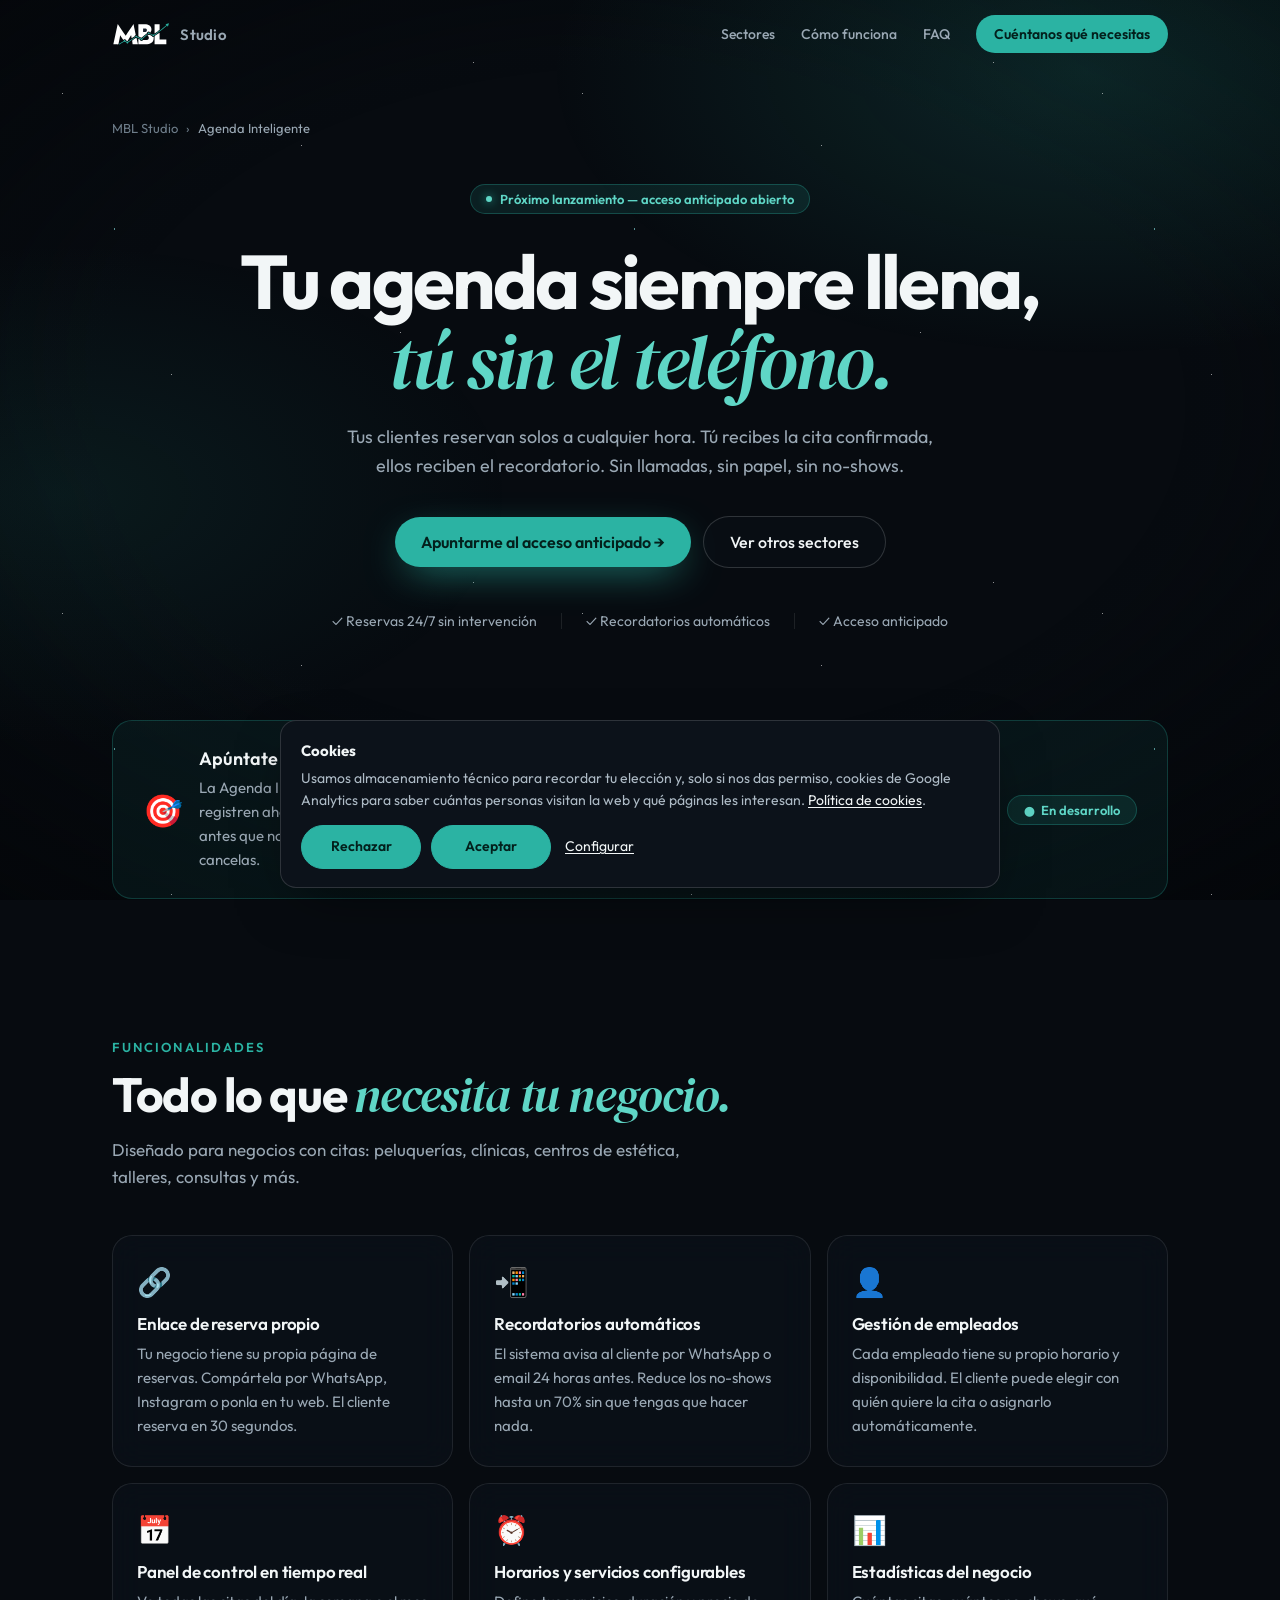
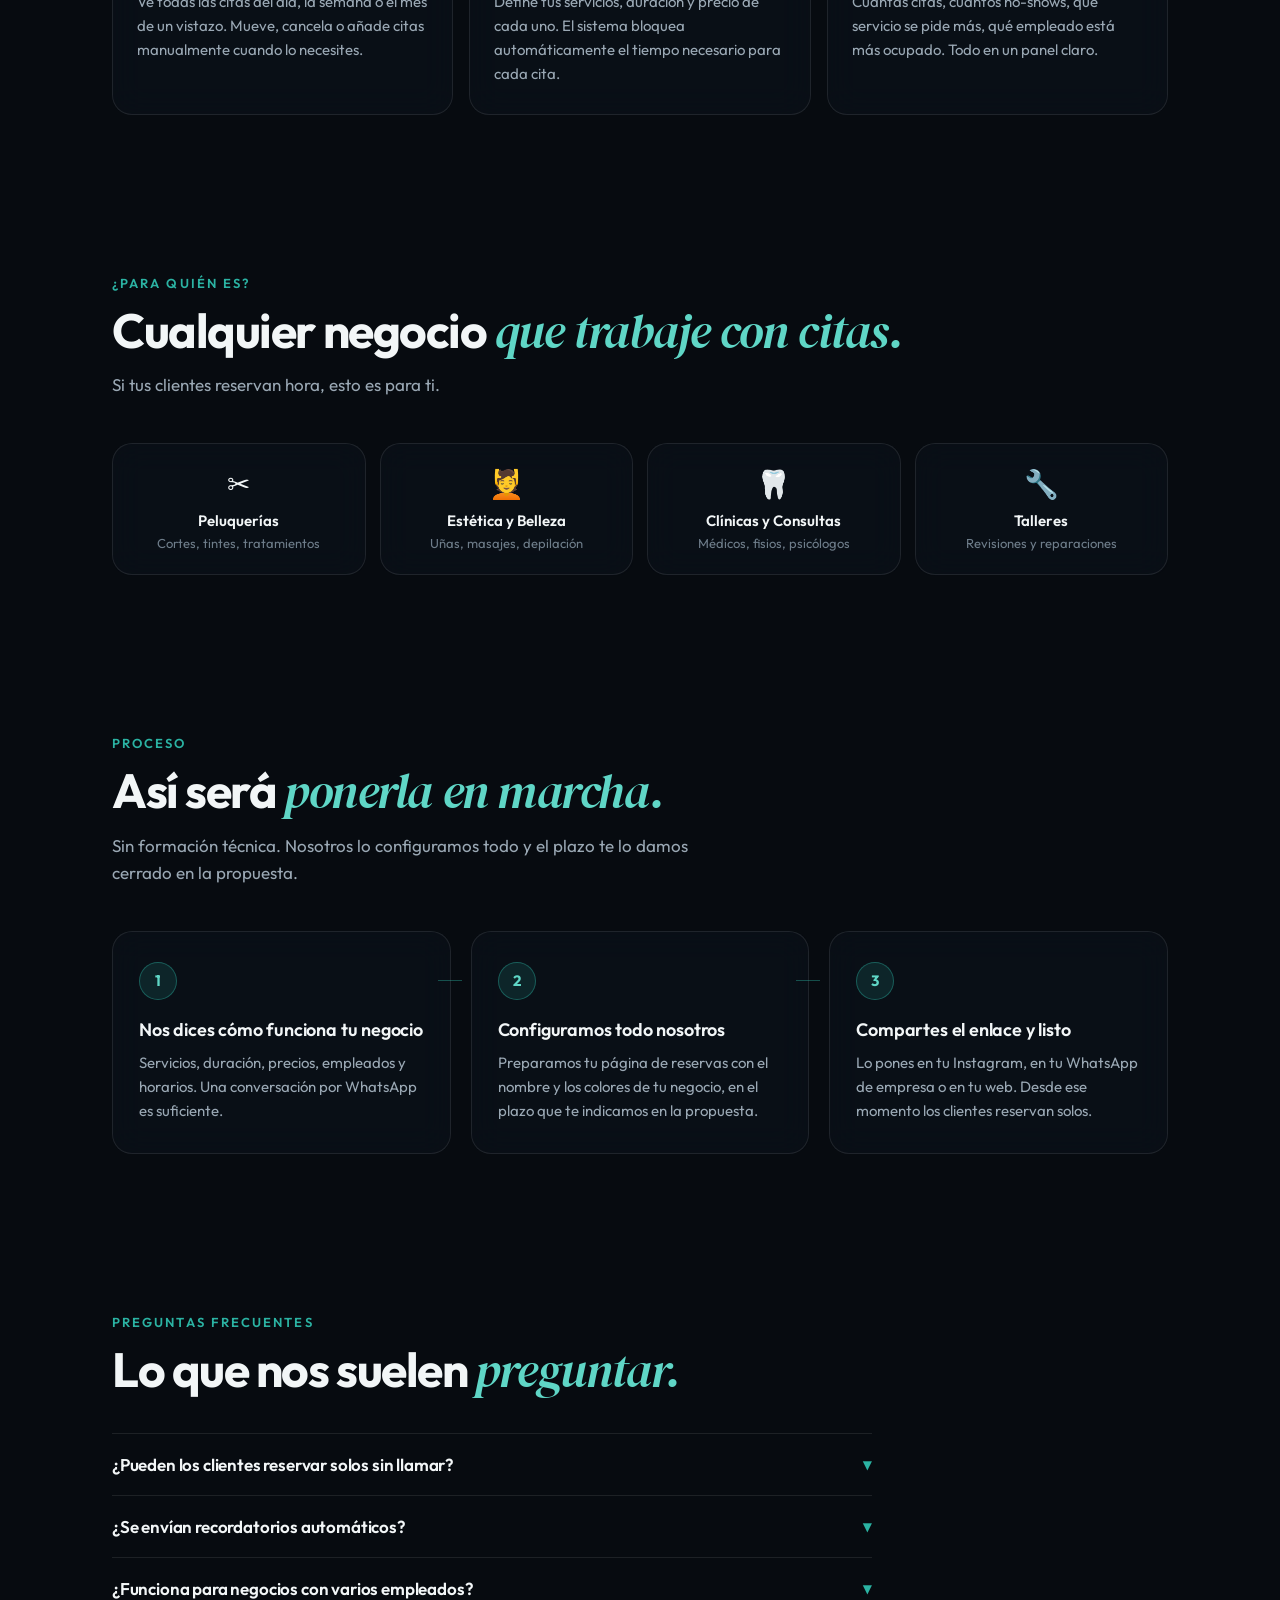
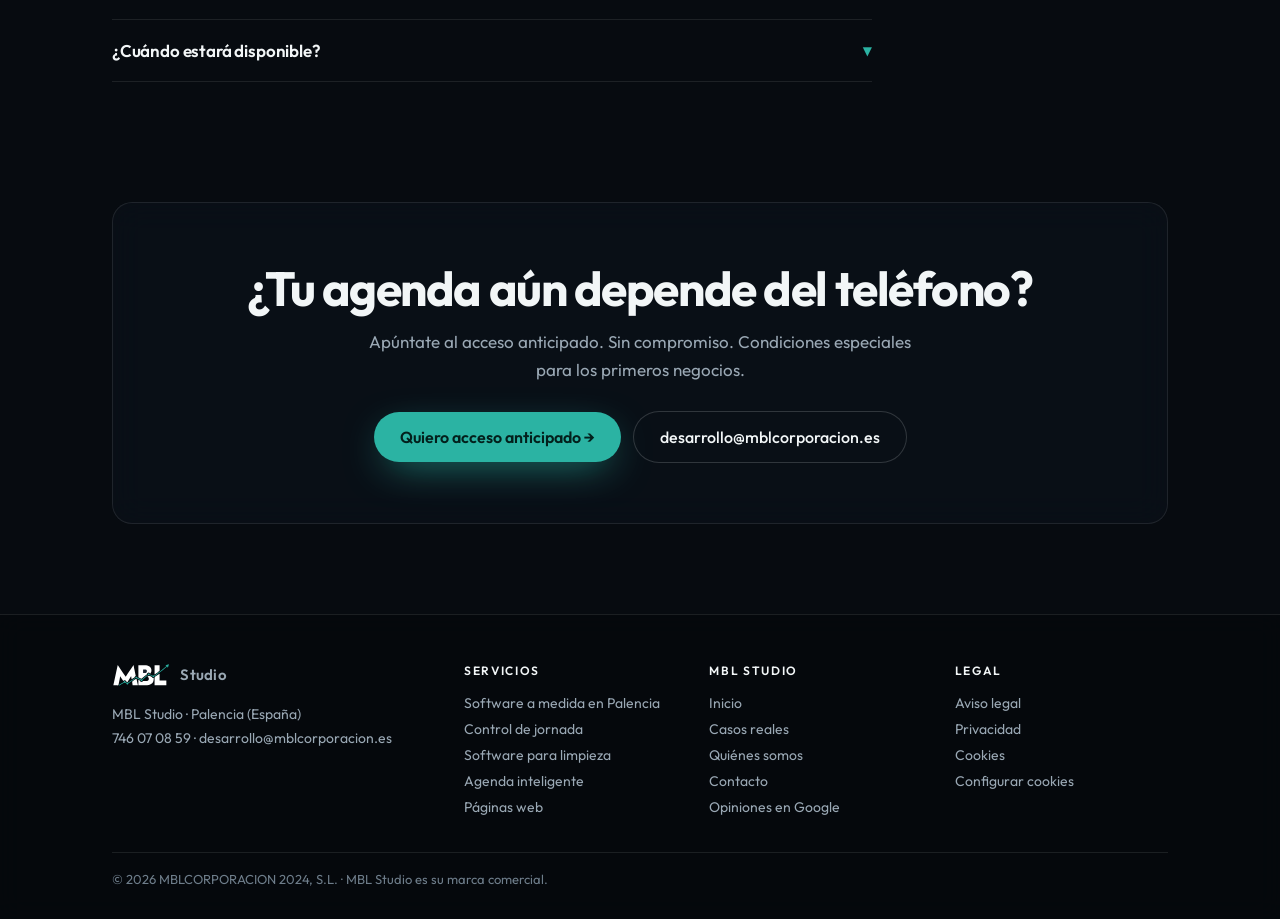
<file: agenda-inteligente/index.html>
<!DOCTYPE html>
<html lang="es">
<head>
  <meta charset="UTF-8" />
  <meta name="viewport" content="width=device-width, initial-scale=1.0" />
  <title>Agenda Inteligente para Empresas | MBL Studio</title>
  <meta name="description" content="Software de agenda de citas para empresas: reservas online 24/7, recordatorios automáticos, sin llamadas ni papel. Acceso anticipado disponible. MBL Studio." />
  <link rel="canonical" href="https://mblcorporacion.es/agenda-inteligente/" />
  <link rel="icon" type="image/svg+xml" href="/favicon.svg" />
  <link rel="icon" type="image/png" sizes="48x48" href="/favicon-48.png" />
  <link rel="apple-touch-icon" href="/apple-touch-icon.png" />
  <link rel="preconnect" href="https://fonts.googleapis.com">
  <link rel="preconnect" href="https://fonts.gstatic.com" crossorigin>
  <link href="https://fonts.googleapis.com/css2?family=Outfit:wght@300;400;500;600;700;800;900&family=DM+Serif+Display:ital@0;1&display=swap" rel="stylesheet">
  <!-- Open Graph -->
  <meta property="og:type" content="website" />
  <meta property="og:url" content="https://mblcorporacion.es/agenda-inteligente/" />
  <meta property="og:title" content="Agenda Inteligente para Empresas | MBL Studio" />
  <meta property="og:description" content="Reservas online 24/7, recordatorios automáticos, sin llamadas ni papel. Acceso anticipado disponible." />
  <meta property="og:image" content="https://mblcorporacion.es/og-image.png" />
  <meta property="og:locale" content="es_ES" />
  <meta property="og:site_name" content="MBL Studio" />
  <!-- Twitter Card -->
  <meta name="twitter:card" content="summary_large_image" />
  <meta name="twitter:title" content="Agenda Inteligente | MBL Studio" />
  <meta name="twitter:description" content="Reservas online 24/7 para tu negocio. Sin llamadas ni papel." />
  <meta name="twitter:image" content="https://mblcorporacion.es/og-image.png" />
  <!-- Schema.org -->
  <script type="application/ld+json">
  {
    "@context": "https://schema.org",
    "@type": "Service",
    "name": "Agenda Inteligente MBL Studio",
    "description": "Software de gestión de citas y reservas online para pequeñas y medianas empresas. Reservas 24/7, recordatorios automáticos, gestión de empleados y horarios.",
    "provider": { "@id": "https://mblcorporacion.es/#organizacion", "name": "MBL Studio" },
    "areaServed": { "@type": "Country", "name": "España" }
  }
  </script>
  <script type="application/ld+json">
  {
    "@context": "https://schema.org",
    "@type": "BreadcrumbList",
    "itemListElement": [
      { "@type": "ListItem", "position": 1, "name": "MBL Studio", "item": "https://mblcorporacion.es/" },
      { "@type": "ListItem", "position": 2, "name": "Agenda Inteligente", "item": "https://mblcorporacion.es/agenda-inteligente/" }
    ]
  }
  </script>
  <script type="application/ld+json">
  {
    "@context": "https://schema.org",
    "@type": "FAQPage",
    "mainEntity": [
      {
        "@type": "Question",
        "name": "¿Pueden los clientes reservar cita solos sin llamar?",
        "acceptedAnswer": { "@type": "Answer", "text": "Sí. Cada negocio tiene su propio enlace de reserva que puedes compartir por WhatsApp, Instagram o tu web. El cliente elige el servicio, el empleado y el horario disponible, y confirma en un clic. Sin llamadas, sin papel." }
      },
      {
        "@type": "Question",
        "name": "¿Se envían recordatorios automáticos?",
        "acceptedAnswer": { "@type": "Answer", "text": "Sí. El sistema envía recordatorios automáticos por WhatsApp o email antes de cada cita para reducir los no-shows. Tú decides cuándo y cómo." }
      },
      {
        "@type": "Question",
        "name": "¿Funciona para negocios con varios empleados?",
        "acceptedAnswer": { "@type": "Answer", "text": "Sí. Cada empleado tiene su propio calendario y disponibilidad. El cliente puede elegir con quién quiere la cita o dejarlo al azar." }
      },
      {
        "@type": "Question",
        "name": "¿Cuándo estará disponible?",
        "acceptedAnswer": { "@type": "Answer", "text": "La Agenda Inteligente está en desarrollo activo. Los negocios que se apunten ahora a la lista de acceso anticipado tendrán condiciones especiales de lanzamiento y acceso antes que nadie." }
      }
    ]
  }
  </script>
  <!-- Cookie consent: loads Google Analytics only after the visitor accepts -->
  <script src="/assets/consent.js" defer></script>
  <style>
    :root {
      --bg: #070B10; --ink: #F2F6F7; --muted: #9AA8B4; --soft: #6E7D8A; --teal: #2BB3A3; --teal-2: #5FD6C6;
      --glass: rgba(12, 18, 26, .62); --line: rgba(255, 255, 255, .09); --radius: 20px; --radius2: 24px;
      --font: 'Outfit', system-ui, sans-serif; --serif: 'DM Serif Display', Georgia, serif;
    }
    *, *::before, *::after { box-sizing: border-box; margin: 0; padding: 0; }
    html { scroll-behavior: smooth; scroll-padding-top: 90px; }
    body { background: var(--bg); color: var(--ink); font-family: var(--font); -webkit-font-smoothing: antialiased; overflow-x: hidden; }
    a { color: inherit; }
    em { font-family: var(--serif); font-style: italic; font-weight: 400; color: var(--teal-2); }
    .container { max-width: 1120px; margin: 0 auto; padding: 0 clamp(16px, 4vw, 32px); }

    /* Space background: soft teal glows and a few stars, fixed behind the page (same as the home) */
    .space { position: fixed; inset: 0; z-index: 0; pointer-events: none;
      background:
        radial-gradient(ellipse 60% 45% at 85% 8%, rgba(43, 179, 163, .16), transparent 70%),
        radial-gradient(ellipse 50% 40% at 5% 55%, rgba(43, 179, 163, .09), transparent 70%),
        radial-gradient(ellipse 85% 75% at 50% 45%, transparent 50%, rgba(3, 5, 8, .85) 100%); }
    .space::before { content: ""; position: absolute; inset: 0; opacity: .55;
      background-image:
        radial-gradient(1px 1px at 12% 18%, #fff 50%, transparent 51%), radial-gradient(1px 1px at 33% 72%, #fff 50%, transparent 51%),
        radial-gradient(1px 1px at 58% 28%, #fff 50%, transparent 51%), radial-gradient(1px 1px at 77% 64%, #fff 50%, transparent 51%),
        radial-gradient(1px 1px at 91% 12%, #fff 50%, transparent 51%), radial-gradient(1px 1px at 46% 90%, #9ff 50%, transparent 51%),
        radial-gradient(1.5px 1.5px at 22% 44%, #9ff 50%, transparent 51%), radial-gradient(1px 1px at 68% 84%, #fff 50%, transparent 51%);
      background-size: 520px 520px; }
    .breadcrumb, .hero, section, .cta-final, footer { position: relative; z-index: 1; }

    /* REVEAL */
    .reveal { opacity: 0; transform: translateY(26px); transition: opacity .8s cubic-bezier(.2, .7, .2, 1), transform .8s cubic-bezier(.2, .7, .2, 1); }
    .reveal.visible { opacity: 1; transform: none; }
    .reveal-delay-1 { transition-delay: .08s; } .reveal-delay-2 { transition-delay: .16s; } .reveal-delay-3 { transition-delay: .24s; }

    /* HEADER (same as the home) */
    header { position: fixed; top: 0; left: 0; right: 0; z-index: 10; transition: background .3s, border-color .3s; border-bottom: 1px solid transparent; }
    header.scrolled { background: rgba(7, 11, 16, .72); backdrop-filter: blur(14px); -webkit-backdrop-filter: blur(14px); border-color: var(--line); }
    .nav-inner { display: flex; align-items: center; justify-content: space-between; height: 68px; }
    .brand { display: flex; align-items: center; gap: 10px; text-decoration: none; }
    .brand-logo svg { height: 24px; width: auto; display: block; }
    .brand-name { font-weight: 600; font-size: 15px; color: var(--muted); letter-spacing: .02em; }
    nav { display: flex; align-items: center; gap: 26px; }
    .nav-link { color: var(--muted); text-decoration: none; font-size: 14px; font-weight: 500; transition: color .2s; }
    .nav-link:hover { color: var(--ink); }
    .nav-cta { background: var(--teal); color: #03201C; font: 600 14px var(--font); padding: 10px 18px; border-radius: 999px; text-decoration: none; white-space: nowrap; transition: transform .2s, box-shadow .2s; }
    .nav-cta:hover { transform: translateY(-1px); box-shadow: 0 8px 28px -8px rgba(43, 179, 163, .8); }

    /* BREADCRUMB */
    .breadcrumb { padding: 120px 0 0; }
    .breadcrumb-inner { display: flex; flex-wrap: wrap; align-items: center; gap: 8px; font-size: 13px; color: var(--soft); }
    .breadcrumb-inner a { color: var(--soft); text-decoration: none; }
    .breadcrumb-inner a:hover { color: var(--teal-2); }
    .breadcrumb-current { color: var(--muted); }

    /* HERO */
    .hero { padding: 48px 0 90px; }
    .hero-content { text-align: center; }
    .hero-badge { display: inline-flex; align-items: center; gap: 8px; color: var(--teal-2); font-size: 13px; font-weight: 600; background: rgba(43, 179, 163, .12); border: 1px solid rgba(43, 179, 163, .3); padding: 6px 15px; border-radius: 999px; margin-bottom: 28px; opacity: 0; transform: translateY(12px); animation: fadeUp .6s .1s ease forwards; }
    .badge-dot { width: 6px; height: 6px; border-radius: 50%; background: var(--teal-2); box-shadow: 0 0 10px var(--teal); animation: blink 2s ease infinite; }
    @keyframes blink { 0%, 100% { opacity: 1 } 50% { opacity: .4 } }
    .hero-title { font-size: clamp(40px, 6vw, 76px); font-weight: 700; letter-spacing: -.035em; line-height: 1.04; margin-bottom: 22px; opacity: 0; transform: translateY(20px); animation: fadeUp .7s .2s ease forwards; }
    .hero-sub { font-size: clamp(17px, 1.4vw, 20px); color: var(--muted); max-width: 34em; margin: 0 auto 36px; line-height: 1.6; opacity: 0; transform: translateY(20px); animation: fadeUp .7s .3s ease forwards; }
    .hero-actions { display: flex; align-items: center; justify-content: center; gap: 12px; flex-wrap: wrap; opacity: 0; transform: translateY(20px); animation: fadeUp .7s .4s ease forwards; }
    @keyframes fadeUp { to { opacity: 1; transform: translateY(0); } }
    .hero-proof { margin-top: 44px; display: flex; align-items: center; justify-content: center; gap: 14px 24px; flex-wrap: wrap; opacity: 0; animation: fadeUp .7s .6s ease forwards; }
    .proof-item { display: flex; align-items: center; gap: 7px; font-size: 14px; color: var(--muted); }
    .proof-div { width: 1px; height: 16px; background: var(--line); }

    /* BUTTONS (same as the home) */
    .btn-primary, .btn-secondary, .btn-white, .btn-ghost { display: inline-flex; align-items: center; justify-content: center; gap: 8px; font: 600 16px var(--font); padding: 15px 26px; border-radius: 999px; border: 0; cursor: pointer; text-decoration: none; transition: transform .2s, box-shadow .2s, border-color .2s; }
    .btn-primary, .btn-white { background: var(--teal); color: #03201C; box-shadow: 0 12px 40px -12px rgba(43, 179, 163, .8); }
    .btn-primary:hover, .btn-white:hover { transform: translateY(-2px); box-shadow: 0 16px 50px -10px rgba(43, 179, 163, .95); }
    .btn-secondary, .btn-ghost { color: var(--ink); font-weight: 500; border: 1px solid rgba(255, 255, 255, .16); background: rgba(12, 18, 26, .4); }
    .btn-secondary:hover, .btn-ghost:hover { border-color: rgba(255, 255, 255, .4); }

    /* SECTIONS */
    section { padding: 80px 0; }
    .section-label { color: var(--teal); font-weight: 600; font-size: 13px; letter-spacing: .16em; text-transform: uppercase; margin-bottom: 14px; }
    .section-title { font-size: clamp(30px, 4vw, 48px); font-weight: 700; letter-spacing: -.03em; line-height: 1.08; margin-bottom: 14px; }
    .section-sub { font-size: 17px; color: var(--muted); line-height: 1.6; max-width: 34em; margin-bottom: 44px; }

    /* Glass cards */
    .glass, .funcion-card, .step-card, .sector-card, .precio-card, .stat-card, .camino-card, .extra-card { background: var(--glass); border: 1px solid var(--line); border-radius: var(--radius); backdrop-filter: blur(16px) saturate(120%); -webkit-backdrop-filter: blur(16px) saturate(120%); }

    /* FEATURES */
    .funciones-grid { display: grid; grid-template-columns: repeat(3, 1fr); gap: 16px; }
    .funcion-card { padding: 28px 24px; transition: transform .25s, border-color .25s; }
    .funcion-card:hover { transform: translateY(-4px); border-color: rgba(43, 179, 163, .4); }
    .funcion-icon { font-size: 28px; margin-bottom: 14px; display: block; }
    .funcion-card h3 { font-size: 17px; font-weight: 600; letter-spacing: -.01em; margin-bottom: 8px; }
    .funcion-card p { font-size: 15px; color: var(--muted); line-height: 1.6; }

    /* HOW IT WORKS */
    .steps-grid { display: grid; grid-template-columns: repeat(3, 1fr); gap: 20px; }
    .step-card { padding: 30px 26px; position: relative; }
    .step-num { width: 38px; height: 38px; border-radius: 50%; color: var(--teal-2); background: rgba(43, 179, 163, .14); border: 1px solid rgba(43, 179, 163, .4); font-size: 15px; font-weight: 700; display: flex; align-items: center; justify-content: center; margin-bottom: 18px; }
    .step-card h3 { font-size: 18px; font-weight: 600; margin-bottom: 10px; letter-spacing: -.01em; }
    .step-card p { font-size: 15px; color: var(--muted); line-height: 1.6; }
    .step-connector { position: absolute; top: 48px; right: -12px; width: 24px; height: 1px; background: rgba(43, 179, 163, .4); z-index: 1; }

    /* FAQ */
    .faq-list { display: flex; flex-direction: column; max-width: 760px; border-top: 1px solid var(--line); }
    .faq-item { border-bottom: 1px solid var(--line); }
    .faq-q { display: flex; justify-content: space-between; align-items: center; padding: 20px 0; cursor: pointer; gap: 16px; }
    .faq-q h3 { font-size: 17px; font-weight: 600; letter-spacing: -.01em; transition: color .2s; }
    .faq-q:hover h3 { color: var(--teal-2); }
    .faq-chevron { font-size: 12px; color: var(--teal); flex-shrink: 0; transition: transform .2s; }
    .faq-item.open .faq-chevron { transform: rotate(180deg); }
    .faq-a { font-size: 15px; color: var(--muted); line-height: 1.7; max-height: 0; overflow: hidden; transition: max-height .3s ease, padding .3s; }
    .faq-item.open .faq-a { max-height: 320px; padding-bottom: 20px; }

    /* CTA (glass card, same as the home) */
    .cta-final { padding: 40px 0 90px; }
    .cta-card { text-align: center; padding: clamp(36px, 5vw, 60px) clamp(22px, 4vw, 48px); }
    .cta-final h2 { font-size: clamp(30px, 4vw, 48px); font-weight: 700; letter-spacing: -.03em; line-height: 1.08; margin-bottom: 14px; }
    .cta-final p { color: var(--muted); font-size: 17px; line-height: 1.6; max-width: 32em; margin: 0 auto 28px; }
    .cta-row { display: flex; align-items: center; justify-content: center; gap: 12px; flex-wrap: wrap; }

    /* FOOTER (same as the home) */
    footer { padding: 48px 0 32px; border-top: 1px solid var(--line); background: rgba(5, 8, 12, .7); backdrop-filter: blur(12px); -webkit-backdrop-filter: blur(12px); }
    .footer-grid { display: grid; grid-template-columns: 1.5fr 1fr 1fr 1fr; gap: 32px; }
    .footer-nap { font-style: normal; color: var(--muted); font-size: 14px; line-height: 1.7; margin-top: 16px; }
    .footer-nap a, .footer-col a { color: var(--muted); text-decoration: none; }
    .footer-title { color: var(--ink); font-weight: 600; font-size: 12px; letter-spacing: .14em; text-transform: uppercase; margin-bottom: 12px; }
    .footer-col a { display: block; font-size: 14px; padding: 4px 0; }
    .footer-nap a:hover, .footer-col a:hover { color: var(--ink); }
    .footer-bottom { color: var(--soft); font-size: 13px; margin-top: 32px; padding-top: 18px; border-top: 1px solid var(--line); }

    /* EARLY ACCESS BANNER */
    .early-banner { background: rgba(43, 179, 163, .07); border: 1px solid rgba(43, 179, 163, .25); border-radius: var(--radius); padding: 26px 30px; display: flex; align-items: center; justify-content: space-between; gap: 20px; flex-wrap: wrap; }
    .early-left { display: flex; align-items: center; gap: 16px; }
    .early-icon { font-size: 32px; flex-shrink: 0; }
    .early-text h3 { font-size: 18px; font-weight: 600; color: var(--ink); margin-bottom: 6px; }
    .early-text p { font-size: 15px; color: var(--muted); line-height: 1.6; max-width: 50ch; }
    .early-text p strong { color: var(--ink); font-weight: 600; }
    .early-pill { display: flex; align-items: center; gap: 6px; background: rgba(43, 179, 163, .12); border: 1px solid rgba(43, 179, 163, .3); border-radius: 999px; padding: 6px 16px; font-size: 13px; font-weight: 600; color: var(--teal-2); white-space: nowrap; }

    /* SECTORS */
    .sectores-grid { display: grid; grid-template-columns: repeat(4, 1fr); gap: 14px; }
    .sector-card { padding: 22px 18px; text-align: center; transition: transform .25s, border-color .25s; }
    .sector-card:hover { transform: translateY(-3px); border-color: rgba(43, 179, 163, .45); }
    .sector-emoji { font-size: 28px; margin-bottom: 10px; display: block; }
    .sector-name { font-size: 15px; font-weight: 600; margin-bottom: 4px; }
    .sector-desc { font-size: 13px; color: var(--soft); line-height: 1.45; }

    @media (max-width: 760px) {
      .nav-link { display: none; }
      .breadcrumb { padding-top: 96px; }
      .hero { padding: 36px 0 64px; }
      section { padding: 56px 0; }
      .funciones-grid, .steps-grid { grid-template-columns: 1fr; }
      .step-connector { display: none; }
      .proof-div { display: none; } .hero-proof { gap: 10px 18px; }
      .sectores-grid { grid-template-columns: repeat(2, 1fr); } .early-banner { padding: 22px 20px; } .early-left { flex-direction: column; align-items: flex-start; }
      .footer-grid { grid-template-columns: 1fr 1fr; } .footer-about { grid-column: 1 / -1; }
    }
    @media (prefers-reduced-motion: reduce) {
      .reveal { opacity: 1; transform: none; transition: none; }
      .hero-badge, .hero-title, .hero-sub, .hero-actions, .hero-proof { animation: none; opacity: 1; transform: none; }
      html { scroll-behavior: auto; }
    }
    @media (max-width: 380px) { header .brand-name { display: none; } }   /* small phones: room for the header button */
  </style>
</head>
<body>
  <template id="logo-flat">
<svg xmlns="http://www.w3.org/2000/svg" viewBox="146 669 1748 720"><path transform="translate(0,0)" fill="#FFFFFF" d="M 317.549 728.538 C 320.137 730.715 335.297 753.968 338.298 758.431 L 387.512 831.441 C 443.695 914.794 502.326 998.227 557.719 1081.88 C 595.641 1025.55 633.079 968.885 670.031 911.908 C 687.304 885.744 705.41 859.296 723.099 833.349 C 746.247 799.396 769.577 762.195 793.578 729.151 C 795.287 743.947 799.286 763.363 802.035 778.3 C 807.042 806.438 812.461 834.501 818.292 862.48 L 858.501 1057.11 C 836.728 1066.08 827.584 1075.46 825.517 1099.5 C 803.991 1116.1 758.661 1143.42 734.681 1158.05 L 720.785 1064.11 C 718.135 1067.71 715.419 1071.79 712.844 1075.49 L 607.855 1243.26 C 596.48 1238.28 582.928 1230.96 571.153 1225.44 C 567.413 1216.93 563.953 1210.47 557.303 1203.86 C 548.059 1194.53 535.407 1189.38 522.273 1189.59 C 504.937 1189.98 494.334 1198.44 483.067 1210.04 C 475.05 1199.36 467.062 1185.63 459.88 1174.19 C 446.131 1152.33 432.508 1130.38 419.011 1108.36 C 411.539 1096.25 401.765 1079.58 392.947 1068.76 C 387.032 1091.33 381.861 1123.01 377.095 1146.79 L 352.274 1266.21 C 347.193 1290.87 343.005 1315.41 337.218 1339.93 C 321.453 1340.7 300.28 1340.07 284.176 1340.04 L 186.484 1340.07 L 317.549 728.538 z"/>
<path transform="translate(0,0)" fill="#FFFFFF" d="M 937.249 736.844 L 1073.4 736.899 C 1092.35 736.883 1111.44 736.858 1130.38 736.869 C 1232.82 736.934 1336.27 783.304 1329.27 901.532 C 1327.59 934.771 1312.7 965.961 1287.91 988.166 C 1275.17 966.165 1258.57 952.547 1230.89 958.79 C 1215.89 962.172 1207.22 972.015 1199.65 984.729 C 1196.75 991.26 1195.58 995.874 1194.97 1002.95 C 1182.82 1012.31 1169.59 1024.2 1157.64 1034.11 C 1114.54 1069.84 1073.67 1107.85 1031.41 1144.68 C 1022.3 1139.41 1002.35 1131.07 992.052 1126.35 C 973.768 1117.83 955.649 1108.97 937.704 1099.76 L 937.249 736.844 z"/>
<path transform="translate(0,0)" fill="#1B2430" d="M 1083.37 862.501 C 1112.07 862.045 1163.27 856.11 1183.14 881.252 C 1201.7 904.738 1198.19 938.209 1174.56 957.831 C 1155.65 972.443 1138.7 971.324 1116.24 971.258 L 1079.51 971.086 C 1079.16 959.642 1078.34 868.206 1080.15 863.288 L 1083.37 862.501 z"/>
<path transform="translate(0,0)" fill="#FFFFFF" d="M 1572.06 988.782 L 1572.86 989.474 C 1574.38 994.735 1573.4 1032.47 1573.43 1039.89 L 1573.95 1197.19 C 1640.92 1198.07 1709.53 1197.34 1776.6 1197.24 C 1775.84 1243.83 1776.71 1293.1 1776.82 1339.91 L 1630.5 1340 L 1423.02 1339.91 L 1423.09 1106.61 C 1430.4 1097.39 1431.65 1096.29 1434.27 1084.97 C 1480.51 1053.12 1526.87 1022.09 1572.06 988.782 z"/>
<path transform="translate(0,0)" fill="#FFFFFF" d="M 1262.1 1051.18 C 1267.04 1050.72 1332.85 1081.56 1341.22 1085.49 C 1352.18 1109.63 1369.24 1123.61 1397.21 1120.25 L 1397.35 1135.65 C 1397.6 1187.88 1391.1 1240.26 1351.44 1278.8 C 1282.32 1345.94 1190.89 1340.04 1102.77 1340.01 L 968.5 1340.08 L 937.745 1340.2 L 937.005 1173.92 L 987.68 1198.13 C 997.439 1246.04 1057.01 1249.68 1076.87 1206.54 C 1096.02 1205.22 1131.85 1205.16 1152.58 1206.32 C 1205.38 1209.29 1267.15 1190.06 1249.64 1123.03 C 1243.5 1099.53 1229.76 1091.17 1208.64 1079.63 L 1238.25 1055.36 C 1247.86 1054.99 1253.11 1054.32 1262.1 1051.18 z"/>
<path transform="translate(0,0)" fill="#FFFFFF" d="M 1423.25 736.988 L 1573.93 737.064 L 1573.74 904.915 C 1557 919.785 1531.21 939.753 1513.02 952.176 C 1483.44 973.38 1453.19 992.791 1423.27 1013.48 L 1423.25 736.988 z"/>
<path transform="translate(0,0)" fill="#FFFFFF" d="M 877.397 1151.5 L 881.058 1151.14 C 881.564 1151.49 882.071 1151.84 882.578 1152.19 C 895.413 1202.41 910.776 1293.56 923.64 1339.96 L 797.5 1339.91 L 764.317 1339.93 C 761.816 1307.82 753.984 1260.74 749.688 1228.14 C 778.344 1205.55 831.324 1172.09 864.119 1152.27 C 865.325 1151.55 875.134 1151.52 877.397 1151.5 z"/>
<path transform="translate(0,0)" fill="#2BB3A3" d="M 1851.02 709.159 C 1853.02 708.754 1852.01 708.685 1854.06 709.516 C 1854.03 718.202 1827.25 801.011 1823.43 813.059 C 1816.95 804.332 1807.3 786.324 1799.75 775.194 C 1775.11 793.797 1750.51 815.63 1726.75 835.65 C 1692.92 863.935 1658.92 892.003 1624.73 919.852 C 1578.45 957.279 1527.85 992.64 1478.93 1026.39 C 1458.42 1040.55 1437.16 1056.54 1416.67 1070.14 L 1415.72 1073.63 C 1407.2 1105.48 1367.92 1106.97 1361.96 1070.92 C 1352.59 1065.61 1337.5 1059.28 1327.41 1054.76 C 1305.39 1045.1 1283.49 1035.17 1261.72 1024.97 C 1249.66 1031.63 1241.12 1034.07 1228.6 1027.1 C 1217.64 1018.96 1213.35 1005.63 1220.66 993.466 C 1224.38 987.304 1230.42 982.889 1237.42 981.205 C 1255.24 976.88 1265.89 989.524 1269.6 1005.54 C 1301.18 1020.57 1340.09 1036.6 1372.6 1050.8 C 1383.86 1044.15 1394.42 1045.21 1405.03 1052.14 C 1422.85 1043.61 1438.62 1030.38 1454.96 1019.42 C 1571.2 941.441 1675.7 849.151 1783.86 760.704 C 1772.88 751.787 1761.96 742.799 1751.1 733.742 C 1784.48 725.218 1817.53 718.082 1851.02 709.159 z"/>
<path transform="translate(0,0)" fill="#2BB3A3" d="M 829.544 1124.99 C 831.803 1126.56 835.552 1133.36 843.187 1138.94 C 773.226 1182.64 700.153 1234.48 631.968 1281.68 C 632.943 1298.34 626.987 1310.94 609.09 1312.36 C 590.647 1313.82 581.335 1299.25 580.997 1282.91 L 540.127 1258.59 C 528.974 1266.55 519.646 1266.19 509.031 1257.99 C 492.907 1266.55 470.054 1281.83 454.164 1291.78 C 428.284 1307.97 400.856 1324.7 375.503 1341.57 C 359.737 1348.51 352.763 1329.68 362.212 1323.39 C 395.332 1301.3 430.295 1280.96 464.569 1260.59 C 475.365 1254.17 488.474 1247.73 497.53 1239.1 C 498.931 1232.07 499.564 1227.32 504.422 1221.51 C 513.606 1210.53 532.21 1209.25 542.415 1219.55 C 548.564 1225.76 549.143 1230.51 549.05 1238.98 C 562.635 1245.52 579.705 1256.11 593.695 1263.54 C 603.579 1261.26 610.113 1261.09 619.531 1264.8 C 651.959 1244.91 682.506 1217.96 714.492 1198.02 C 751.087 1175.21 791.14 1143.97 829.544 1124.99 z"/>
<path transform="translate(0,0)" fill="#2BB3A3" d="M 1201.38 1026.75 C 1204.55 1027.76 1211.21 1037.09 1215.98 1041.5 C 1201.97 1056.48 1176.96 1076.01 1160.71 1090.34 L 1058.78 1181.61 C 1059.23 1191.57 1060.12 1198.57 1052.63 1206.67 C 1047.79 1211.81 1041.08 1214.79 1034.02 1214.93 C 1027.2 1215.13 1020.62 1212.45 1015.88 1207.55 C 1009.13 1200.61 1008.02 1193.39 1008.37 1184.23 C 967.752 1163.43 928.751 1146.16 888.095 1123.86 C 879.169 1129.07 876.173 1130.87 866.138 1129.29 C 827.186 1114.81 849.87 1064.52 885.704 1082.88 C 896.487 1087.21 892.387 1102.14 899.977 1106.19 C 939.377 1127.22 981.147 1144.64 1020.54 1165.69 C 1030.66 1162.58 1033.97 1161.87 1043.68 1165.61 C 1064.12 1146.03 1088.17 1125.85 1109.34 1106.75 C 1139.42 1079.61 1169.88 1052.18 1201.38 1026.75 z"/></svg>
  </template>
  <div class="space" aria-hidden="true"></div>

  <header id="top">
    <div class="container">
      <div class="nav-inner">
        <a class="brand" href="/" aria-label="MBL Studio">
          <span class="brand-logo" data-logo></span>
          <span class="brand-name">Studio</span>
        </a>
        <nav>
          <a class="nav-link" href="/#sectores">Sectores</a>
          <a class="nav-link" href="/#como">Cómo funciona</a>
          <a class="nav-link" href="/#faq">FAQ</a>
          <a class="nav-cta" href="/diagnostico/">Cuéntanos qué necesitas</a>
        </nav>
      </div>
    </div>
  </header>

<div class="breadcrumb">
  <div class="container">
    <div class="breadcrumb-inner">
      <a href="/">MBL Studio</a>
      <span class="breadcrumb-sep">›</span>
      <span class="breadcrumb-current">Agenda Inteligente</span>
    </div>
  </div>
</div>

<div class="hero">
  <div class="container">
    <div class="hero-content">
      <div class="hero-badge">
        <div class="badge-dot"></div>
        Próximo lanzamiento — acceso anticipado abierto
      </div>
      <h1 class="hero-title">
        Tu agenda siempre llena,<br><em>tú sin el teléfono.</em>
      </h1>
      <p class="hero-sub">
        Tus clientes reservan solos a cualquier hora. Tú recibes la cita confirmada, ellos reciben el recordatorio. Sin llamadas, sin papel, sin no-shows.
      </p>
      <div class="hero-actions">
        <a class="btn-primary" href="/diagnostico/">Apuntarme al acceso anticipado →</a>
        <a class="btn-secondary" href="/#sectores">Ver otros sectores</a>
      </div>
      <div class="hero-proof">
        <div class="proof-item">✓ Reservas 24/7 sin intervención</div>
        <div class="proof-div"></div>
        <div class="proof-item">✓ Recordatorios automáticos</div>
        <div class="proof-div"></div>
        <div class="proof-item">✓ Acceso anticipado</div>
      </div>
    </div>
  </div>
</div>

<!-- EARLY ACCESS -->
<section style="padding: 0 0 60px;">
  <div class="container">
    <div class="early-banner reveal">
      <div class="early-left">
        <div class="early-icon">🎯</div>
        <div class="early-text">
          <h3>Apúntate ahora al acceso anticipado</h3>
          <p>La Agenda Inteligente está en desarrollo activo. Los negocios que se registren ahora tendrán <strong>condiciones especiales de lanzamiento</strong> y acceso antes que nadie. Sin compromiso — si cuando salga no te convence, cancelas.</p>
        </div>
      </div>
      <div class="early-pill">
        <span>●</span> En desarrollo
      </div>
    </div>
  </div>
</section>

<!-- FUNCIONALIDADES -->
<section class="funciones">
  <div class="container">
    <div class="section-label">Funcionalidades</div>
    <h2 class="section-title">Todo lo que <em>necesita tu negocio.</em></h2>
    <p class="section-sub">Diseñado para negocios con citas: peluquerías, clínicas, centros de estética, talleres, consultas y más.</p>
    <div class="funciones-grid">
      <div class="funcion-card reveal">
        <span class="funcion-icon">🔗</span>
        <h3>Enlace de reserva propio</h3>
        <p>Tu negocio tiene su propia página de reservas. Compártela por WhatsApp, Instagram o ponla en tu web. El cliente reserva en 30 segundos.</p>
      </div>
      <div class="funcion-card reveal reveal-delay-1">
        <span class="funcion-icon">📲</span>
        <h3>Recordatorios automáticos</h3>
        <p>El sistema avisa al cliente por WhatsApp o email 24 horas antes. Reduce los no-shows hasta un 70% sin que tengas que hacer nada.</p>
      </div>
      <div class="funcion-card reveal reveal-delay-2">
        <span class="funcion-icon">👤</span>
        <h3>Gestión de empleados</h3>
        <p>Cada empleado tiene su propio horario y disponibilidad. El cliente puede elegir con quién quiere la cita o asignarlo automáticamente.</p>
      </div>
      <div class="funcion-card reveal">
        <span class="funcion-icon">📅</span>
        <h3>Panel de control en tiempo real</h3>
        <p>Ve todas las citas del día, la semana o el mes de un vistazo. Mueve, cancela o añade citas manualmente cuando lo necesites.</p>
      </div>
      <div class="funcion-card reveal reveal-delay-1">
        <span class="funcion-icon">⏰</span>
        <h3>Horarios y servicios configurables</h3>
        <p>Define tus servicios, duración y precio de cada uno. El sistema bloquea automáticamente el tiempo necesario para cada cita.</p>
      </div>
      <div class="funcion-card reveal reveal-delay-2">
        <span class="funcion-icon">📊</span>
        <h3>Estadísticas del negocio</h3>
        <p>Cuántas citas, cuántos no-shows, qué servicio se pide más, qué empleado está más ocupado. Todo en un panel claro.</p>
      </div>
    </div>
  </div>
</section>

<!-- SECTORES -->
<section class="sectores">
  <div class="container">
    <div class="section-label">¿Para quién es?</div>
    <h2 class="section-title">Cualquier negocio <em>que trabaje con citas.</em></h2>
    <p class="section-sub">Si tus clientes reservan hora, esto es para ti.</p>
    <div class="sectores-grid reveal">
      <div class="sector-card">
        <span class="sector-emoji">✂️</span>
        <div class="sector-name">Peluquerías</div>
        <div class="sector-desc">Cortes, tintes, tratamientos</div>
      </div>
      <div class="sector-card">
        <span class="sector-emoji">💆</span>
        <div class="sector-name">Estética y Belleza</div>
        <div class="sector-desc">Uñas, masajes, depilación</div>
      </div>
      <div class="sector-card">
        <span class="sector-emoji">🦷</span>
        <div class="sector-name">Clínicas y Consultas</div>
        <div class="sector-desc">Médicos, fisios, psicólogos</div>
      </div>
      <div class="sector-card">
        <span class="sector-emoji">🔧</span>
        <div class="sector-name">Talleres</div>
        <div class="sector-desc">Revisiones y reparaciones</div>
      </div>
    </div>
  </div>
</section>

<!-- CÓMO FUNCIONA -->
<section class="como">
  <div class="container">
    <div class="section-label">Proceso</div>
    <h2 class="section-title">Así será <em>ponerla en marcha.</em></h2>
    <p class="section-sub">Sin formación técnica. Nosotros lo configuramos todo y el plazo te lo damos cerrado en la propuesta.</p>
    <div class="steps-grid">
      <div class="step-card reveal">
        <div class="step-connector"></div>
        <div class="step-num">1</div>
        <h3>Nos dices cómo funciona tu negocio</h3>
        <p>Servicios, duración, precios, empleados y horarios. Una conversación por WhatsApp es suficiente.</p>
      </div>
      <div class="step-card reveal reveal-delay-1">
        <div class="step-connector"></div>
        <div class="step-num">2</div>
        <h3>Configuramos todo nosotros</h3>
        <p>Preparamos tu página de reservas con el nombre y los colores de tu negocio, en el plazo que te indicamos en la propuesta.</p>
      </div>
      <div class="step-card reveal reveal-delay-2">
        <div class="step-num">3</div>
        <h3>Compartes el enlace y listo</h3>
        <p>Lo pones en tu Instagram, en tu WhatsApp de empresa o en tu web. Desde ese momento los clientes reservan solos.</p>
      </div>
    </div>
  </div>
</section>

<!-- FAQ -->
<section class="faq">
  <div class="container">
    <div class="section-label">Preguntas frecuentes</div>
    <h2 class="section-title" style="margin-bottom:36px">Lo que nos suelen <em>preguntar.</em></h2>
    <div class="faq-list">
      <div class="faq-item">
        <div class="faq-q" onclick="toggleFaq(this)">
          <h3>¿Pueden los clientes reservar solos sin llamar?</h3>
          <span class="faq-chevron">▼</span>
        </div>
        <div class="faq-a">Sí. Cada negocio tiene su propio enlace de reserva que puedes compartir por WhatsApp, Instagram o tu web. El cliente elige el servicio, el empleado y el horario disponible, y confirma en un clic.</div>
      </div>
      <div class="faq-item">
        <div class="faq-q" onclick="toggleFaq(this)">
          <h3>¿Se envían recordatorios automáticos?</h3>
          <span class="faq-chevron">▼</span>
        </div>
        <div class="faq-a">Sí. El sistema envía recordatorios automáticos por WhatsApp o email antes de cada cita para reducir los no-shows. Tú decides cuándo y cómo.</div>
      </div>
      <div class="faq-item">
        <div class="faq-q" onclick="toggleFaq(this)">
          <h3>¿Funciona para negocios con varios empleados?</h3>
          <span class="faq-chevron">▼</span>
        </div>
        <div class="faq-a">Sí. Cada empleado tiene su propio calendario y disponibilidad. El cliente puede elegir con quién quiere la cita o dejarlo al sistema.</div>
      </div>
      <div class="faq-item">
        <div class="faq-q" onclick="toggleFaq(this)">
          <h3>¿Cuándo estará disponible?</h3>
          <span class="faq-chevron">▼</span>
        </div>
        <div class="faq-a">La Agenda Inteligente está en desarrollo activo. Los negocios que se apunten ahora tendrán condiciones especiales de lanzamiento y acceso antes que nadie.</div>
      </div>
    </div>
  </div>
</section>

<!-- CTA FINAL -->
<div class="cta-final">
  <div class="container">
    <div class="cta-card glass">
      <h2 class="reveal">¿Tu agenda aún depende del teléfono?</h2>
      <p class="reveal reveal-delay-1">Apúntate al acceso anticipado. Sin compromiso. Condiciones especiales para los primeros negocios.</p>
      <div class="cta-row reveal reveal-delay-2">
        <a class="btn-white" href="/diagnostico/">Quiero acceso anticipado →</a>
        <a class="btn-ghost" href="mailto:desarrollo@mblcorporacion.es">desarrollo@mblcorporacion.es</a>
      </div>
    </div>
  </div>
</div>

<footer>
  <div class="container">
    <div class="footer-grid">
      <div class="footer-about">
        <a class="brand" href="/" aria-label="MBL Studio"><span class="brand-logo" data-logo></span><span class="brand-name">Studio</span></a>
        <address class="footer-nap">MBL Studio · Palencia (España)<br><a href="tel:+34746070859">746 07 08 59</a> · <a href="mailto:desarrollo@mblcorporacion.es">desarrollo@mblcorporacion.es</a></address>
      </div>
      <div class="footer-col">
        <p class="footer-title">Servicios</p>
        <a href="/software-a-medida-palencia/">Software a medida en Palencia</a>
        <a href="/control-jornada/">Control de jornada</a>
        <a href="/empresas-limpieza/">Software para limpieza</a>
        <a href="/agenda-inteligente/">Agenda inteligente</a>
        <a href="/pagina-web/">Páginas web</a>
      </div>
      <div class="footer-col">
        <p class="footer-title">MBL Studio</p>
        <a href="/">Inicio</a>
        <a href="/casos/">Casos reales</a>
        <a href="/quienes-somos/">Quiénes somos</a>
        <a href="/contacto/">Contacto</a>
        <a href="https://share.google/ra83VbyMqOb64w9Xh" target="_blank" rel="noopener">Opiniones en Google</a>
      </div>
      <div class="footer-col">
        <p class="footer-title">Legal</p>
        <a href="/aviso-legal/">Aviso legal</a>
        <a href="/privacidad/">Privacidad</a>
        <a href="/cookies/">Cookies</a>
        <a href="#" data-consent-open>Configurar cookies</a>
      </div>
    </div>
    <p class="footer-bottom">© 2026 MBLCORPORACION 2024, S.L. · MBL Studio es su marca comercial.</p>
  </div>
</footer>

<script>
  const observer = new IntersectionObserver((entries) => {
    entries.forEach(e => { if (e.isIntersecting) { e.target.classList.add('visible'); observer.unobserve(e.target); } });
  }, { threshold: 0.1 });
  document.querySelectorAll('.reveal').forEach(el => observer.observe(el));
  function toggleFaq(el) {
    const item = el.parentElement;
    const wasOpen = item.classList.contains('open');
    document.querySelectorAll('.faq-item').forEach(i => i.classList.remove('open'));
    if (!wasOpen) item.classList.add('open');
  }
</script>
  <script>
    // Logo and header background on scroll (same as the home)
    const flatLogo = document.getElementById('logo-flat').innerHTML;
    document.querySelectorAll('[data-logo]').forEach(el => { el.innerHTML = flatLogo; });
    const header = document.getElementById('top');
    const onScroll = () => header.classList.toggle('scrolled', scrollY > 20);
    addEventListener('scroll', onScroll, { passive: true }); onScroll();
  </script>
</body>
</html>
</file>
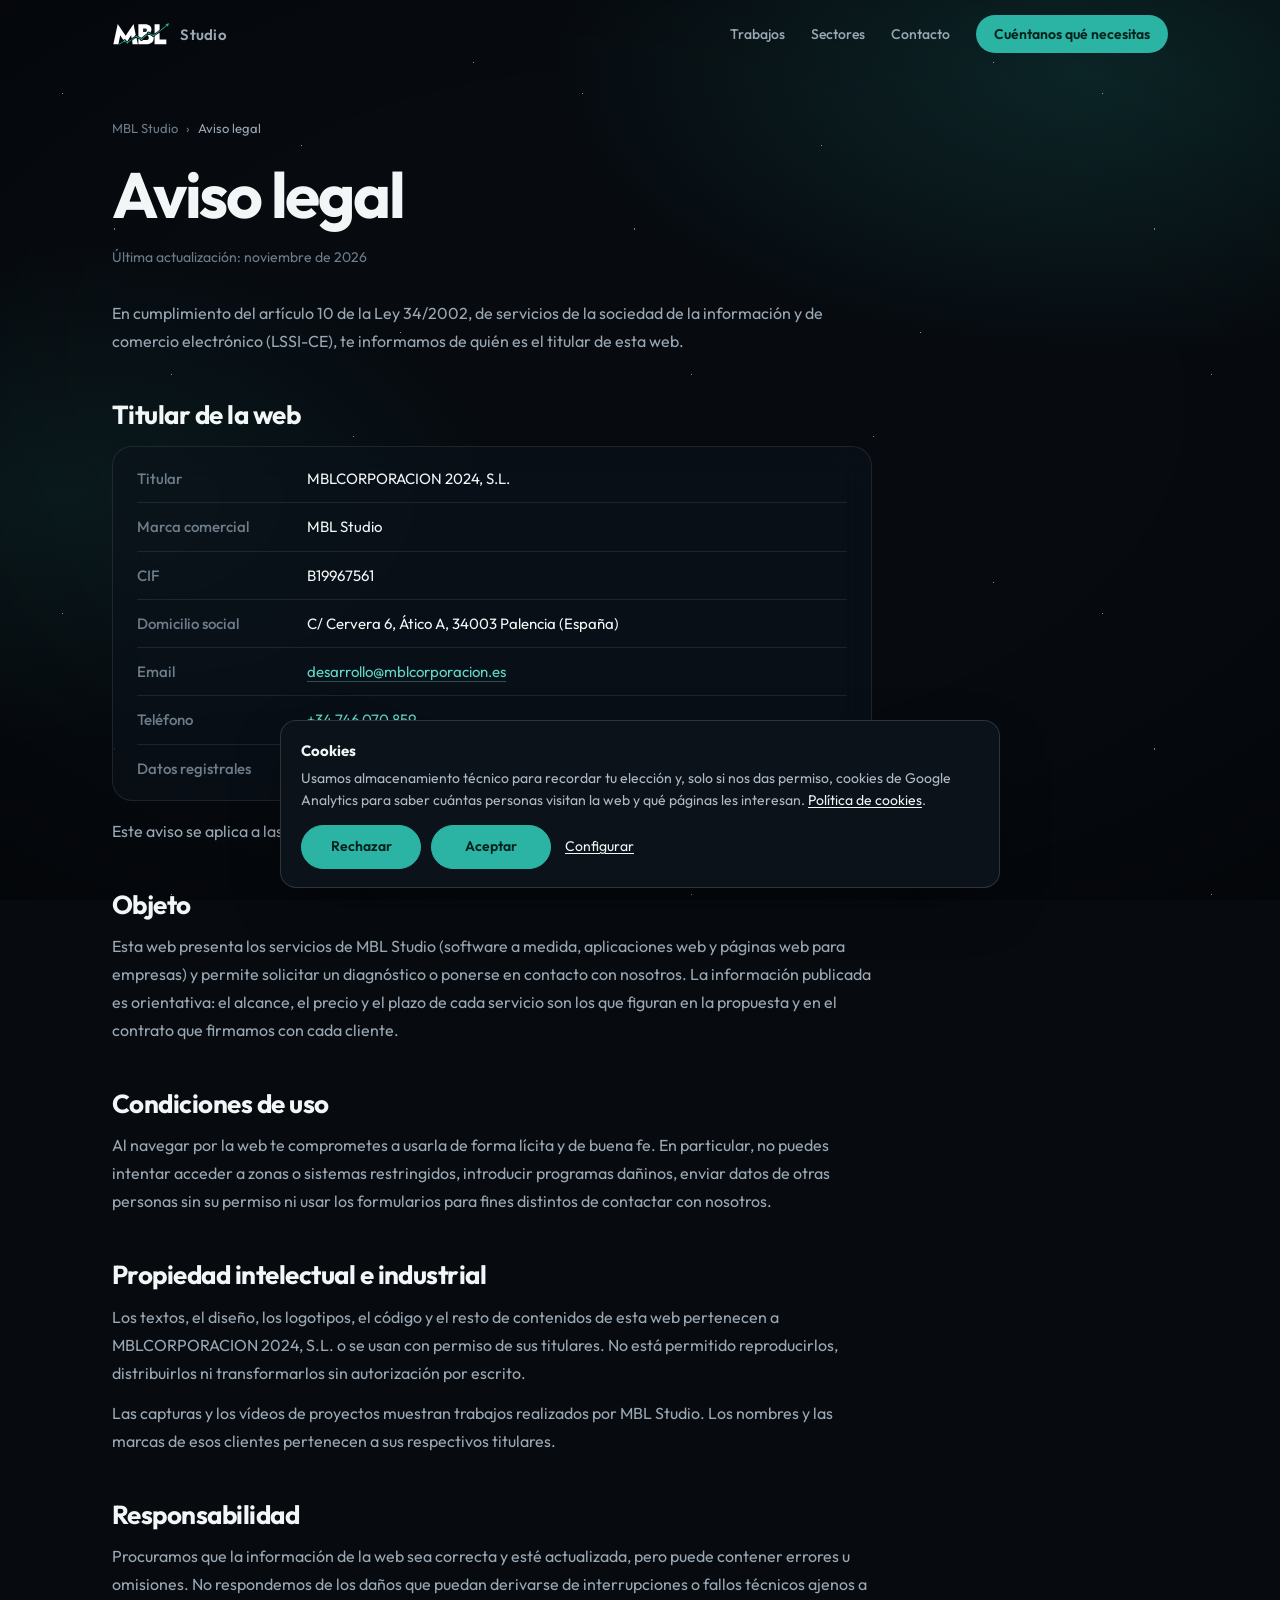
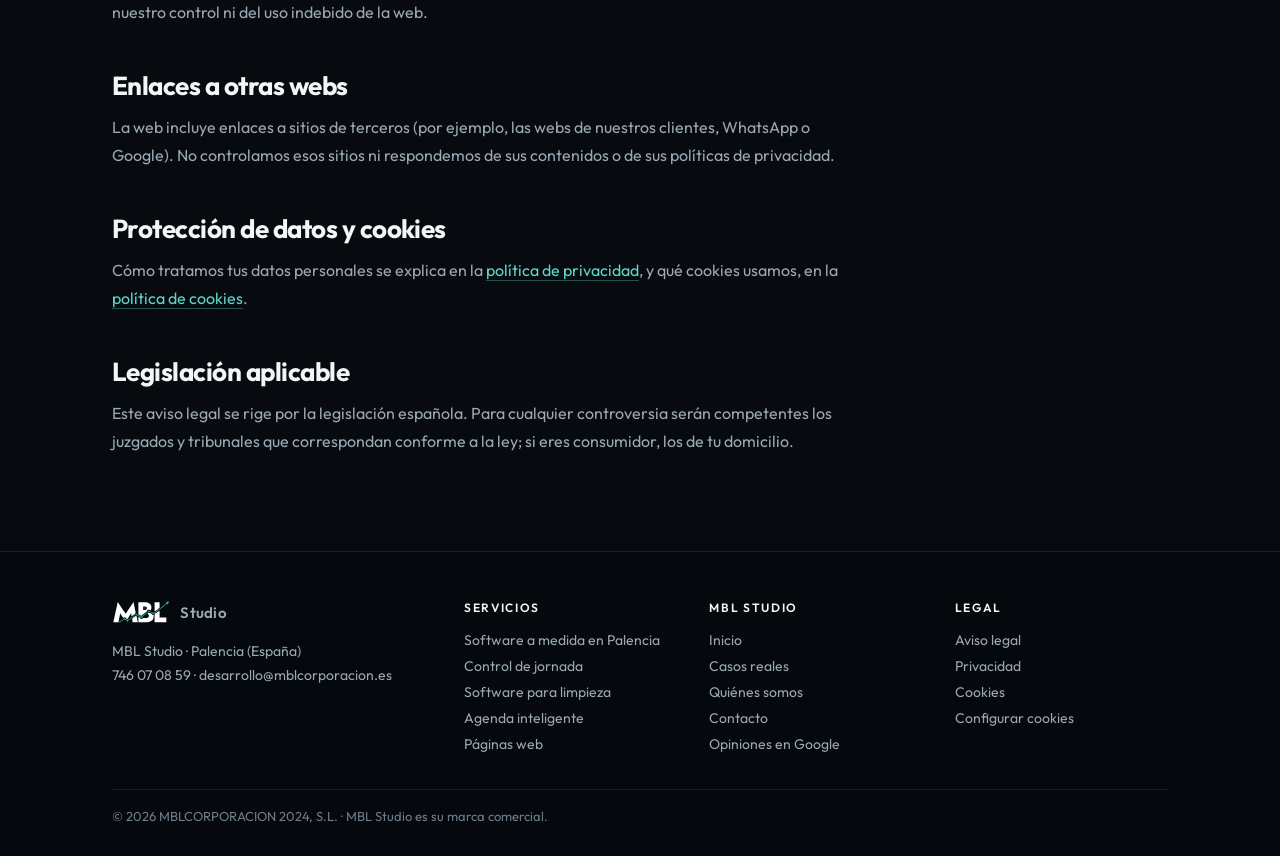
<file: aviso-legal/index.html>
<!DOCTYPE html>
<html lang="es">
<head>
  <meta charset="UTF-8" />
  <meta name="viewport" content="width=device-width, initial-scale=1.0" />
  <title>Aviso legal | MBL Studio</title>
  <meta name="description" content="Datos del titular de mblcorporacion.es (MBLCORPORACION 2024, S.L., marca MBL Studio) y condiciones de uso de la web." />
  <link rel="canonical" href="https://mblcorporacion.es/aviso-legal/" />
  <link rel="icon" type="image/svg+xml" href="/favicon.svg" />
  <link rel="icon" type="image/png" sizes="48x48" href="/favicon-48.png" />
  <link rel="apple-touch-icon" href="/apple-touch-icon.png" />
  <link rel="preconnect" href="https://fonts.googleapis.com">
  <link rel="preconnect" href="https://fonts.gstatic.com" crossorigin>
  <link href="https://fonts.googleapis.com/css2?family=Outfit:wght@400;500;600;700;800;900&family=DM+Serif+Display:ital@0;1&display=swap" rel="stylesheet">
  <meta property="og:type" content="website" />
  <meta property="og:url" content="https://mblcorporacion.es/aviso-legal/" />
  <meta property="og:title" content="Aviso legal | MBL Studio" />
  <meta property="og:description" content="Datos del titular de mblcorporacion.es (MBLCORPORACION 2024, S.L., marca MBL Studio) y condiciones de uso de la web." />
  <meta property="og:image" content="https://mblcorporacion.es/og-image.png" />
  <meta property="og:locale" content="es_ES" />
  <meta property="og:site_name" content="MBL Studio" />
  <script type="application/ld+json">
  {
    "@context": "https://schema.org",
    "@type": "BreadcrumbList",
    "itemListElement": [
      {
        "@type": "ListItem",
        "position": 1,
        "name": "MBL Studio",
        "item": "https://mblcorporacion.es/"
      },
      {
        "@type": "ListItem",
        "position": 2,
        "name": "Aviso legal",
        "item": "https://mblcorporacion.es/aviso-legal/"
      }
    ]
  }
  </script>
  <link rel="stylesheet" href="/assets/simple-page.css" />
  <!-- Cookie consent: loads Google Analytics only after the visitor accepts -->
  <script src="/assets/consent.js" defer></script>
</head>
<body>
  <template id="logo-flat">
<svg xmlns="http://www.w3.org/2000/svg" viewBox="146 669 1748 720"><path transform="translate(0,0)" fill="#FFFFFF" d="M 317.549 728.538 C 320.137 730.715 335.297 753.968 338.298 758.431 L 387.512 831.441 C 443.695 914.794 502.326 998.227 557.719 1081.88 C 595.641 1025.55 633.079 968.885 670.031 911.908 C 687.304 885.744 705.41 859.296 723.099 833.349 C 746.247 799.396 769.577 762.195 793.578 729.151 C 795.287 743.947 799.286 763.363 802.035 778.3 C 807.042 806.438 812.461 834.501 818.292 862.48 L 858.501 1057.11 C 836.728 1066.08 827.584 1075.46 825.517 1099.5 C 803.991 1116.1 758.661 1143.42 734.681 1158.05 L 720.785 1064.11 C 718.135 1067.71 715.419 1071.79 712.844 1075.49 L 607.855 1243.26 C 596.48 1238.28 582.928 1230.96 571.153 1225.44 C 567.413 1216.93 563.953 1210.47 557.303 1203.86 C 548.059 1194.53 535.407 1189.38 522.273 1189.59 C 504.937 1189.98 494.334 1198.44 483.067 1210.04 C 475.05 1199.36 467.062 1185.63 459.88 1174.19 C 446.131 1152.33 432.508 1130.38 419.011 1108.36 C 411.539 1096.25 401.765 1079.58 392.947 1068.76 C 387.032 1091.33 381.861 1123.01 377.095 1146.79 L 352.274 1266.21 C 347.193 1290.87 343.005 1315.41 337.218 1339.93 C 321.453 1340.7 300.28 1340.07 284.176 1340.04 L 186.484 1340.07 L 317.549 728.538 z"/>
<path transform="translate(0,0)" fill="#FFFFFF" d="M 937.249 736.844 L 1073.4 736.899 C 1092.35 736.883 1111.44 736.858 1130.38 736.869 C 1232.82 736.934 1336.27 783.304 1329.27 901.532 C 1327.59 934.771 1312.7 965.961 1287.91 988.166 C 1275.17 966.165 1258.57 952.547 1230.89 958.79 C 1215.89 962.172 1207.22 972.015 1199.65 984.729 C 1196.75 991.26 1195.58 995.874 1194.97 1002.95 C 1182.82 1012.31 1169.59 1024.2 1157.64 1034.11 C 1114.54 1069.84 1073.67 1107.85 1031.41 1144.68 C 1022.3 1139.41 1002.35 1131.07 992.052 1126.35 C 973.768 1117.83 955.649 1108.97 937.704 1099.76 L 937.249 736.844 z"/>
<path transform="translate(0,0)" fill="#1B2430" d="M 1083.37 862.501 C 1112.07 862.045 1163.27 856.11 1183.14 881.252 C 1201.7 904.738 1198.19 938.209 1174.56 957.831 C 1155.65 972.443 1138.7 971.324 1116.24 971.258 L 1079.51 971.086 C 1079.16 959.642 1078.34 868.206 1080.15 863.288 L 1083.37 862.501 z"/>
<path transform="translate(0,0)" fill="#FFFFFF" d="M 1572.06 988.782 L 1572.86 989.474 C 1574.38 994.735 1573.4 1032.47 1573.43 1039.89 L 1573.95 1197.19 C 1640.92 1198.07 1709.53 1197.34 1776.6 1197.24 C 1775.84 1243.83 1776.71 1293.1 1776.82 1339.91 L 1630.5 1340 L 1423.02 1339.91 L 1423.09 1106.61 C 1430.4 1097.39 1431.65 1096.29 1434.27 1084.97 C 1480.51 1053.12 1526.87 1022.09 1572.06 988.782 z"/>
<path transform="translate(0,0)" fill="#FFFFFF" d="M 1262.1 1051.18 C 1267.04 1050.72 1332.85 1081.56 1341.22 1085.49 C 1352.18 1109.63 1369.24 1123.61 1397.21 1120.25 L 1397.35 1135.65 C 1397.6 1187.88 1391.1 1240.26 1351.44 1278.8 C 1282.32 1345.94 1190.89 1340.04 1102.77 1340.01 L 968.5 1340.08 L 937.745 1340.2 L 937.005 1173.92 L 987.68 1198.13 C 997.439 1246.04 1057.01 1249.68 1076.87 1206.54 C 1096.02 1205.22 1131.85 1205.16 1152.58 1206.32 C 1205.38 1209.29 1267.15 1190.06 1249.64 1123.03 C 1243.5 1099.53 1229.76 1091.17 1208.64 1079.63 L 1238.25 1055.36 C 1247.86 1054.99 1253.11 1054.32 1262.1 1051.18 z"/>
<path transform="translate(0,0)" fill="#FFFFFF" d="M 1423.25 736.988 L 1573.93 737.064 L 1573.74 904.915 C 1557 919.785 1531.21 939.753 1513.02 952.176 C 1483.44 973.38 1453.19 992.791 1423.27 1013.48 L 1423.25 736.988 z"/>
<path transform="translate(0,0)" fill="#FFFFFF" d="M 877.397 1151.5 L 881.058 1151.14 C 881.564 1151.49 882.071 1151.84 882.578 1152.19 C 895.413 1202.41 910.776 1293.56 923.64 1339.96 L 797.5 1339.91 L 764.317 1339.93 C 761.816 1307.82 753.984 1260.74 749.688 1228.14 C 778.344 1205.55 831.324 1172.09 864.119 1152.27 C 865.325 1151.55 875.134 1151.52 877.397 1151.5 z"/>
<path transform="translate(0,0)" fill="#2BB3A3" d="M 1851.02 709.159 C 1853.02 708.754 1852.01 708.685 1854.06 709.516 C 1854.03 718.202 1827.25 801.011 1823.43 813.059 C 1816.95 804.332 1807.3 786.324 1799.75 775.194 C 1775.11 793.797 1750.51 815.63 1726.75 835.65 C 1692.92 863.935 1658.92 892.003 1624.73 919.852 C 1578.45 957.279 1527.85 992.64 1478.93 1026.39 C 1458.42 1040.55 1437.16 1056.54 1416.67 1070.14 L 1415.72 1073.63 C 1407.2 1105.48 1367.92 1106.97 1361.96 1070.92 C 1352.59 1065.61 1337.5 1059.28 1327.41 1054.76 C 1305.39 1045.1 1283.49 1035.17 1261.72 1024.97 C 1249.66 1031.63 1241.12 1034.07 1228.6 1027.1 C 1217.64 1018.96 1213.35 1005.63 1220.66 993.466 C 1224.38 987.304 1230.42 982.889 1237.42 981.205 C 1255.24 976.88 1265.89 989.524 1269.6 1005.54 C 1301.18 1020.57 1340.09 1036.6 1372.6 1050.8 C 1383.86 1044.15 1394.42 1045.21 1405.03 1052.14 C 1422.85 1043.61 1438.62 1030.38 1454.96 1019.42 C 1571.2 941.441 1675.7 849.151 1783.86 760.704 C 1772.88 751.787 1761.96 742.799 1751.1 733.742 C 1784.48 725.218 1817.53 718.082 1851.02 709.159 z"/>
<path transform="translate(0,0)" fill="#2BB3A3" d="M 829.544 1124.99 C 831.803 1126.56 835.552 1133.36 843.187 1138.94 C 773.226 1182.64 700.153 1234.48 631.968 1281.68 C 632.943 1298.34 626.987 1310.94 609.09 1312.36 C 590.647 1313.82 581.335 1299.25 580.997 1282.91 L 540.127 1258.59 C 528.974 1266.55 519.646 1266.19 509.031 1257.99 C 492.907 1266.55 470.054 1281.83 454.164 1291.78 C 428.284 1307.97 400.856 1324.7 375.503 1341.57 C 359.737 1348.51 352.763 1329.68 362.212 1323.39 C 395.332 1301.3 430.295 1280.96 464.569 1260.59 C 475.365 1254.17 488.474 1247.73 497.53 1239.1 C 498.931 1232.07 499.564 1227.32 504.422 1221.51 C 513.606 1210.53 532.21 1209.25 542.415 1219.55 C 548.564 1225.76 549.143 1230.51 549.05 1238.98 C 562.635 1245.52 579.705 1256.11 593.695 1263.54 C 603.579 1261.26 610.113 1261.09 619.531 1264.8 C 651.959 1244.91 682.506 1217.96 714.492 1198.02 C 751.087 1175.21 791.14 1143.97 829.544 1124.99 z"/>
<path transform="translate(0,0)" fill="#2BB3A3" d="M 1201.38 1026.75 C 1204.55 1027.76 1211.21 1037.09 1215.98 1041.5 C 1201.97 1056.48 1176.96 1076.01 1160.71 1090.34 L 1058.78 1181.61 C 1059.23 1191.57 1060.12 1198.57 1052.63 1206.67 C 1047.79 1211.81 1041.08 1214.79 1034.02 1214.93 C 1027.2 1215.13 1020.62 1212.45 1015.88 1207.55 C 1009.13 1200.61 1008.02 1193.39 1008.37 1184.23 C 967.752 1163.43 928.751 1146.16 888.095 1123.86 C 879.169 1129.07 876.173 1130.87 866.138 1129.29 C 827.186 1114.81 849.87 1064.52 885.704 1082.88 C 896.487 1087.21 892.387 1102.14 899.977 1106.19 C 939.377 1127.22 981.147 1144.64 1020.54 1165.69 C 1030.66 1162.58 1033.97 1161.87 1043.68 1165.61 C 1064.12 1146.03 1088.17 1125.85 1109.34 1106.75 C 1139.42 1079.61 1169.88 1052.18 1201.38 1026.75 z"/></svg>
  </template>
  <div class="space" aria-hidden="true"></div>

  <header id="top">
    <div class="container">
      <div class="nav-inner">
        <a class="brand" href="/" aria-label="MBL Studio">
          <span class="brand-logo" data-logo></span>
          <span class="brand-name">Studio</span>
        </a>
        <nav>
          <a class="nav-link" href="/#escaparate">Trabajos</a>
          <a class="nav-link" href="/#sectores">Sectores</a>
          <a class="nav-link" href="/contacto/">Contacto</a>
          <a class="nav-cta" href="/diagnostico/">Cuéntanos qué necesitas</a>
        </nav>
      </div>
    </div>
  </header>

<div class="breadcrumb">
  <div class="container">
    <div class="breadcrumb-inner">
      <a href="/">MBL Studio</a>
      <span class="breadcrumb-sep">›</span>
      <span class="breadcrumb-current">Aviso legal</span>
    </div>
  </div>
</div>

<main class="page">
  <div class="container">
    <div class="page-inner">
      <h1>Aviso legal</h1>
      <p class="updated">Última actualización: noviembre de 2026</p>
      <p>En cumplimiento del artículo 10 de la Ley 34/2002, de servicios de la sociedad de la información y de comercio electrónico (LSSI-CE), te informamos de quién es el titular de esta web.</p>
      
      <h2>Titular de la web</h2>
      <div class="data-card">
        <dl>
          <dt>Titular</dt><dd>MBLCORPORACION 2024, S.L.</dd>
          <dt>Marca comercial</dt><dd>MBL Studio</dd>
          <dt>CIF</dt><dd>B19967561</dd>
          <dt>Domicilio social</dt><dd>C/ Cervera 6, Ático A, 34003 Palencia (España)</dd>
          <dt>Email</dt><dd><a href="mailto:desarrollo@mblcorporacion.es">desarrollo@mblcorporacion.es</a></dd>
          <dt>Teléfono</dt><dd><a href="tel:+34746070859">+34 746 070 859</a></dd>
          <dt>Datos registrales</dt><dd>Inscrita en el Registro Mercantil de Palencia, hoja 8809, inscripción 1ª</dd>
        </dl>
      </div>
      <p>Este aviso se aplica a las webs <strong>mblcorporacion.es</strong> y <strong>landing.mblcorporacion.es</strong>.</p>
      
      <h2>Objeto</h2>
      <p>Esta web presenta los servicios de MBL Studio (software a medida, aplicaciones web y páginas web para empresas) y permite solicitar un diagnóstico o ponerse en contacto con nosotros. La información publicada es orientativa: el alcance, el precio y el plazo de cada servicio son los que figuran en la propuesta y en el contrato que firmamos con cada cliente.</p>
      
      <h2>Condiciones de uso</h2>
      <p>Al navegar por la web te comprometes a usarla de forma lícita y de buena fe. En particular, no puedes intentar acceder a zonas o sistemas restringidos, introducir programas dañinos, enviar datos de otras personas sin su permiso ni usar los formularios para fines distintos de contactar con nosotros.</p>
      
      <h2>Propiedad intelectual e industrial</h2>
      <p>Los textos, el diseño, los logotipos, el código y el resto de contenidos de esta web pertenecen a MBLCORPORACION 2024, S.L. o se usan con permiso de sus titulares. No está permitido reproducirlos, distribuirlos ni transformarlos sin autorización por escrito.</p>
      <p>Las capturas y los vídeos de proyectos muestran trabajos realizados por MBL Studio. Los nombres y las marcas de esos clientes pertenecen a sus respectivos titulares.</p>
      
      <h2>Responsabilidad</h2>
      <p>Procuramos que la información de la web sea correcta y esté actualizada, pero puede contener errores u omisiones. No respondemos de los daños que puedan derivarse de interrupciones o fallos técnicos ajenos a nuestro control ni del uso indebido de la web.</p>
      
      <h2>Enlaces a otras webs</h2>
      <p>La web incluye enlaces a sitios de terceros (por ejemplo, las webs de nuestros clientes, WhatsApp o Google). No controlamos esos sitios ni respondemos de sus contenidos o de sus políticas de privacidad.</p>
      
      <h2>Protección de datos y cookies</h2>
      <p>Cómo tratamos tus datos personales se explica en la <a href="/privacidad/">política de privacidad</a>, y qué cookies usamos, en la <a href="/cookies/">política de cookies</a>.</p>
      
      <h2>Legislación aplicable</h2>
      <p>Este aviso legal se rige por la legislación española. Para cualquier controversia serán competentes los juzgados y tribunales que correspondan conforme a la ley; si eres consumidor, los de tu domicilio.</p>
    </div>
  </div>
</main>

<footer>
  <div class="container">
    <div class="footer-grid">
      <div class="footer-about">
        <a class="brand" href="/" aria-label="MBL Studio"><span class="brand-logo" data-logo></span><span class="brand-name">Studio</span></a>
        <address class="footer-nap">MBL Studio · Palencia (España)<br><a href="tel:+34746070859">746 07 08 59</a> · <a href="mailto:desarrollo@mblcorporacion.es">desarrollo@mblcorporacion.es</a></address>
      </div>
      <div class="footer-col">
        <p class="footer-title">Servicios</p>
        <a href="/software-a-medida-palencia/">Software a medida en Palencia</a>
        <a href="/control-jornada/">Control de jornada</a>
        <a href="/empresas-limpieza/">Software para limpieza</a>
        <a href="/agenda-inteligente/">Agenda inteligente</a>
        <a href="/pagina-web/">Páginas web</a>
      </div>
      <div class="footer-col">
        <p class="footer-title">MBL Studio</p>
        <a href="/">Inicio</a>
        <a href="/casos/">Casos reales</a>
        <a href="/quienes-somos/">Quiénes somos</a>
        <a href="/contacto/">Contacto</a>
        <a href="https://share.google/ra83VbyMqOb64w9Xh" target="_blank" rel="noopener">Opiniones en Google</a>
      </div>
      <div class="footer-col">
        <p class="footer-title">Legal</p>
        <a href="/aviso-legal/">Aviso legal</a>
        <a href="/privacidad/">Privacidad</a>
        <a href="/cookies/">Cookies</a>
        <a href="#" data-consent-open>Configurar cookies</a>
      </div>
    </div>
    <p class="footer-bottom">© 2026 MBLCORPORACION 2024, S.L. · MBL Studio es su marca comercial.</p>
  </div>
</footer>

  <script>
    // Logo and header background on scroll (same as the home)
    const flatLogo = document.getElementById('logo-flat').innerHTML;
    document.querySelectorAll('[data-logo]').forEach(el => { el.innerHTML = flatLogo; });
    const header = document.getElementById('top');
    const onScroll = () => header.classList.toggle('scrolled', scrollY > 20);
    addEventListener('scroll', onScroll, { passive: true }); onScroll();
  </script>
</body>
</html>
</file>
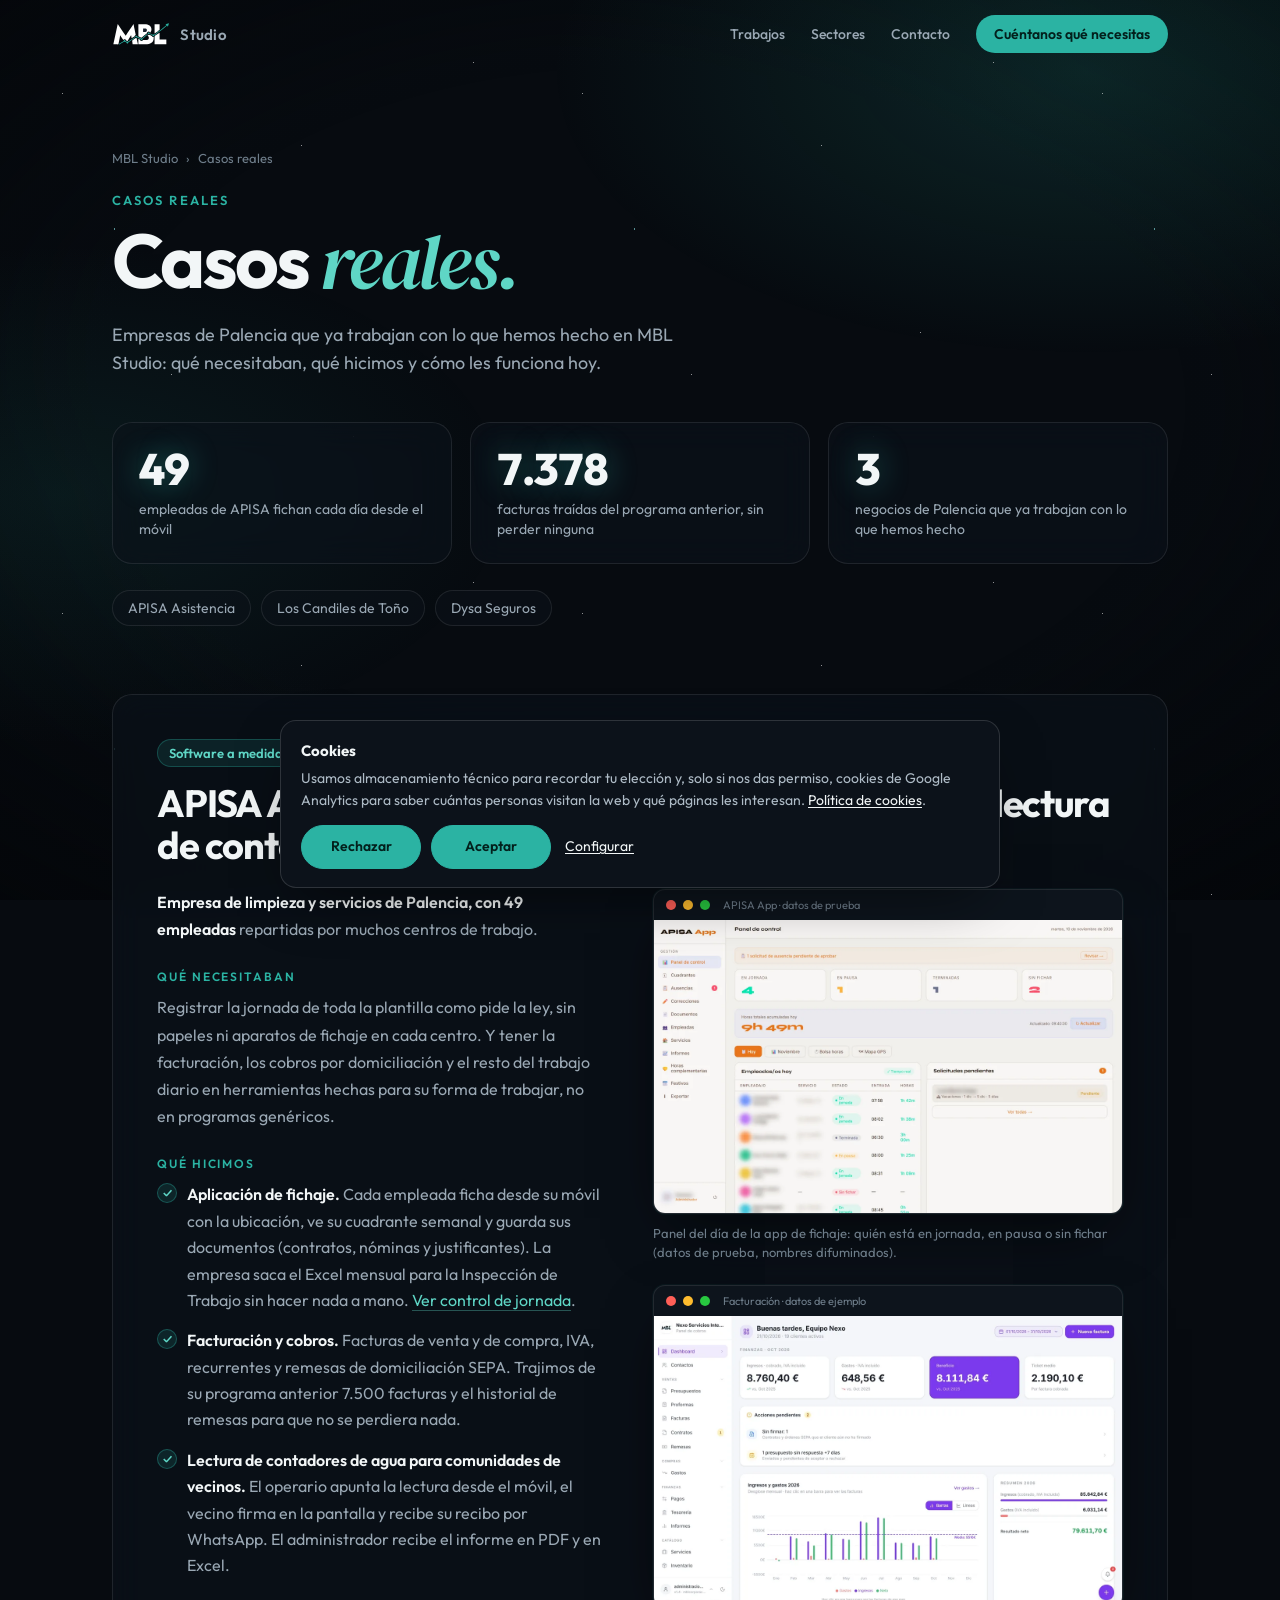
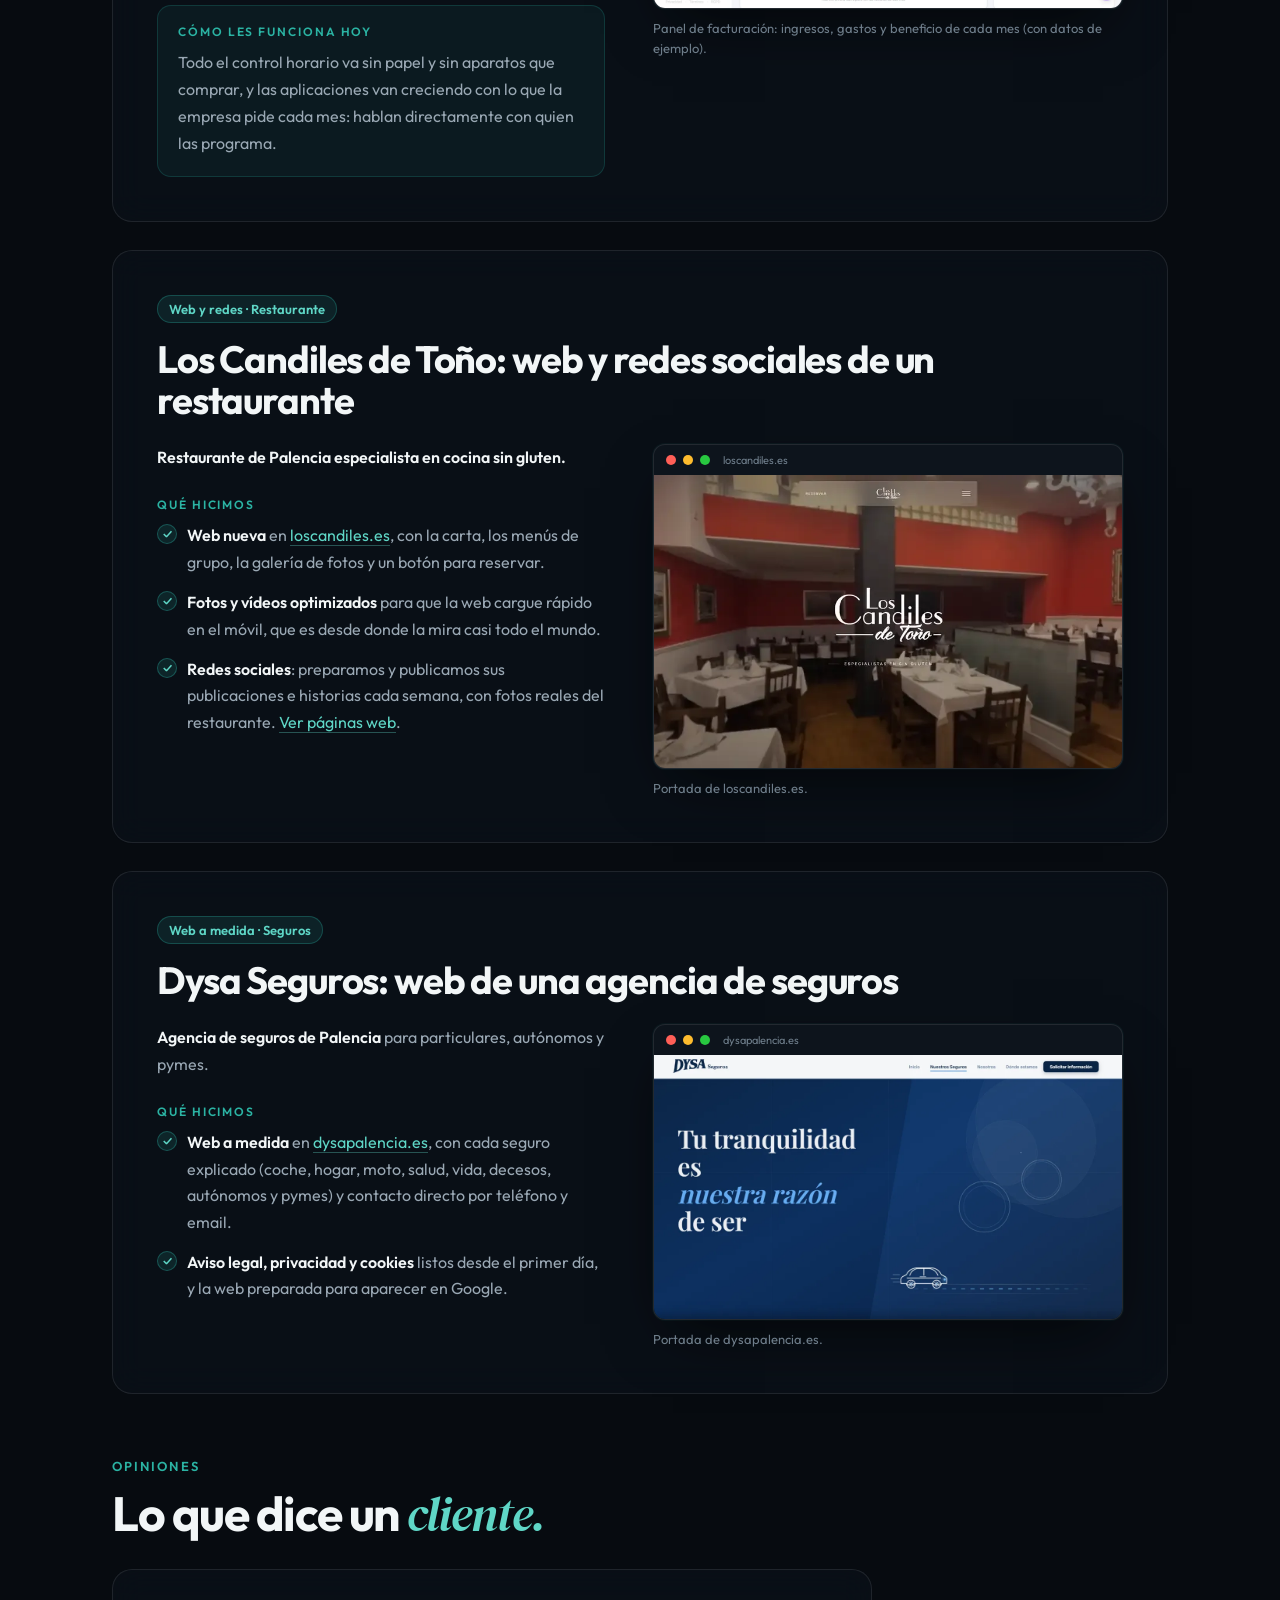
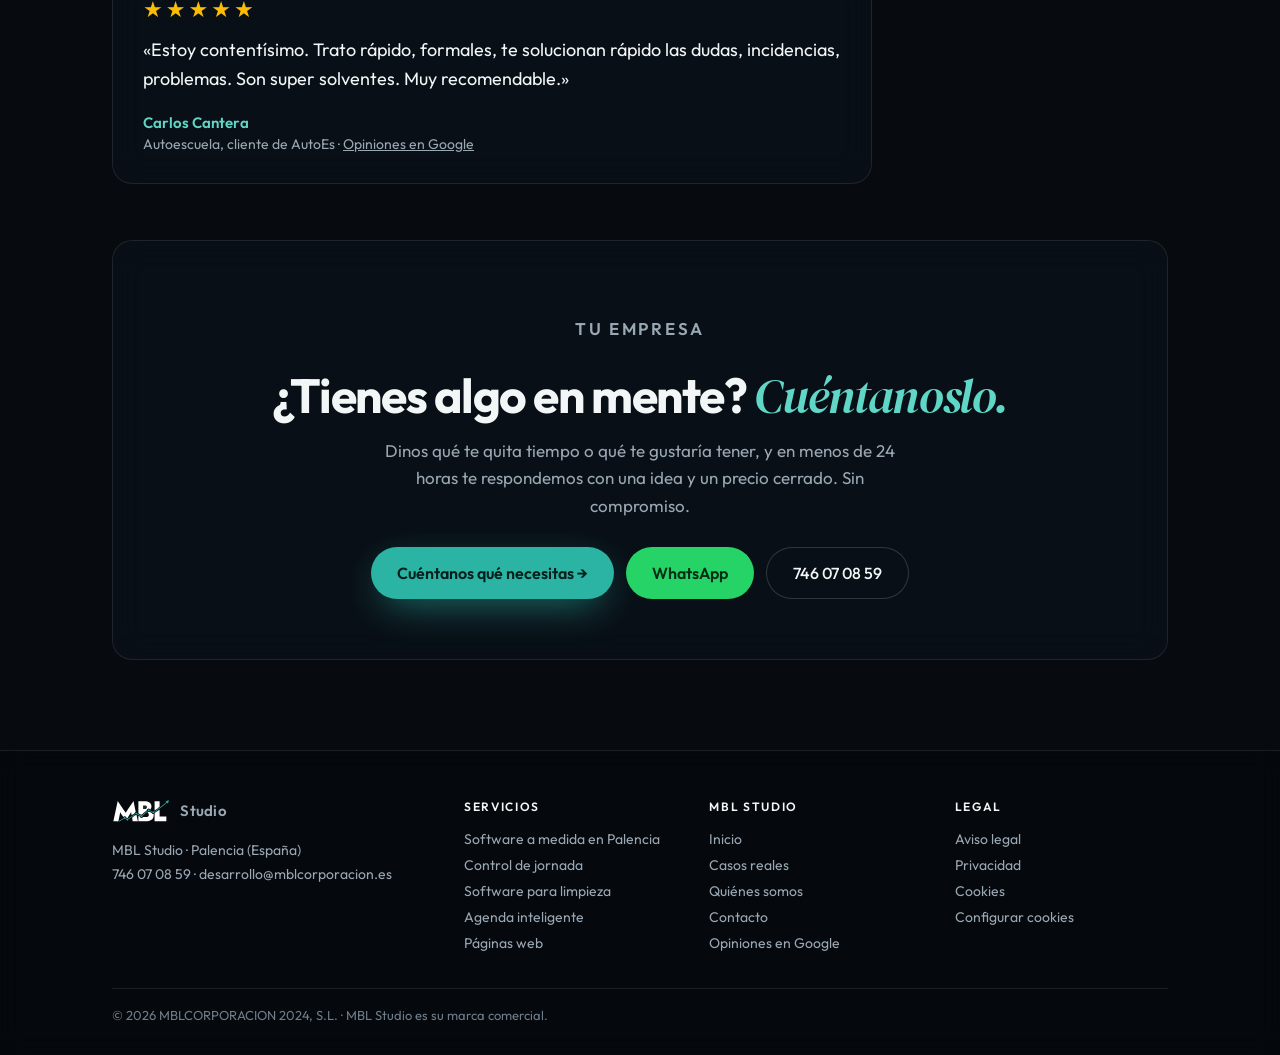
<file: casos/index.html>
<!DOCTYPE html>
<html lang="es">
<head>
  <meta charset="UTF-8" />
  <meta name="viewport" content="width=device-width, initial-scale=1.0" />
  <title>Casos reales: software y webs para empresas de Palencia | MBL Studio</title>
  <meta name="description" content="Trabajos reales de MBL Studio en Palencia: control de jornada y facturación para APISA (49 empleadas), web y redes de Los Candiles de Toño y web de Dysa Seguros." />
  <link rel="canonical" href="https://mblcorporacion.es/casos/" />
  <link rel="icon" type="image/svg+xml" href="/favicon.svg" />
  <link rel="icon" type="image/png" sizes="48x48" href="/favicon-48.png" />
  <link rel="apple-touch-icon" href="/apple-touch-icon.png" />
  <link rel="preconnect" href="https://fonts.googleapis.com">
  <link rel="preconnect" href="https://fonts.gstatic.com" crossorigin>
  <link href="https://fonts.googleapis.com/css2?family=Outfit:wght@300;400;500;600;700;800;900&family=DM+Serif+Display:ital@0;1&display=swap" rel="stylesheet">
  <meta property="og:type" content="website" />
  <meta property="og:url" content="https://mblcorporacion.es/casos/" />
  <meta property="og:title" content="Casos reales: software y webs para empresas de Palencia | MBL Studio" />
  <meta property="og:description" content="Trabajos reales de MBL Studio en Palencia: control de jornada y facturación para APISA (49 empleadas), web y redes de Los Candiles de Toño y web de Dysa Seguros." />
  <meta property="og:image" content="https://mblcorporacion.es/og-image.png" />
  <meta property="og:locale" content="es_ES" />
  <meta property="og:site_name" content="MBL Studio" />
  <script type="application/ld+json">
  {
    "@context": "https://schema.org",
    "@type": "BreadcrumbList",
    "itemListElement": [
      { "@type": "ListItem", "position": 1, "name": "MBL Studio", "item": "https://mblcorporacion.es/" },
      { "@type": "ListItem", "position": 2, "name": "Casos reales", "item": "https://mblcorporacion.es/casos/" }
    ]
  }
  </script>
  <style>
    :root {
      --bg: #070B10; --ink: #F2F6F7; --muted: #9AA8B4; --soft: #6E7D8A; --teal: #2BB3A3; --teal-2: #5FD6C6;
      --glass: rgba(12, 18, 26, .62); --line: rgba(255, 255, 255, .09); --radius: 20px;
    }
    *, *::before, *::after { box-sizing: border-box; margin: 0; padding: 0; }
    html { scroll-behavior: smooth; scroll-padding-top: 90px; }
    body { background: var(--bg); color: var(--ink); font-family: 'Outfit', system-ui, sans-serif; -webkit-font-smoothing: antialiased; overflow-x: hidden; }
    a { color: inherit; }
    em { font-family: 'DM Serif Display', Georgia, serif; font-style: italic; font-weight: 400; color: var(--teal-2); }
    .container { max-width: 1120px; margin: 0 auto; padding: 0 clamp(16px, 4vw, 32px); }

    /* Space background: soft teal glows and a few stars, fixed behind the page */
    .space { position: fixed; inset: 0; z-index: 0; pointer-events: none;
      background:
        radial-gradient(ellipse 60% 45% at 85% 8%, rgba(43, 179, 163, .16), transparent 70%),
        radial-gradient(ellipse 50% 40% at 5% 55%, rgba(43, 179, 163, .09), transparent 70%),
        radial-gradient(ellipse 85% 75% at 50% 45%, transparent 50%, rgba(3, 5, 8, .85) 100%); }
    .space::before { content: ""; position: absolute; inset: 0; opacity: .55;
      background-image:
        radial-gradient(1px 1px at 12% 18%, #fff 50%, transparent 51%), radial-gradient(1px 1px at 33% 72%, #fff 50%, transparent 51%),
        radial-gradient(1px 1px at 58% 28%, #fff 50%, transparent 51%), radial-gradient(1px 1px at 77% 64%, #fff 50%, transparent 51%),
        radial-gradient(1px 1px at 91% 12%, #fff 50%, transparent 51%), radial-gradient(1px 1px at 46% 90%, #9ff 50%, transparent 51%),
        radial-gradient(1.5px 1.5px at 22% 44%, #9ff 50%, transparent 51%), radial-gradient(1px 1px at 68% 84%, #fff 50%, transparent 51%);
      background-size: 520px 520px; }
    main, footer { position: relative; z-index: 1; }

    /* Header (same as the home) */
    header { position: fixed; top: 0; left: 0; right: 0; z-index: 10; transition: background .3s, border-color .3s; border-bottom: 1px solid transparent; }
    header.scrolled { background: rgba(7, 11, 16, .72); backdrop-filter: blur(14px); -webkit-backdrop-filter: blur(14px); border-color: var(--line); }
    .nav-inner { display: flex; align-items: center; justify-content: space-between; height: 68px; }
    .brand { display: flex; align-items: center; gap: 10px; text-decoration: none; }
    .brand-logo svg { height: 24px; width: auto; display: block; }
    .brand-name { font-weight: 600; font-size: 15px; color: var(--muted); letter-spacing: .02em; }
    nav { display: flex; align-items: center; gap: 26px; }
    .nav-link { color: var(--muted); text-decoration: none; font-size: 14px; font-weight: 500; transition: color .2s; }
    .nav-link:hover { color: var(--ink); }
    .nav-cta { background: var(--teal); color: #03201C; font: 600 14px 'Outfit', sans-serif; padding: 10px 18px; border-radius: 999px; text-decoration: none; transition: transform .2s, box-shadow .2s; }
    .nav-cta:hover { transform: translateY(-1px); box-shadow: 0 8px 28px -8px rgba(43, 179, 163, .8); }
    @media (max-width: 760px) { .nav-link { display: none; } }

    /* Hero */
    .hero { padding: 150px 0 40px; }
    .crumbs { font-size: 13px; color: var(--soft); margin-bottom: 26px; }
    .crumbs a { color: var(--soft); text-decoration: none; } .crumbs a:hover { color: var(--teal-2); }
    .crumbs span { margin: 0 8px; }
    .section-label { color: var(--teal); font-weight: 600; font-size: 13px; letter-spacing: .16em; text-transform: uppercase; margin-bottom: 14px; }
    h1 { font-size: clamp(40px, 6vw, 76px); font-weight: 700; letter-spacing: -.035em; line-height: 1.02; }
    .lead { color: var(--muted); font-size: clamp(17px, 1.4vw, 20px); line-height: 1.6; max-width: 34em; margin-top: 20px; }
    .glass { background: var(--glass); border: 1px solid var(--line); border-radius: var(--radius); backdrop-filter: blur(16px) saturate(120%); -webkit-backdrop-filter: blur(16px) saturate(120%); }
    .stats { display: grid; grid-template-columns: repeat(3, 1fr); gap: 18px; margin-top: 44px; }
    .stat { padding: 24px 26px; }
    .stat-num { font-size: 44px; font-weight: 800; letter-spacing: -.03em; line-height: 1; font-variant-numeric: tabular-nums; text-shadow: 0 0 30px rgba(43, 179, 163, .45); }
    .stat-label { color: var(--muted); font-size: 14px; margin-top: 8px; line-height: 1.45; }
    .jump { display: flex; flex-wrap: wrap; gap: 10px; margin-top: 26px; }
    .jump a { font-size: 14px; color: var(--muted); text-decoration: none; border: 1px solid var(--line); background: rgba(12, 18, 26, .5); padding: 8px 15px; border-radius: 999px; transition: color .2s, border-color .2s; }
    .jump a:hover { color: var(--ink); border-color: rgba(43, 179, 163, .5); }

    /* Case cards */
    .case { padding: clamp(26px, 4vw, 44px); margin-top: 28px; }
    .case-tag { display: inline-block; color: var(--teal-2); font-size: 13px; font-weight: 600; background: rgba(43, 179, 163, .12); border: 1px solid rgba(43, 179, 163, .3); padding: 5px 11px; border-radius: 999px; margin-bottom: 16px; }
    .case h2 { font-size: clamp(26px, 3vw, 38px); font-weight: 700; letter-spacing: -.03em; line-height: 1.1; }
    .case-grid { display: grid; grid-template-columns: 1fr 1.05fr; gap: clamp(26px, 4vw, 48px); margin-top: 22px; align-items: start; }
    .case p { color: var(--muted); font-size: 16px; line-height: 1.7; }
    .case p strong, .case li strong { color: var(--ink); font-weight: 600; }
    .case h3 { color: var(--teal); font-size: 12px; font-weight: 600; letter-spacing: .16em; text-transform: uppercase; margin: 26px 0 10px; }
    .case-grid > div > p:first-child { margin-top: 0; }
    .case ul { list-style: none; display: grid; gap: 14px; }
    .case li { position: relative; padding-left: 30px; color: var(--muted); font-size: 16px; line-height: 1.65; }
    .case li::before { content: "✓"; position: absolute; left: 0; top: 2px; width: 20px; height: 20px; border-radius: 50%; display: grid; place-items: center; font-size: 11px; font-weight: 700; color: var(--teal-2); background: rgba(43, 179, 163, .14); border: 1px solid rgba(43, 179, 163, .35); }
    .case a:not(.btn) { color: var(--teal-2); text-decoration: none; border-bottom: 1px solid rgba(95, 214, 198, .35); }
    .case a:not(.btn):hover { border-color: var(--teal-2); }
    .shots { display: grid; gap: 22px; }
    figure { margin: 0; }
    .win { border-radius: 12px; overflow: hidden; background: #0d141c; border: 1px solid var(--line); box-shadow: 0 24px 60px -20px rgba(0, 0, 0, .7), 0 0 0 1px rgba(43, 179, 163, .06); transition: transform .3s; }
    .win:hover { transform: translateY(-3px); }
    .win-bar { height: 30px; display: flex; align-items: center; gap: 7px; padding: 0 12px; }
    .win-bar i { width: 10px; height: 10px; border-radius: 50%; background: #ff5f57; }
    .win-bar i:nth-child(2) { background: #febc2e; } .win-bar i:nth-child(3) { background: #28c840; }
    .win-bar span { margin-left: 6px; font-size: 11px; color: var(--soft); white-space: nowrap; overflow: hidden; text-overflow: ellipsis; }
    .win img { display: block; width: 100%; height: auto; background: #f4f6f7; }
    figcaption { color: var(--soft); font-size: 13px; line-height: 1.5; margin-top: 10px; }
    .result { margin-top: 26px; padding: 18px 20px; border-radius: 14px; background: rgba(43, 179, 163, .07); border: 1px solid rgba(43, 179, 163, .2); }
    .result h3 { margin-top: 0; }

    .quotes-title { font-size: clamp(30px, 4vw, 48px); font-weight: 700; letter-spacing: -.03em; line-height: 1.08; }
    .quotes { display: grid; max-width: 760px; grid-template-columns: 1fr; gap: 22px; margin-top: 28px; }
    .quote { display: flex; flex-direction: column; margin: 0; padding: 28px 30px; }
    .quote .stars { color: #FBBC04; font-size: 22px; letter-spacing: 3px; line-height: 1; margin-bottom: 16px; }
    .quote blockquote { margin: 0; color: var(--ink); font-size: 18px; line-height: 1.6; }
    .quote figcaption { margin-top: auto; padding-top: 18px; color: var(--muted); font-size: 14px; line-height: 1.5; }
    .quote figcaption strong { display: block; color: var(--teal-2); font-size: 15px; font-weight: 600; }
    .quote figcaption a { color: var(--muted); }
    @media (max-width: 760px) { .quotes { grid-template-columns: 1fr; } .quote { padding: 24px; } }

    /* CTA */
    .cta { text-align: center; padding: clamp(36px, 5vw, 60px) clamp(22px, 4vw, 48px); margin: 56px 0 90px; }
    .cta h2 { font-size: clamp(30px, 4vw, 48px); font-weight: 700; letter-spacing: -.03em; line-height: 1.08; }
    .cta p { color: var(--muted); font-size: 17px; line-height: 1.6; max-width: 32em; margin: 14px auto 28px; }
    .actions { display: flex; gap: 12px; justify-content: center; flex-wrap: wrap; }
    .btn { display: inline-flex; align-items: center; gap: 8px; font: 600 16px 'Outfit', sans-serif; padding: 15px 26px; border-radius: 999px; text-decoration: none; transition: transform .2s, box-shadow .2s, border-color .2s; }
    .btn-primary { background: var(--teal); color: #03201C; box-shadow: 0 12px 40px -12px rgba(43, 179, 163, .8); }
    .btn-primary:hover { transform: translateY(-2px); box-shadow: 0 16px 50px -10px rgba(43, 179, 163, .95); }
    .btn-wa { background: #25D366; color: #052e16; }
    .btn-wa:hover { transform: translateY(-2px); }
    .btn-secondary { color: var(--ink); font-weight: 500; border: 1px solid rgba(255, 255, 255, .16); background: rgba(12, 18, 26, .4); }
    .btn-secondary:hover { border-color: rgba(255, 255, 255, .4); }

    /* Footer (same as the home) */
    footer { padding: 48px 0 32px; border-top: 1px solid var(--line); background: rgba(5, 8, 12, .7); backdrop-filter: blur(12px); -webkit-backdrop-filter: blur(12px); }
    .footer-grid { display: grid; grid-template-columns: 1.5fr 1fr 1fr 1fr; gap: 32px; }
    .footer-nap { font-style: normal; color: var(--muted); font-size: 14px; line-height: 1.7; margin-top: 16px; }
    .footer-nap a, .footer-col a { color: var(--muted); text-decoration: none; }
    .footer-title { color: var(--ink); font-weight: 600; font-size: 12px; letter-spacing: .14em; text-transform: uppercase; margin-bottom: 12px; }
    .footer-col a { display: block; font-size: 14px; padding: 4px 0; }
    .footer-nap a:hover, .footer-col a:hover { color: var(--ink); }
    .footer-copy { color: var(--soft); font-size: 13px; margin-top: 32px; padding-top: 18px; border-top: 1px solid var(--line); }

    .reveal { opacity: 0; transform: translateY(26px); transition: opacity .8s cubic-bezier(.2, .7, .2, 1), transform .8s cubic-bezier(.2, .7, .2, 1); }
    .reveal.visible { opacity: 1; transform: none; }
    .d1 { transition-delay: .08s; } .d2 { transition-delay: .16s; }

    @media (max-width: 900px) { .case-grid { grid-template-columns: 1fr; } }
    @media (max-width: 760px) {
      .hero { padding-top: 110px; }
      .stats { grid-template-columns: 1fr; gap: 12px; }
      .stat { display: flex; align-items: center; gap: 18px; padding: 18px 20px; }
      .stat-num { font-size: 36px; min-width: 3.2ch; }
      .stat-label { margin-top: 0; }
      .footer-grid { grid-template-columns: 1fr 1fr; } .footer-about { grid-column: 1 / -1; }
    }
    @media (prefers-reduced-motion: reduce) { .reveal { opacity: 1; transform: none; transition: none; } html { scroll-behavior: auto; } }
    @media (max-width: 380px) { header .brand-name { display: none; } }   /* small phones: room for the header button */
  </style>
  <!-- Cookie consent: loads Google Analytics only after the visitor accepts -->
  <script src="/assets/consent.js" defer></script>
</head>
<body>
  <template id="logo-flat">
<svg xmlns="http://www.w3.org/2000/svg" viewBox="146 669 1748 720"><path transform="translate(0,0)" fill="#FFFFFF" d="M 317.549 728.538 C 320.137 730.715 335.297 753.968 338.298 758.431 L 387.512 831.441 C 443.695 914.794 502.326 998.227 557.719 1081.88 C 595.641 1025.55 633.079 968.885 670.031 911.908 C 687.304 885.744 705.41 859.296 723.099 833.349 C 746.247 799.396 769.577 762.195 793.578 729.151 C 795.287 743.947 799.286 763.363 802.035 778.3 C 807.042 806.438 812.461 834.501 818.292 862.48 L 858.501 1057.11 C 836.728 1066.08 827.584 1075.46 825.517 1099.5 C 803.991 1116.1 758.661 1143.42 734.681 1158.05 L 720.785 1064.11 C 718.135 1067.71 715.419 1071.79 712.844 1075.49 L 607.855 1243.26 C 596.48 1238.28 582.928 1230.96 571.153 1225.44 C 567.413 1216.93 563.953 1210.47 557.303 1203.86 C 548.059 1194.53 535.407 1189.38 522.273 1189.59 C 504.937 1189.98 494.334 1198.44 483.067 1210.04 C 475.05 1199.36 467.062 1185.63 459.88 1174.19 C 446.131 1152.33 432.508 1130.38 419.011 1108.36 C 411.539 1096.25 401.765 1079.58 392.947 1068.76 C 387.032 1091.33 381.861 1123.01 377.095 1146.79 L 352.274 1266.21 C 347.193 1290.87 343.005 1315.41 337.218 1339.93 C 321.453 1340.7 300.28 1340.07 284.176 1340.04 L 186.484 1340.07 L 317.549 728.538 z"/>
<path transform="translate(0,0)" fill="#FFFFFF" d="M 937.249 736.844 L 1073.4 736.899 C 1092.35 736.883 1111.44 736.858 1130.38 736.869 C 1232.82 736.934 1336.27 783.304 1329.27 901.532 C 1327.59 934.771 1312.7 965.961 1287.91 988.166 C 1275.17 966.165 1258.57 952.547 1230.89 958.79 C 1215.89 962.172 1207.22 972.015 1199.65 984.729 C 1196.75 991.26 1195.58 995.874 1194.97 1002.95 C 1182.82 1012.31 1169.59 1024.2 1157.64 1034.11 C 1114.54 1069.84 1073.67 1107.85 1031.41 1144.68 C 1022.3 1139.41 1002.35 1131.07 992.052 1126.35 C 973.768 1117.83 955.649 1108.97 937.704 1099.76 L 937.249 736.844 z"/>
<path transform="translate(0,0)" fill="#1B2430" d="M 1083.37 862.501 C 1112.07 862.045 1163.27 856.11 1183.14 881.252 C 1201.7 904.738 1198.19 938.209 1174.56 957.831 C 1155.65 972.443 1138.7 971.324 1116.24 971.258 L 1079.51 971.086 C 1079.16 959.642 1078.34 868.206 1080.15 863.288 L 1083.37 862.501 z"/>
<path transform="translate(0,0)" fill="#FFFFFF" d="M 1572.06 988.782 L 1572.86 989.474 C 1574.38 994.735 1573.4 1032.47 1573.43 1039.89 L 1573.95 1197.19 C 1640.92 1198.07 1709.53 1197.34 1776.6 1197.24 C 1775.84 1243.83 1776.71 1293.1 1776.82 1339.91 L 1630.5 1340 L 1423.02 1339.91 L 1423.09 1106.61 C 1430.4 1097.39 1431.65 1096.29 1434.27 1084.97 C 1480.51 1053.12 1526.87 1022.09 1572.06 988.782 z"/>
<path transform="translate(0,0)" fill="#FFFFFF" d="M 1262.1 1051.18 C 1267.04 1050.72 1332.85 1081.56 1341.22 1085.49 C 1352.18 1109.63 1369.24 1123.61 1397.21 1120.25 L 1397.35 1135.65 C 1397.6 1187.88 1391.1 1240.26 1351.44 1278.8 C 1282.32 1345.94 1190.89 1340.04 1102.77 1340.01 L 968.5 1340.08 L 937.745 1340.2 L 937.005 1173.92 L 987.68 1198.13 C 997.439 1246.04 1057.01 1249.68 1076.87 1206.54 C 1096.02 1205.22 1131.85 1205.16 1152.58 1206.32 C 1205.38 1209.29 1267.15 1190.06 1249.64 1123.03 C 1243.5 1099.53 1229.76 1091.17 1208.64 1079.63 L 1238.25 1055.36 C 1247.86 1054.99 1253.11 1054.32 1262.1 1051.18 z"/>
<path transform="translate(0,0)" fill="#FFFFFF" d="M 1423.25 736.988 L 1573.93 737.064 L 1573.74 904.915 C 1557 919.785 1531.21 939.753 1513.02 952.176 C 1483.44 973.38 1453.19 992.791 1423.27 1013.48 L 1423.25 736.988 z"/>
<path transform="translate(0,0)" fill="#FFFFFF" d="M 877.397 1151.5 L 881.058 1151.14 C 881.564 1151.49 882.071 1151.84 882.578 1152.19 C 895.413 1202.41 910.776 1293.56 923.64 1339.96 L 797.5 1339.91 L 764.317 1339.93 C 761.816 1307.82 753.984 1260.74 749.688 1228.14 C 778.344 1205.55 831.324 1172.09 864.119 1152.27 C 865.325 1151.55 875.134 1151.52 877.397 1151.5 z"/>
<path transform="translate(0,0)" fill="#2BB3A3" d="M 1851.02 709.159 C 1853.02 708.754 1852.01 708.685 1854.06 709.516 C 1854.03 718.202 1827.25 801.011 1823.43 813.059 C 1816.95 804.332 1807.3 786.324 1799.75 775.194 C 1775.11 793.797 1750.51 815.63 1726.75 835.65 C 1692.92 863.935 1658.92 892.003 1624.73 919.852 C 1578.45 957.279 1527.85 992.64 1478.93 1026.39 C 1458.42 1040.55 1437.16 1056.54 1416.67 1070.14 L 1415.72 1073.63 C 1407.2 1105.48 1367.92 1106.97 1361.96 1070.92 C 1352.59 1065.61 1337.5 1059.28 1327.41 1054.76 C 1305.39 1045.1 1283.49 1035.17 1261.72 1024.97 C 1249.66 1031.63 1241.12 1034.07 1228.6 1027.1 C 1217.64 1018.96 1213.35 1005.63 1220.66 993.466 C 1224.38 987.304 1230.42 982.889 1237.42 981.205 C 1255.24 976.88 1265.89 989.524 1269.6 1005.54 C 1301.18 1020.57 1340.09 1036.6 1372.6 1050.8 C 1383.86 1044.15 1394.42 1045.21 1405.03 1052.14 C 1422.85 1043.61 1438.62 1030.38 1454.96 1019.42 C 1571.2 941.441 1675.7 849.151 1783.86 760.704 C 1772.88 751.787 1761.96 742.799 1751.1 733.742 C 1784.48 725.218 1817.53 718.082 1851.02 709.159 z"/>
<path transform="translate(0,0)" fill="#2BB3A3" d="M 829.544 1124.99 C 831.803 1126.56 835.552 1133.36 843.187 1138.94 C 773.226 1182.64 700.153 1234.48 631.968 1281.68 C 632.943 1298.34 626.987 1310.94 609.09 1312.36 C 590.647 1313.82 581.335 1299.25 580.997 1282.91 L 540.127 1258.59 C 528.974 1266.55 519.646 1266.19 509.031 1257.99 C 492.907 1266.55 470.054 1281.83 454.164 1291.78 C 428.284 1307.97 400.856 1324.7 375.503 1341.57 C 359.737 1348.51 352.763 1329.68 362.212 1323.39 C 395.332 1301.3 430.295 1280.96 464.569 1260.59 C 475.365 1254.17 488.474 1247.73 497.53 1239.1 C 498.931 1232.07 499.564 1227.32 504.422 1221.51 C 513.606 1210.53 532.21 1209.25 542.415 1219.55 C 548.564 1225.76 549.143 1230.51 549.05 1238.98 C 562.635 1245.52 579.705 1256.11 593.695 1263.54 C 603.579 1261.26 610.113 1261.09 619.531 1264.8 C 651.959 1244.91 682.506 1217.96 714.492 1198.02 C 751.087 1175.21 791.14 1143.97 829.544 1124.99 z"/>
<path transform="translate(0,0)" fill="#2BB3A3" d="M 1201.38 1026.75 C 1204.55 1027.76 1211.21 1037.09 1215.98 1041.5 C 1201.97 1056.48 1176.96 1076.01 1160.71 1090.34 L 1058.78 1181.61 C 1059.23 1191.57 1060.12 1198.57 1052.63 1206.67 C 1047.79 1211.81 1041.08 1214.79 1034.02 1214.93 C 1027.2 1215.13 1020.62 1212.45 1015.88 1207.55 C 1009.13 1200.61 1008.02 1193.39 1008.37 1184.23 C 967.752 1163.43 928.751 1146.16 888.095 1123.86 C 879.169 1129.07 876.173 1130.87 866.138 1129.29 C 827.186 1114.81 849.87 1064.52 885.704 1082.88 C 896.487 1087.21 892.387 1102.14 899.977 1106.19 C 939.377 1127.22 981.147 1144.64 1020.54 1165.69 C 1030.66 1162.58 1033.97 1161.87 1043.68 1165.61 C 1064.12 1146.03 1088.17 1125.85 1109.34 1106.75 C 1139.42 1079.61 1169.88 1052.18 1201.38 1026.75 z"/></svg>
  </template>
  <div class="space" aria-hidden="true"></div>

  <header id="top">
    <div class="container">
      <div class="nav-inner">
        <a class="brand" href="/" aria-label="MBL Studio">
          <span class="brand-logo" data-logo></span>
          <span class="brand-name">Studio</span>
        </a>
        <nav>
          <a class="nav-link" href="/#escaparate">Trabajos</a>
          <a class="nav-link" href="/#sectores">Sectores</a>
          <a class="nav-link" href="/contacto/">Contacto</a>
          <a class="nav-cta" href="/diagnostico/">Cuéntanos qué necesitas</a>
        </nav>
      </div>
    </div>
  </header>

  <main>
    <section class="hero">
      <div class="container">
        <p class="crumbs"><a href="/">MBL Studio</a><span>›</span>Casos reales</p>
        <p class="section-label">Casos reales</p>
        <h1>Casos <em>reales.</em></h1>
        <p class="lead">Empresas de Palencia que ya trabajan con lo que hemos hecho en MBL Studio: qué necesitaban, qué hicimos y cómo les funciona hoy.</p>
        <div class="stats">
          <div class="stat glass reveal"><div class="stat-num" data-count="49">49</div><div class="stat-label">empleadas de APISA fichan cada día desde el móvil</div></div>
          <div class="stat glass reveal d1"><div class="stat-num" data-count="7500" data-sep>7.500</div><div class="stat-label">facturas traídas del programa anterior, sin perder ninguna</div></div>
          <div class="stat glass reveal d2"><div class="stat-num" data-count="3">3</div><div class="stat-label">negocios de Palencia que ya trabajan con lo que hemos hecho</div></div>
        </div>
        <div class="jump"><a href="#apisa">APISA Asistencia</a><a href="#los-candiles">Los Candiles de Toño</a><a href="#dysa">Dysa Seguros</a></div>
      </div>
    </section>

    <div class="container">
      <article class="case glass reveal" id="apisa">
        <span class="case-tag">Software a medida · Limpieza</span>
        <h2>APISA Asistencia: control de jornada, facturación y lectura de contadores</h2>
        <div class="case-grid">
          <div>
            <p><strong>Empresa de limpieza y servicios de Palencia, con 49 empleadas</strong> repartidas por muchos centros de trabajo.</p>
            <h3>Qué necesitaban</h3>
            <p>Registrar la jornada de toda la plantilla como pide la ley, sin papeles ni aparatos de fichaje en cada centro. Y tener la facturación, los cobros por domiciliación y el resto del trabajo diario en herramientas hechas para su forma de trabajar, no en programas genéricos.</p>
            <h3>Qué hicimos</h3>
            <ul>
              <li><strong>Aplicación de fichaje.</strong> Cada empleada ficha desde su móvil con la ubicación, ve su cuadrante semanal y guarda sus documentos (contratos, nóminas y justificantes). La empresa saca el Excel mensual para la Inspección de Trabajo sin hacer nada a mano. <a href="/control-jornada/">Ver control de jornada</a>.</li>
              <li><strong>Facturación y cobros.</strong> Facturas de venta y de compra, IVA, recurrentes y remesas de domiciliación SEPA. Trajimos de su programa anterior 7.500 facturas y el historial de remesas para que no se perdiera nada.</li>
              <li><strong>Lectura de contadores de agua para comunidades de vecinos.</strong> El operario apunta la lectura desde el móvil, el vecino firma en la pantalla y recibe su recibo por WhatsApp. El administrador recibe el informe en PDF y en Excel.</li>
            </ul>
            <div class="result">
              <h3>Cómo les funciona hoy</h3>
              <p>Todo el control horario va sin papel y sin aparatos que comprar, y las aplicaciones van creciendo con lo que la empresa pide cada mes: hablan directamente con quien las programa.</p>
            </div>
          </div>
          <div class="shots">
            <figure>
              <div class="win"><div class="win-bar"><i></i><i></i><i></i><span>APISA App · datos de prueba</span></div><img src="/casos/img/apisa-fichaje-panel.webp" alt="Panel de control de la aplicación de fichaje de APISA: empleadas en jornada, en pausa y sin fichar" width="1200" height="750" loading="lazy"></div>
              <figcaption>Panel del día de la app de fichaje: quién está en jornada, en pausa o sin fichar (datos de prueba, nombres difuminados).</figcaption>
            </figure>
            <figure>
              <div class="win"><div class="win-bar"><i></i><i></i><i></i><span>Facturación · datos de ejemplo</span></div><img src="/casos/img/apisa-facturacion.webp" alt="Panel de facturación hecho por MBL Studio con ingresos, gastos y beneficio del mes" width="1200" height="750" loading="lazy"></div>
              <figcaption>Panel de facturación: ingresos, gastos y beneficio de cada mes (con datos de ejemplo).</figcaption>
            </figure>
          </div>
        </div>
      </article>

      <article class="case glass reveal" id="los-candiles">
        <span class="case-tag">Web y redes · Restaurante</span>
        <h2>Los Candiles de Toño: web y redes sociales de un restaurante</h2>
        <div class="case-grid">
          <div>
            <p><strong>Restaurante de Palencia especialista en cocina sin gluten.</strong></p>
            <h3>Qué hicimos</h3>
            <ul>
              <li><strong>Web nueva</strong> en <a href="https://loscandiles.es/" target="_blank" rel="noopener">loscandiles.es</a>, con la carta, los menús de grupo, la galería de fotos y un botón para reservar.</li>
              <li><strong>Fotos y vídeos optimizados</strong> para que la web cargue rápido en el móvil, que es desde donde la mira casi todo el mundo.</li>
              <li><strong>Redes sociales</strong>: preparamos y publicamos sus publicaciones e historias cada semana, con fotos reales del restaurante. <a href="/pagina-web/">Ver páginas web</a>.</li>
            </ul>
          </div>
          <div class="shots">
            <figure>
              <div class="win"><div class="win-bar"><i></i><i></i><i></i><span>loscandiles.es</span></div><img src="/casos/img/los-candiles.webp" alt="Portada de la web de Los Candiles de Toño, restaurante de Palencia, hecha por MBL Studio" width="800" height="500" loading="lazy"></div>
              <figcaption>Portada de loscandiles.es.</figcaption>
            </figure>
          </div>
        </div>
      </article>

      <article class="case glass reveal" id="dysa">
        <span class="case-tag">Web a medida · Seguros</span>
        <h2>Dysa Seguros: web de una agencia de seguros</h2>
        <div class="case-grid">
          <div>
            <p><strong>Agencia de seguros de Palencia</strong> para particulares, autónomos y pymes.</p>
            <h3>Qué hicimos</h3>
            <ul>
              <li><strong>Web a medida</strong> en <a href="https://dysapalencia.es/" target="_blank" rel="noopener">dysapalencia.es</a>, con cada seguro explicado (coche, hogar, moto, salud, vida, decesos, autónomos y pymes) y contacto directo por teléfono y email.</li>
              <li><strong>Aviso legal, privacidad y cookies</strong> listos desde el primer día, y la web preparada para aparecer en Google.</li>
            </ul>
          </div>
          <div class="shots">
            <figure>
              <div class="win"><div class="win-bar"><i></i><i></i><i></i><span>dysapalencia.es</span></div><img src="/casos/img/dysa.webp" alt="Portada de la web de Dysa Seguros, agencia de seguros de Palencia, hecha por MBL Studio" width="1200" height="676" loading="lazy"></div>
              <figcaption>Portada de dysapalencia.es.</figcaption>
            </figure>
          </div>
        </div>
      </article>

      <section id="opiniones" style="margin-top: 64px">
        <p class="section-label">Opiniones</p>
        <h2 class="quotes-title">Lo que dice un <em>cliente.</em></h2>
        <div class="quotes">
          <figure class="quote glass reveal d1">
            <div class="stars" role="img" aria-label="5 de 5 estrellas en Google">★★★★★</div>
            <blockquote>«Estoy contentísimo. Trato rápido, formales, te solucionan rápido las dudas, incidencias, problemas. Son super solventes. Muy recomendable.»</blockquote>
            <figcaption><strong>Carlos Cantera</strong>Autoescuela, cliente de AutoEs · <a href="https://share.google/ra83VbyMqOb64w9Xh" target="_blank" rel="noopener">Opiniones en Google</a></figcaption>
          </figure>
        </div>
      </section>

      <section class="cta glass reveal">
        <p class="section-label">Tu empresa</p>
        <h2>¿Tienes algo en mente? <em>Cuéntanoslo.</em></h2>
        <p>Dinos qué te quita tiempo o qué te gustaría tener, y en menos de 24 horas te respondemos con una idea y un precio cerrado. Sin compromiso.</p>
        <div class="actions">
          <a class="btn btn-primary" href="https://landing.mblcorporacion.es/diagnostico/?utm_source=web&utm_medium=organico&utm_campaign=casos">Cuéntanos qué necesitas →</a>
          <a class="btn btn-wa" href="https://wa.me/34746070859" target="_blank" rel="noopener" data-wa>WhatsApp</a>
          <a class="btn btn-secondary" href="tel:+34746070859">746 07 08 59</a>
        </div>
      </section>
    </div>
  </main>

  <footer>
    <div class="container">
      <div class="footer-grid">
        <div class="footer-about">
          <a class="brand" href="/" aria-label="MBL Studio"><span class="brand-logo" data-logo></span><span class="brand-name">Studio</span></a>
          <address class="footer-nap">MBL Studio · Palencia (España)<br><a href="tel:+34746070859">746 07 08 59</a> · <a href="mailto:desarrollo@mblcorporacion.es">desarrollo@mblcorporacion.es</a></address>
        </div>
        <div class="footer-col">
          <p class="footer-title">Servicios</p>
          <a href="/software-a-medida-palencia/">Software a medida en Palencia</a>
          <a href="/control-jornada/">Control de jornada</a>
          <a href="/empresas-limpieza/">Software para limpieza</a>
          <a href="/agenda-inteligente/">Agenda inteligente</a>
          <a href="/pagina-web/">Páginas web</a>
        </div>
        <div class="footer-col">
          <p class="footer-title">MBL Studio</p>
          <a href="/">Inicio</a>
          <a href="/casos/">Casos reales</a>
          <a href="/quienes-somos/">Quiénes somos</a>
          <a href="/contacto/">Contacto</a>
          <a href="https://share.google/ra83VbyMqOb64w9Xh" target="_blank" rel="noopener">Opiniones en Google</a>
        </div>
        <div class="footer-col">
          <p class="footer-title">Legal</p>
          <a href="/aviso-legal/">Aviso legal</a>
          <a href="/privacidad/">Privacidad</a>
          <a href="/cookies/">Cookies</a>
          <a href="#" data-consent-open>Configurar cookies</a>
        </div>
      </div>
      <p class="footer-copy">© <span id="year">2026</span> MBLCORPORACION 2024, S.L. · MBL Studio es su marca comercial.</p>
    </div>
  </footer>

  <script>
    // Logo, year and header background on scroll (same as the home)
    const flatLogo = document.getElementById('logo-flat').innerHTML;
    document.querySelectorAll('[data-logo]').forEach(el => { el.innerHTML = flatLogo; });
    document.getElementById('year').textContent = new Date().getFullYear();
    const header = document.getElementById('top');
    const onScroll = () => header.classList.toggle('scrolled', scrollY > 20);
    addEventListener('scroll', onScroll, { passive: true }); onScroll();

    // Scroll reveal
    const revealObs = new IntersectionObserver((entries) => {
      entries.forEach(e => { if (e.isIntersecting) { e.target.classList.add('visible'); revealObs.unobserve(e.target); } });
    }, { threshold: 0.08, rootMargin: '0px 0px -40px 0px' });
    document.querySelectorAll('.reveal').forEach(el => revealObs.observe(el));

    // Numbers count up from 0 when they come into view (ease-out)
    if (!matchMedia('(prefers-reduced-motion: reduce)').matches) {
      const run = (el) => {
        const end = +el.dataset.count, sep = 'sep' in el.dataset, dur = Math.min(2200, 900 + end * 6), t0 = performance.now();
        const tick = (now) => {
          const p = Math.min(1, (now - t0) / dur);
          const v = Math.round(end * (1 - Math.pow(1 - p, 3)));
          el.textContent = sep ? String(v).replace(/\B(?=(\d{3})+$)/g, '.') : String(v);
          if (p < 1) requestAnimationFrame(tick);
        };
        requestAnimationFrame(tick);
      };
      const countObs = new IntersectionObserver((entries) => {
        entries.forEach(e => { if (e.isIntersecting) { run(e.target); countObs.unobserve(e.target); } });
      }, { threshold: 0.6 });
      document.querySelectorAll('[data-count]').forEach(el => { el.textContent = '0'; countObs.observe(el); });
    }

    // WhatsApp taps count as contacts in Analytics (only if the visitor accepted analytics)
    document.querySelectorAll('[data-wa]').forEach(a => a.addEventListener('click', () => {
      if (window.gtag) gtag('event', 'contact', { method: 'whatsapp', page: 'casos' });
    }));
  </script>

</body>
</html>
</file>
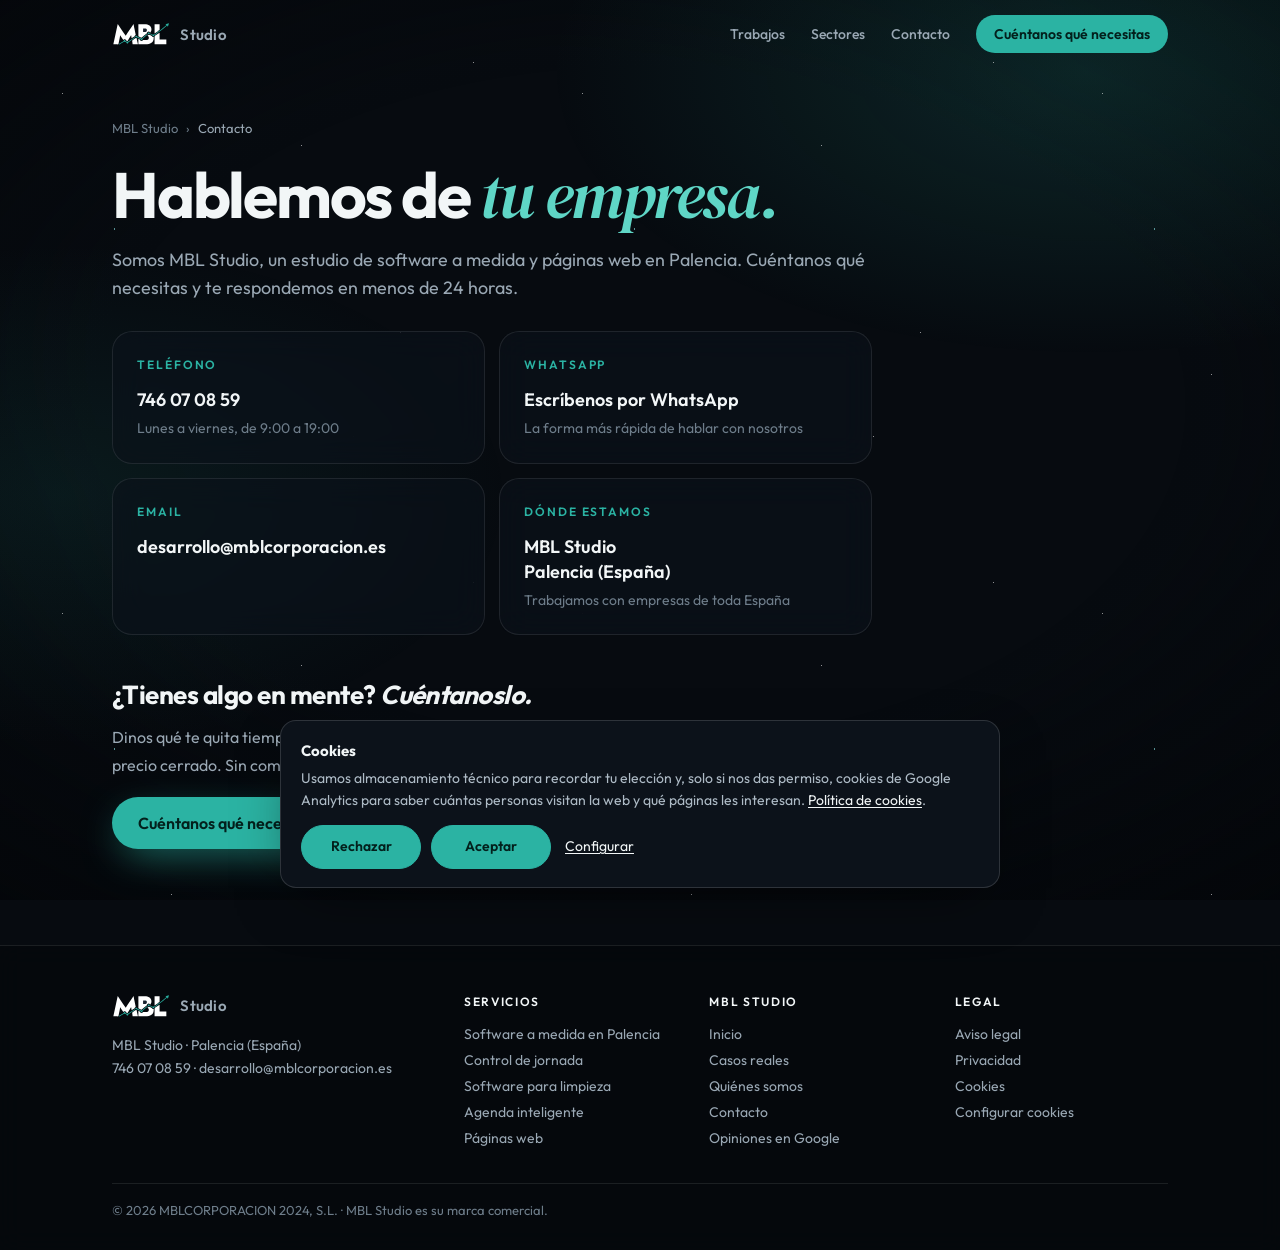
<file: contacto/index.html>
<!DOCTYPE html>
<html lang="es">
<head>
  <meta charset="UTF-8" />
  <meta name="viewport" content="width=device-width, initial-scale=1.0" />
  <title>Contacto | MBL Studio, software y webs en Palencia</title>
  <meta name="description" content="Contacta con MBL Studio en Palencia: teléfono 746 07 08 59, WhatsApp y email desarrollo@mblcorporacion.es. Pide tu diagnóstico gratuito y recibe una propuesta en menos de 24 horas." />
  <link rel="canonical" href="https://mblcorporacion.es/contacto/" />
  <link rel="icon" type="image/svg+xml" href="/favicon.svg" />
  <link rel="icon" type="image/png" sizes="48x48" href="/favicon-48.png" />
  <link rel="apple-touch-icon" href="/apple-touch-icon.png" />
  <link rel="preconnect" href="https://fonts.googleapis.com">
  <link rel="preconnect" href="https://fonts.gstatic.com" crossorigin>
  <link href="https://fonts.googleapis.com/css2?family=Outfit:wght@400;500;600;700;800;900&family=DM+Serif+Display:ital@0;1&display=swap" rel="stylesheet">
  <meta property="og:type" content="website" />
  <meta property="og:url" content="https://mblcorporacion.es/contacto/" />
  <meta property="og:title" content="Contacto | MBL Studio, software y webs en Palencia" />
  <meta property="og:description" content="Contacta con MBL Studio en Palencia: teléfono 746 07 08 59, WhatsApp y email desarrollo@mblcorporacion.es. Pide tu diagnóstico gratuito y recibe una propuesta en menos de 24 horas." />
  <meta property="og:image" content="https://mblcorporacion.es/og-image.png" />
  <meta property="og:locale" content="es_ES" />
  <meta property="og:site_name" content="MBL Studio" />
  <script type="application/ld+json">
  {
    "@context": "https://schema.org",
    "@type": "BreadcrumbList",
    "itemListElement": [
      {
        "@type": "ListItem",
        "position": 1,
        "name": "MBL Studio",
        "item": "https://mblcorporacion.es/"
      },
      {
        "@type": "ListItem",
        "position": 2,
        "name": "Contacto",
        "item": "https://mblcorporacion.es/contacto/"
      }
    ]
  }
  </script>
  <script type="application/ld+json">
  {
    "@context": "https://schema.org",
    "@type": "ContactPage",
    "name": "Contacto | MBL Studio",
    "url": "https://mblcorporacion.es/contacto/",
    "mainEntity": {
      "@id": "https://mblcorporacion.es/#organizacion",
      "name": "MBL Studio"
    }
  }
  </script>
  <link rel="stylesheet" href="/assets/simple-page.css" />
  <!-- Cookie consent: loads Google Analytics only after the visitor accepts -->
  <script src="/assets/consent.js" defer></script>
</head>
<body>
  <template id="logo-flat">
<svg xmlns="http://www.w3.org/2000/svg" viewBox="146 669 1748 720"><path transform="translate(0,0)" fill="#FFFFFF" d="M 317.549 728.538 C 320.137 730.715 335.297 753.968 338.298 758.431 L 387.512 831.441 C 443.695 914.794 502.326 998.227 557.719 1081.88 C 595.641 1025.55 633.079 968.885 670.031 911.908 C 687.304 885.744 705.41 859.296 723.099 833.349 C 746.247 799.396 769.577 762.195 793.578 729.151 C 795.287 743.947 799.286 763.363 802.035 778.3 C 807.042 806.438 812.461 834.501 818.292 862.48 L 858.501 1057.11 C 836.728 1066.08 827.584 1075.46 825.517 1099.5 C 803.991 1116.1 758.661 1143.42 734.681 1158.05 L 720.785 1064.11 C 718.135 1067.71 715.419 1071.79 712.844 1075.49 L 607.855 1243.26 C 596.48 1238.28 582.928 1230.96 571.153 1225.44 C 567.413 1216.93 563.953 1210.47 557.303 1203.86 C 548.059 1194.53 535.407 1189.38 522.273 1189.59 C 504.937 1189.98 494.334 1198.44 483.067 1210.04 C 475.05 1199.36 467.062 1185.63 459.88 1174.19 C 446.131 1152.33 432.508 1130.38 419.011 1108.36 C 411.539 1096.25 401.765 1079.58 392.947 1068.76 C 387.032 1091.33 381.861 1123.01 377.095 1146.79 L 352.274 1266.21 C 347.193 1290.87 343.005 1315.41 337.218 1339.93 C 321.453 1340.7 300.28 1340.07 284.176 1340.04 L 186.484 1340.07 L 317.549 728.538 z"/>
<path transform="translate(0,0)" fill="#FFFFFF" d="M 937.249 736.844 L 1073.4 736.899 C 1092.35 736.883 1111.44 736.858 1130.38 736.869 C 1232.82 736.934 1336.27 783.304 1329.27 901.532 C 1327.59 934.771 1312.7 965.961 1287.91 988.166 C 1275.17 966.165 1258.57 952.547 1230.89 958.79 C 1215.89 962.172 1207.22 972.015 1199.65 984.729 C 1196.75 991.26 1195.58 995.874 1194.97 1002.95 C 1182.82 1012.31 1169.59 1024.2 1157.64 1034.11 C 1114.54 1069.84 1073.67 1107.85 1031.41 1144.68 C 1022.3 1139.41 1002.35 1131.07 992.052 1126.35 C 973.768 1117.83 955.649 1108.97 937.704 1099.76 L 937.249 736.844 z"/>
<path transform="translate(0,0)" fill="#1B2430" d="M 1083.37 862.501 C 1112.07 862.045 1163.27 856.11 1183.14 881.252 C 1201.7 904.738 1198.19 938.209 1174.56 957.831 C 1155.65 972.443 1138.7 971.324 1116.24 971.258 L 1079.51 971.086 C 1079.16 959.642 1078.34 868.206 1080.15 863.288 L 1083.37 862.501 z"/>
<path transform="translate(0,0)" fill="#FFFFFF" d="M 1572.06 988.782 L 1572.86 989.474 C 1574.38 994.735 1573.4 1032.47 1573.43 1039.89 L 1573.95 1197.19 C 1640.92 1198.07 1709.53 1197.34 1776.6 1197.24 C 1775.84 1243.83 1776.71 1293.1 1776.82 1339.91 L 1630.5 1340 L 1423.02 1339.91 L 1423.09 1106.61 C 1430.4 1097.39 1431.65 1096.29 1434.27 1084.97 C 1480.51 1053.12 1526.87 1022.09 1572.06 988.782 z"/>
<path transform="translate(0,0)" fill="#FFFFFF" d="M 1262.1 1051.18 C 1267.04 1050.72 1332.85 1081.56 1341.22 1085.49 C 1352.18 1109.63 1369.24 1123.61 1397.21 1120.25 L 1397.35 1135.65 C 1397.6 1187.88 1391.1 1240.26 1351.44 1278.8 C 1282.32 1345.94 1190.89 1340.04 1102.77 1340.01 L 968.5 1340.08 L 937.745 1340.2 L 937.005 1173.92 L 987.68 1198.13 C 997.439 1246.04 1057.01 1249.68 1076.87 1206.54 C 1096.02 1205.22 1131.85 1205.16 1152.58 1206.32 C 1205.38 1209.29 1267.15 1190.06 1249.64 1123.03 C 1243.5 1099.53 1229.76 1091.17 1208.64 1079.63 L 1238.25 1055.36 C 1247.86 1054.99 1253.11 1054.32 1262.1 1051.18 z"/>
<path transform="translate(0,0)" fill="#FFFFFF" d="M 1423.25 736.988 L 1573.93 737.064 L 1573.74 904.915 C 1557 919.785 1531.21 939.753 1513.02 952.176 C 1483.44 973.38 1453.19 992.791 1423.27 1013.48 L 1423.25 736.988 z"/>
<path transform="translate(0,0)" fill="#FFFFFF" d="M 877.397 1151.5 L 881.058 1151.14 C 881.564 1151.49 882.071 1151.84 882.578 1152.19 C 895.413 1202.41 910.776 1293.56 923.64 1339.96 L 797.5 1339.91 L 764.317 1339.93 C 761.816 1307.82 753.984 1260.74 749.688 1228.14 C 778.344 1205.55 831.324 1172.09 864.119 1152.27 C 865.325 1151.55 875.134 1151.52 877.397 1151.5 z"/>
<path transform="translate(0,0)" fill="#2BB3A3" d="M 1851.02 709.159 C 1853.02 708.754 1852.01 708.685 1854.06 709.516 C 1854.03 718.202 1827.25 801.011 1823.43 813.059 C 1816.95 804.332 1807.3 786.324 1799.75 775.194 C 1775.11 793.797 1750.51 815.63 1726.75 835.65 C 1692.92 863.935 1658.92 892.003 1624.73 919.852 C 1578.45 957.279 1527.85 992.64 1478.93 1026.39 C 1458.42 1040.55 1437.16 1056.54 1416.67 1070.14 L 1415.72 1073.63 C 1407.2 1105.48 1367.92 1106.97 1361.96 1070.92 C 1352.59 1065.61 1337.5 1059.28 1327.41 1054.76 C 1305.39 1045.1 1283.49 1035.17 1261.72 1024.97 C 1249.66 1031.63 1241.12 1034.07 1228.6 1027.1 C 1217.64 1018.96 1213.35 1005.63 1220.66 993.466 C 1224.38 987.304 1230.42 982.889 1237.42 981.205 C 1255.24 976.88 1265.89 989.524 1269.6 1005.54 C 1301.18 1020.57 1340.09 1036.6 1372.6 1050.8 C 1383.86 1044.15 1394.42 1045.21 1405.03 1052.14 C 1422.85 1043.61 1438.62 1030.38 1454.96 1019.42 C 1571.2 941.441 1675.7 849.151 1783.86 760.704 C 1772.88 751.787 1761.96 742.799 1751.1 733.742 C 1784.48 725.218 1817.53 718.082 1851.02 709.159 z"/>
<path transform="translate(0,0)" fill="#2BB3A3" d="M 829.544 1124.99 C 831.803 1126.56 835.552 1133.36 843.187 1138.94 C 773.226 1182.64 700.153 1234.48 631.968 1281.68 C 632.943 1298.34 626.987 1310.94 609.09 1312.36 C 590.647 1313.82 581.335 1299.25 580.997 1282.91 L 540.127 1258.59 C 528.974 1266.55 519.646 1266.19 509.031 1257.99 C 492.907 1266.55 470.054 1281.83 454.164 1291.78 C 428.284 1307.97 400.856 1324.7 375.503 1341.57 C 359.737 1348.51 352.763 1329.68 362.212 1323.39 C 395.332 1301.3 430.295 1280.96 464.569 1260.59 C 475.365 1254.17 488.474 1247.73 497.53 1239.1 C 498.931 1232.07 499.564 1227.32 504.422 1221.51 C 513.606 1210.53 532.21 1209.25 542.415 1219.55 C 548.564 1225.76 549.143 1230.51 549.05 1238.98 C 562.635 1245.52 579.705 1256.11 593.695 1263.54 C 603.579 1261.26 610.113 1261.09 619.531 1264.8 C 651.959 1244.91 682.506 1217.96 714.492 1198.02 C 751.087 1175.21 791.14 1143.97 829.544 1124.99 z"/>
<path transform="translate(0,0)" fill="#2BB3A3" d="M 1201.38 1026.75 C 1204.55 1027.76 1211.21 1037.09 1215.98 1041.5 C 1201.97 1056.48 1176.96 1076.01 1160.71 1090.34 L 1058.78 1181.61 C 1059.23 1191.57 1060.12 1198.57 1052.63 1206.67 C 1047.79 1211.81 1041.08 1214.79 1034.02 1214.93 C 1027.2 1215.13 1020.62 1212.45 1015.88 1207.55 C 1009.13 1200.61 1008.02 1193.39 1008.37 1184.23 C 967.752 1163.43 928.751 1146.16 888.095 1123.86 C 879.169 1129.07 876.173 1130.87 866.138 1129.29 C 827.186 1114.81 849.87 1064.52 885.704 1082.88 C 896.487 1087.21 892.387 1102.14 899.977 1106.19 C 939.377 1127.22 981.147 1144.64 1020.54 1165.69 C 1030.66 1162.58 1033.97 1161.87 1043.68 1165.61 C 1064.12 1146.03 1088.17 1125.85 1109.34 1106.75 C 1139.42 1079.61 1169.88 1052.18 1201.38 1026.75 z"/></svg>
  </template>
  <div class="space" aria-hidden="true"></div>

  <header id="top">
    <div class="container">
      <div class="nav-inner">
        <a class="brand" href="/" aria-label="MBL Studio">
          <span class="brand-logo" data-logo></span>
          <span class="brand-name">Studio</span>
        </a>
        <nav>
          <a class="nav-link" href="/#escaparate">Trabajos</a>
          <a class="nav-link" href="/#sectores">Sectores</a>
          <a class="nav-link" href="/contacto/">Contacto</a>
          <a class="nav-cta" href="/diagnostico/">Cuéntanos qué necesitas</a>
        </nav>
      </div>
    </div>
  </header>

<div class="breadcrumb">
  <div class="container">
    <div class="breadcrumb-inner">
      <a href="/">MBL Studio</a>
      <span class="breadcrumb-sep">›</span>
      <span class="breadcrumb-current">Contacto</span>
    </div>
  </div>
</div>

<main class="page">
  <div class="container">
    <div class="page-inner">
      <h1>Hablemos de <em>tu empresa.</em></h1>
      <p class="lead">Somos MBL Studio, un estudio de software a medida y páginas web en Palencia. Cuéntanos qué necesitas y te respondemos en menos de 24 horas.</p>
      
      <div class="contact-grid">
        <div class="contact-card">
          <p class="label">Teléfono</p>
          <p class="value"><a href="tel:+34746070859">746 07 08 59</a></p>
          <p class="hint">Lunes a viernes, de 9:00 a 19:00</p>
        </div>
        <div class="contact-card">
          <p class="label">WhatsApp</p>
          <p class="value"><a href="https://wa.me/34746070859" target="_blank" rel="noopener" data-wa>Escríbenos por WhatsApp</a></p>
          <p class="hint">La forma más rápida de hablar con nosotros</p>
        </div>
        <div class="contact-card">
          <p class="label">Email</p>
          <p class="value"><a href="mailto:desarrollo@mblcorporacion.es">desarrollo@mblcorporacion.es</a></p>
        </div>
        <div class="contact-card">
          <p class="label">Dónde estamos</p>
          <p class="value">MBL Studio<br>Palencia (España)</p>
          <p class="hint">Trabajamos con empresas de toda España</p>
        </div>
      </div>
      
      <h2>¿Tienes algo en mente? <em>Cuéntanoslo.</em></h2>
      <p>Dinos qué te quita tiempo o qué te gustaría tener, y en menos de 24 horas te respondemos con una idea y un precio cerrado. Sin compromiso.</p>
      <div class="actions">
        <a class="btn-primary" href="https://landing.mblcorporacion.es/diagnostico/?utm_source=web&utm_medium=organico&utm_campaign=contacto">Cuéntanos qué necesitas →</a>
        <a class="btn-wa" href="https://wa.me/34746070859" target="_blank" rel="noopener" data-wa>WhatsApp</a>
        <a class="btn-secondary" href="https://share.google/ra83VbyMqOb64w9Xh" target="_blank" rel="noopener">Opiniones en Google</a>
      </div>
    </div>
  </div>
</main>

<footer>
  <div class="container">
    <div class="footer-grid">
      <div class="footer-about">
        <a class="brand" href="/" aria-label="MBL Studio"><span class="brand-logo" data-logo></span><span class="brand-name">Studio</span></a>
        <address class="footer-nap">MBL Studio · Palencia (España)<br><a href="tel:+34746070859">746 07 08 59</a> · <a href="mailto:desarrollo@mblcorporacion.es">desarrollo@mblcorporacion.es</a></address>
      </div>
      <div class="footer-col">
        <p class="footer-title">Servicios</p>
        <a href="/software-a-medida-palencia/">Software a medida en Palencia</a>
        <a href="/control-jornada/">Control de jornada</a>
        <a href="/empresas-limpieza/">Software para limpieza</a>
        <a href="/agenda-inteligente/">Agenda inteligente</a>
        <a href="/pagina-web/">Páginas web</a>
      </div>
      <div class="footer-col">
        <p class="footer-title">MBL Studio</p>
        <a href="/">Inicio</a>
        <a href="/casos/">Casos reales</a>
        <a href="/quienes-somos/">Quiénes somos</a>
        <a href="/contacto/">Contacto</a>
        <a href="https://share.google/ra83VbyMqOb64w9Xh" target="_blank" rel="noopener">Opiniones en Google</a>
      </div>
      <div class="footer-col">
        <p class="footer-title">Legal</p>
        <a href="/aviso-legal/">Aviso legal</a>
        <a href="/privacidad/">Privacidad</a>
        <a href="/cookies/">Cookies</a>
        <a href="#" data-consent-open>Configurar cookies</a>
      </div>
    </div>
    <p class="footer-bottom">© 2026 MBLCORPORACION 2024, S.L. · MBL Studio es su marca comercial.</p>
  </div>
</footer>

<script>
  // WhatsApp taps count as contacts in Analytics (only if the visitor accepted analytics)
  document.querySelectorAll('[data-wa]').forEach(a => a.addEventListener('click', () => {
    if (window.gtag) gtag('event', 'contact', { method: 'whatsapp', page: 'contacto' });
  }));
</script>

  <script>
    // Logo and header background on scroll (same as the home)
    const flatLogo = document.getElementById('logo-flat').innerHTML;
    document.querySelectorAll('[data-logo]').forEach(el => { el.innerHTML = flatLogo; });
    const header = document.getElementById('top');
    const onScroll = () => header.classList.toggle('scrolled', scrollY > 20);
    addEventListener('scroll', onScroll, { passive: true }); onScroll();
  </script>
</body>
</html>
</file>
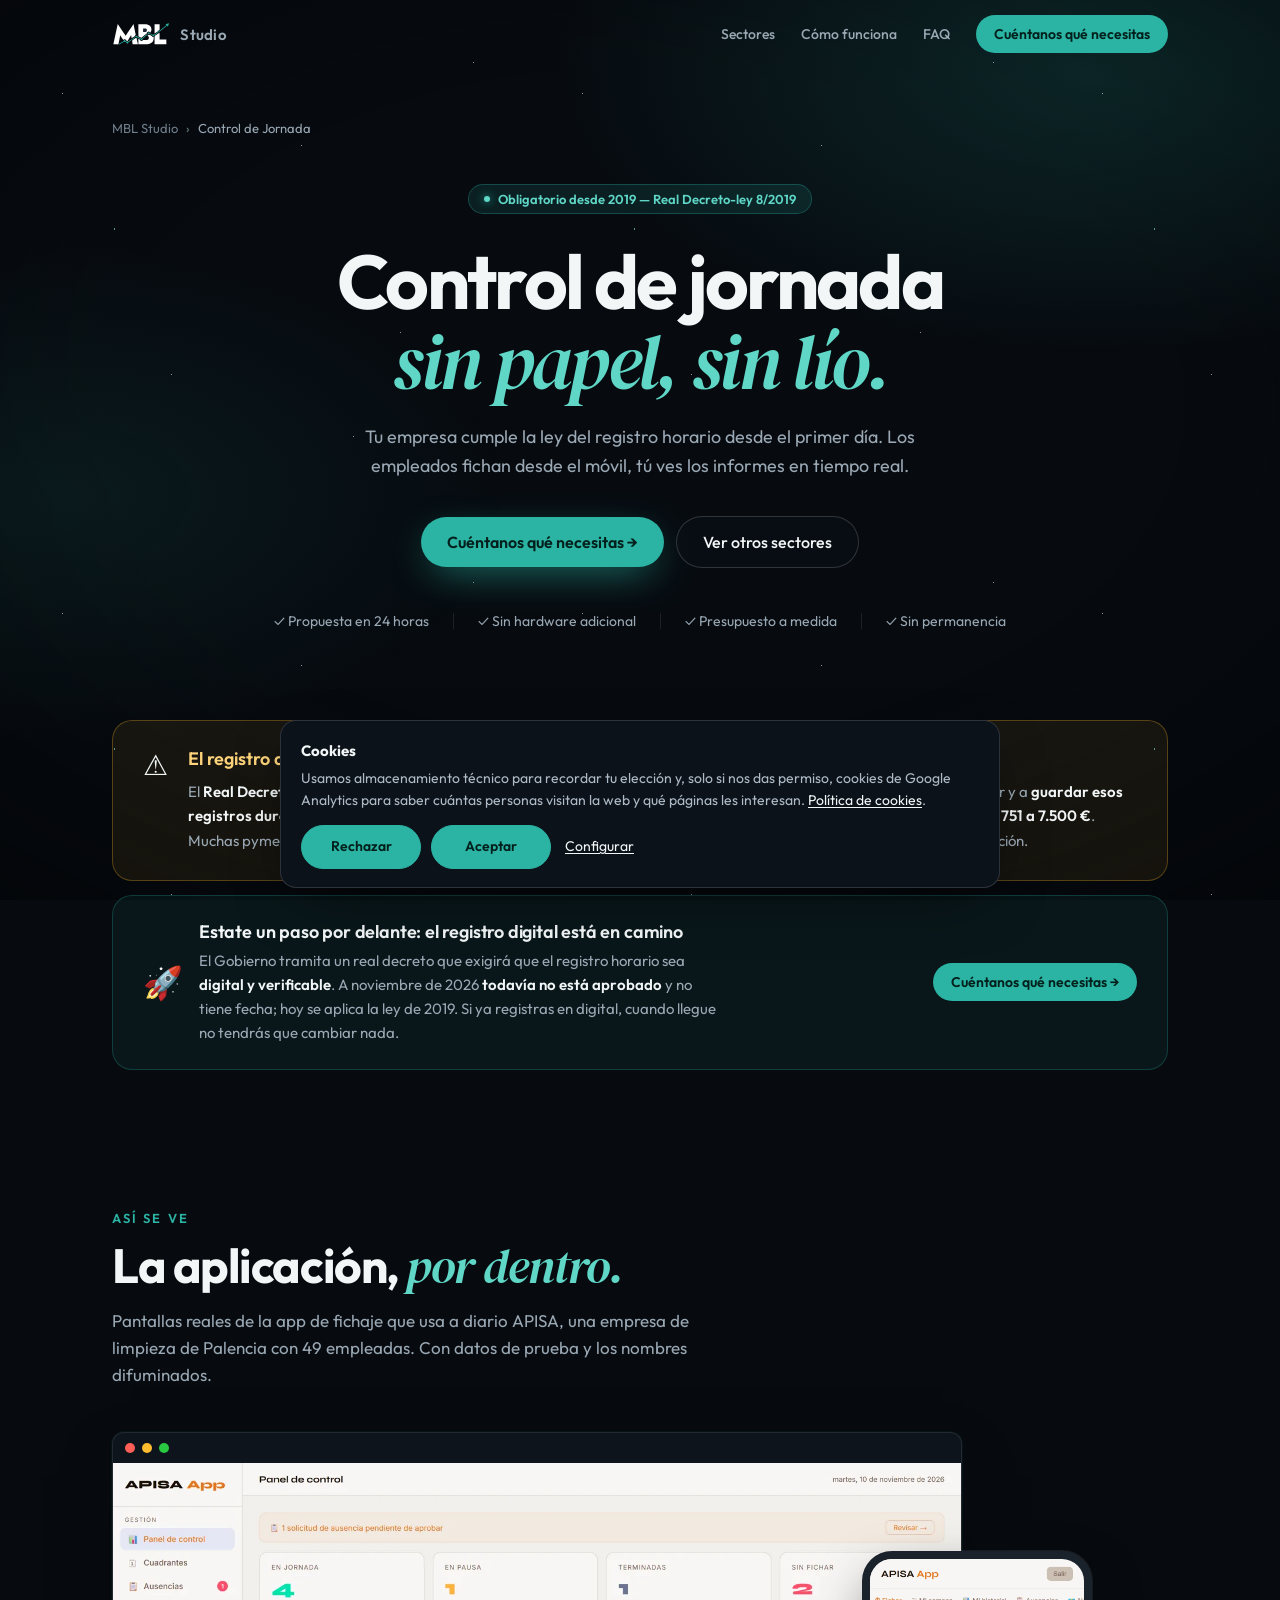
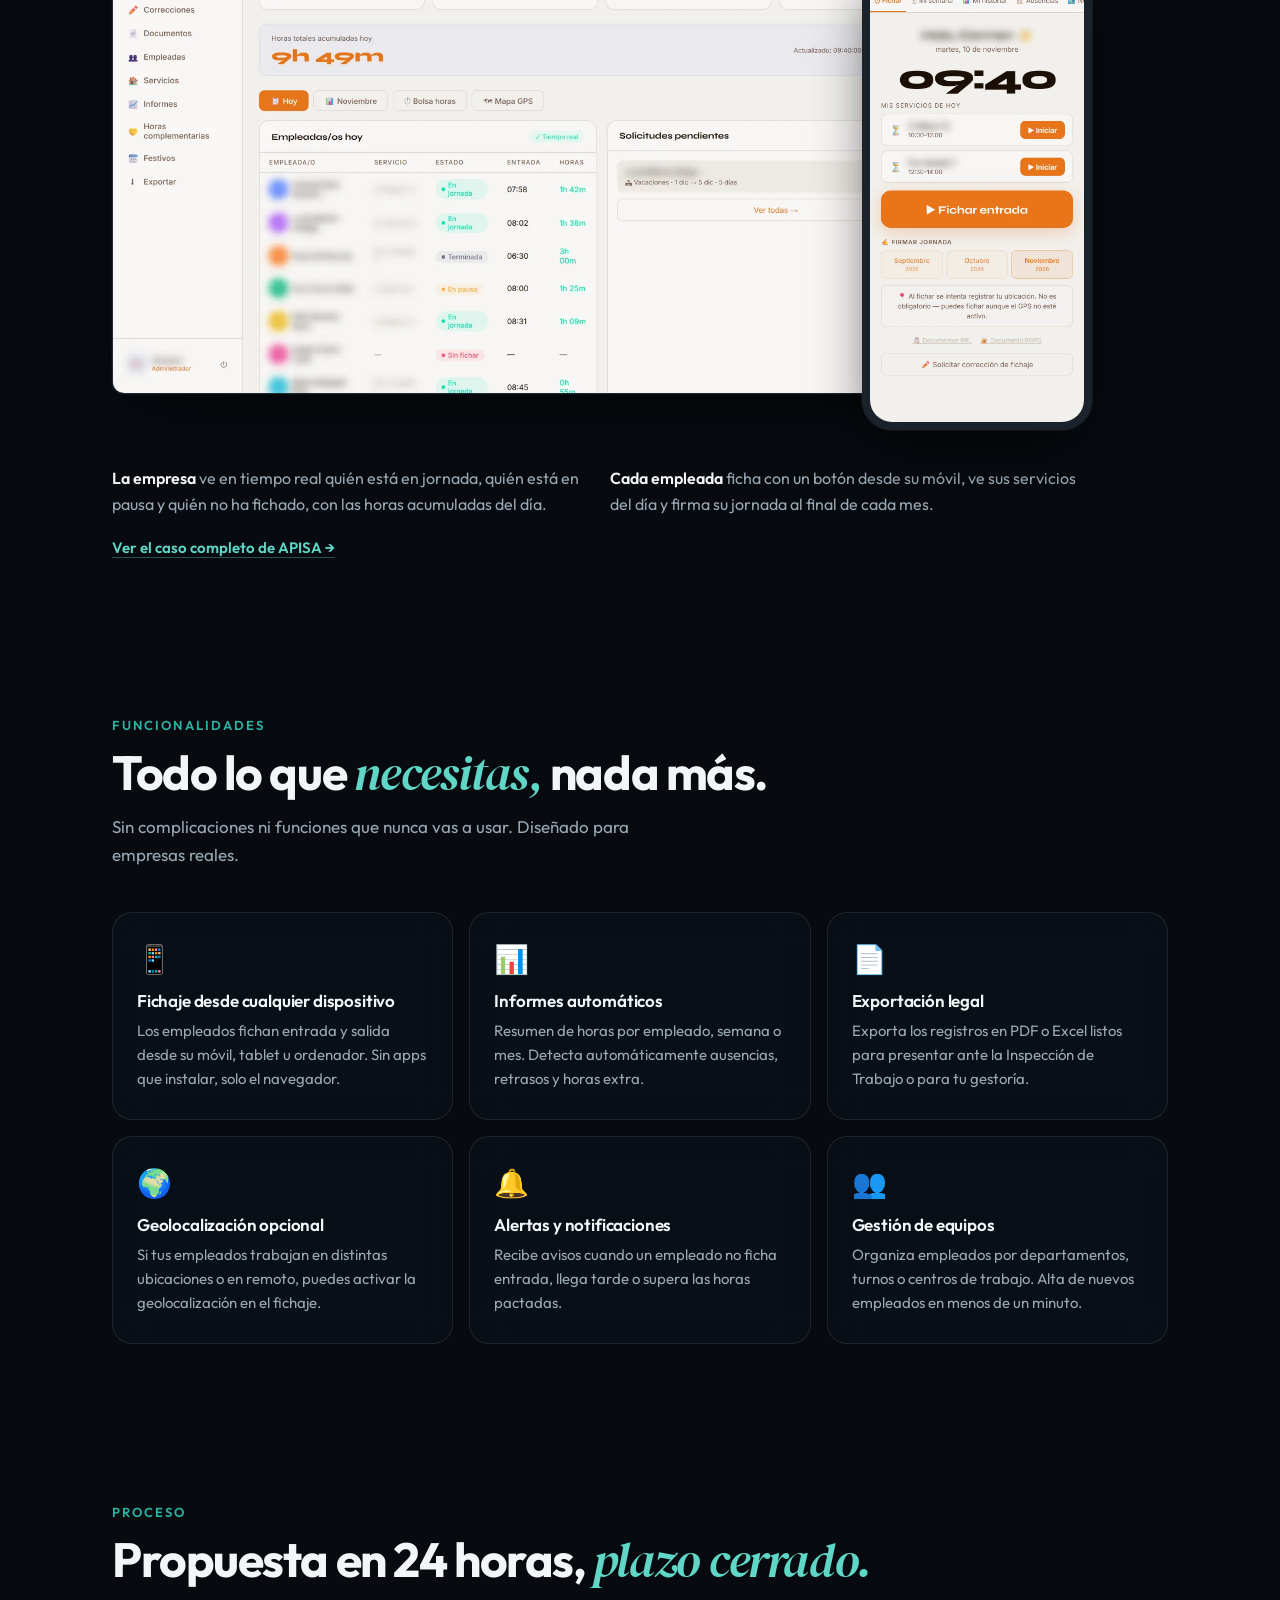
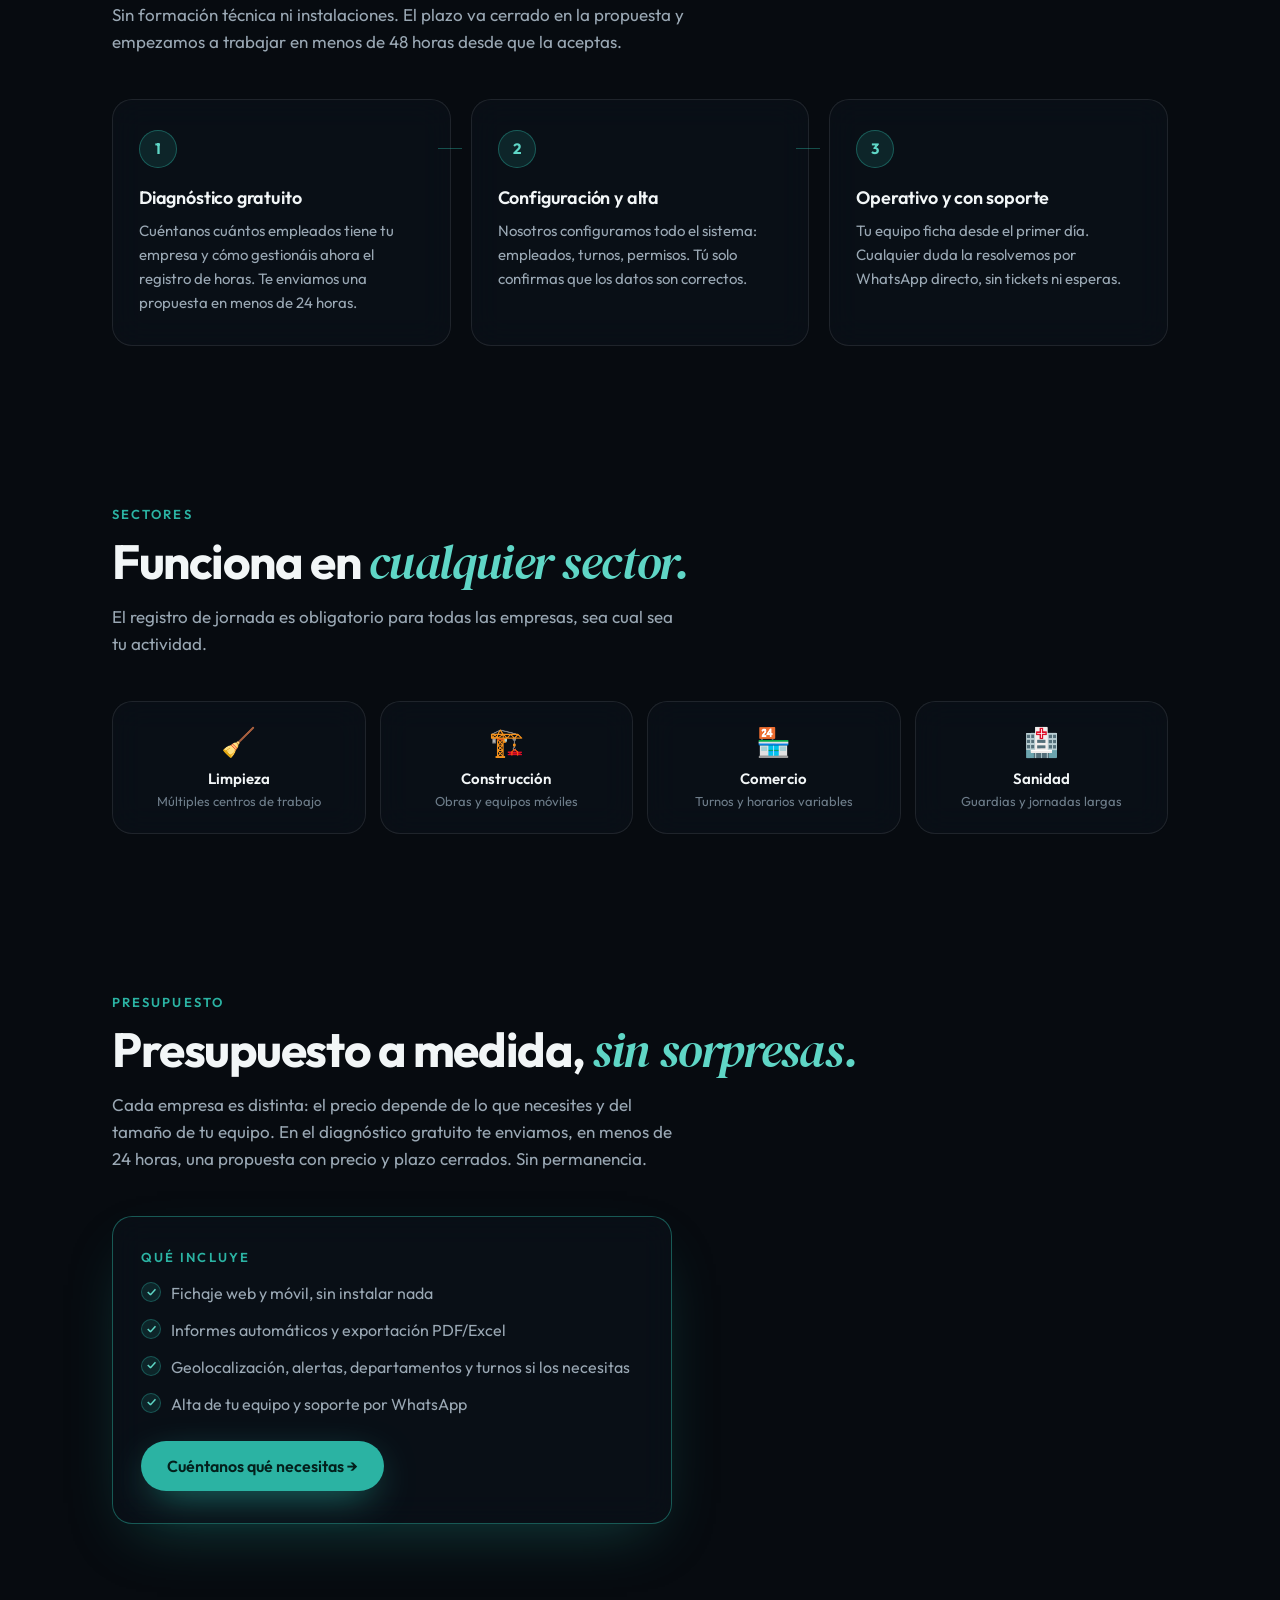
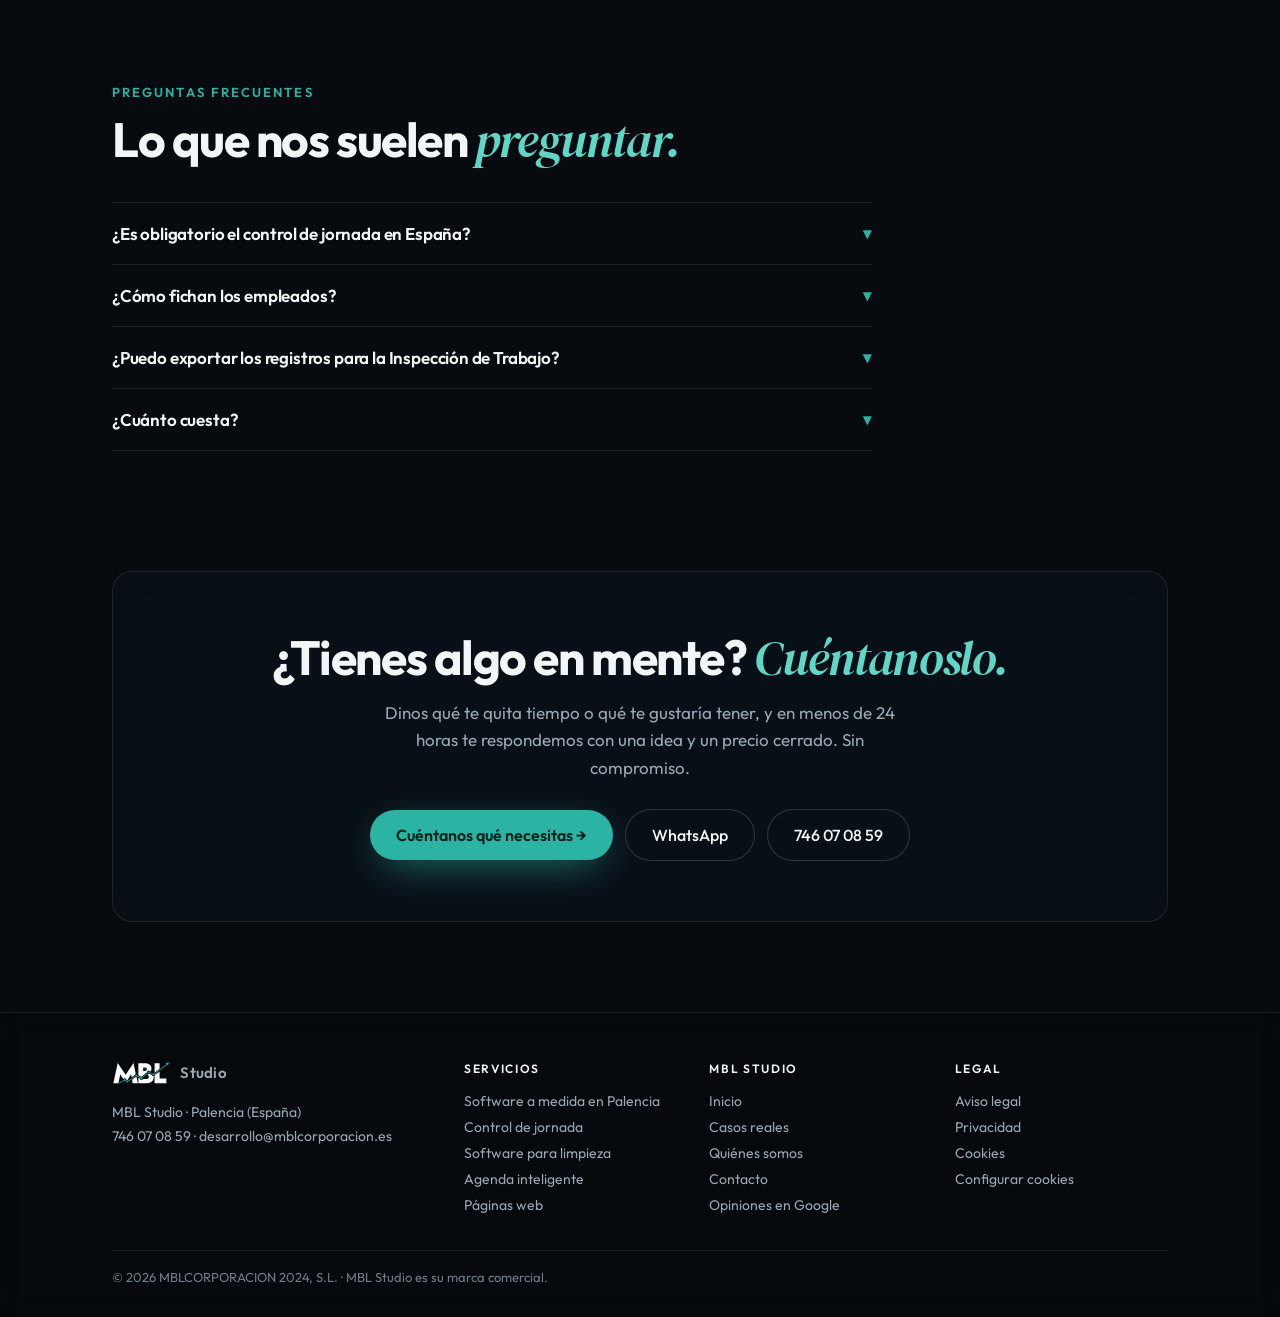
<file: control-jornada/index.html>
<!DOCTYPE html>
<html lang="es">
<head>
  <meta charset="UTF-8" />
  <meta name="viewport" content="width=device-width, initial-scale=1.0" />
  <title>Control de Jornada Laboral para Empresas | MBL Studio</title>
  <meta name="description" content="Software de control de jornada laboral para pymes españolas, desde Palencia. Cumple el Real Decreto-ley 8/2019 y registra horas sin papel. Propuesta en 24 horas y presupuesto a medida." />
  <link rel="canonical" href="https://mblcorporacion.es/control-jornada/" />
  <link rel="icon" type="image/svg+xml" href="/favicon.svg" />
  <link rel="icon" type="image/png" sizes="48x48" href="/favicon-48.png" />
  <link rel="apple-touch-icon" href="/apple-touch-icon.png" />
  <link rel="preconnect" href="https://fonts.googleapis.com">
  <link rel="preconnect" href="https://fonts.gstatic.com" crossorigin>
  <link href="https://fonts.googleapis.com/css2?family=Outfit:wght@300;400;500;600;700;800;900&family=DM+Serif+Display:ital@0;1&display=swap" rel="stylesheet">
  <!-- Open Graph -->
  <meta property="og:type" content="website" />
  <meta property="og:url" content="https://mblcorporacion.es/control-jornada/" />
  <meta property="og:title" content="Control de Jornada Laboral para Empresas | MBL Studio" />
  <meta property="og:description" content="Cumple el Real Decreto-ley 8/2019 sin papel ni apps. Registro de horas e informes automáticos. Presupuesto a medida." />
  <meta property="og:image" content="https://mblcorporacion.es/og-image.png" />
  <meta property="og:locale" content="es_ES" />
  <meta property="og:site_name" content="MBL Studio" />
  <!-- Twitter Card -->
  <meta name="twitter:card" content="summary_large_image" />
  <meta name="twitter:title" content="Control de Jornada Laboral | MBL Studio" />
  <meta name="twitter:description" content="Registro de horas para pymes. Sin papel, sin apps. Presupuesto a medida." />
  <meta name="twitter:image" content="https://mblcorporacion.es/og-image.png" />
  <!-- Schema.org -->
  <script type="application/ld+json">
  {
    "@context": "https://schema.org",
    "@type": "Service",
    "name": "Control de Jornada MBL Studio",
    "description": "Software de control de jornada laboral para pymes. Registro de entrada y salida, informes automáticos, cumplimiento del Real Decreto-ley 8/2019.",
    "provider": { "@id": "https://mblcorporacion.es/#organizacion", "name": "MBL Studio" },
    "areaServed": { "@type": "Country", "name": "España" }
  }
  </script>
  <script type="application/ld+json">
  {
    "@context": "https://schema.org",
    "@type": "BreadcrumbList",
    "itemListElement": [
      { "@type": "ListItem", "position": 1, "name": "MBL Studio", "item": "https://mblcorporacion.es/" },
      { "@type": "ListItem", "position": 2, "name": "Control de Jornada", "item": "https://mblcorporacion.es/control-jornada/" }
    ]
  }
  </script>
  <script type="application/ld+json">
  {
    "@context": "https://schema.org",
    "@type": "FAQPage",
    "mainEntity": [
      {
        "@type": "Question",
        "name": "¿Es obligatorio el control de jornada en España?",
        "acceptedAnswer": { "@type": "Answer", "text": "Sí. El Real Decreto-ley 8/2019 obliga a todas las empresas a registrar cada día la hora de entrada y salida de cada trabajador, guardar esos registros durante cuatro años y tenerlos a disposición de la Inspección de Trabajo. No hacerlo es una infracción grave, con multas de 751 a 7.500 €. El Gobierno tramita un real decreto que exigirá que el registro sea digital y verificable, pero a noviembre de 2026 todavía no está aprobado." }
      },
      {
        "@type": "Question",
        "name": "¿Cómo fichan los empleados?",
        "acceptedAnswer": { "@type": "Answer", "text": "Desde cualquier navegador, sin instalar nada. El empleado entra con su usuario, ficha entrada y salida en un clic. Funciona en móvil, tablet y ordenador." }
      },
      {
        "@type": "Question",
        "name": "¿Puedo exportar los registros para la Inspección de Trabajo?",
        "acceptedAnswer": { "@type": "Answer", "text": "Sí. Puedes exportar los registros en formato Excel o PDF en cualquier momento, listos para presentar ante la Inspección de Trabajo o para tu gestoría." }
      },
      {
        "@type": "Question",
        "name": "¿Cuánto cuesta?",
        "acceptedAnswer": { "@type": "Answer", "text": "Depende de lo que necesites y del tamaño de tu equipo. Por eso empezamos con el diagnóstico: en menos de 24 horas te enviamos una propuesta con precio y plazo cerrados, sin compromiso." }
      }
    ]
  }
  </script>
  <!-- Cookie consent: loads Google Analytics only after the visitor accepts -->
  <script src="/assets/consent.js" defer></script>
  <style>
    :root {
      --bg: #070B10; --ink: #F2F6F7; --muted: #9AA8B4; --soft: #6E7D8A; --teal: #2BB3A3; --teal-2: #5FD6C6;
      --glass: rgba(12, 18, 26, .62); --line: rgba(255, 255, 255, .09); --radius: 20px; --radius2: 24px;
      --font: 'Outfit', system-ui, sans-serif; --serif: 'DM Serif Display', Georgia, serif;
    }
    *, *::before, *::after { box-sizing: border-box; margin: 0; padding: 0; }
    html { scroll-behavior: smooth; scroll-padding-top: 90px; }
    body { background: var(--bg); color: var(--ink); font-family: var(--font); -webkit-font-smoothing: antialiased; overflow-x: hidden; }
    a { color: inherit; }
    em { font-family: var(--serif); font-style: italic; font-weight: 400; color: var(--teal-2); }
    .container { max-width: 1120px; margin: 0 auto; padding: 0 clamp(16px, 4vw, 32px); }

    /* Space background: soft teal glows and a few stars, fixed behind the page (same as the home) */
    .space { position: fixed; inset: 0; z-index: 0; pointer-events: none;
      background:
        radial-gradient(ellipse 60% 45% at 85% 8%, rgba(43, 179, 163, .16), transparent 70%),
        radial-gradient(ellipse 50% 40% at 5% 55%, rgba(43, 179, 163, .09), transparent 70%),
        radial-gradient(ellipse 85% 75% at 50% 45%, transparent 50%, rgba(3, 5, 8, .85) 100%); }
    .space::before { content: ""; position: absolute; inset: 0; opacity: .55;
      background-image:
        radial-gradient(1px 1px at 12% 18%, #fff 50%, transparent 51%), radial-gradient(1px 1px at 33% 72%, #fff 50%, transparent 51%),
        radial-gradient(1px 1px at 58% 28%, #fff 50%, transparent 51%), radial-gradient(1px 1px at 77% 64%, #fff 50%, transparent 51%),
        radial-gradient(1px 1px at 91% 12%, #fff 50%, transparent 51%), radial-gradient(1px 1px at 46% 90%, #9ff 50%, transparent 51%),
        radial-gradient(1.5px 1.5px at 22% 44%, #9ff 50%, transparent 51%), radial-gradient(1px 1px at 68% 84%, #fff 50%, transparent 51%);
      background-size: 520px 520px; }
    .breadcrumb, .hero, section, .cta-final, footer { position: relative; z-index: 1; }

    /* REVEAL */
    .reveal { opacity: 0; transform: translateY(26px); transition: opacity .8s cubic-bezier(.2, .7, .2, 1), transform .8s cubic-bezier(.2, .7, .2, 1); }
    .reveal.visible { opacity: 1; transform: none; }
    .reveal-delay-1 { transition-delay: .08s; } .reveal-delay-2 { transition-delay: .16s; } .reveal-delay-3 { transition-delay: .24s; }

    /* HEADER (same as the home) */
    header { position: fixed; top: 0; left: 0; right: 0; z-index: 10; transition: background .3s, border-color .3s; border-bottom: 1px solid transparent; }
    header.scrolled { background: rgba(7, 11, 16, .72); backdrop-filter: blur(14px); -webkit-backdrop-filter: blur(14px); border-color: var(--line); }
    .nav-inner { display: flex; align-items: center; justify-content: space-between; height: 68px; }
    .brand { display: flex; align-items: center; gap: 10px; text-decoration: none; }
    .brand-logo svg { height: 24px; width: auto; display: block; }
    .brand-name { font-weight: 600; font-size: 15px; color: var(--muted); letter-spacing: .02em; }
    nav { display: flex; align-items: center; gap: 26px; }
    .nav-link { color: var(--muted); text-decoration: none; font-size: 14px; font-weight: 500; transition: color .2s; }
    .nav-link:hover { color: var(--ink); }
    .nav-cta { background: var(--teal); color: #03201C; font: 600 14px var(--font); padding: 10px 18px; border-radius: 999px; text-decoration: none; white-space: nowrap; transition: transform .2s, box-shadow .2s; }
    .nav-cta:hover { transform: translateY(-1px); box-shadow: 0 8px 28px -8px rgba(43, 179, 163, .8); }

    /* BREADCRUMB */
    .breadcrumb { padding: 120px 0 0; }
    .breadcrumb-inner { display: flex; flex-wrap: wrap; align-items: center; gap: 8px; font-size: 13px; color: var(--soft); }
    .breadcrumb-inner a { color: var(--soft); text-decoration: none; }
    .breadcrumb-inner a:hover { color: var(--teal-2); }
    .breadcrumb-current { color: var(--muted); }

    /* HERO */
    .hero { padding: 48px 0 90px; }
    .hero-content { text-align: center; }
    .hero-badge { display: inline-flex; align-items: center; gap: 8px; color: var(--teal-2); font-size: 13px; font-weight: 600; background: rgba(43, 179, 163, .12); border: 1px solid rgba(43, 179, 163, .3); padding: 6px 15px; border-radius: 999px; margin-bottom: 28px; opacity: 0; transform: translateY(12px); animation: fadeUp .6s .1s ease forwards; }
    .badge-dot { width: 6px; height: 6px; border-radius: 50%; background: var(--teal-2); box-shadow: 0 0 10px var(--teal); animation: blink 2s ease infinite; }
    @keyframes blink { 0%, 100% { opacity: 1 } 50% { opacity: .4 } }
    .hero-title { font-size: clamp(40px, 6vw, 76px); font-weight: 700; letter-spacing: -.035em; line-height: 1.04; margin-bottom: 22px; opacity: 0; transform: translateY(20px); animation: fadeUp .7s .2s ease forwards; }
    .hero-sub { font-size: clamp(17px, 1.4vw, 20px); color: var(--muted); max-width: 34em; margin: 0 auto 36px; line-height: 1.6; opacity: 0; transform: translateY(20px); animation: fadeUp .7s .3s ease forwards; }
    .hero-actions { display: flex; align-items: center; justify-content: center; gap: 12px; flex-wrap: wrap; opacity: 0; transform: translateY(20px); animation: fadeUp .7s .4s ease forwards; }
    @keyframes fadeUp { to { opacity: 1; transform: translateY(0); } }
    .hero-proof { margin-top: 44px; display: flex; align-items: center; justify-content: center; gap: 14px 24px; flex-wrap: wrap; opacity: 0; animation: fadeUp .7s .6s ease forwards; }
    .proof-item { display: flex; align-items: center; gap: 7px; font-size: 14px; color: var(--muted); }
    .proof-div { width: 1px; height: 16px; background: var(--line); }

    /* BUTTONS (same as the home) */
    .btn-primary, .btn-secondary, .btn-white, .btn-ghost { display: inline-flex; align-items: center; justify-content: center; gap: 8px; font: 600 16px var(--font); padding: 15px 26px; border-radius: 999px; border: 0; cursor: pointer; text-decoration: none; transition: transform .2s, box-shadow .2s, border-color .2s; }
    .btn-primary, .btn-white { background: var(--teal); color: #03201C; box-shadow: 0 12px 40px -12px rgba(43, 179, 163, .8); }
    .btn-primary:hover, .btn-white:hover { transform: translateY(-2px); box-shadow: 0 16px 50px -10px rgba(43, 179, 163, .95); }
    .btn-secondary, .btn-ghost { color: var(--ink); font-weight: 500; border: 1px solid rgba(255, 255, 255, .16); background: rgba(12, 18, 26, .4); }
    .btn-secondary:hover, .btn-ghost:hover { border-color: rgba(255, 255, 255, .4); }

    /* SECTIONS */
    section { padding: 80px 0; }
    .section-label { color: var(--teal); font-weight: 600; font-size: 13px; letter-spacing: .16em; text-transform: uppercase; margin-bottom: 14px; }
    .section-title { font-size: clamp(30px, 4vw, 48px); font-weight: 700; letter-spacing: -.03em; line-height: 1.08; margin-bottom: 14px; }
    .section-sub { font-size: 17px; color: var(--muted); line-height: 1.6; max-width: 34em; margin-bottom: 44px; }

    /* Glass cards */
    .glass, .funcion-card, .step-card, .sector-card, .precio-card, .stat-card, .camino-card, .extra-card { background: var(--glass); border: 1px solid var(--line); border-radius: var(--radius); backdrop-filter: blur(16px) saturate(120%); -webkit-backdrop-filter: blur(16px) saturate(120%); }

    /* FEATURES */
    .funciones-grid { display: grid; grid-template-columns: repeat(3, 1fr); gap: 16px; }
    .funcion-card { padding: 28px 24px; transition: transform .25s, border-color .25s; }
    .funcion-card:hover { transform: translateY(-4px); border-color: rgba(43, 179, 163, .4); }
    .funcion-icon { font-size: 28px; margin-bottom: 14px; display: block; }
    .funcion-card h3 { font-size: 17px; font-weight: 600; letter-spacing: -.01em; margin-bottom: 8px; }
    .funcion-card p { font-size: 15px; color: var(--muted); line-height: 1.6; }

    /* HOW IT WORKS */
    .steps-grid { display: grid; grid-template-columns: repeat(3, 1fr); gap: 20px; }
    .step-card { padding: 30px 26px; position: relative; }
    .step-num { width: 38px; height: 38px; border-radius: 50%; color: var(--teal-2); background: rgba(43, 179, 163, .14); border: 1px solid rgba(43, 179, 163, .4); font-size: 15px; font-weight: 700; display: flex; align-items: center; justify-content: center; margin-bottom: 18px; }
    .step-card h3 { font-size: 18px; font-weight: 600; margin-bottom: 10px; letter-spacing: -.01em; }
    .step-card p { font-size: 15px; color: var(--muted); line-height: 1.6; }
    .step-connector { position: absolute; top: 48px; right: -12px; width: 24px; height: 1px; background: rgba(43, 179, 163, .4); z-index: 1; }

    /* FAQ */
    .faq-list { display: flex; flex-direction: column; max-width: 760px; border-top: 1px solid var(--line); }
    .faq-item { border-bottom: 1px solid var(--line); }
    .faq-q { display: flex; justify-content: space-between; align-items: center; padding: 20px 0; cursor: pointer; gap: 16px; }
    .faq-q h3 { font-size: 17px; font-weight: 600; letter-spacing: -.01em; transition: color .2s; }
    .faq-q:hover h3 { color: var(--teal-2); }
    .faq-chevron { font-size: 12px; color: var(--teal); flex-shrink: 0; transition: transform .2s; }
    .faq-item.open .faq-chevron { transform: rotate(180deg); }
    .faq-a { font-size: 15px; color: var(--muted); line-height: 1.7; max-height: 0; overflow: hidden; transition: max-height .3s ease, padding .3s; }
    .faq-item.open .faq-a { max-height: 320px; padding-bottom: 20px; }

    /* CTA (glass card, same as the home) */
    .cta-final { padding: 40px 0 90px; }
    .cta-card { text-align: center; padding: clamp(36px, 5vw, 60px) clamp(22px, 4vw, 48px); }
    .cta-final h2 { font-size: clamp(30px, 4vw, 48px); font-weight: 700; letter-spacing: -.03em; line-height: 1.08; margin-bottom: 14px; }
    .cta-final p { color: var(--muted); font-size: 17px; line-height: 1.6; max-width: 32em; margin: 0 auto 28px; }
    .cta-row { display: flex; align-items: center; justify-content: center; gap: 12px; flex-wrap: wrap; }

    /* FOOTER (same as the home) */
    footer { padding: 48px 0 32px; border-top: 1px solid var(--line); background: rgba(5, 8, 12, .7); backdrop-filter: blur(12px); -webkit-backdrop-filter: blur(12px); }
    .footer-grid { display: grid; grid-template-columns: 1.5fr 1fr 1fr 1fr; gap: 32px; }
    .footer-nap { font-style: normal; color: var(--muted); font-size: 14px; line-height: 1.7; margin-top: 16px; }
    .footer-nap a, .footer-col a { color: var(--muted); text-decoration: none; }
    .footer-title { color: var(--ink); font-weight: 600; font-size: 12px; letter-spacing: .14em; text-transform: uppercase; margin-bottom: 12px; }
    .footer-col a { display: block; font-size: 14px; padding: 4px 0; }
    .footer-nap a:hover, .footer-col a:hover { color: var(--ink); }
    .footer-bottom { color: var(--soft); font-size: 13px; margin-top: 32px; padding-top: 18px; border-top: 1px solid var(--line); }

    /* Screenshot frame (same as /casos/) */
    .win { border-radius: 12px; overflow: hidden; background: #0d141c; border: 1px solid var(--line); box-shadow: 0 24px 60px -20px rgba(0, 0, 0, .7), 0 0 0 1px rgba(43, 179, 163, .06); }
    .win-bar { height: 30px; display: flex; align-items: center; gap: 7px; padding: 0 12px; }
    .win-bar i { width: 10px; height: 10px; border-radius: 50%; background: #ff5f57; }
    .win-bar i:nth-child(2) { background: #febc2e; } .win-bar i:nth-child(3) { background: #28c840; }

    /* LEGAL NOTICE */
    .legal-wrap { display: flex; flex-direction: column; gap: 14px; }
    .legal-alert { background: rgba(254, 188, 46, .07); border: 1px solid rgba(254, 188, 46, .28); border-radius: var(--radius); padding: 26px 30px; display: flex; gap: 20px; align-items: flex-start; }
    .legal-icon { font-size: 28px; flex-shrink: 0; }
    .legal-text h3 { font-size: 18px; font-weight: 600; color: #FCD27A; margin-bottom: 8px; line-height: 1.35; }
    .legal-text p { font-size: 15px; color: var(--muted); line-height: 1.65; }
    .legal-text strong { color: var(--ink); font-weight: 600; }
    .legal-promo { background: rgba(43, 179, 163, .07); border: 1px solid rgba(43, 179, 163, .25); border-radius: var(--radius); padding: 24px 30px; display: flex; gap: 20px; align-items: center; justify-content: space-between; flex-wrap: wrap; }
    .legal-promo-left { display: flex; gap: 16px; align-items: center; }
    .legal-promo-icon { font-size: 32px; flex-shrink: 0; }
    .legal-promo-text h3 { font-size: 18px; font-weight: 600; color: var(--ink); margin-bottom: 6px; letter-spacing: -.01em; }
    .legal-promo-text p { font-size: 15px; color: var(--muted); line-height: 1.6; max-width: 52ch; }
    .legal-promo-text p strong { color: var(--ink); font-weight: 600; }
    .legal-promo-badge { background: var(--teal); color: #03201C; border-radius: 999px; padding: 10px 18px; font-size: 14px; font-weight: 600; white-space: nowrap; transition: transform .2s, box-shadow .2s; }
    .legal-promo-badge:hover { transform: translateY(-1px); box-shadow: 0 8px 28px -8px rgba(43, 179, 163, .8); }

    /* DEMO: real app screens */
    .demo-stage { position: relative; max-width: 980px; padding-right: 130px; }
    .demo-desk { width: 100%; height: auto; display: block; background: #f4f6f7; }
    .demo-phone { position: absolute; right: 0; bottom: -36px; width: 230px; height: auto; border-radius: 30px; border: 8px solid #1a222c; box-shadow: 0 24px 60px -16px rgba(0, 0, 0, .8), 0 0 0 1px rgba(255, 255, 255, .08); background: #f4f6f7; }
    .demo-points { display: grid; grid-template-columns: repeat(2, 1fr); gap: 16px; max-width: 980px; margin-top: 72px; }
    .demo-points p { font-size: 16px; color: var(--muted); line-height: 1.6; }
    .demo-points strong { color: var(--ink); font-weight: 600; }
    .demo-more { margin-top: 20px; font-size: 15px; }
    .demo-more a { color: var(--teal-2); font-weight: 600; text-decoration: none; border-bottom: 1px solid rgba(95, 214, 198, .35); }
    .demo-more a:hover { border-color: var(--teal-2); }

    /* SECTORS */
    .sectores-grid { display: grid; grid-template-columns: repeat(4, 1fr); gap: 14px; }
    .sector-card { padding: 22px 18px; text-align: center; transition: transform .25s, border-color .25s; }
    .sector-card:hover { transform: translateY(-3px); border-color: rgba(43, 179, 163, .45); }
    .sector-emoji { font-size: 28px; margin-bottom: 10px; display: block; }
    .sector-name { font-size: 15px; font-weight: 600; margin-bottom: 4px; }
    .sector-desc { font-size: 13px; color: var(--soft); line-height: 1.45; }

    /* QUOTE */
    .precios-grid { display: grid; grid-template-columns: repeat(3, 1fr); gap: 16px; max-width: 860px; }
    .precio-card { padding: 32px 28px; position: relative; }
    .precio-card.destacado { border-color: rgba(43, 179, 163, .45); box-shadow: 0 24px 60px -24px rgba(43, 179, 163, .35); }
    .precio-emp { color: var(--teal); font-size: 13px; font-weight: 600; letter-spacing: .16em; text-transform: uppercase; margin-bottom: 16px; }
    .precio-features { list-style: none; display: flex; flex-direction: column; gap: 12px; }
    .precio-features li { position: relative; padding-left: 30px; font-size: 16px; color: var(--muted); line-height: 1.55; }
    .precio-features li::before { content: "✓"; position: absolute; left: 0; width: 20px; height: 20px; border-radius: 50%; display: grid; place-items: center; font-size: 11px; font-weight: 700; color: var(--teal-2); background: rgba(43, 179, 163, .14); border: 1px solid rgba(43, 179, 163, .35); top: 1px; }

    @media (max-width: 760px) {
      .nav-link { display: none; }
      .breadcrumb { padding-top: 96px; }
      .hero { padding: 36px 0 64px; }
      section { padding: 56px 0; }
      .funciones-grid, .steps-grid { grid-template-columns: 1fr; }
      .step-connector { display: none; }
      .proof-div { display: none; } .hero-proof { gap: 10px 18px; }
      .sectores-grid { grid-template-columns: repeat(2, 1fr); } .precios-grid { grid-template-columns: 1fr; }
      .legal-alert, .legal-promo { padding: 22px 20px; gap: 14px; } .legal-alert, .legal-promo-left { flex-direction: column; align-items: flex-start; }
      .demo-stage { padding-right: 56px; } .demo-phone { width: 118px; border-width: 5px; border-radius: 18px; bottom: -24px; } .demo-points { grid-template-columns: 1fr; margin-top: 48px; }
      .footer-grid { grid-template-columns: 1fr 1fr; } .footer-about { grid-column: 1 / -1; }
    }
    @media (prefers-reduced-motion: reduce) {
      .reveal { opacity: 1; transform: none; transition: none; }
      .hero-badge, .hero-title, .hero-sub, .hero-actions, .hero-proof { animation: none; opacity: 1; transform: none; }
      html { scroll-behavior: auto; }
    }
    @media (max-width: 380px) { header .brand-name { display: none; } }   /* small phones: room for the header button */
  </style>
</head>
<body>
  <template id="logo-flat">
<svg xmlns="http://www.w3.org/2000/svg" viewBox="146 669 1748 720"><path transform="translate(0,0)" fill="#FFFFFF" d="M 317.549 728.538 C 320.137 730.715 335.297 753.968 338.298 758.431 L 387.512 831.441 C 443.695 914.794 502.326 998.227 557.719 1081.88 C 595.641 1025.55 633.079 968.885 670.031 911.908 C 687.304 885.744 705.41 859.296 723.099 833.349 C 746.247 799.396 769.577 762.195 793.578 729.151 C 795.287 743.947 799.286 763.363 802.035 778.3 C 807.042 806.438 812.461 834.501 818.292 862.48 L 858.501 1057.11 C 836.728 1066.08 827.584 1075.46 825.517 1099.5 C 803.991 1116.1 758.661 1143.42 734.681 1158.05 L 720.785 1064.11 C 718.135 1067.71 715.419 1071.79 712.844 1075.49 L 607.855 1243.26 C 596.48 1238.28 582.928 1230.96 571.153 1225.44 C 567.413 1216.93 563.953 1210.47 557.303 1203.86 C 548.059 1194.53 535.407 1189.38 522.273 1189.59 C 504.937 1189.98 494.334 1198.44 483.067 1210.04 C 475.05 1199.36 467.062 1185.63 459.88 1174.19 C 446.131 1152.33 432.508 1130.38 419.011 1108.36 C 411.539 1096.25 401.765 1079.58 392.947 1068.76 C 387.032 1091.33 381.861 1123.01 377.095 1146.79 L 352.274 1266.21 C 347.193 1290.87 343.005 1315.41 337.218 1339.93 C 321.453 1340.7 300.28 1340.07 284.176 1340.04 L 186.484 1340.07 L 317.549 728.538 z"/>
<path transform="translate(0,0)" fill="#FFFFFF" d="M 937.249 736.844 L 1073.4 736.899 C 1092.35 736.883 1111.44 736.858 1130.38 736.869 C 1232.82 736.934 1336.27 783.304 1329.27 901.532 C 1327.59 934.771 1312.7 965.961 1287.91 988.166 C 1275.17 966.165 1258.57 952.547 1230.89 958.79 C 1215.89 962.172 1207.22 972.015 1199.65 984.729 C 1196.75 991.26 1195.58 995.874 1194.97 1002.95 C 1182.82 1012.31 1169.59 1024.2 1157.64 1034.11 C 1114.54 1069.84 1073.67 1107.85 1031.41 1144.68 C 1022.3 1139.41 1002.35 1131.07 992.052 1126.35 C 973.768 1117.83 955.649 1108.97 937.704 1099.76 L 937.249 736.844 z"/>
<path transform="translate(0,0)" fill="#1B2430" d="M 1083.37 862.501 C 1112.07 862.045 1163.27 856.11 1183.14 881.252 C 1201.7 904.738 1198.19 938.209 1174.56 957.831 C 1155.65 972.443 1138.7 971.324 1116.24 971.258 L 1079.51 971.086 C 1079.16 959.642 1078.34 868.206 1080.15 863.288 L 1083.37 862.501 z"/>
<path transform="translate(0,0)" fill="#FFFFFF" d="M 1572.06 988.782 L 1572.86 989.474 C 1574.38 994.735 1573.4 1032.47 1573.43 1039.89 L 1573.95 1197.19 C 1640.92 1198.07 1709.53 1197.34 1776.6 1197.24 C 1775.84 1243.83 1776.71 1293.1 1776.82 1339.91 L 1630.5 1340 L 1423.02 1339.91 L 1423.09 1106.61 C 1430.4 1097.39 1431.65 1096.29 1434.27 1084.97 C 1480.51 1053.12 1526.87 1022.09 1572.06 988.782 z"/>
<path transform="translate(0,0)" fill="#FFFFFF" d="M 1262.1 1051.18 C 1267.04 1050.72 1332.85 1081.56 1341.22 1085.49 C 1352.18 1109.63 1369.24 1123.61 1397.21 1120.25 L 1397.35 1135.65 C 1397.6 1187.88 1391.1 1240.26 1351.44 1278.8 C 1282.32 1345.94 1190.89 1340.04 1102.77 1340.01 L 968.5 1340.08 L 937.745 1340.2 L 937.005 1173.92 L 987.68 1198.13 C 997.439 1246.04 1057.01 1249.68 1076.87 1206.54 C 1096.02 1205.22 1131.85 1205.16 1152.58 1206.32 C 1205.38 1209.29 1267.15 1190.06 1249.64 1123.03 C 1243.5 1099.53 1229.76 1091.17 1208.64 1079.63 L 1238.25 1055.36 C 1247.86 1054.99 1253.11 1054.32 1262.1 1051.18 z"/>
<path transform="translate(0,0)" fill="#FFFFFF" d="M 1423.25 736.988 L 1573.93 737.064 L 1573.74 904.915 C 1557 919.785 1531.21 939.753 1513.02 952.176 C 1483.44 973.38 1453.19 992.791 1423.27 1013.48 L 1423.25 736.988 z"/>
<path transform="translate(0,0)" fill="#FFFFFF" d="M 877.397 1151.5 L 881.058 1151.14 C 881.564 1151.49 882.071 1151.84 882.578 1152.19 C 895.413 1202.41 910.776 1293.56 923.64 1339.96 L 797.5 1339.91 L 764.317 1339.93 C 761.816 1307.82 753.984 1260.74 749.688 1228.14 C 778.344 1205.55 831.324 1172.09 864.119 1152.27 C 865.325 1151.55 875.134 1151.52 877.397 1151.5 z"/>
<path transform="translate(0,0)" fill="#2BB3A3" d="M 1851.02 709.159 C 1853.02 708.754 1852.01 708.685 1854.06 709.516 C 1854.03 718.202 1827.25 801.011 1823.43 813.059 C 1816.95 804.332 1807.3 786.324 1799.75 775.194 C 1775.11 793.797 1750.51 815.63 1726.75 835.65 C 1692.92 863.935 1658.92 892.003 1624.73 919.852 C 1578.45 957.279 1527.85 992.64 1478.93 1026.39 C 1458.42 1040.55 1437.16 1056.54 1416.67 1070.14 L 1415.72 1073.63 C 1407.2 1105.48 1367.92 1106.97 1361.96 1070.92 C 1352.59 1065.61 1337.5 1059.28 1327.41 1054.76 C 1305.39 1045.1 1283.49 1035.17 1261.72 1024.97 C 1249.66 1031.63 1241.12 1034.07 1228.6 1027.1 C 1217.64 1018.96 1213.35 1005.63 1220.66 993.466 C 1224.38 987.304 1230.42 982.889 1237.42 981.205 C 1255.24 976.88 1265.89 989.524 1269.6 1005.54 C 1301.18 1020.57 1340.09 1036.6 1372.6 1050.8 C 1383.86 1044.15 1394.42 1045.21 1405.03 1052.14 C 1422.85 1043.61 1438.62 1030.38 1454.96 1019.42 C 1571.2 941.441 1675.7 849.151 1783.86 760.704 C 1772.88 751.787 1761.96 742.799 1751.1 733.742 C 1784.48 725.218 1817.53 718.082 1851.02 709.159 z"/>
<path transform="translate(0,0)" fill="#2BB3A3" d="M 829.544 1124.99 C 831.803 1126.56 835.552 1133.36 843.187 1138.94 C 773.226 1182.64 700.153 1234.48 631.968 1281.68 C 632.943 1298.34 626.987 1310.94 609.09 1312.36 C 590.647 1313.82 581.335 1299.25 580.997 1282.91 L 540.127 1258.59 C 528.974 1266.55 519.646 1266.19 509.031 1257.99 C 492.907 1266.55 470.054 1281.83 454.164 1291.78 C 428.284 1307.97 400.856 1324.7 375.503 1341.57 C 359.737 1348.51 352.763 1329.68 362.212 1323.39 C 395.332 1301.3 430.295 1280.96 464.569 1260.59 C 475.365 1254.17 488.474 1247.73 497.53 1239.1 C 498.931 1232.07 499.564 1227.32 504.422 1221.51 C 513.606 1210.53 532.21 1209.25 542.415 1219.55 C 548.564 1225.76 549.143 1230.51 549.05 1238.98 C 562.635 1245.52 579.705 1256.11 593.695 1263.54 C 603.579 1261.26 610.113 1261.09 619.531 1264.8 C 651.959 1244.91 682.506 1217.96 714.492 1198.02 C 751.087 1175.21 791.14 1143.97 829.544 1124.99 z"/>
<path transform="translate(0,0)" fill="#2BB3A3" d="M 1201.38 1026.75 C 1204.55 1027.76 1211.21 1037.09 1215.98 1041.5 C 1201.97 1056.48 1176.96 1076.01 1160.71 1090.34 L 1058.78 1181.61 C 1059.23 1191.57 1060.12 1198.57 1052.63 1206.67 C 1047.79 1211.81 1041.08 1214.79 1034.02 1214.93 C 1027.2 1215.13 1020.62 1212.45 1015.88 1207.55 C 1009.13 1200.61 1008.02 1193.39 1008.37 1184.23 C 967.752 1163.43 928.751 1146.16 888.095 1123.86 C 879.169 1129.07 876.173 1130.87 866.138 1129.29 C 827.186 1114.81 849.87 1064.52 885.704 1082.88 C 896.487 1087.21 892.387 1102.14 899.977 1106.19 C 939.377 1127.22 981.147 1144.64 1020.54 1165.69 C 1030.66 1162.58 1033.97 1161.87 1043.68 1165.61 C 1064.12 1146.03 1088.17 1125.85 1109.34 1106.75 C 1139.42 1079.61 1169.88 1052.18 1201.38 1026.75 z"/></svg>
  </template>
  <div class="space" aria-hidden="true"></div>

  <header id="top">
    <div class="container">
      <div class="nav-inner">
        <a class="brand" href="/" aria-label="MBL Studio">
          <span class="brand-logo" data-logo></span>
          <span class="brand-name">Studio</span>
        </a>
        <nav>
          <a class="nav-link" href="/#sectores">Sectores</a>
          <a class="nav-link" href="/#como">Cómo funciona</a>
          <a class="nav-link" href="/#faq">FAQ</a>
          <a class="nav-cta" href="/diagnostico/">Cuéntanos qué necesitas</a>
        </nav>
      </div>
    </div>
  </header>

<!-- BREADCRUMB -->
<div class="breadcrumb">
  <div class="container">
    <div class="breadcrumb-inner">
      <a href="/">MBL Studio</a>
      <span class="breadcrumb-sep">›</span>
      <span class="breadcrumb-current">Control de Jornada</span>
    </div>
  </div>
</div>

<!-- HERO -->
<div class="hero">
  <div class="container">
    <div class="hero-content">
      <div class="hero-badge">
        <div class="badge-dot"></div>
        Obligatorio desde 2019 — Real Decreto-ley 8/2019
      </div>
      <h1 class="hero-title">
        Control de jornada<br><em>sin papel, sin lío.</em>
      </h1>
      <p class="hero-sub">
        Tu empresa cumple la ley del registro horario desde el primer día. Los empleados fichan desde el móvil, tú ves los informes en tiempo real.
      </p>
      <div class="hero-actions">
        <a class="btn-primary" href="/diagnostico/">Cuéntanos qué necesitas →</a>
        <a class="btn-secondary" href="/#sectores">Ver otros sectores</a>
      </div>
      <div class="hero-proof">
        <div class="proof-item">✓ Propuesta en 24 horas</div>
        <div class="proof-div"></div>
        <div class="proof-item">✓ Sin hardware adicional</div>
        <div class="proof-div"></div>
        <div class="proof-item">✓ Presupuesto a medida</div>
        <div class="proof-div"></div>
        <div class="proof-item">✓ Sin permanencia</div>
      </div>
    </div>
  </div>
</div>

<!-- ALERTA LEGAL -->
<section style="padding: 0 0 60px;">
  <div class="container">
    <div class="legal-wrap">
      <div class="legal-alert reveal">
        <div class="legal-icon">⚠️</div>
        <div class="legal-text">
          <h3>El registro de jornada ya es obligatorio en España desde mayo de 2019</h3>
          <p>El <strong>Real Decreto-ley 8/2019</strong> obliga a todas las empresas a registrar cada día la hora de entrada y salida de cada trabajador y a <strong>guardar esos registros durante cuatro años</strong>, a disposición de la Inspección de Trabajo. No hacerlo es una infracción grave, con <strong>multas de 751 a 7.500 €</strong>. Muchas pymes todavía lo llevan en papel o en Excel, que se pierde, se rellena a destiempo y cuesta justificar ante una inspección.</p>
        </div>
      </div>
      <div class="legal-promo reveal reveal-delay-1">
        <div class="legal-promo-left">
          <div class="legal-promo-icon">🚀</div>
          <div class="legal-promo-text">
            <h3>Estate un paso por delante: el registro digital está en camino</h3>
            <p>El Gobierno tramita un real decreto que exigirá que el registro horario sea <strong>digital y verificable</strong>. A noviembre de 2026 <strong>todavía no está aprobado</strong> y no tiene fecha; hoy se aplica la ley de 2019. Si ya registras en digital, cuando llegue no tendrás que cambiar nada.</p>
          </div>
        </div>
        <a class="legal-promo-badge" href="/diagnostico/" style="text-decoration:none">Cuéntanos qué necesitas →</a>
      </div>
    </div>
  </div>
</section>

<!-- DEMO: real app screens (test data) -->
<section class="demo">
  <div class="container">
    <div class="section-label">Así se ve</div>
    <h2 class="section-title">La aplicación, <em>por dentro.</em></h2>
    <p class="section-sub">Pantallas reales de la app de fichaje que usa a diario APISA, una empresa de limpieza de Palencia con 49 empleadas. Con datos de prueba y los nombres difuminados.</p>
    <div class="demo-stage reveal">
      <div class="win"><div class="win-bar"><i></i><i></i><i></i></div><img class="demo-desk" src="/control-jornada/img/panel-del-dia.webp" alt="Panel de control de la app de fichaje: empleadas en jornada, en pausa, terminadas y sin fichar, con las horas acumuladas del día" width="1440" height="900" loading="lazy"></div>
      <img class="demo-phone" src="/control-jornada/img/fichar-movil.webp" alt="Pantalla del móvil de una empleada con el botón Fichar entrada y sus servicios del día" width="780" height="1688" loading="lazy">
    </div>
    <div class="demo-points">
      <p><strong>La empresa</strong> ve en tiempo real quién está en jornada, quién está en pausa y quién no ha fichado, con las horas acumuladas del día.</p>
      <p><strong>Cada empleada</strong> ficha con un botón desde su móvil, ve sus servicios del día y firma su jornada al final de cada mes.</p>
    </div>
    <p class="demo-more"><a href="/casos/#apisa">Ver el caso completo de APISA →</a></p>
  </div>
</section>

<!-- FUNCIONALIDADES -->
<section class="funciones">
  <div class="container">
    <div class="section-label">Funcionalidades</div>
    <h2 class="section-title">Todo lo que <em>necesitas,</em> nada más.</h2>
    <p class="section-sub">Sin complicaciones ni funciones que nunca vas a usar. Diseñado para empresas reales.</p>
    <div class="funciones-grid">
      <div class="funcion-card reveal">
        <span class="funcion-icon">📱</span>
        <h3>Fichaje desde cualquier dispositivo</h3>
        <p>Los empleados fichan entrada y salida desde su móvil, tablet u ordenador. Sin apps que instalar, solo el navegador.</p>
      </div>
      <div class="funcion-card reveal reveal-delay-1">
        <span class="funcion-icon">📊</span>
        <h3>Informes automáticos</h3>
        <p>Resumen de horas por empleado, semana o mes. Detecta automáticamente ausencias, retrasos y horas extra.</p>
      </div>
      <div class="funcion-card reveal reveal-delay-2">
        <span class="funcion-icon">📄</span>
        <h3>Exportación legal</h3>
        <p>Exporta los registros en PDF o Excel listos para presentar ante la Inspección de Trabajo o para tu gestoría.</p>
      </div>
      <div class="funcion-card reveal">
        <span class="funcion-icon">🌍</span>
        <h3>Geolocalización opcional</h3>
        <p>Si tus empleados trabajan en distintas ubicaciones o en remoto, puedes activar la geolocalización en el fichaje.</p>
      </div>
      <div class="funcion-card reveal reveal-delay-1">
        <span class="funcion-icon">🔔</span>
        <h3>Alertas y notificaciones</h3>
        <p>Recibe avisos cuando un empleado no ficha entrada, llega tarde o supera las horas pactadas.</p>
      </div>
      <div class="funcion-card reveal reveal-delay-2">
        <span class="funcion-icon">👥</span>
        <h3>Gestión de equipos</h3>
        <p>Organiza empleados por departamentos, turnos o centros de trabajo. Alta de nuevos empleados en menos de un minuto.</p>
      </div>
    </div>
  </div>
</section>

<!-- CÓMO FUNCIONA -->
<section class="como">
  <div class="container">
    <div class="section-label">Proceso</div>
    <h2 class="section-title">Propuesta en 24 horas, <em>plazo cerrado.</em></h2>
    <p class="section-sub">Sin formación técnica ni instalaciones. El plazo va cerrado en la propuesta y empezamos a trabajar en menos de 48 horas desde que la aceptas.</p>
    <div class="steps-grid">
      <div class="step-card reveal">
        <div class="step-connector"></div>
        <div class="step-num">1</div>
        <h3>Diagnóstico gratuito</h3>
        <p>Cuéntanos cuántos empleados tiene tu empresa y cómo gestionáis ahora el registro de horas. Te enviamos una propuesta en menos de 24 horas.</p>
      </div>
      <div class="step-card reveal reveal-delay-1">
        <div class="step-connector"></div>
        <div class="step-num">2</div>
        <h3>Configuración y alta</h3>
        <p>Nosotros configuramos todo el sistema: empleados, turnos, permisos. Tú solo confirmas que los datos son correctos.</p>
      </div>
      <div class="step-card reveal reveal-delay-2">
        <div class="step-num">3</div>
        <h3>Operativo y con soporte</h3>
        <p>Tu equipo ficha desde el primer día. Cualquier duda la resolvemos por WhatsApp directo, sin tickets ni esperas.</p>
      </div>
    </div>
  </div>
</section>

<!-- SECTORES -->
<section class="sectores">
  <div class="container">
    <div class="section-label">Sectores</div>
    <h2 class="section-title">Funciona en <em>cualquier sector.</em></h2>
    <p class="section-sub">El registro de jornada es obligatorio para todas las empresas, sea cual sea tu actividad.</p>
    <div class="sectores-grid reveal">
      <div class="sector-card">
        <span class="sector-emoji">🧹</span>
        <div class="sector-name">Limpieza</div>
        <div class="sector-desc">Múltiples centros de trabajo</div>
      </div>
      <div class="sector-card">
        <span class="sector-emoji">🏗️</span>
        <div class="sector-name">Construcción</div>
        <div class="sector-desc">Obras y equipos móviles</div>
      </div>
      <div class="sector-card">
        <span class="sector-emoji">🏪</span>
        <div class="sector-name">Comercio</div>
        <div class="sector-desc">Turnos y horarios variables</div>
      </div>
      <div class="sector-card">
        <span class="sector-emoji">🏥</span>
        <div class="sector-name">Sanidad</div>
        <div class="sector-desc">Guardias y jornadas largas</div>
      </div>
    </div>
  </div>
</section>

<!-- PRESUPUESTO -->
<section class="precios">
  <div class="container">
    <div class="section-label">Presupuesto</div>
    <h2 class="section-title">Presupuesto a medida, <em>sin sorpresas.</em></h2>
    <p class="section-sub">Cada empresa es distinta: el precio depende de lo que necesites y del tamaño de tu equipo. En el diagnóstico gratuito te enviamos, en menos de 24 horas, una propuesta con precio y plazo cerrados. Sin permanencia.</p>
    <div class="precios-grid reveal" style="grid-template-columns:1fr;max-width:560px">
      <div class="precio-card destacado">
        <div class="precio-emp">Qué incluye</div>
        <ul class="precio-features">
          <li>Fichaje web y móvil, sin instalar nada</li>
          <li>Informes automáticos y exportación PDF/Excel</li>
          <li>Geolocalización, alertas, departamentos y turnos si los necesitas</li>
          <li>Alta de tu equipo y soporte por WhatsApp</li>
        </ul>
        <a class="btn-primary" href="/diagnostico/" style="margin-top:24px">Cuéntanos qué necesitas →</a>
      </div>
    </div>
  </div>
</section>

<!-- FAQ -->
<section class="faq">
  <div class="container">
    <div class="section-label">Preguntas frecuentes</div>
    <h2 class="section-title" style="margin-bottom:36px">Lo que nos suelen <em>preguntar.</em></h2>
    <div class="faq-list">
      <div class="faq-item">
        <div class="faq-q" onclick="toggleFaq(this)">
          <h3>¿Es obligatorio el control de jornada en España?</h3>
          <span class="faq-chevron">▼</span>
        </div>
        <div class="faq-a">Sí. El Real Decreto-ley 8/2019 obliga a todas las empresas a registrar cada día la hora de entrada y salida de cada trabajador, guardar esos registros durante cuatro años y tenerlos a disposición de la Inspección de Trabajo. No hacerlo es una infracción grave, con multas de 751 a 7.500 €. El Gobierno tramita un real decreto que exigirá que el registro sea digital y verificable, pero a noviembre de 2026 todavía no está aprobado.</div>
      </div>
      <div class="faq-item">
        <div class="faq-q" onclick="toggleFaq(this)">
          <h3>¿Cómo fichan los empleados?</h3>
          <span class="faq-chevron">▼</span>
        </div>
        <div class="faq-a">Desde cualquier navegador, sin instalar nada. El empleado entra con su usuario, ficha entrada y salida en un clic. Funciona en móvil, tablet y ordenador.</div>
      </div>
      <div class="faq-item">
        <div class="faq-q" onclick="toggleFaq(this)">
          <h3>¿Puedo exportar los registros para la Inspección de Trabajo?</h3>
          <span class="faq-chevron">▼</span>
        </div>
        <div class="faq-a">Sí. Puedes exportar los registros en formato Excel o PDF en cualquier momento, listos para presentar ante la Inspección de Trabajo o para tu gestoría.</div>
      </div>
      <div class="faq-item">
        <div class="faq-q" onclick="toggleFaq(this)">
          <h3>¿Cuánto cuesta?</h3>
          <span class="faq-chevron">▼</span>
        </div>
        <div class="faq-a">Depende de lo que necesites y del tamaño de tu equipo. Por eso empezamos con el diagnóstico: en menos de 24 horas te enviamos una propuesta con precio y plazo cerrados, sin compromiso.</div>
      </div>
    </div>
  </div>
</section>

<!-- CTA FINAL -->
<div class="cta-final">
  <div class="container">
    <div class="cta-card glass">
      <h2 class="reveal">¿Tienes algo en mente? <em>Cuéntanoslo.</em></h2>
      <p class="reveal reveal-delay-1">Dinos qué te quita tiempo o qué te gustaría tener, y en menos de 24 horas te respondemos con una idea y un precio cerrado. Sin compromiso.</p>
      <div class="cta-row reveal reveal-delay-2">
        <a class="btn-white" href="/diagnostico/">Cuéntanos qué necesitas →</a>
        <a class="btn-ghost" href="https://wa.me/34746070859" target="_blank" rel="noopener" data-wa>WhatsApp</a>
        <a class="btn-ghost" href="tel:+34746070859">746 07 08 59</a>
      </div>
    </div>
  </div>
</div>

<footer>
  <div class="container">
    <div class="footer-grid">
      <div class="footer-about">
        <a class="brand" href="/" aria-label="MBL Studio"><span class="brand-logo" data-logo></span><span class="brand-name">Studio</span></a>
        <address class="footer-nap">MBL Studio · Palencia (España)<br><a href="tel:+34746070859">746 07 08 59</a> · <a href="mailto:desarrollo@mblcorporacion.es">desarrollo@mblcorporacion.es</a></address>
      </div>
      <div class="footer-col">
        <p class="footer-title">Servicios</p>
        <a href="/software-a-medida-palencia/">Software a medida en Palencia</a>
        <a href="/control-jornada/">Control de jornada</a>
        <a href="/empresas-limpieza/">Software para limpieza</a>
        <a href="/agenda-inteligente/">Agenda inteligente</a>
        <a href="/pagina-web/">Páginas web</a>
      </div>
      <div class="footer-col">
        <p class="footer-title">MBL Studio</p>
        <a href="/">Inicio</a>
        <a href="/casos/">Casos reales</a>
        <a href="/quienes-somos/">Quiénes somos</a>
        <a href="/contacto/">Contacto</a>
        <a href="https://share.google/ra83VbyMqOb64w9Xh" target="_blank" rel="noopener">Opiniones en Google</a>
      </div>
      <div class="footer-col">
        <p class="footer-title">Legal</p>
        <a href="/aviso-legal/">Aviso legal</a>
        <a href="/privacidad/">Privacidad</a>
        <a href="/cookies/">Cookies</a>
        <a href="#" data-consent-open>Configurar cookies</a>
      </div>
    </div>
    <p class="footer-bottom">© 2026 MBLCORPORACION 2024, S.L. · MBL Studio es su marca comercial.</p>
  </div>
</footer>

<script>
  // Scroll reveal
  const observer = new IntersectionObserver((entries) => {
    entries.forEach(e => { if (e.isIntersecting) { e.target.classList.add('visible'); observer.unobserve(e.target); } });
  }, { threshold: 0.1 });
  document.querySelectorAll('.reveal').forEach(el => observer.observe(el));

  // FAQ toggle
  function toggleFaq(el) {
    const item = el.parentElement;
    const wasOpen = item.classList.contains('open');
    document.querySelectorAll('.faq-item').forEach(i => i.classList.remove('open'));
    if (!wasOpen) item.classList.add('open');
  }
</script>
  <script>
    // Logo and header background on scroll (same as the home)
    const flatLogo = document.getElementById('logo-flat').innerHTML;
    document.querySelectorAll('[data-logo]').forEach(el => { el.innerHTML = flatLogo; });
    const header = document.getElementById('top');
    const onScroll = () => header.classList.toggle('scrolled', scrollY > 20);
    addEventListener('scroll', onScroll, { passive: true }); onScroll();
  </script>
</body>
</html>
</file>
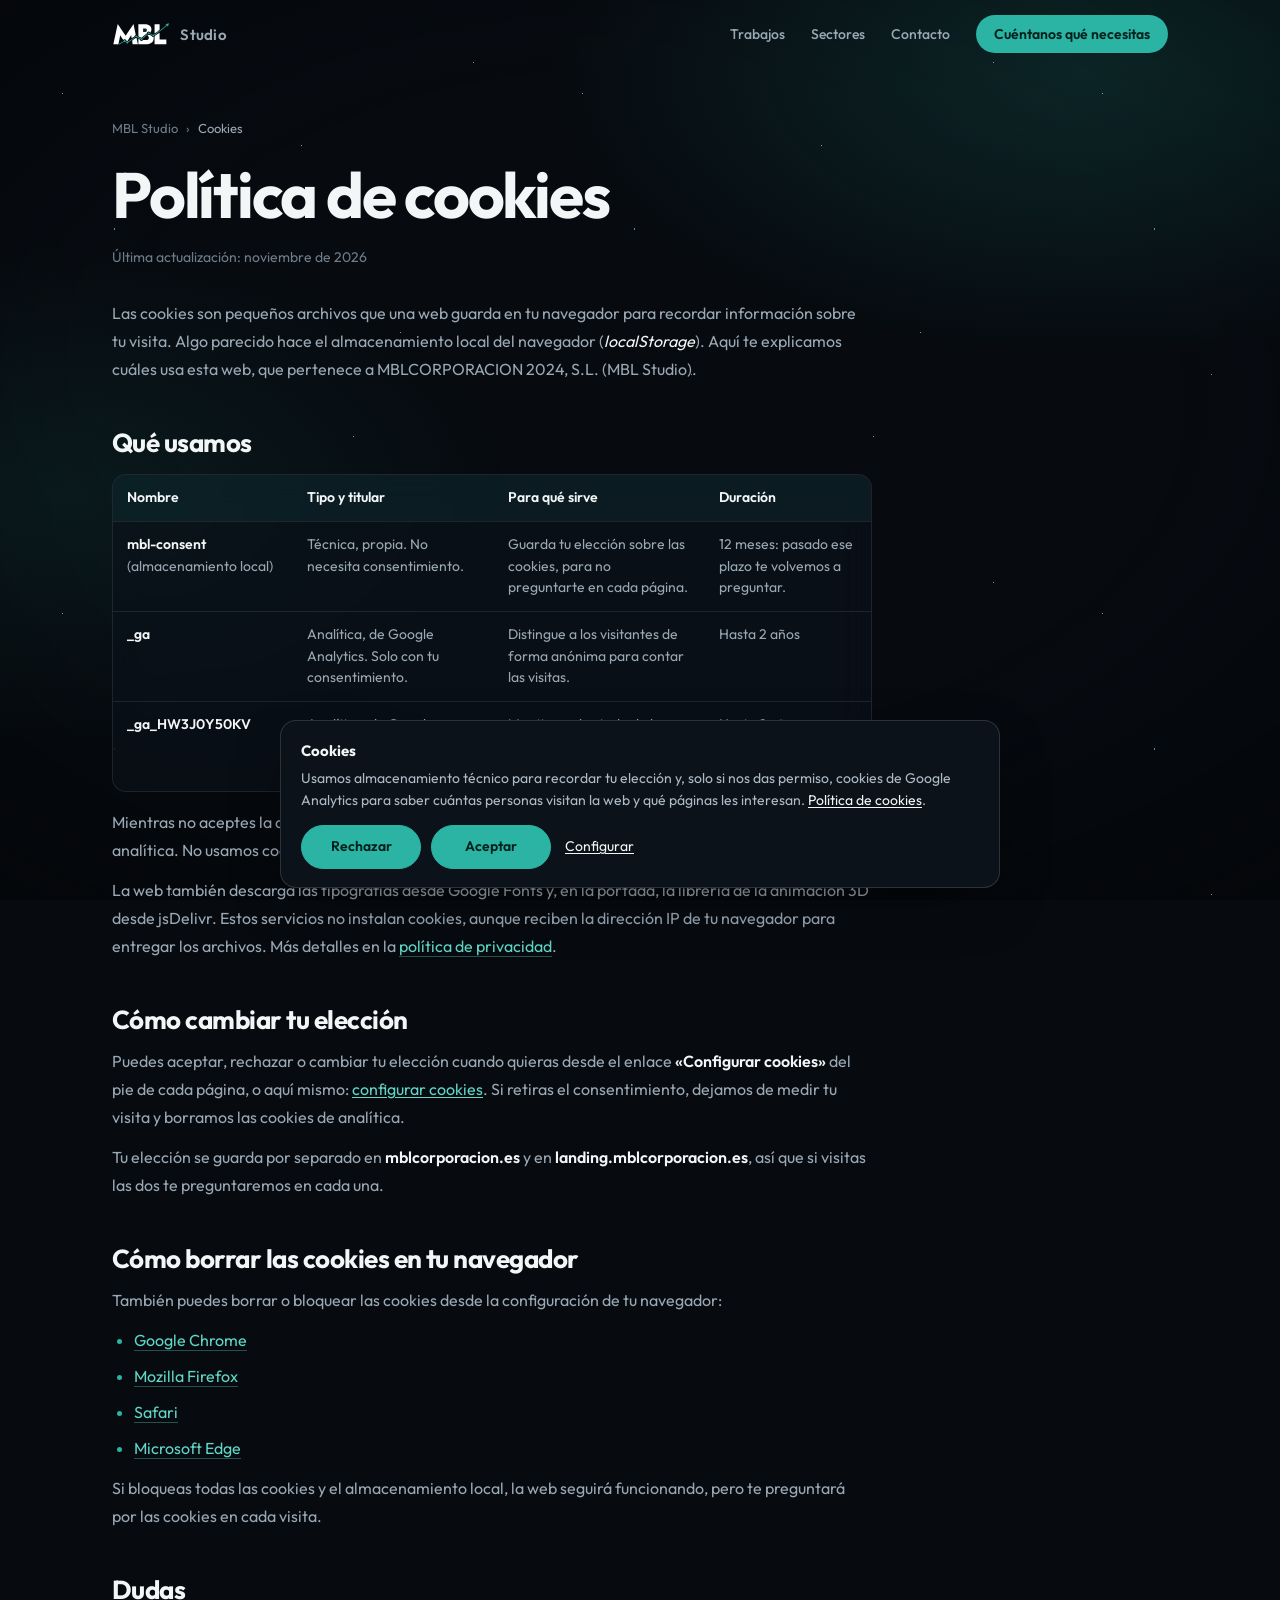
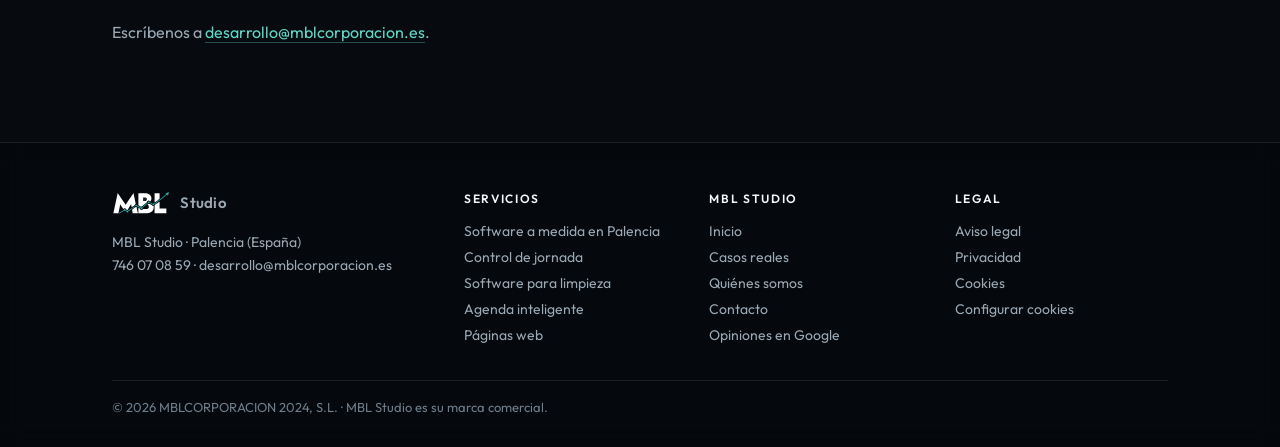
<file: cookies/index.html>
<!DOCTYPE html>
<html lang="es">
<head>
  <meta charset="UTF-8" />
  <meta name="viewport" content="width=device-width, initial-scale=1.0" />
  <title>Política de cookies | MBL Studio</title>
  <meta name="description" content="Qué cookies usa la web de MBL Studio, para qué sirven, cuánto duran y cómo cambiar o retirar tu consentimiento." />
  <link rel="canonical" href="https://mblcorporacion.es/cookies/" />
  <link rel="icon" type="image/svg+xml" href="/favicon.svg" />
  <link rel="icon" type="image/png" sizes="48x48" href="/favicon-48.png" />
  <link rel="apple-touch-icon" href="/apple-touch-icon.png" />
  <link rel="preconnect" href="https://fonts.googleapis.com">
  <link rel="preconnect" href="https://fonts.gstatic.com" crossorigin>
  <link href="https://fonts.googleapis.com/css2?family=Outfit:wght@400;500;600;700;800;900&family=DM+Serif+Display:ital@0;1&display=swap" rel="stylesheet">
  <meta property="og:type" content="website" />
  <meta property="og:url" content="https://mblcorporacion.es/cookies/" />
  <meta property="og:title" content="Política de cookies | MBL Studio" />
  <meta property="og:description" content="Qué cookies usa la web de MBL Studio, para qué sirven, cuánto duran y cómo cambiar o retirar tu consentimiento." />
  <meta property="og:image" content="https://mblcorporacion.es/og-image.png" />
  <meta property="og:locale" content="es_ES" />
  <meta property="og:site_name" content="MBL Studio" />
  <script type="application/ld+json">
  {
    "@context": "https://schema.org",
    "@type": "BreadcrumbList",
    "itemListElement": [
      {
        "@type": "ListItem",
        "position": 1,
        "name": "MBL Studio",
        "item": "https://mblcorporacion.es/"
      },
      {
        "@type": "ListItem",
        "position": 2,
        "name": "Cookies",
        "item": "https://mblcorporacion.es/cookies/"
      }
    ]
  }
  </script>
  <link rel="stylesheet" href="/assets/simple-page.css" />
  <!-- Cookie consent: loads Google Analytics only after the visitor accepts -->
  <script src="/assets/consent.js" defer></script>
</head>
<body>
  <template id="logo-flat">
<svg xmlns="http://www.w3.org/2000/svg" viewBox="146 669 1748 720"><path transform="translate(0,0)" fill="#FFFFFF" d="M 317.549 728.538 C 320.137 730.715 335.297 753.968 338.298 758.431 L 387.512 831.441 C 443.695 914.794 502.326 998.227 557.719 1081.88 C 595.641 1025.55 633.079 968.885 670.031 911.908 C 687.304 885.744 705.41 859.296 723.099 833.349 C 746.247 799.396 769.577 762.195 793.578 729.151 C 795.287 743.947 799.286 763.363 802.035 778.3 C 807.042 806.438 812.461 834.501 818.292 862.48 L 858.501 1057.11 C 836.728 1066.08 827.584 1075.46 825.517 1099.5 C 803.991 1116.1 758.661 1143.42 734.681 1158.05 L 720.785 1064.11 C 718.135 1067.71 715.419 1071.79 712.844 1075.49 L 607.855 1243.26 C 596.48 1238.28 582.928 1230.96 571.153 1225.44 C 567.413 1216.93 563.953 1210.47 557.303 1203.86 C 548.059 1194.53 535.407 1189.38 522.273 1189.59 C 504.937 1189.98 494.334 1198.44 483.067 1210.04 C 475.05 1199.36 467.062 1185.63 459.88 1174.19 C 446.131 1152.33 432.508 1130.38 419.011 1108.36 C 411.539 1096.25 401.765 1079.58 392.947 1068.76 C 387.032 1091.33 381.861 1123.01 377.095 1146.79 L 352.274 1266.21 C 347.193 1290.87 343.005 1315.41 337.218 1339.93 C 321.453 1340.7 300.28 1340.07 284.176 1340.04 L 186.484 1340.07 L 317.549 728.538 z"/>
<path transform="translate(0,0)" fill="#FFFFFF" d="M 937.249 736.844 L 1073.4 736.899 C 1092.35 736.883 1111.44 736.858 1130.38 736.869 C 1232.82 736.934 1336.27 783.304 1329.27 901.532 C 1327.59 934.771 1312.7 965.961 1287.91 988.166 C 1275.17 966.165 1258.57 952.547 1230.89 958.79 C 1215.89 962.172 1207.22 972.015 1199.65 984.729 C 1196.75 991.26 1195.58 995.874 1194.97 1002.95 C 1182.82 1012.31 1169.59 1024.2 1157.64 1034.11 C 1114.54 1069.84 1073.67 1107.85 1031.41 1144.68 C 1022.3 1139.41 1002.35 1131.07 992.052 1126.35 C 973.768 1117.83 955.649 1108.97 937.704 1099.76 L 937.249 736.844 z"/>
<path transform="translate(0,0)" fill="#1B2430" d="M 1083.37 862.501 C 1112.07 862.045 1163.27 856.11 1183.14 881.252 C 1201.7 904.738 1198.19 938.209 1174.56 957.831 C 1155.65 972.443 1138.7 971.324 1116.24 971.258 L 1079.51 971.086 C 1079.16 959.642 1078.34 868.206 1080.15 863.288 L 1083.37 862.501 z"/>
<path transform="translate(0,0)" fill="#FFFFFF" d="M 1572.06 988.782 L 1572.86 989.474 C 1574.38 994.735 1573.4 1032.47 1573.43 1039.89 L 1573.95 1197.19 C 1640.92 1198.07 1709.53 1197.34 1776.6 1197.24 C 1775.84 1243.83 1776.71 1293.1 1776.82 1339.91 L 1630.5 1340 L 1423.02 1339.91 L 1423.09 1106.61 C 1430.4 1097.39 1431.65 1096.29 1434.27 1084.97 C 1480.51 1053.12 1526.87 1022.09 1572.06 988.782 z"/>
<path transform="translate(0,0)" fill="#FFFFFF" d="M 1262.1 1051.18 C 1267.04 1050.72 1332.85 1081.56 1341.22 1085.49 C 1352.18 1109.63 1369.24 1123.61 1397.21 1120.25 L 1397.35 1135.65 C 1397.6 1187.88 1391.1 1240.26 1351.44 1278.8 C 1282.32 1345.94 1190.89 1340.04 1102.77 1340.01 L 968.5 1340.08 L 937.745 1340.2 L 937.005 1173.92 L 987.68 1198.13 C 997.439 1246.04 1057.01 1249.68 1076.87 1206.54 C 1096.02 1205.22 1131.85 1205.16 1152.58 1206.32 C 1205.38 1209.29 1267.15 1190.06 1249.64 1123.03 C 1243.5 1099.53 1229.76 1091.17 1208.64 1079.63 L 1238.25 1055.36 C 1247.86 1054.99 1253.11 1054.32 1262.1 1051.18 z"/>
<path transform="translate(0,0)" fill="#FFFFFF" d="M 1423.25 736.988 L 1573.93 737.064 L 1573.74 904.915 C 1557 919.785 1531.21 939.753 1513.02 952.176 C 1483.44 973.38 1453.19 992.791 1423.27 1013.48 L 1423.25 736.988 z"/>
<path transform="translate(0,0)" fill="#FFFFFF" d="M 877.397 1151.5 L 881.058 1151.14 C 881.564 1151.49 882.071 1151.84 882.578 1152.19 C 895.413 1202.41 910.776 1293.56 923.64 1339.96 L 797.5 1339.91 L 764.317 1339.93 C 761.816 1307.82 753.984 1260.74 749.688 1228.14 C 778.344 1205.55 831.324 1172.09 864.119 1152.27 C 865.325 1151.55 875.134 1151.52 877.397 1151.5 z"/>
<path transform="translate(0,0)" fill="#2BB3A3" d="M 1851.02 709.159 C 1853.02 708.754 1852.01 708.685 1854.06 709.516 C 1854.03 718.202 1827.25 801.011 1823.43 813.059 C 1816.95 804.332 1807.3 786.324 1799.75 775.194 C 1775.11 793.797 1750.51 815.63 1726.75 835.65 C 1692.92 863.935 1658.92 892.003 1624.73 919.852 C 1578.45 957.279 1527.85 992.64 1478.93 1026.39 C 1458.42 1040.55 1437.16 1056.54 1416.67 1070.14 L 1415.72 1073.63 C 1407.2 1105.48 1367.92 1106.97 1361.96 1070.92 C 1352.59 1065.61 1337.5 1059.28 1327.41 1054.76 C 1305.39 1045.1 1283.49 1035.17 1261.72 1024.97 C 1249.66 1031.63 1241.12 1034.07 1228.6 1027.1 C 1217.64 1018.96 1213.35 1005.63 1220.66 993.466 C 1224.38 987.304 1230.42 982.889 1237.42 981.205 C 1255.24 976.88 1265.89 989.524 1269.6 1005.54 C 1301.18 1020.57 1340.09 1036.6 1372.6 1050.8 C 1383.86 1044.15 1394.42 1045.21 1405.03 1052.14 C 1422.85 1043.61 1438.62 1030.38 1454.96 1019.42 C 1571.2 941.441 1675.7 849.151 1783.86 760.704 C 1772.88 751.787 1761.96 742.799 1751.1 733.742 C 1784.48 725.218 1817.53 718.082 1851.02 709.159 z"/>
<path transform="translate(0,0)" fill="#2BB3A3" d="M 829.544 1124.99 C 831.803 1126.56 835.552 1133.36 843.187 1138.94 C 773.226 1182.64 700.153 1234.48 631.968 1281.68 C 632.943 1298.34 626.987 1310.94 609.09 1312.36 C 590.647 1313.82 581.335 1299.25 580.997 1282.91 L 540.127 1258.59 C 528.974 1266.55 519.646 1266.19 509.031 1257.99 C 492.907 1266.55 470.054 1281.83 454.164 1291.78 C 428.284 1307.97 400.856 1324.7 375.503 1341.57 C 359.737 1348.51 352.763 1329.68 362.212 1323.39 C 395.332 1301.3 430.295 1280.96 464.569 1260.59 C 475.365 1254.17 488.474 1247.73 497.53 1239.1 C 498.931 1232.07 499.564 1227.32 504.422 1221.51 C 513.606 1210.53 532.21 1209.25 542.415 1219.55 C 548.564 1225.76 549.143 1230.51 549.05 1238.98 C 562.635 1245.52 579.705 1256.11 593.695 1263.54 C 603.579 1261.26 610.113 1261.09 619.531 1264.8 C 651.959 1244.91 682.506 1217.96 714.492 1198.02 C 751.087 1175.21 791.14 1143.97 829.544 1124.99 z"/>
<path transform="translate(0,0)" fill="#2BB3A3" d="M 1201.38 1026.75 C 1204.55 1027.76 1211.21 1037.09 1215.98 1041.5 C 1201.97 1056.48 1176.96 1076.01 1160.71 1090.34 L 1058.78 1181.61 C 1059.23 1191.57 1060.12 1198.57 1052.63 1206.67 C 1047.79 1211.81 1041.08 1214.79 1034.02 1214.93 C 1027.2 1215.13 1020.62 1212.45 1015.88 1207.55 C 1009.13 1200.61 1008.02 1193.39 1008.37 1184.23 C 967.752 1163.43 928.751 1146.16 888.095 1123.86 C 879.169 1129.07 876.173 1130.87 866.138 1129.29 C 827.186 1114.81 849.87 1064.52 885.704 1082.88 C 896.487 1087.21 892.387 1102.14 899.977 1106.19 C 939.377 1127.22 981.147 1144.64 1020.54 1165.69 C 1030.66 1162.58 1033.97 1161.87 1043.68 1165.61 C 1064.12 1146.03 1088.17 1125.85 1109.34 1106.75 C 1139.42 1079.61 1169.88 1052.18 1201.38 1026.75 z"/></svg>
  </template>
  <div class="space" aria-hidden="true"></div>

  <header id="top">
    <div class="container">
      <div class="nav-inner">
        <a class="brand" href="/" aria-label="MBL Studio">
          <span class="brand-logo" data-logo></span>
          <span class="brand-name">Studio</span>
        </a>
        <nav>
          <a class="nav-link" href="/#escaparate">Trabajos</a>
          <a class="nav-link" href="/#sectores">Sectores</a>
          <a class="nav-link" href="/contacto/">Contacto</a>
          <a class="nav-cta" href="/diagnostico/">Cuéntanos qué necesitas</a>
        </nav>
      </div>
    </div>
  </header>

<div class="breadcrumb">
  <div class="container">
    <div class="breadcrumb-inner">
      <a href="/">MBL Studio</a>
      <span class="breadcrumb-sep">›</span>
      <span class="breadcrumb-current">Cookies</span>
    </div>
  </div>
</div>

<main class="page">
  <div class="container">
    <div class="page-inner">
      <h1>Política de cookies</h1>
      <p class="updated">Última actualización: noviembre de 2026</p>
      <p>Las cookies son pequeños archivos que una web guarda en tu navegador para recordar información sobre tu visita. Algo parecido hace el almacenamiento local del navegador (<em>localStorage</em>). Aquí te explicamos cuáles usa esta web, que pertenece a MBLCORPORACION 2024, S.L. (MBL Studio).</p>
      
      <h2>Qué usamos</h2>
      <div class="table-wrap"><table>
        <thead><tr><th>Nombre</th><th>Tipo y titular</th><th>Para qué sirve</th><th>Duración</th></tr></thead>
        <tbody>
          <tr><td><strong>mbl-consent</strong> (almacenamiento local)</td><td>Técnica, propia. No necesita consentimiento.</td><td>Guarda tu elección sobre las cookies, para no preguntarte en cada página.</td><td>12 meses: pasado ese plazo te volvemos a preguntar.</td></tr>
          <tr><td><strong>_ga</strong></td><td>Analítica, de Google Analytics. Solo con tu consentimiento.</td><td>Distingue a los visitantes de forma anónima para contar las visitas.</td><td>Hasta 2 años</td></tr>
          <tr><td><strong>_ga_HW3J0Y50KV</strong></td><td>Analítica, de Google Analytics. Solo con tu consentimiento.</td><td>Mantiene el estado de la visita (sesión) para medirla.</td><td>Hasta 2 años</td></tr>
        </tbody>
      </table></div>
      <p>Mientras no aceptes la analítica, Google Analytics ni siquiera se carga y no se instala ninguna cookie de analítica. No usamos cookies de publicidad ni de redes sociales.</p>
      <p>La web también descarga las tipografías desde Google Fonts y, en la portada, la librería de la animación 3D desde jsDelivr. Estos servicios no instalan cookies, aunque reciben la dirección IP de tu navegador para entregar los archivos. Más detalles en la <a href="/privacidad/">política de privacidad</a>.</p>
      
      <h2>Cómo cambiar tu elección</h2>
      <p>Puedes aceptar, rechazar o cambiar tu elección cuando quieras desde el enlace <strong>«Configurar cookies»</strong> del pie de cada página, o aquí mismo: <button type="button" class="link-button" data-consent-open>configurar cookies</button>. Si retiras el consentimiento, dejamos de medir tu visita y borramos las cookies de analítica.</p>
      <p>Tu elección se guarda por separado en <strong>mblcorporacion.es</strong> y en <strong>landing.mblcorporacion.es</strong>, así que si visitas las dos te preguntaremos en cada una.</p>
      
      <h2>Cómo borrar las cookies en tu navegador</h2>
      <p>También puedes borrar o bloquear las cookies desde la configuración de tu navegador:</p>
      <ul>
        <li><a href="https://support.google.com/chrome/answer/95647?hl=es" target="_blank" rel="noopener">Google Chrome</a></li>
        <li><a href="https://support.mozilla.org/es/kb/Borrar%20cookies" target="_blank" rel="noopener">Mozilla Firefox</a></li>
        <li><a href="https://support.apple.com/es-es/guide/safari/sfri11471/mac" target="_blank" rel="noopener">Safari</a></li>
        <li><a href="https://support.microsoft.com/es-es/microsoft-edge/eliminar-las-cookies-en-microsoft-edge-63947406-40ac-c3b8-57b9-2a946a29ae09" target="_blank" rel="noopener">Microsoft Edge</a></li>
      </ul>
      <p>Si bloqueas todas las cookies y el almacenamiento local, la web seguirá funcionando, pero te preguntará por las cookies en cada visita.</p>
      
      <h2>Dudas</h2>
      <p>Escríbenos a <a href="mailto:desarrollo@mblcorporacion.es">desarrollo@mblcorporacion.es</a>.</p>
    </div>
  </div>
</main>

<footer>
  <div class="container">
    <div class="footer-grid">
      <div class="footer-about">
        <a class="brand" href="/" aria-label="MBL Studio"><span class="brand-logo" data-logo></span><span class="brand-name">Studio</span></a>
        <address class="footer-nap">MBL Studio · Palencia (España)<br><a href="tel:+34746070859">746 07 08 59</a> · <a href="mailto:desarrollo@mblcorporacion.es">desarrollo@mblcorporacion.es</a></address>
      </div>
      <div class="footer-col">
        <p class="footer-title">Servicios</p>
        <a href="/software-a-medida-palencia/">Software a medida en Palencia</a>
        <a href="/control-jornada/">Control de jornada</a>
        <a href="/empresas-limpieza/">Software para limpieza</a>
        <a href="/agenda-inteligente/">Agenda inteligente</a>
        <a href="/pagina-web/">Páginas web</a>
      </div>
      <div class="footer-col">
        <p class="footer-title">MBL Studio</p>
        <a href="/">Inicio</a>
        <a href="/casos/">Casos reales</a>
        <a href="/quienes-somos/">Quiénes somos</a>
        <a href="/contacto/">Contacto</a>
        <a href="https://share.google/ra83VbyMqOb64w9Xh" target="_blank" rel="noopener">Opiniones en Google</a>
      </div>
      <div class="footer-col">
        <p class="footer-title">Legal</p>
        <a href="/aviso-legal/">Aviso legal</a>
        <a href="/privacidad/">Privacidad</a>
        <a href="/cookies/">Cookies</a>
        <a href="#" data-consent-open>Configurar cookies</a>
      </div>
    </div>
    <p class="footer-bottom">© 2026 MBLCORPORACION 2024, S.L. · MBL Studio es su marca comercial.</p>
  </div>
</footer>

  <script>
    // Logo and header background on scroll (same as the home)
    const flatLogo = document.getElementById('logo-flat').innerHTML;
    document.querySelectorAll('[data-logo]').forEach(el => { el.innerHTML = flatLogo; });
    const header = document.getElementById('top');
    const onScroll = () => header.classList.toggle('scrolled', scrollY > 20);
    addEventListener('scroll', onScroll, { passive: true }); onScroll();
  </script>
</body>
</html>
</file>
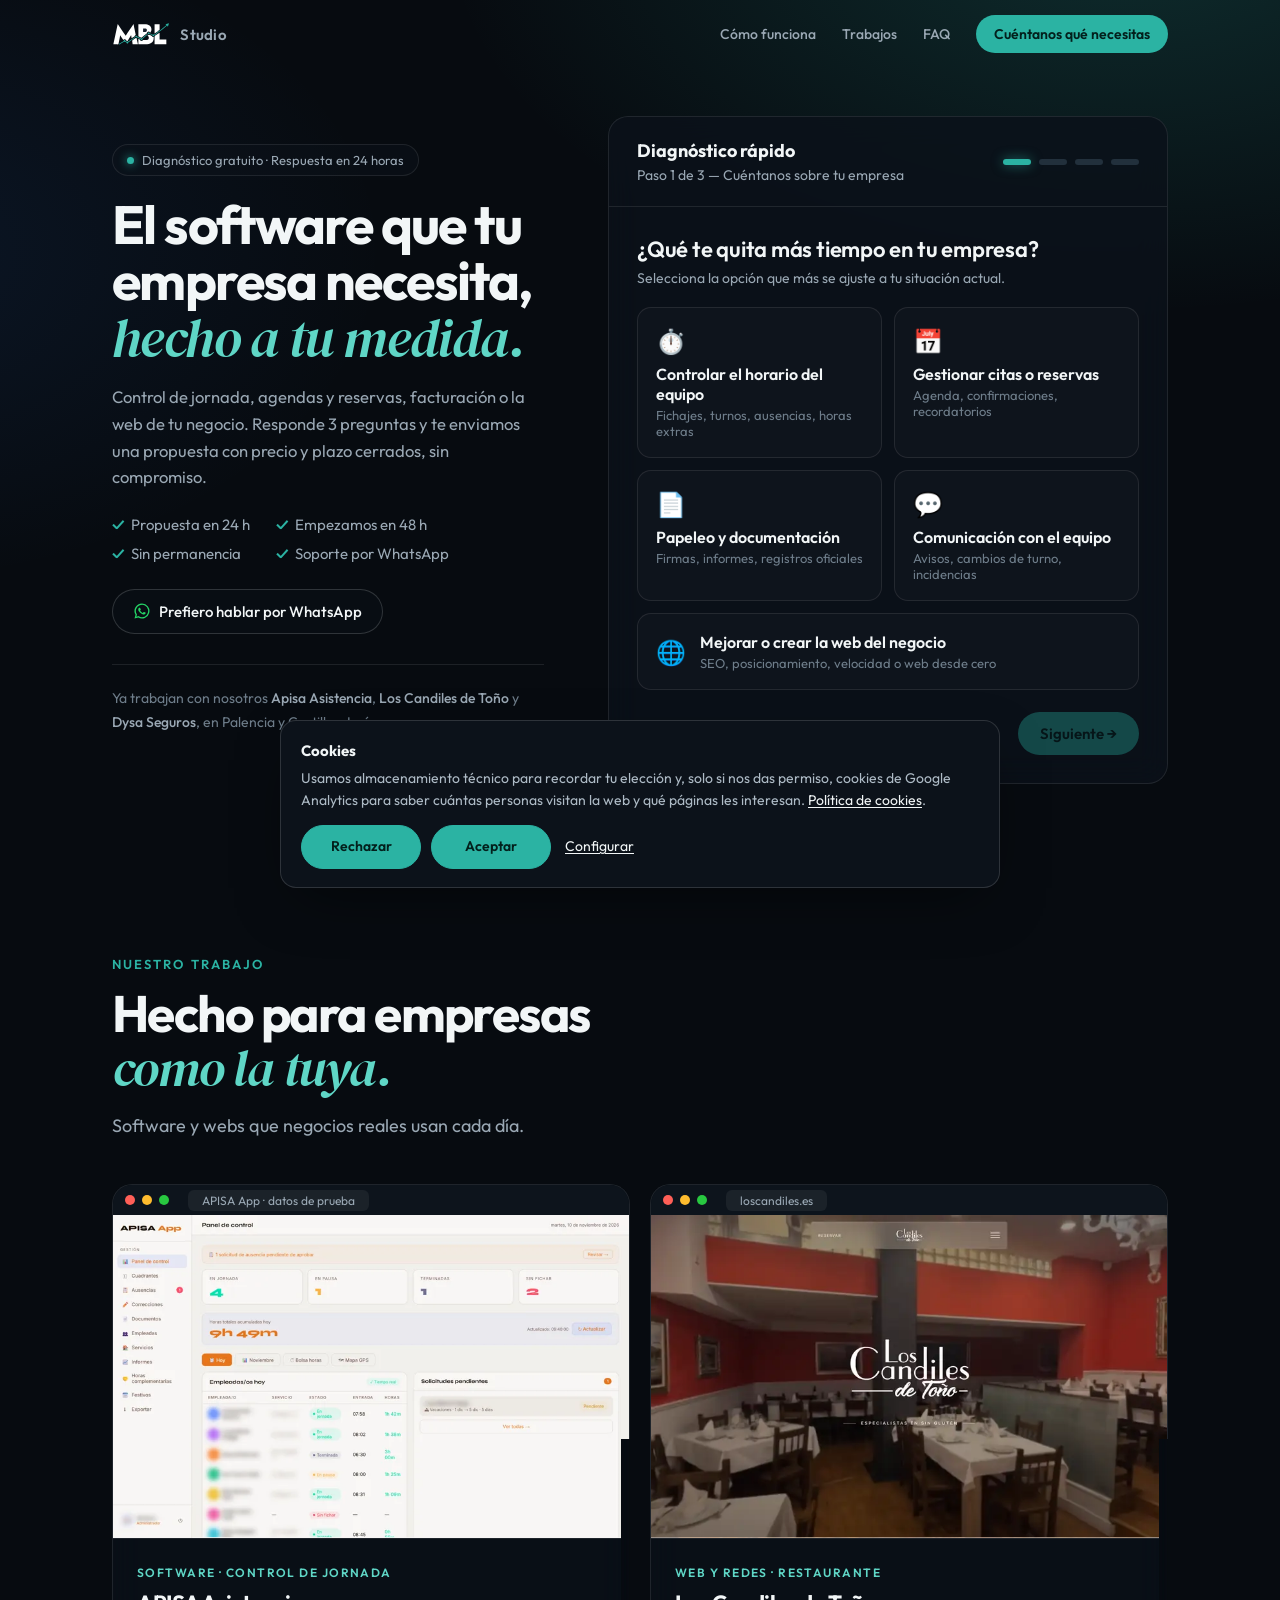
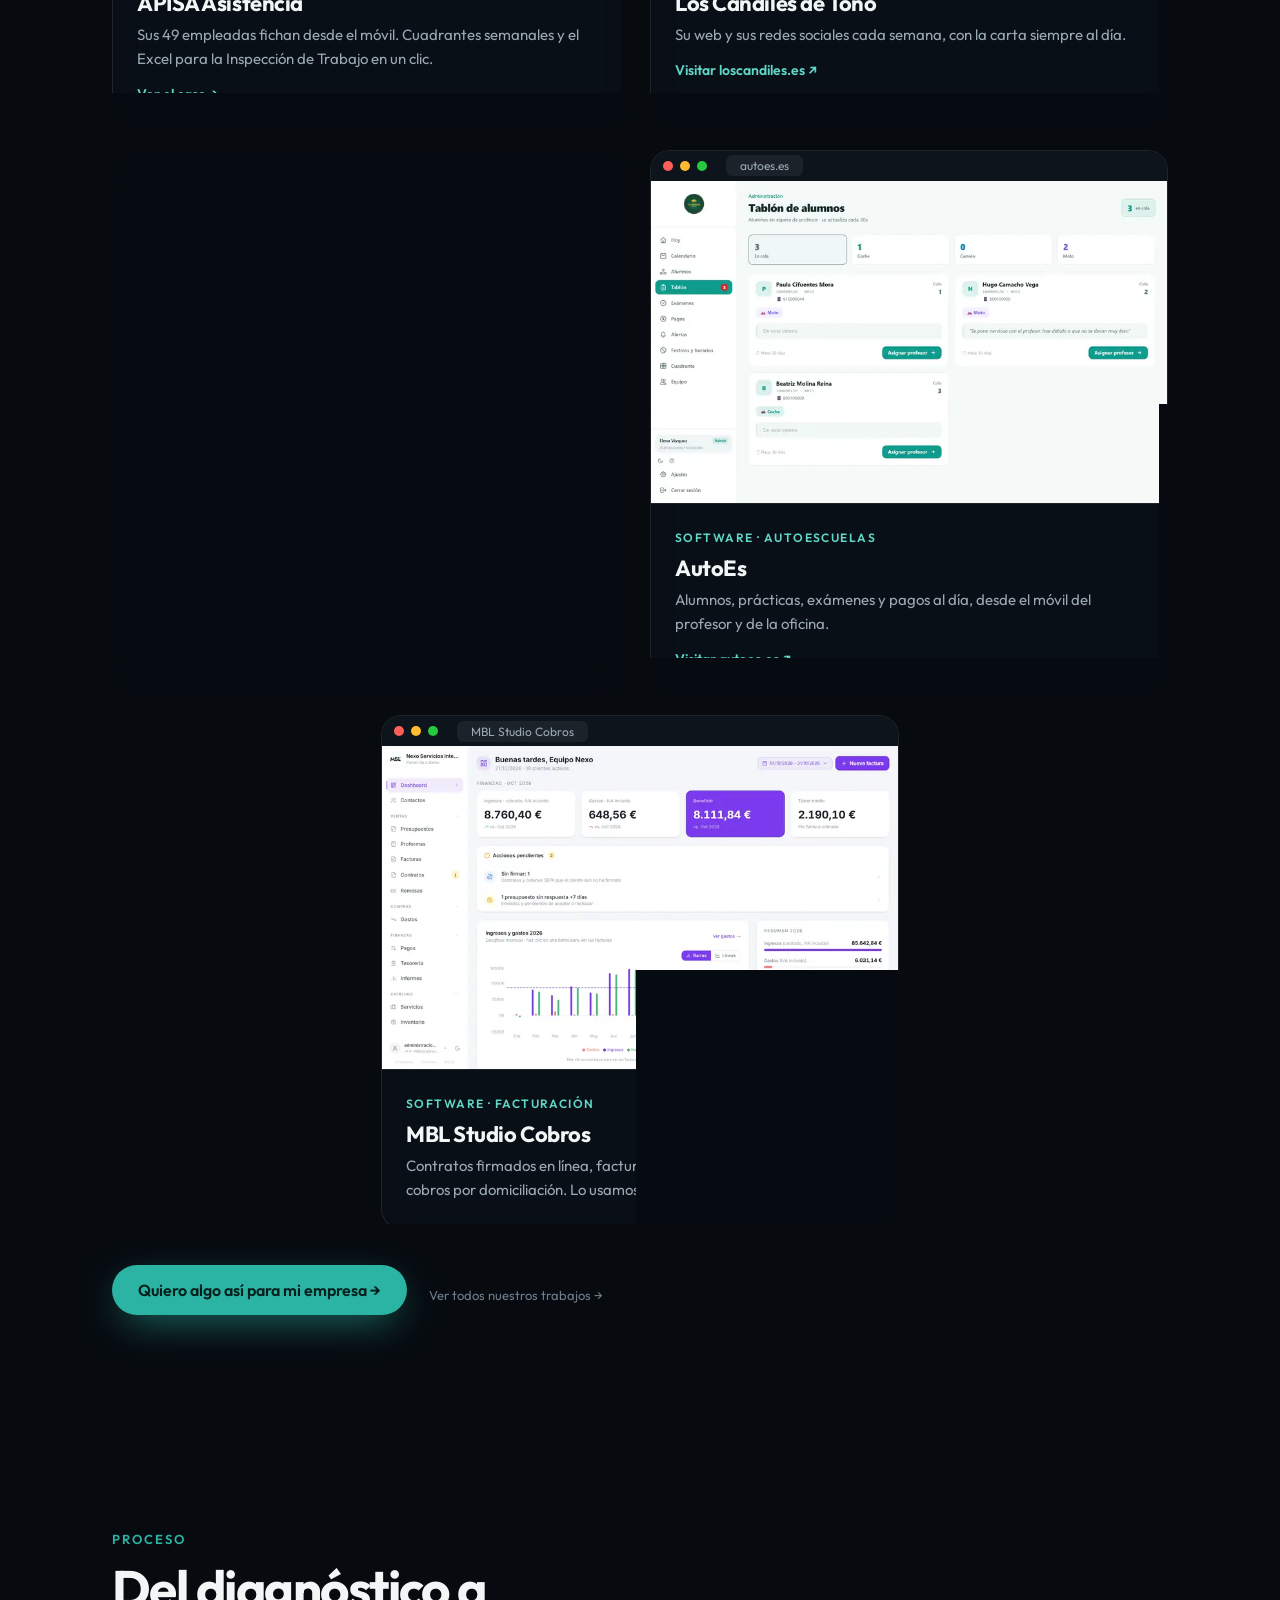
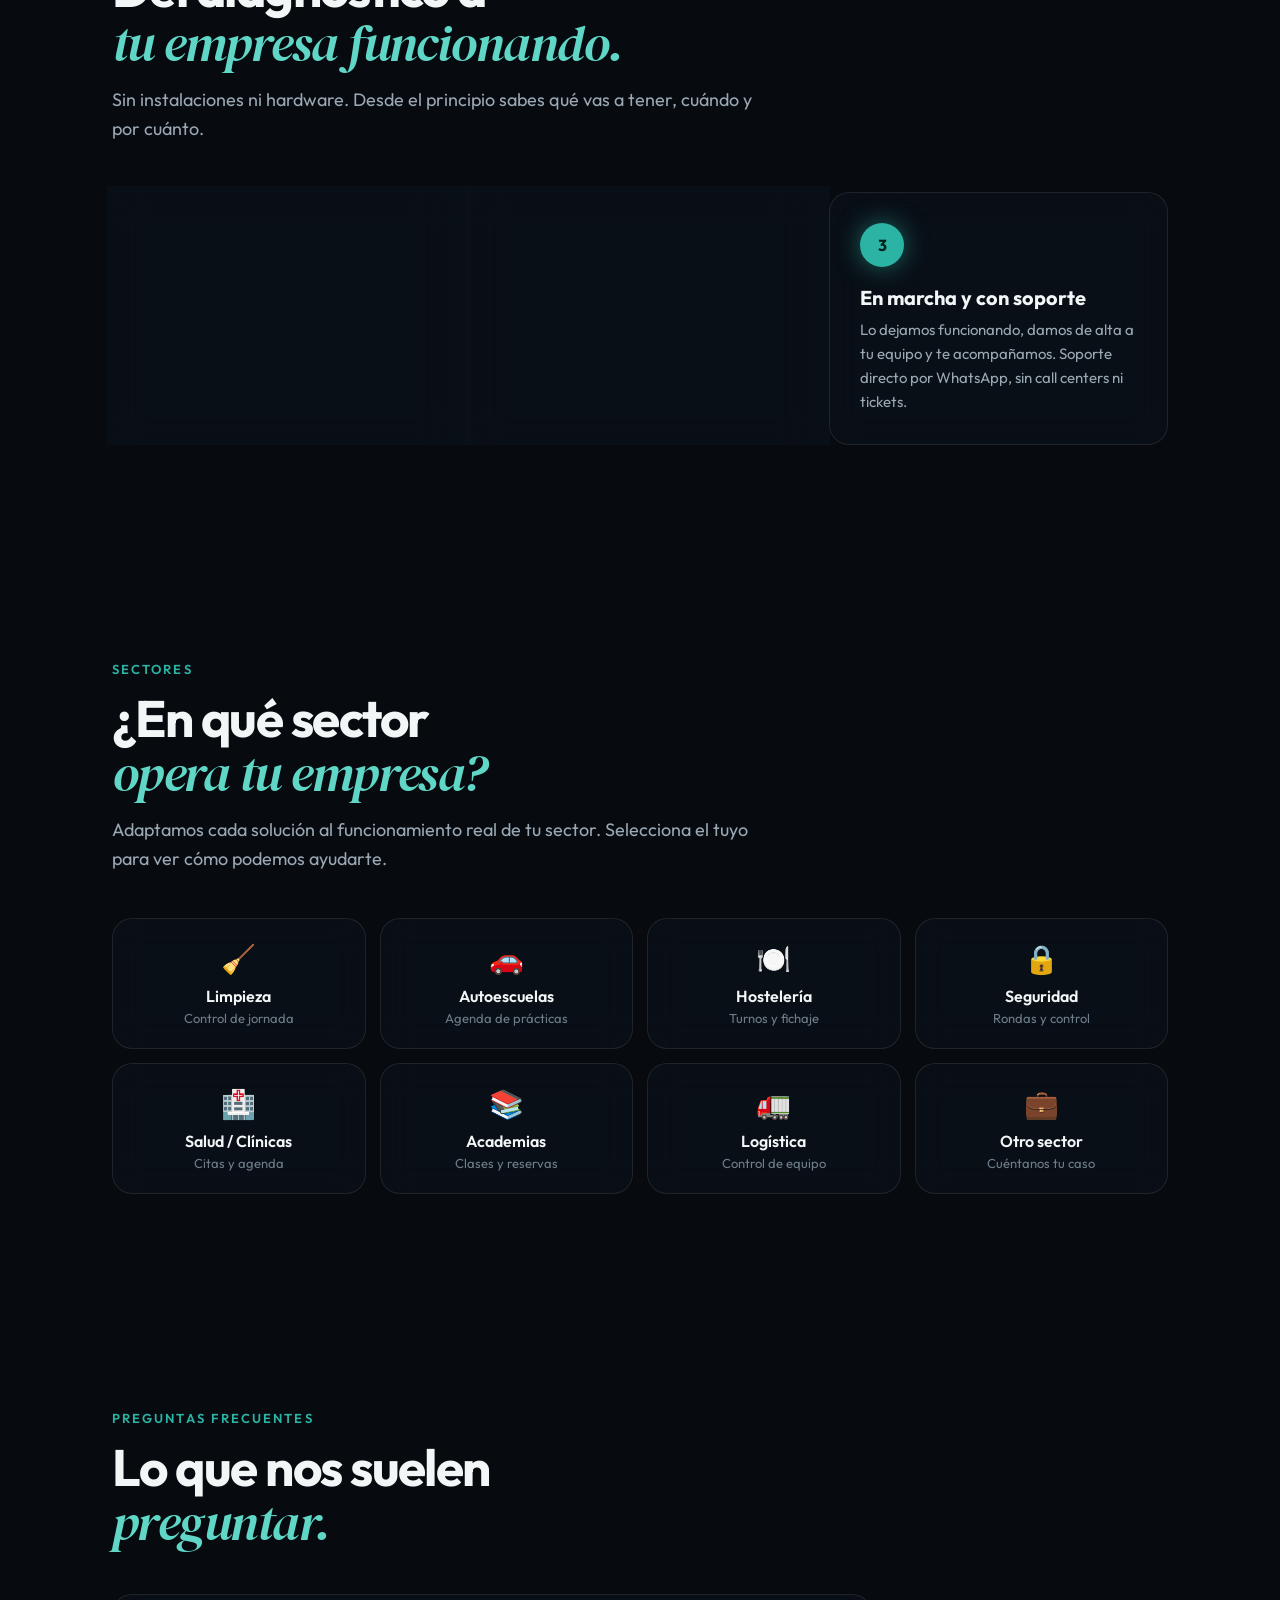
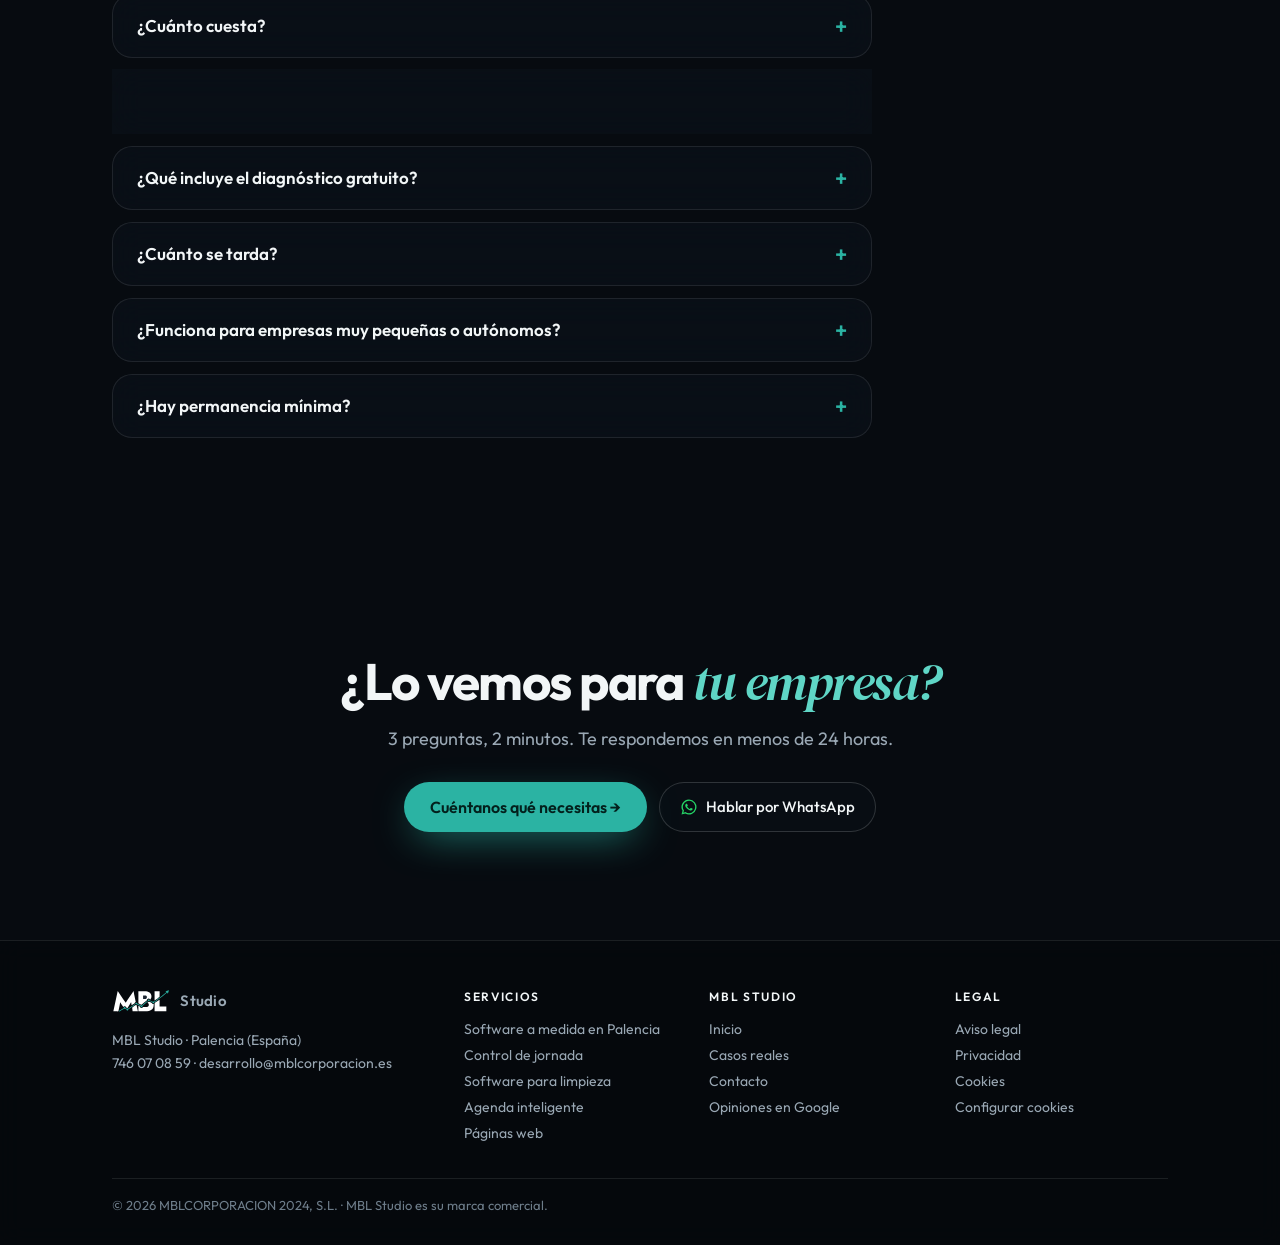
<file: diagnostico/index.html>
<!DOCTYPE html>
<html lang="es">
<head>
  <meta charset="UTF-8" />
  <meta name="viewport" content="width=device-width, initial-scale=1.0" />
  <title>Diagnóstico gratuito para digitalizar tu empresa | MBL Studio</title>
  <meta name="description" content="Responde 3 preguntas y en menos de 24 horas te enviamos una propuesta a medida para digitalizar tu empresa. Sin compromiso, sin permanencia y empezamos en menos de 48 horas." />
  <link rel="canonical" href="https://landing.mblcorporacion.es/diagnostico/" />
  <meta name="robots" content="noindex, follow" />
  <link rel="icon" type="image/svg+xml" href="/favicon.svg" />
  <link rel="icon" type="image/png" sizes="48x48" href="/favicon-48.png" />
  <link rel="apple-touch-icon" href="/apple-touch-icon.png" />
  <meta name="google-site-verification" content="dIcSsqe95RccHodtzSvBa58dPFnUY37hGkOKSDxS81E" />
  <link rel="preconnect" href="https://fonts.googleapis.com">
  <link rel="preconnect" href="https://fonts.gstatic.com" crossorigin>
  <link href="https://fonts.googleapis.com/css2?family=Outfit:wght@300;400;500;600;700;800;900&family=DM+Serif+Display:ital@0;1&display=swap" rel="stylesheet">
  <!-- Open Graph -->
  <meta property="og:type" content="website" />
  <meta property="og:url" content="https://landing.mblcorporacion.es/diagnostico/" />
  <meta property="og:title" content="Diagnóstico gratuito para tu empresa | MBL Studio" />
  <meta property="og:description" content="3 preguntas y una propuesta a medida en menos de 24 horas. Sin compromiso." />
  <meta property="og:image" content="https://mblcorporacion.es/og-image.png" />
  <meta property="og:locale" content="es_ES" />
  <meta property="og:site_name" content="MBL Studio" />
  <!-- Twitter Card -->
  <meta name="twitter:card" content="summary_large_image" />
  <meta name="twitter:title" content="Diagnóstico gratuito para tu empresa | MBL Studio" />
  <meta name="twitter:description" content="3 preguntas y una propuesta a medida en menos de 24 horas. Sin compromiso." />
  <meta name="twitter:image" content="https://mblcorporacion.es/og-image.png" />
  <style>
    :root {
      --bg: #070B10; --ink: #F2F6F7; --muted: #9AA8B4; --soft: #6E7D8A; --teal: #2BB3A3; --teal-2: #5FD6C6;
      --glass: rgba(12, 18, 26, .62); --glass-strong: rgba(12, 18, 26, .82); --line: rgba(255, 255, 255, .09);
      --radius: 20px;
    }
    *, *::before, *::after { box-sizing: border-box; margin: 0; padding: 0; }
    html { scroll-behavior: smooth; }
    body { background: var(--bg); color: var(--ink); font-family: 'Outfit', system-ui, sans-serif; -webkit-font-smoothing: antialiased; overflow-x: hidden; }
    a { color: inherit; }
    em { font-family: 'DM Serif Display', Georgia, serif; font-style: italic; font-weight: 400; color: var(--teal-2); }
    .container { max-width: 1120px; margin: 0 auto; padding: 0 clamp(16px, 4vw, 32px); }

    /* ── Landing: a static backdrop instead of the 3D space ── */
    body { background: radial-gradient(1100px 620px at 88% -8%, rgba(43, 179, 163, .20), transparent 62%),
      radial-gradient(900px 560px at -12% 28%, rgba(47, 124, 240, .10), transparent 60%), var(--bg); background-attachment: fixed; }
    main, footer { position: relative; z-index: 1; }

    /* ── Hero: the offer on the left, the questionnaire right beside it ── */
    .lp-hero { padding: 116px 0 64px; }
    .lp-grid { display: grid; grid-template-columns: minmax(0, 1fr) minmax(0, 560px); gap: clamp(32px, 5vw, 64px); align-items: start; }
    .lp-copy { padding-top: 28px; }
    .hero-badge { display: inline-flex; align-items: center; gap: 8px; font-size: 13px; color: var(--muted); border: 1px solid var(--line); background: rgba(12, 18, 26, .5); padding: 7px 14px; border-radius: 999px; margin-bottom: 20px; }
    .badge-dot { width: 7px; height: 7px; border-radius: 50%; background: var(--teal); box-shadow: 0 0 10px var(--teal); }
    .hero-title { font-size: clamp(34px, 4.2vw, 56px); font-weight: 700; letter-spacing: -.03em; line-height: 1.05; }
    .hero-sub { color: var(--muted); font-size: clamp(16px, 1.3vw, 18px); line-height: 1.6; max-width: 32em; margin: 18px 0 24px; }
    .hero-proof { display: grid; grid-template-columns: repeat(2, max-content); gap: 10px 26px; color: var(--muted); font-size: 15px; }
    .proof-icon { color: var(--teal); font-weight: 700; margin-right: 6px; }
    .btn-primary { display: inline-flex; align-items: center; gap: 8px; background: var(--teal); color: #03201C; border: 0; font: 600 16px 'Outfit', sans-serif; padding: 15px 26px; border-radius: 999px; cursor: pointer; text-decoration: none; box-shadow: 0 12px 40px -12px rgba(43, 179, 163, .8); transition: transform .2s, box-shadow .2s; }
    .btn-primary:hover { transform: translateY(-2px); box-shadow: 0 16px 50px -10px rgba(43, 179, 163, .95); }
    .btn-wa { display: inline-flex; align-items: center; gap: 8px; margin-top: 26px; color: var(--ink); font-weight: 500; font-size: 15px; padding: 12px 20px; border-radius: 999px; border: 1px solid rgba(255, 255, 255, .16); text-decoration: none; background: rgba(12, 18, 26, .4); transition: border-color .2s; }
    .btn-wa:hover { border-color: rgba(37, 211, 102, .6); }
    .btn-wa svg { width: 18px; height: 18px; fill: #25D366; }
    .lp-trust { margin-top: 30px; padding-top: 22px; border-top: 1px solid var(--line); color: var(--soft); font-size: 14px; line-height: 1.7; max-width: 34em; }
    .lp-trust b { color: var(--muted); font-weight: 500; }
    #diagnostico { scroll-margin-top: 84px; }
    #diagnostico .diag-wrapper { margin-top: 0; }
    .lp-final { text-align: center; }
    .lp-final .section-sub { margin: 16px auto 28px; }
    .lp-final-links { display: flex; gap: 12px; justify-content: center; flex-wrap: wrap; }
    .lp-final-links .btn-wa { margin-top: 0; }
    .works-grid { display: grid; grid-template-columns: repeat(2, 1fr); gap: 20px; margin-top: 44px; }
    .work-card { overflow: hidden; padding: 0; }
    @media (min-width: 901px) { .work-card:last-child:nth-child(odd) { grid-column: 1 / -1; width: calc(50% - 10px); justify-self: center; } }   /* odd count: centre the last one */
    .work-shot { display: block; text-decoration: none; border-bottom: 1px solid var(--line); }
    .work-bar { height: 30px; display: flex; align-items: center; gap: 7px; padding: 0 12px; background: #0d141c; }
    .work-bar i { width: 10px; height: 10px; border-radius: 50%; background: #ff5f57; }
    .work-bar i:nth-child(2) { background: #febc2e; } .work-bar i:nth-child(3) { background: #28c840; }
    .work-bar span { margin-left: 12px; font-size: 12px; color: var(--muted); background: rgba(255, 255, 255, .06); padding: 3px 14px; border-radius: 6px; }
    /* each card browses its screens: the next one scrolls in from below, like going down the page */
    .work-screen { position: relative; aspect-ratio: 16 / 10; overflow: hidden; background: #f4f6f7; }
    .work-screen img { position: absolute; inset: 0; width: 100%; height: 100%; object-fit: cover; object-position: top; display: block;
      transform: translateY(100%); transition: transform 1s cubic-bezier(.65, 0, .35, 1); }
    .work-screen img.on { transform: none; }
    .work-screen img.up { transform: translateY(-100%); }
    a.work-shot:hover .work-bar span { color: var(--ink); }
    .work-body { padding: 22px 24px 26px; }
    .work-link { display: inline-flex; margin-top: 14px; color: var(--teal-2); font-weight: 600; font-size: 14px; text-decoration: none; }
    .work-link:hover { text-decoration: underline; }
    .work-tag { color: var(--teal-2); font-size: 12px; font-weight: 600; letter-spacing: .12em; text-transform: uppercase; }
    .work-body h3 { font-size: 22px; letter-spacing: -.02em; margin: 8px 0 6px; }
    .work-body p { color: var(--muted); line-height: 1.6; font-size: 15px; }
    .works-cta { display: flex; align-items: center; gap: 22px; flex-wrap: wrap; margin-top: 36px; }
    @media (max-width: 900px) {
      .works-grid { grid-template-columns: 1fr; }
      .lp-grid { grid-template-columns: 1fr; gap: 28px; }
      .lp-hero { padding: 92px 0 40px; }
      .lp-copy { padding-top: 0; }
    }
    @media (max-width: 760px) {
      .hero-badge { display: none; }
      .hero-proof { grid-template-columns: 1fr 1fr; font-size: 14px; gap: 8px 14px; }
      .btn-wa { margin-top: 20px; }
    }

    /* ── Header ── */
    header { position: fixed; top: 0; left: 0; right: 0; z-index: 10; transition: background .3s, border-color .3s, backdrop-filter .3s; border-bottom: 1px solid transparent; }
    header.scrolled { background: rgba(7, 11, 16, .72); backdrop-filter: blur(14px); -webkit-backdrop-filter: blur(14px); border-color: var(--line); }
    .nav-inner { display: flex; align-items: center; justify-content: space-between; height: 68px; }
    .brand { display: flex; align-items: center; gap: 10px; text-decoration: none; }
    .brand-logo svg { height: 24px; width: auto; display: block; }
    .brand-name { font-weight: 600; font-size: 15px; color: var(--muted); letter-spacing: .02em; }
    nav { display: flex; align-items: center; gap: 26px; }
    .nav-link { color: var(--muted); text-decoration: none; font-size: 14px; font-weight: 500; transition: color .2s; }
    .nav-link:hover { color: var(--ink); }
    .nav-cta { background: var(--teal); color: #03201C; border: 0; font: 600 14px 'Outfit', sans-serif; padding: 10px 18px; border-radius: 999px; cursor: pointer; transition: transform .2s, box-shadow .2s; }
    .nav-cta:hover { transform: translateY(-1px); box-shadow: 0 8px 28px -8px rgba(43, 179, 163, .8); }

    .intro { opacity: 0; transform: translateY(16px); transition: opacity 1s cubic-bezier(.2, .7, .2, 1), transform 1s cubic-bezier(.2, .7, .2, 1); }
    .ready .intro { opacity: 1; transform: none; }
    .ready .i1 { transition-delay: .1s; } .ready .i2 { transition-delay: .2s; } .ready .i3 { transition-delay: .3s; } .ready .i4 { transition-delay: .5s; }

    /* ── Sections ── */
    section.block { padding: clamp(80px, 12vh, 130px) 0; }
    .section-label { color: var(--teal); font-weight: 600; font-size: 13px; letter-spacing: .16em; text-transform: uppercase; margin-bottom: 14px; }
    .section-title { font-size: clamp(32px, 4vw, 52px); font-weight: 700; letter-spacing: -.03em; line-height: 1.06; }
    .section-sub { color: var(--muted); font-size: 18px; line-height: 1.6; max-width: 36em; margin-top: 16px; }
    .glass { background: var(--glass); border: 1px solid var(--line); border-radius: var(--radius); backdrop-filter: blur(16px) saturate(120%); -webkit-backdrop-filter: blur(16px) saturate(120%); }
    .reveal { opacity: 0; transform: translateY(26px); transition: opacity .8s cubic-bezier(.2, .7, .2, 1), transform .8s cubic-bezier(.2, .7, .2, 1); }
    .reveal.visible { opacity: 1; transform: none; }
    .reveal-delay-1 { transition-delay: .08s; } .reveal-delay-2 { transition-delay: .16s; } .reveal-delay-3 { transition-delay: .24s; }
    .icon-tile { width: 52px; height: 52px; border-radius: 14px; display: grid; place-items: center; font-size: 24px; background: rgba(43, 179, 163, .1); border: 1px solid rgba(43, 179, 163, .25); }
    .text-link { display: inline-flex; align-items: center; gap: 6px; color: var(--teal-2); font-weight: 600; font-size: 15px; text-decoration: none; transition: gap .2s; }
    .text-link:hover { gap: 10px; }
    .soft-link { display: inline-flex; margin-top: 10px; font-size: 13px; color: var(--soft); text-decoration: none; transition: color .2s; }
    .soft-link:hover { color: var(--teal-2); }

    /* Products */
    .productos-grid { display: grid; grid-template-columns: repeat(auto-fit, minmax(300px, 1fr)); gap: 20px; margin-top: 48px; }
    .producto-card { padding: 32px; display: flex; flex-direction: column; align-items: flex-start; transition: border-color .3s, transform .3s; }
    .producto-card:hover { border-color: rgba(43, 179, 163, .35); transform: translateY(-4px); }
    .producto-badge { display: inline-flex; align-items: center; gap: 7px; font-size: 12px; font-weight: 600; padding: 5px 11px; border-radius: 999px; margin: 20px 0 12px; }
    .badge-live { color: var(--teal-2); background: rgba(43, 179, 163, .12); border: 1px solid rgba(43, 179, 163, .3); }
    .badge-dev { color: #E8C37A; background: rgba(232, 195, 122, .1); border: 1px solid rgba(232, 195, 122, .28); }
    .badge-dot-sm { width: 6px; height: 6px; border-radius: 50%; background: currentColor; }
    .producto-card h3 { font-size: 24px; letter-spacing: -.02em; margin-bottom: 10px; }
    .producto-card > p { color: var(--muted); line-height: 1.6; }
    .feature-list { list-style: none; margin: 20px 0 24px; display: grid; gap: 10px; }
    .feature-list li, .web-features li { position: relative; padding-left: 26px; color: #C9D3DA; font-size: 15px; }
    .feature-list li::before, .web-features li::before { content: "✓"; position: absolute; left: 0; color: var(--teal); font-weight: 700; }
    .producto-card .text-link { margin-top: auto; }

    /* Web a medida */
    .web-card { display: grid; grid-template-columns: 1.1fr .9fr; gap: 40px; padding: clamp(28px, 4vw, 48px); align-items: center; }
    .web-title { font-size: clamp(30px, 3.4vw, 44px); letter-spacing: -.03em; line-height: 1.08; margin: 18px 0 14px; }
    .web-sub { color: var(--muted); line-height: 1.6; font-size: 17px; }
    .web-features { list-style: none; display: grid; gap: 10px; margin-top: 22px; }
    .web-cta { display: flex; flex-direction: column; align-items: flex-start; margin-top: 28px; }
    .web-preview { border-radius: 14px; border: 1px solid var(--line); background: rgba(5, 9, 13, .7); overflow: hidden; transform: perspective(900px) rotateY(-8deg) rotateX(4deg); box-shadow: 0 30px 80px -30px rgba(43, 179, 163, .35); }
    .wp-bar { display: flex; gap: 6px; padding: 12px 14px; border-bottom: 1px solid var(--line); }
    .wp-bar span { width: 9px; height: 9px; border-radius: 50%; background: #2a3540; }
    .wp-hero { height: 120px; margin: 16px; border-radius: 10px; background: linear-gradient(135deg, rgba(43, 179, 163, .5), rgba(21, 94, 117, .4)); }
    .wp-lines { padding: 0 16px; display: grid; gap: 8px; }
    .wp-line { height: 9px; border-radius: 5px; background: #1f2a35; }
    .wp-cards { display: grid; grid-template-columns: repeat(3, 1fr); gap: 10px; padding: 16px; }
    .wp-card { height: 60px; border-radius: 8px; background: #131d27; border: 1px solid var(--line); }
    .web-extras { margin-top: 28px; }
    .web-extras-label { color: var(--soft); font-size: 13px; font-weight: 600; letter-spacing: .14em; text-transform: uppercase; margin-bottom: 14px; }
    .web-extras-grid { display: grid; grid-template-columns: repeat(auto-fit, minmax(260px, 1fr)); gap: 16px; }
    .web-extra-card { display: flex; gap: 14px; padding: 22px; }
    .web-extra-icon { font-size: 22px; }
    .web-extra-title { font-weight: 600; margin-bottom: 6px; }
    .web-extra-desc { color: var(--muted); font-size: 14px; line-height: 1.55; }

    /* Sectores */
    .sectores-grid { display: grid; grid-template-columns: repeat(4, 1fr); gap: 14px; margin-top: 44px; }
    .sector-card { padding: 22px 18px; text-align: center; cursor: pointer; transition: border-color .25s, transform .25s, background .25s; }
    .sector-card:hover { border-color: rgba(43, 179, 163, .4); transform: translateY(-3px); }
    .sector-card.selected { border-color: var(--teal); background: rgba(43, 179, 163, .14); }
    .sector-emoji { font-size: 28px; display: block; margin-bottom: 10px; }
    .sector-name { font-weight: 600; }
    .sector-desc { color: var(--soft); font-size: 13px; margin-top: 4px; }

    /* Cómo */
    .steps-grid { display: grid; grid-template-columns: repeat(3, 1fr); gap: 20px; margin-top: 48px; }
    .step-card { padding: 30px; position: relative; }
    .step-num { width: 44px; height: 44px; border-radius: 50%; display: grid; place-items: center; font-weight: 700; color: #03201C; background: var(--teal); box-shadow: 0 0 24px rgba(43, 179, 163, .55); margin-bottom: 18px; }
    .step-card h3 { font-size: 20px; margin-bottom: 8px; }
    .step-card p { color: var(--muted); line-height: 1.6; font-size: 15px; }
    .step-connector { position: absolute; top: 52px; right: -21px; width: 22px; height: 2px; background: linear-gradient(90deg, var(--teal), transparent); }

    /* Caso */
    .caso-card { display: grid; grid-template-columns: 1.2fr .8fr; gap: 40px; padding: clamp(28px, 4vw, 44px); margin-top: 36px; align-items: center; }
    .caso-tag { display: inline-block; color: var(--teal-2); font-size: 13px; font-weight: 600; background: rgba(43, 179, 163, .12); border: 1px solid rgba(43, 179, 163, .3); padding: 5px 11px; border-radius: 999px; margin-bottom: 16px; }
    .caso-card h3 { font-size: 24px; letter-spacing: -.02em; margin-bottom: 12px; }
    .caso-card p { color: var(--muted); line-height: 1.65; }
    .caso-links { display: flex; flex-direction: column; align-items: flex-start; margin-top: 18px; }
    .caso-stats { display: grid; gap: 18px; }
    .stat-item { padding: 6px 0; }
    .stat-num { font-size: 44px; font-weight: 800; letter-spacing: -.03em; color: var(--ink); text-shadow: 0 0 30px rgba(43, 179, 163, .45); }
    .stat-label { color: var(--muted); font-size: 14px; }
    .stat-div { height: 1px; background: var(--line); }

    /* Diagnóstico */
    .diag-wrapper { margin-top: 40px; overflow: hidden; background: var(--glass-strong); }
    .diag-header { display: flex; align-items: center; justify-content: space-between; padding: 22px 28px; border-bottom: 1px solid var(--line); }
    .diag-header h3 { font-size: 18px; }
    .diag-header p { color: var(--muted); font-size: 14px; margin-top: 4px; }
    .diag-progress-dots { display: flex; gap: 8px; }
    .dpd { width: 28px; height: 6px; border-radius: 3px; background: #22303c; transition: background .3s; }
    .dpd.active { background: var(--teal); box-shadow: 0 0 12px rgba(43, 179, 163, .6); }
    .dpd.done { background: rgba(43, 179, 163, .45); }
    .diag-body { padding: 28px; }
    .diag-panel { display: none; }
    .diag-panel.active { display: block; animation: fadeIn .4s ease; }
    .diag-question { font-size: 22px; font-weight: 600; letter-spacing: -.01em; }
    .diag-hint { color: var(--muted); font-size: 14px; margin: 6px 0 20px; }
    .diag-options { display: grid; grid-template-columns: repeat(2, 1fr); gap: 12px; }
    .diag-options.cols-3 { grid-template-columns: repeat(3, 1fr); }
    .diag-opt { padding: 18px; border-radius: 14px; border: 1px solid var(--line); background: rgba(255, 255, 255, .02); cursor: pointer; transition: border-color .2s, background .2s; }
    .diag-opt:hover { border-color: rgba(43, 179, 163, .4); }
    .diag-opt.selected { border-color: var(--teal); background: rgba(43, 179, 163, .12); }
    .diag-opt.wide { grid-column: 1 / -1; display: flex; align-items: center; gap: 14px; }
    .diag-opt-icon { font-size: 24px; display: block; margin-bottom: 8px; }
    .diag-opt.wide .diag-opt-icon { margin-bottom: 0; }
    .diag-opt-title { font-weight: 600; }
    .diag-opt-desc { color: var(--soft); font-size: 13px; margin-top: 3px; }
    .diag-nav { display: flex; justify-content: space-between; align-items: center; margin-top: 22px; }
    .diag-next, .form-submit { background: var(--teal); color: #03201C; border: 0; font: 600 15px 'Outfit', sans-serif; padding: 12px 22px; border-radius: 999px; cursor: pointer; transition: opacity .2s, transform .2s; }
    .diag-next:disabled { opacity: .35; cursor: not-allowed; }
    .diag-next:not(:disabled):hover, .form-submit:hover { transform: translateY(-1px); }
    .diag-back { background: none; border: 0; color: var(--muted); font: 500 14px 'Outfit', sans-serif; cursor: pointer; }
    .diag-back:hover { color: var(--ink); }
    .diag-result-header { margin-bottom: 20px; }
    .diag-result-header strong { font-size: 20px; display: block; }
    .diag-result-header p { color: var(--muted); margin-top: 6px; }
    .form-grid { display: grid; grid-template-columns: repeat(2, 1fr); gap: 14px; }
    .form-field { display: flex; flex-direction: column; gap: 6px; }
    .form-field.full { grid-column: 1 / -1; }
    .form-field label { font-size: 13px; color: var(--muted); font-weight: 500; }
    .form-field input, .form-field select, .form-field textarea { font: 400 15px 'Outfit', sans-serif; color: var(--ink); background: rgba(5, 9, 13, .6); border: 1px solid var(--line); border-radius: 10px; padding: 12px 14px; outline: none; transition: border-color .2s; }
    .form-field select option { background: #0c121a; }
    .form-field textarea { min-height: 96px; resize: vertical; }
    .form-field input:focus, .form-field select:focus, .form-field textarea:focus { border-color: var(--teal); }
    .form-submit { width: 100%; margin-top: 18px; padding: 15px; font-size: 16px; }
    .form-note { text-align: center; color: var(--soft); font-size: 13px; margin-top: 12px; }
    .form-privacy { color: var(--muted); font-size: 13px; line-height: 1.5; margin-top: 16px; }
    .form-privacy a { color: var(--teal-2); }
    .diag-success { display: none; text-align: center; padding: 30px 10px; }
    .success-icon { font-size: 42px; margin-bottom: 10px; }
    .diag-success p { color: var(--muted); margin-top: 8px; }
    .diag-fallback { margin-top: 18px; padding: 18px; border-radius: 14px; border: 1px solid rgba(232, 195, 122, .3); background: rgba(232, 195, 122, .08); color: #E9DCC0; line-height: 1.55; }
    .fallback-wa { display: inline-flex; margin-top: 12px; color: var(--teal-2); font-weight: 600; text-decoration: none; }

    /* FAQ */
    .faq-list { max-width: 760px; margin-top: 44px; display: grid; gap: 12px; }
    .faq-item { padding: 0; overflow: hidden; }
    .faq-item summary { list-style: none; cursor: pointer; padding: 20px 24px; font-weight: 600; font-size: 17px; display: flex; justify-content: space-between; gap: 16px; }
    .faq-item summary::-webkit-details-marker { display: none; }
    .faq-item summary::after { content: "+"; color: var(--teal); font-size: 22px; line-height: 1; transition: transform .3s; }
    .faq-item[open] summary::after { transform: rotate(45deg); }
    .faq-item p { padding: 0 24px 22px; color: var(--muted); line-height: 1.65; }

    /* Footer */
    footer { padding: 48px 0 32px; border-top: 1px solid var(--line); background: rgba(5, 8, 12, .7); backdrop-filter: blur(12px); -webkit-backdrop-filter: blur(12px); }
    .footer-grid { display: grid; grid-template-columns: 1.5fr 1fr 1fr 1fr; gap: 32px; }
    .footer-nap { font-style: normal; color: var(--muted); font-size: 14px; line-height: 1.7; margin-top: 16px; }
    .footer-nap a, .footer-col a { color: var(--muted); text-decoration: none; }
    .footer-title { color: var(--ink); font-weight: 600; font-size: 12px; letter-spacing: .14em; text-transform: uppercase; margin-bottom: 12px; }
    .footer-col a { display: block; font-size: 14px; padding: 4px 0; }
    .footer-nap a:hover, .footer-col a:hover { color: var(--ink); }
    .footer-copy { color: var(--soft); font-size: 13px; margin-top: 32px; padding-top: 18px; border-top: 1px solid var(--line); }
    @media (max-width: 760px) { .footer-grid { grid-template-columns: 1fr 1fr; } .footer-about { grid-column: 1 / -1; } }

    @keyframes fadeIn { from { opacity: 0; transform: translateY(8px); } to { opacity: 1; transform: none; } }

    @media (max-width: 900px) {
      .web-card, .caso-card { grid-template-columns: 1fr; }
      .web-card-right { display: none; }
      .steps-grid { grid-template-columns: 1fr; }
      .step-connector { display: none; }
      .sectores-grid { grid-template-columns: repeat(2, 1fr); }
    }
    @media (max-width: 760px) {
      .nav-link, .brand-name { display: none; }
      .hero-badge, .proof-div { display: none; }
      .hero-proof { font-size: 13px; gap: 6px 14px; }
      .diag-options, .diag-options.cols-3, .form-grid { grid-template-columns: 1fr; }
      .diag-header { flex-direction: column; align-items: flex-start; gap: 14px; }
      .diag-body, .diag-header { padding: 20px; }
      .glass { background: rgba(12, 18, 26, .86); backdrop-filter: none; -webkit-backdrop-filter: none; }
    }
    @media (prefers-reduced-motion: reduce) {
      html { scroll-behavior: auto; }
      .reveal, .intro { transition: none; opacity: 1; transform: none; }
    }
  </style>
  <!-- Cookie consent: loads Google Analytics only after the visitor accepts -->
  <script src="/assets/consent.js" defer></script>
</head>
<body>
  <template id="logo-flat">
<svg xmlns="http://www.w3.org/2000/svg" viewBox="146 669 1748 720"><path transform="translate(0,0)" fill="#FFFFFF" d="M 317.549 728.538 C 320.137 730.715 335.297 753.968 338.298 758.431 L 387.512 831.441 C 443.695 914.794 502.326 998.227 557.719 1081.88 C 595.641 1025.55 633.079 968.885 670.031 911.908 C 687.304 885.744 705.41 859.296 723.099 833.349 C 746.247 799.396 769.577 762.195 793.578 729.151 C 795.287 743.947 799.286 763.363 802.035 778.3 C 807.042 806.438 812.461 834.501 818.292 862.48 L 858.501 1057.11 C 836.728 1066.08 827.584 1075.46 825.517 1099.5 C 803.991 1116.1 758.661 1143.42 734.681 1158.05 L 720.785 1064.11 C 718.135 1067.71 715.419 1071.79 712.844 1075.49 L 607.855 1243.26 C 596.48 1238.28 582.928 1230.96 571.153 1225.44 C 567.413 1216.93 563.953 1210.47 557.303 1203.86 C 548.059 1194.53 535.407 1189.38 522.273 1189.59 C 504.937 1189.98 494.334 1198.44 483.067 1210.04 C 475.05 1199.36 467.062 1185.63 459.88 1174.19 C 446.131 1152.33 432.508 1130.38 419.011 1108.36 C 411.539 1096.25 401.765 1079.58 392.947 1068.76 C 387.032 1091.33 381.861 1123.01 377.095 1146.79 L 352.274 1266.21 C 347.193 1290.87 343.005 1315.41 337.218 1339.93 C 321.453 1340.7 300.28 1340.07 284.176 1340.04 L 186.484 1340.07 L 317.549 728.538 z"/>
<path transform="translate(0,0)" fill="#FFFFFF" d="M 937.249 736.844 L 1073.4 736.899 C 1092.35 736.883 1111.44 736.858 1130.38 736.869 C 1232.82 736.934 1336.27 783.304 1329.27 901.532 C 1327.59 934.771 1312.7 965.961 1287.91 988.166 C 1275.17 966.165 1258.57 952.547 1230.89 958.79 C 1215.89 962.172 1207.22 972.015 1199.65 984.729 C 1196.75 991.26 1195.58 995.874 1194.97 1002.95 C 1182.82 1012.31 1169.59 1024.2 1157.64 1034.11 C 1114.54 1069.84 1073.67 1107.85 1031.41 1144.68 C 1022.3 1139.41 1002.35 1131.07 992.052 1126.35 C 973.768 1117.83 955.649 1108.97 937.704 1099.76 L 937.249 736.844 z"/>
<path transform="translate(0,0)" fill="#1B2430" d="M 1083.37 862.501 C 1112.07 862.045 1163.27 856.11 1183.14 881.252 C 1201.7 904.738 1198.19 938.209 1174.56 957.831 C 1155.65 972.443 1138.7 971.324 1116.24 971.258 L 1079.51 971.086 C 1079.16 959.642 1078.34 868.206 1080.15 863.288 L 1083.37 862.501 z"/>
<path transform="translate(0,0)" fill="#FFFFFF" d="M 1572.06 988.782 L 1572.86 989.474 C 1574.38 994.735 1573.4 1032.47 1573.43 1039.89 L 1573.95 1197.19 C 1640.92 1198.07 1709.53 1197.34 1776.6 1197.24 C 1775.84 1243.83 1776.71 1293.1 1776.82 1339.91 L 1630.5 1340 L 1423.02 1339.91 L 1423.09 1106.61 C 1430.4 1097.39 1431.65 1096.29 1434.27 1084.97 C 1480.51 1053.12 1526.87 1022.09 1572.06 988.782 z"/>
<path transform="translate(0,0)" fill="#FFFFFF" d="M 1262.1 1051.18 C 1267.04 1050.72 1332.85 1081.56 1341.22 1085.49 C 1352.18 1109.63 1369.24 1123.61 1397.21 1120.25 L 1397.35 1135.65 C 1397.6 1187.88 1391.1 1240.26 1351.44 1278.8 C 1282.32 1345.94 1190.89 1340.04 1102.77 1340.01 L 968.5 1340.08 L 937.745 1340.2 L 937.005 1173.92 L 987.68 1198.13 C 997.439 1246.04 1057.01 1249.68 1076.87 1206.54 C 1096.02 1205.22 1131.85 1205.16 1152.58 1206.32 C 1205.38 1209.29 1267.15 1190.06 1249.64 1123.03 C 1243.5 1099.53 1229.76 1091.17 1208.64 1079.63 L 1238.25 1055.36 C 1247.86 1054.99 1253.11 1054.32 1262.1 1051.18 z"/>
<path transform="translate(0,0)" fill="#FFFFFF" d="M 1423.25 736.988 L 1573.93 737.064 L 1573.74 904.915 C 1557 919.785 1531.21 939.753 1513.02 952.176 C 1483.44 973.38 1453.19 992.791 1423.27 1013.48 L 1423.25 736.988 z"/>
<path transform="translate(0,0)" fill="#FFFFFF" d="M 877.397 1151.5 L 881.058 1151.14 C 881.564 1151.49 882.071 1151.84 882.578 1152.19 C 895.413 1202.41 910.776 1293.56 923.64 1339.96 L 797.5 1339.91 L 764.317 1339.93 C 761.816 1307.82 753.984 1260.74 749.688 1228.14 C 778.344 1205.55 831.324 1172.09 864.119 1152.27 C 865.325 1151.55 875.134 1151.52 877.397 1151.5 z"/>
<path transform="translate(0,0)" fill="#2BB3A3" d="M 1851.02 709.159 C 1853.02 708.754 1852.01 708.685 1854.06 709.516 C 1854.03 718.202 1827.25 801.011 1823.43 813.059 C 1816.95 804.332 1807.3 786.324 1799.75 775.194 C 1775.11 793.797 1750.51 815.63 1726.75 835.65 C 1692.92 863.935 1658.92 892.003 1624.73 919.852 C 1578.45 957.279 1527.85 992.64 1478.93 1026.39 C 1458.42 1040.55 1437.16 1056.54 1416.67 1070.14 L 1415.72 1073.63 C 1407.2 1105.48 1367.92 1106.97 1361.96 1070.92 C 1352.59 1065.61 1337.5 1059.28 1327.41 1054.76 C 1305.39 1045.1 1283.49 1035.17 1261.72 1024.97 C 1249.66 1031.63 1241.12 1034.07 1228.6 1027.1 C 1217.64 1018.96 1213.35 1005.63 1220.66 993.466 C 1224.38 987.304 1230.42 982.889 1237.42 981.205 C 1255.24 976.88 1265.89 989.524 1269.6 1005.54 C 1301.18 1020.57 1340.09 1036.6 1372.6 1050.8 C 1383.86 1044.15 1394.42 1045.21 1405.03 1052.14 C 1422.85 1043.61 1438.62 1030.38 1454.96 1019.42 C 1571.2 941.441 1675.7 849.151 1783.86 760.704 C 1772.88 751.787 1761.96 742.799 1751.1 733.742 C 1784.48 725.218 1817.53 718.082 1851.02 709.159 z"/>
<path transform="translate(0,0)" fill="#2BB3A3" d="M 829.544 1124.99 C 831.803 1126.56 835.552 1133.36 843.187 1138.94 C 773.226 1182.64 700.153 1234.48 631.968 1281.68 C 632.943 1298.34 626.987 1310.94 609.09 1312.36 C 590.647 1313.82 581.335 1299.25 580.997 1282.91 L 540.127 1258.59 C 528.974 1266.55 519.646 1266.19 509.031 1257.99 C 492.907 1266.55 470.054 1281.83 454.164 1291.78 C 428.284 1307.97 400.856 1324.7 375.503 1341.57 C 359.737 1348.51 352.763 1329.68 362.212 1323.39 C 395.332 1301.3 430.295 1280.96 464.569 1260.59 C 475.365 1254.17 488.474 1247.73 497.53 1239.1 C 498.931 1232.07 499.564 1227.32 504.422 1221.51 C 513.606 1210.53 532.21 1209.25 542.415 1219.55 C 548.564 1225.76 549.143 1230.51 549.05 1238.98 C 562.635 1245.52 579.705 1256.11 593.695 1263.54 C 603.579 1261.26 610.113 1261.09 619.531 1264.8 C 651.959 1244.91 682.506 1217.96 714.492 1198.02 C 751.087 1175.21 791.14 1143.97 829.544 1124.99 z"/>
<path transform="translate(0,0)" fill="#2BB3A3" d="M 1201.38 1026.75 C 1204.55 1027.76 1211.21 1037.09 1215.98 1041.5 C 1201.97 1056.48 1176.96 1076.01 1160.71 1090.34 L 1058.78 1181.61 C 1059.23 1191.57 1060.12 1198.57 1052.63 1206.67 C 1047.79 1211.81 1041.08 1214.79 1034.02 1214.93 C 1027.2 1215.13 1020.62 1212.45 1015.88 1207.55 C 1009.13 1200.61 1008.02 1193.39 1008.37 1184.23 C 967.752 1163.43 928.751 1146.16 888.095 1123.86 C 879.169 1129.07 876.173 1130.87 866.138 1129.29 C 827.186 1114.81 849.87 1064.52 885.704 1082.88 C 896.487 1087.21 892.387 1102.14 899.977 1106.19 C 939.377 1127.22 981.147 1144.64 1020.54 1165.69 C 1030.66 1162.58 1033.97 1161.87 1043.68 1165.61 C 1064.12 1146.03 1088.17 1125.85 1109.34 1106.75 C 1139.42 1079.61 1169.88 1052.18 1201.38 1026.75 z"/></svg>
  </template>


  <!-- HEADER -->
  <header id="top">
    <div class="container">
      <div class="nav-inner">
        <a class="brand" href="#inicio" aria-label="MBL Studio">
          <span class="brand-logo" data-logo></span>
          <span class="brand-name">Studio</span>
        </a>
        <nav>
          <a class="nav-link" href="#como">Cómo funciona</a>
          <a class="nav-link" href="#trabajos">Trabajos</a>
          <a class="nav-link" href="#faq">FAQ</a>
          <button class="nav-cta" onclick="scrollToDiag()">Cuéntanos qué necesitas</button>
        </nav>
      </div>
    </div>
  </header>

  <main>
    <!-- HERO: the offer and the questionnaire on the first screen -->
    <section class="lp-hero" id="inicio">
      <div class="container lp-grid">
        <div class="lp-copy">
          <div class="hero-badge"><span class="badge-dot"></span> Diagnóstico gratuito · Respuesta en 24 horas</div>
          <h1 class="hero-title">El software que tu empresa necesita, <em>hecho a tu medida.</em></h1>
          <p class="hero-sub">Control de jornada, agendas y reservas, facturación o la web de tu negocio. Responde 3 preguntas y te enviamos una propuesta con precio y plazo cerrados, sin compromiso.</p>
          <div class="hero-proof">
            <div><span class="proof-icon">✓</span>Propuesta en 24 h</div>
            <div><span class="proof-icon">✓</span>Empezamos en 48 h</div>
            <div><span class="proof-icon">✓</span>Sin permanencia</div>
            <div><span class="proof-icon">✓</span>Soporte por WhatsApp</div>
          </div>
          <a class="btn-wa" href="https://wa.me/34746070859?text=Hola%20MBL%20Studio%2C%20quiero%20informaci%C3%B3n%20para%20digitalizar%20mi%20empresa" target="_blank" rel="noopener" data-wa><svg viewBox="0 0 24 24" aria-hidden="true"><path d="M12 2a10 10 0 0 0-8.6 15.1L2 22l5-1.3A10 10 0 1 0 12 2zm0 18.2c-1.5 0-3-.4-4.2-1.2l-.3-.2-3 .8.8-2.9-.2-.3A8.2 8.2 0 1 1 12 20.2zm4.5-6.1c-.2-.1-1.5-.7-1.7-.8-.2-.1-.4-.1-.6.1l-.8 1c-.1.2-.3.2-.5.1a6.7 6.7 0 0 1-3.3-2.9c-.3-.4.2-.4.7-1.4.1-.2 0-.3 0-.4l-.8-1.8c-.2-.5-.4-.4-.6-.4h-.5c-.2 0-.4.1-.6.3-.2.2-.8.8-.8 2s.9 2.3 1 2.5c.1.2 1.7 2.6 4.1 3.6 1.5.7 2.1.7 2.9.6.5-.1 1.5-.6 1.7-1.2.2-.6.2-1.1.2-1.2-.1-.1-.3-.2-.5-.3z"/></svg>Prefiero hablar por WhatsApp</a>
          <p class="lp-trust">Ya trabajan con nosotros <b>Apisa Asistencia</b>, <b>Los Candiles de Toño</b> y <b>Dysa Seguros</b>, en Palencia y Castilla y León.</p>
        </div>
        <div id="diagnostico">
    <div class="diag-wrapper glass">
      <div class="diag-header">
        <div class="diag-header-text">
          <h3>Diagnóstico rápido</h3>
          <p id="diag-step-label">Paso 1 de 3 — Cuéntanos sobre tu empresa</p>
        </div>
        <div class="diag-progress-dots">
          <div class="dpd active" id="dpd1"></div><div class="dpd" id="dpd2"></div><div class="dpd" id="dpd3"></div><div class="dpd" id="dpd4"></div>
        </div>
      </div>
      <div class="diag-body">
        <!-- PASO 1 -->
        <div class="diag-panel active" id="dp1">
          <div class="diag-question">¿Qué te quita más tiempo en tu empresa?</div>
          <div class="diag-hint">Selecciona la opción que más se ajuste a tu situación actual.</div>
          <div class="diag-options">
            <div class="diag-opt" data-step="1" data-val="control-jornada" onclick="selectOpt(this)"><span class="diag-opt-icon">⏱️</span><div class="diag-opt-title">Controlar el horario del equipo</div><div class="diag-opt-desc">Fichajes, turnos, ausencias, horas extras</div></div>
            <div class="diag-opt" data-step="1" data-val="gestion-citas" onclick="selectOpt(this)"><span class="diag-opt-icon">📅</span><div class="diag-opt-title">Gestionar citas o reservas</div><div class="diag-opt-desc">Agenda, confirmaciones, recordatorios</div></div>
            <div class="diag-opt" data-step="1" data-val="papeles" onclick="selectOpt(this)"><span class="diag-opt-icon">📄</span><div class="diag-opt-title">Papeleo y documentación</div><div class="diag-opt-desc">Firmas, informes, registros oficiales</div></div>
            <div class="diag-opt" data-step="1" data-val="comunicacion" onclick="selectOpt(this)"><span class="diag-opt-icon">💬</span><div class="diag-opt-title">Comunicación con el equipo</div><div class="diag-opt-desc">Avisos, cambios de turno, incidencias</div></div>
            <div class="diag-opt wide" data-step="1" data-val="pagina-web" onclick="selectOpt(this)"><span class="diag-opt-icon">🌐</span><div><div class="diag-opt-title">Mejorar o crear la web del negocio</div><div class="diag-opt-desc">SEO, posicionamiento, velocidad o web desde cero</div></div></div>
          </div>
          <div class="diag-nav"><span></span><button class="diag-next" id="next1" disabled onclick="goStep(2)">Siguiente →</button></div>
        </div>
        <!-- PASO 2 -->
        <div class="diag-panel" id="dp2">
          <div class="diag-question">¿Cuántas personas trabajan en tu empresa?</div>
          <div class="diag-hint">Esto nos ayuda a recomendarte la solución más adecuada.</div>
          <div class="diag-options cols-3">
            <div class="diag-opt" data-step="2" data-val="1-5" onclick="selectOpt(this)"><span class="diag-opt-icon">👤</span><div class="diag-opt-title">1 a 5</div><div class="diag-opt-desc">Microempresa</div></div>
            <div class="diag-opt" data-step="2" data-val="6-15" onclick="selectOpt(this)"><span class="diag-opt-icon">👥</span><div class="diag-opt-title">6 a 15</div><div class="diag-opt-desc">Pequeña empresa</div></div>
            <div class="diag-opt" data-step="2" data-val="16-50" onclick="selectOpt(this)"><span class="diag-opt-icon">🏢</span><div class="diag-opt-title">16 a 50</div><div class="diag-opt-desc">Empresa mediana</div></div>
            <div class="diag-opt" data-step="2" data-val="50+" onclick="selectOpt(this)"><span class="diag-opt-icon">🏭</span><div class="diag-opt-title">Más de 50</div><div class="diag-opt-desc">Gran empresa</div></div>
            <div class="diag-opt" data-step="2" data-val="autonomo" onclick="selectOpt(this)"><span class="diag-opt-icon">💼</span><div class="diag-opt-title">Solo yo</div><div class="diag-opt-desc">Autónomo</div></div>
            <div class="diag-opt" data-step="2" data-val="nosé" onclick="selectOpt(this)"><span class="diag-opt-icon">🤔</span><div class="diag-opt-title">Varía</div><div class="diag-opt-desc">Depende la temporada</div></div>
          </div>
          <div class="diag-nav"><button class="diag-back" onclick="goStep(1)">← Atrás</button><button class="diag-next" id="next2" disabled onclick="goStep(3)">Siguiente →</button></div>
        </div>
        <!-- PASO 3 -->
        <div class="diag-panel" id="dp3">
          <div class="diag-question">¿Qué resultado quieres conseguir?</div>
          <div class="diag-hint">¿Cuál es el principal objetivo que buscas con una solución digital?</div>
          <div class="diag-options">
            <div class="diag-opt" data-step="3" data-val="ahorrar-tiempo" onclick="selectOpt(this)"><span class="diag-opt-icon">⚡</span><div class="diag-opt-title">Ahorrar tiempo en gestión</div><div class="diag-opt-desc">Automatizar tareas repetitivas</div></div>
            <div class="diag-opt" data-step="3" data-val="cumplir-legal" onclick="selectOpt(this)"><span class="diag-opt-icon">⚖️</span><div class="diag-opt-title">Cumplir con la normativa</div><div class="diag-opt-desc">Inspección de Trabajo, RGPD</div></div>
            <div class="diag-opt" data-step="3" data-val="mejorar-servicio" onclick="selectOpt(this)"><span class="diag-opt-icon">⭐</span><div class="diag-opt-title">Mejorar el servicio al cliente</div><div class="diag-opt-desc">Reservas, confirmaciones, comunicación</div></div>
            <div class="diag-opt" data-step="3" data-val="control-equipo" onclick="selectOpt(this)"><span class="diag-opt-icon">📊</span><div class="diag-opt-title">Tener más control del equipo</div><div class="diag-opt-desc">Visibilidad en tiempo real</div></div>
          </div>
          <div class="diag-nav"><button class="diag-back" onclick="goStep(2)">← Atrás</button><button class="diag-next" id="next3" disabled onclick="goStep(4)">Ver propuesta →</button></div>
        </div>
        <!-- PASO 4 — FORMULARIO -->
        <div class="diag-panel" id="dp4">
          <div class="diag-result-header">
            <strong id="result-title">Perfecto, tenemos una solución para ti</strong>
            <p id="result-desc">Déjanos tus datos y te enviamos una propuesta personalizada en menos de 24 horas.</p>
          </div>
          <form id="diag-form" onsubmit="submitDiag(event)">
            <!-- Honeypot: invisible para personas, los bots lo rellenan y descartamos el envío -->
            <input type="text" name="website" tabindex="-1" autocomplete="off" aria-hidden="true" style="position:absolute;left:-9999px;opacity:0;height:0;width:0" />
            <input type="hidden" name="q1" id="h_q1" />
            <input type="hidden" name="q2" id="h_q2" />
            <input type="hidden" name="q3" id="h_q3" />
            <input type="hidden" name="sector" id="h_sector" />
            <div class="form-grid">
              <div class="form-field"><label>Nombre *</label><input type="text" name="nombre" placeholder="Tu nombre" required /></div>
              <div class="form-field"><label>Empresa *</label><input type="text" name="empresa" placeholder="Nombre de tu empresa" required /></div>
              <div class="form-field"><label>Teléfono *</label><input type="tel" name="telefono" placeholder="600 000 000" required /></div>
              <div class="form-field"><label>Email</label><input type="email" name="email" placeholder="tu@empresa.com" /></div>
              <div class="form-field"><label>Sector</label>
                <select name="sector_form">
                  <option value="">Selecciona tu sector</option><option value="limpieza">Limpieza</option><option value="autoescuela">Autoescuela</option><option value="hosteleria">Hostelería</option><option value="seguridad">Seguridad</option><option value="salud">Salud / Clínicas</option><option value="academia">Academia / Formación</option><option value="logistica">Logística</option><option value="otro">Otro</option>
                </select>
              </div>
              <div class="form-field"><label>Preferencia de contacto</label>
                <select name="preferencia">
                  <option value="whatsapp">WhatsApp</option><option value="llamada">Llamada telefónica</option><option value="email">Email</option><option value="videollamada">Videollamada</option>
                </select>
              </div>
              <div class="form-field full"><label>¿Algo más que quieras contarnos? (opcional)</label><textarea name="extra" placeholder="Cuéntanos tu situación actual, qué usas ahora, qué te gustaría mejorar..."></textarea></div>
            </div>
            <p class="form-privacy">Usaremos tus datos solo para responder a tu solicitud. Más información en la <a href="https://mblcorporacion.es/privacidad/">política de privacidad</a>.</p>
            <button class="form-submit" type="submit">Enviar y recibir propuesta gratuita</button>
            <p class="form-note">Sin compromiso · Respuesta en menos de 24h · desarrollo@mblcorporacion.es</p>
          </form>
          <div class="diag-fallback" id="diag-fallback" style="display:none">
            <p><strong>No hemos podido enviar el formulario.</strong> Escríbenos por WhatsApp y llegas directo — el mensaje va ya escrito con tus respuestas.</p>
            <a class="fallback-wa" href="#" target="_blank" rel="noopener">Continuar por WhatsApp →</a>
          </div>
          <div class="diag-success" id="diag-success">
            <div class="success-icon">✅</div>
            <h3>¡Solicitud recibida!</h3>
            <p>Nos ponemos en contacto contigo en menos de 24 horas con una propuesta personalizada para tu empresa.</p>
          </div>
          <div class="diag-nav" style="margin-top:16px"><button class="diag-back" onclick="goStep(3)">← Atrás</button><span></span></div>
        </div>
      </div>
    </div>
        </div>
      </div>
    </section>

    <!-- TRABAJOS -->
    <section class="block" id="trabajos">
      <div class="container">
        <p class="section-label reveal">Nuestro trabajo</p>
        <h2 class="section-title reveal reveal-delay-1">Hecho para empresas<br><em>como la tuya.</em></h2>
        <p class="section-sub reveal reveal-delay-2">Software y webs que negocios reales usan cada día.</p>
        <div class="works-grid">
          <article class="work-card glass reveal reveal-delay-1">
            <div class="work-shot">
              <div class="work-bar"><i></i><i></i><i></i><span>APISA App · datos de prueba</span></div>
              <div class="work-screen"><img class="on" src="img/apisa-1.webp" width="800" height="500" loading="lazy" alt="App de fichaje de APISA: panel del día con quién está trabajando"><img data-src="img/apisa-2.webp" alt=""><img data-src="img/apisa-3.webp" alt=""></div>
            </div>
            <div class="work-body"><span class="work-tag">Software · Control de jornada</span><h3>APISA Asistencia</h3><p>Sus 49 empleadas fichan desde el móvil. Cuadrantes semanales y el Excel para la Inspección de Trabajo en un clic.</p><a class="work-link" href="https://mblcorporacion.es/casos/#apisa">Ver el caso →</a></div>
          </article>
          <article class="work-card glass reveal reveal-delay-2">
            <a class="work-shot" href="https://www.loscandiles.es" target="_blank" rel="noopener" data-work="loscandiles">
              <div class="work-bar"><i></i><i></i><i></i><span>loscandiles.es</span></div>
              <div class="work-screen"><img class="on" src="img/loscandiles-1.webp" width="800" height="500" loading="lazy" alt="Portada de la web de Los Candiles de Toño"><img data-src="img/loscandiles-2.webp" alt=""><img data-src="img/loscandiles-3.webp" alt=""></div>
            </a>
            <div class="work-body"><span class="work-tag">Web y redes · Restaurante</span><h3>Los Candiles de Toño</h3><p>Su web y sus redes sociales cada semana, con la carta siempre al día.</p><a class="work-link" href="https://www.loscandiles.es" target="_blank" rel="noopener" data-work="loscandiles">Visitar loscandiles.es ↗</a></div>
          </article>
          <article class="work-card glass reveal reveal-delay-1">
            <a class="work-shot" href="https://dysapalencia.es" target="_blank" rel="noopener" data-work="dysa">
              <div class="work-bar"><i></i><i></i><i></i><span>dysapalencia.es</span></div>
              <div class="work-screen"><img class="on" src="img/dysa-1.webp" width="800" height="500" loading="lazy" alt="Portada de la web de Dysa Seguros"><img data-src="img/dysa-2.webp" alt=""><img data-src="img/dysa-3.webp" alt=""></div>
            </a>
            <div class="work-body"><span class="work-tag">Web a medida · Seguros</span><h3>Dysa Seguros</h3><p>Presencia profesional para una correduría con más de 25 años en Palencia.</p><a class="work-link" href="https://dysapalencia.es" target="_blank" rel="noopener" data-work="dysa">Visitar dysapalencia.es ↗</a></div>
          </article>
          <article class="work-card glass reveal reveal-delay-2">
            <a class="work-shot" href="https://autoes.es" target="_blank" rel="noopener" data-work="controll">
              <div class="work-bar"><i></i><i></i><i></i><span>autoes.es</span></div>
              <div class="work-screen"><img class="on" src="img/controll-1.webp" width="800" height="500" loading="lazy" alt="AutoEs: tablón de alumnos de una autoescuela"><img data-src="img/controll-2.webp" alt=""><img data-src="img/controll-3.webp" alt=""></div>
            </a>
            <div class="work-body"><span class="work-tag">Software · Autoescuelas</span><h3>AutoEs</h3><p>Alumnos, prácticas, exámenes y pagos al día, desde el móvil del profesor y de la oficina.</p><a class="work-link" href="https://autoes.es" target="_blank" rel="noopener" data-work="controll">Visitar autoes.es ↗</a></div>
          </article>
          <article class="work-card glass reveal reveal-delay-1">
            <div class="work-shot" >
              <div class="work-bar"><i></i><i></i><i></i><span>MBL Studio Cobros</span></div>
              <div class="work-screen"><img class="on" src="img/cobros-1.webp" width="800" height="500" loading="lazy" alt="MBL Studio Cobros: panel de ingresos y gastos"><img data-src="img/cobros-2.webp" alt=""><img data-src="img/cobros-3.webp" alt=""></div>
            </div>
            <div class="work-body"><span class="work-tag">Software · Facturación</span><h3>MBL Studio Cobros</h3><p>Contratos firmados en línea, facturas que salen solas cada mes y cobros por domiciliación. Lo usamos cada día.</p></div>
          </article>
        </div>
        <div class="works-cta reveal">
          <button class="btn-primary" onclick="scrollToDiag()">Quiero algo así para mi empresa →</button>
          <a class="soft-link" href="https://mblcorporacion.es/">Ver todos nuestros trabajos →</a>
        </div>
      </div>
    </section>

    <!-- CÓMO FUNCIONA -->
    <section class="block" id="como">
      <div class="container">
        <p class="section-label reveal">Proceso</p>
        <h2 class="section-title reveal reveal-delay-1">Del diagnóstico a<br><em>tu empresa funcionando.</em></h2>
        <p class="section-sub reveal reveal-delay-2">Sin instalaciones ni hardware. Desde el principio sabes qué vas a tener, cuándo y por cuánto.</p>
        <div class="steps-grid">
          <div class="step-card glass reveal reveal-delay-1"><div class="step-num">1</div><h3>Diagnóstico y propuesta</h3><p>Cuéntanos qué necesita tu empresa. En menos de 24h te enviamos una propuesta personalizada sin ningún compromiso.</p><div class="step-connector"></div></div>
          <div class="step-card glass reveal reveal-delay-2"><div class="step-num">2</div><h3>Lo construimos contigo</h3><p>Empezamos en menos de 48 horas desde que aceptas. Te enseñamos avances para que veas cómo queda y lo ajustamos a tu forma de trabajar.</p><div class="step-connector"></div></div>
          <div class="step-card glass reveal reveal-delay-3"><div class="step-num">3</div><h3>En marcha y con soporte</h3><p>Lo dejamos funcionando, damos de alta a tu equipo y te acompañamos. Soporte directo por WhatsApp, sin call centers ni tickets.</p></div>
        </div>
      </div>
    </section>

    <!-- SECTORES -->
    <section class="block" id="sectores">
      <div class="container">
        <p class="section-label reveal">Sectores</p>
        <h2 class="section-title reveal reveal-delay-1">¿En qué sector<br><em>opera tu empresa?</em></h2>
        <p class="section-sub reveal reveal-delay-2">Adaptamos cada solución al funcionamiento real de tu sector. Selecciona el tuyo para ver cómo podemos ayudarte.</p>
        <div class="sectores-grid reveal reveal-delay-2">
          <div class="sector-card glass" data-sector="limpieza" onclick="selectSector(this)"><span class="sector-emoji">🧹</span><div class="sector-name">Limpieza</div><div class="sector-desc">Control de jornada</div></div>
          <div class="sector-card glass" data-sector="autoescuelas" onclick="selectSector(this)"><span class="sector-emoji">🚗</span><div class="sector-name">Autoescuelas</div><div class="sector-desc">Agenda de prácticas</div></div>
          <div class="sector-card glass" data-sector="hosteleria" onclick="selectSector(this)"><span class="sector-emoji">🍽️</span><div class="sector-name">Hostelería</div><div class="sector-desc">Turnos y fichaje</div></div>
          <div class="sector-card glass" data-sector="seguridad" onclick="selectSector(this)"><span class="sector-emoji">🔒</span><div class="sector-name">Seguridad</div><div class="sector-desc">Rondas y control</div></div>
          <div class="sector-card glass" data-sector="salud" onclick="selectSector(this)"><span class="sector-emoji">🏥</span><div class="sector-name">Salud / Clínicas</div><div class="sector-desc">Citas y agenda</div></div>
          <div class="sector-card glass" data-sector="academia" onclick="selectSector(this)"><span class="sector-emoji">📚</span><div class="sector-name">Academias</div><div class="sector-desc">Clases y reservas</div></div>
          <div class="sector-card glass" data-sector="logistica" onclick="selectSector(this)"><span class="sector-emoji">🚛</span><div class="sector-name">Logística</div><div class="sector-desc">Control de equipo</div></div>
          <div class="sector-card glass" data-sector="otro" onclick="selectSector(this)"><span class="sector-emoji">💼</span><div class="sector-name">Otro sector</div><div class="sector-desc">Cuéntanos tu caso</div></div>
        </div>
      </div>
    </section>

    <!-- FAQ -->
    <section class="block" id="faq">
      <div class="container">
        <p class="section-label reveal">Preguntas frecuentes</p>
        <h2 class="section-title reveal reveal-delay-1">Lo que nos suelen<br><em>preguntar.</em></h2>
        <div class="faq-list">
          <details class="faq-item glass reveal reveal-delay-1"><summary>¿Cuánto cuesta?</summary><p>Depende de lo que necesites y del tamaño de tu equipo. Por eso empezamos con el diagnóstico: en menos de 24 horas te enviamos una propuesta con precio y plazo cerrados, sin compromiso.</p></details>
          <details class="faq-item glass reveal reveal-delay-2"><summary>¿Ofrecéis soporte presencial o solo online?</summary><p>Trabajamos con empresas de toda España, con presencia especial en Palencia y Castilla y León. Para clientes de la zona también ofrecemos formación presencial. El soporte del día a día es por WhatsApp directo.</p></details>
          <details class="faq-item glass reveal reveal-delay-3"><summary>¿Qué incluye el diagnóstico gratuito?</summary><p>Analizamos la situación de tu empresa, qué procesos te quitan más tiempo y qué solución encaja mejor. Te enviamos una propuesta personalizada con precio y plazo cerrados en menos de 24 horas, sin compromiso.</p></details>
          <details class="faq-item glass reveal reveal-delay-1"><summary>¿Cuánto se tarda?</summary><p>Depende del proyecto: una web suele ir más rápido que un software a medida. El plazo te lo damos cerrado en la propuesta, y empezamos a trabajar en menos de 48 horas desde que la aceptas.</p></details>
          <details class="faq-item glass reveal reveal-delay-2"><summary>¿Funciona para empresas muy pequeñas o autónomos?</summary><p>Sí. Tenemos clientes desde 1 empleado hasta más de 50. La propuesta se ajusta al tamaño real de tu equipo y el sistema crece contigo.</p></details>
          <details class="faq-item glass reveal reveal-delay-3"><summary>¿Hay permanencia mínima?</summary><p>No. Puedes cancelar cuando quieras. No pedimos contratos de largo plazo porque creemos que si el producto es bueno, no hacen falta.</p></details>
        </div>
      </div>
    </section>

    <!-- FINAL CALL -->
    <section class="block lp-final">
      <div class="container">
        <h2 class="section-title reveal">¿Lo vemos para <em>tu empresa?</em></h2>
        <p class="section-sub reveal reveal-delay-1">3 preguntas, 2 minutos. Te respondemos en menos de 24 horas.</p>
        <div class="lp-final-links reveal reveal-delay-2">
          <button class="btn-primary" onclick="scrollToDiag()">Cuéntanos qué necesitas →</button>
          <a class="btn-wa" href="https://wa.me/34746070859?text=Hola%20MBL%20Studio%2C%20quiero%20informaci%C3%B3n%20para%20digitalizar%20mi%20empresa" target="_blank" rel="noopener" data-wa><svg viewBox="0 0 24 24" aria-hidden="true"><path d="M12 2a10 10 0 0 0-8.6 15.1L2 22l5-1.3A10 10 0 1 0 12 2zm0 18.2c-1.5 0-3-.4-4.2-1.2l-.3-.2-3 .8.8-2.9-.2-.3A8.2 8.2 0 1 1 12 20.2zm4.5-6.1c-.2-.1-1.5-.7-1.7-.8-.2-.1-.4-.1-.6.1l-.8 1c-.1.2-.3.2-.5.1a6.7 6.7 0 0 1-3.3-2.9c-.3-.4.2-.4.7-1.4.1-.2 0-.3 0-.4l-.8-1.8c-.2-.5-.4-.4-.6-.4h-.5c-.2 0-.4.1-.6.3-.2.2-.8.8-.8 2s.9 2.3 1 2.5c.1.2 1.7 2.6 4.1 3.6 1.5.7 2.1.7 2.9.6.5-.1 1.5-.6 1.7-1.2.2-.6.2-1.1.2-1.2-.1-.1-.3-.2-.5-.3z"/></svg>Hablar por WhatsApp</a>
        </div>
      </div>
    </section>
  </main>

  <!-- FOOTER -->
  <footer>
    <div class="container">
      <div class="footer-grid">
        <div class="footer-about">
          <a class="brand" href="https://mblcorporacion.es/" aria-label="MBL Studio"><span class="brand-logo" data-logo></span><span class="brand-name">Studio</span></a>
          <address class="footer-nap">MBL Studio · Palencia (España)<br><a href="tel:+34746070859">746 07 08 59</a> · <a href="mailto:desarrollo@mblcorporacion.es">desarrollo@mblcorporacion.es</a></address>
        </div>
        <div class="footer-col">
          <p class="footer-title">Servicios</p>
          <a href="https://mblcorporacion.es/software-a-medida-palencia/">Software a medida en Palencia</a>
          <a href="https://mblcorporacion.es/control-jornada/">Control de jornada</a>
          <a href="https://mblcorporacion.es/empresas-limpieza/">Software para limpieza</a>
          <a href="https://mblcorporacion.es/agenda-inteligente/">Agenda inteligente</a>
          <a href="https://mblcorporacion.es/pagina-web/">Páginas web</a>
        </div>
        <div class="footer-col">
          <p class="footer-title">MBL Studio</p>
          <a href="https://mblcorporacion.es/">Inicio</a>
        <a href="https://mblcorporacion.es/casos/">Casos reales</a>
          <a href="https://mblcorporacion.es/contacto/">Contacto</a>
          <a href="https://share.google/ra83VbyMqOb64w9Xh" target="_blank" rel="noopener">Opiniones en Google</a>
        </div>
        <div class="footer-col">
          <p class="footer-title">Legal</p>
          <a href="https://mblcorporacion.es/aviso-legal/">Aviso legal</a>
          <a href="https://mblcorporacion.es/privacidad/">Privacidad</a>
          <a href="https://mblcorporacion.es/cookies/">Cookies</a>
          <a href="#" data-consent-open>Configurar cookies</a>
        </div>
      </div>
      <p class="footer-copy">© <span id="year"></span> MBLCORPORACION 2024, S.L. · MBL Studio es su marca comercial.</p>
    </div>
  </footer>

  <script>
    // Flat logo (nav, footer)
    const flatLogo = document.getElementById('logo-flat').innerHTML;
    document.querySelectorAll('[data-logo]').forEach(el => { el.innerHTML = flatLogo; });

    // Año
    document.getElementById('year').textContent = new Date().getFullYear();

    // Header glass once the page moves
    const headerEl = document.getElementById('top');
    addEventListener('scroll', () => headerEl.classList.toggle('scrolled', scrollY > 40), { passive: true });

    // Scroll reveal
    const revealEls = document.querySelectorAll('.reveal');
    const observer = new IntersectionObserver((entries) => {
      entries.forEach(e => { if (e.isIntersecting) { e.target.classList.add('visible'); observer.unobserve(e.target); } });
    }, { threshold: 0.1, rootMargin: '0px 0px -40px 0px' });
    revealEls.forEach(el => observer.observe(el));

    // Scroll to diagnóstico
    function scrollToDiag() {
      document.getElementById('diagnostico').scrollIntoView({ behavior: 'smooth', block: 'start' });
    }

    // Sector selection
    let selectedSector = '';
    function selectSector(el) {
      document.querySelectorAll('.sector-card').forEach(c => c.classList.remove('selected'));
      el.classList.add('selected');
      selectedSector = el.dataset.sector;
      document.getElementById('h_sector').value = selectedSector;
      setTimeout(() => scrollToDiag(), 300);
    }

    // Diagnóstico
    const answers = { q1: '', q2: '', q3: '' };
    const stepLabels = ['', 'Paso 1 de 3 — ¿Qué te quita tiempo?', 'Paso 2 de 3 — Tu equipo', 'Paso 3 de 3 — Tu objetivo', 'Tus datos de contacto'];

    function selectOpt(el) {
      const step = el.dataset.step;
      const panel = document.getElementById('dp' + step);
      panel.querySelectorAll('.diag-opt').forEach(o => o.classList.remove('selected'));
      el.classList.add('selected');
      answers['q' + step] = el.dataset.val;
      document.getElementById('next' + step).disabled = false;
    }

    function goStep(n) {
      document.querySelectorAll('.diag-panel').forEach(p => p.classList.remove('active'));
      document.getElementById('dp' + n).classList.add('active');
      for (let i = 1; i <= 4; i++) {
        const d = document.getElementById('dpd' + i);
        if (i < n) { d.classList.remove('active'); d.classList.add('done'); }
        else if (i === n) { d.classList.add('active'); d.classList.remove('done'); }
        else { d.classList.remove('active', 'done'); }
      }
      document.getElementById('diag-step-label').textContent = stepLabels[n];
      if (n === 4) {
        document.getElementById('h_q1').value = answers.q1;
        document.getElementById('h_q2').value = answers.q2;
        document.getElementById('h_q3').value = answers.q3;
        updateResultText();
      }
    }

    function updateResultText() {
      const map = {
        'control-jornada': 'Control de Jornada Laboral',
        'gestion-citas': 'Agenda Inteligente',
        'papeles': 'Gestión documental digital',
        'comunicacion': 'Herramienta de comunicación de equipo',
        'pagina-web': 'solución de presencia online'
      };
      const sol = map[answers.q1] || 'solución personalizada';
      document.getElementById('result-title').textContent = `Tenemos una ${sol} para tu empresa`;
    }

    function submitDiag(e) {
      e.preventDefault();
      const form = document.getElementById('diag-form');
      const nombre = form.querySelector('[name=nombre]').value;
      const empresa = form.querySelector('[name=empresa]').value;
      const telefono = form.querySelector('[name=telefono]').value;
      const email = form.querySelector('[name=email]').value;
      const sector_form = form.querySelector('[name=sector_form]').value;
      const preferencia = form.querySelector('[name=preferencia]').value;
      const extra = form.querySelector('[name=extra]').value;

      const payload = {
        nombre, empresa, telefono, email, sector_form, preferencia, extra,
        q1: answers.q1, q2: answers.q2, q3: answers.q3,
        sector: selectedSector,
        website: form.querySelector('[name=website]').value, // honeypot antispam
        origen: window.location.host + window.location.pathname + window.location.search
      };

      const btn = form.querySelector('.form-submit');
      const textoBtn = btn.textContent;
      btn.disabled = true;
      btn.textContent = 'Enviando…';

      fetch('/api/lead', {
        method: 'POST',
        headers: { 'Content-Type': 'application/json' },
        body: JSON.stringify(payload)
      }).then(r => {
        if (!r.ok) throw new Error('respuesta ' + r.status);
        form.style.display = 'none';
        document.getElementById('diag-success').style.display = 'block';
        if (window.gtag) gtag('event', 'generate_lead', { form_name: 'diagnostico', page: 'landing', need: answers.q1 });
      }).catch(() => {
        // Solo si el envío falla de verdad ofrecemos WhatsApp como salida.
        btn.disabled = false;
        btn.textContent = textoBtn;
        mostrarFallbackWhatsApp();
      });
    }

    // Se muestra solo si el POST a /api/lead ha fallado, para no perder el lead.
    function mostrarFallbackWhatsApp() {
      const aviso = document.getElementById('diag-fallback');
      const form = document.getElementById('diag-form');
      const nombre = form.querySelector('[name=nombre]').value;
      const empresa = form.querySelector('[name=empresa]').value;
      const tel = form.querySelector('[name=telefono]').value;
      const extra = form.querySelector('[name=extra]').value;

      const texto = encodeURIComponent(
`Hola MBL Studio, he hecho el diagnóstico en vuestra web:

• Qué me quita tiempo: ${answers.q1 || '—'}
• Tamaño del equipo: ${answers.q2 || '—'}
• Objetivo: ${answers.q3 || '—'}
• Sector: ${selectedSector || '—'}

Soy ${nombre} de ${empresa}. Mi teléfono: ${tel}${extra ? '\n\n' + extra : ''}`);

      aviso.querySelector('a').href = 'https://wa.me/34746070859?text=' + texto;
      aviso.style.display = 'block';
      aviso.scrollIntoView({ behavior: 'smooth', block: 'center' });
    }

    // Work cards browse their screens while they are on screen; the other screens load only then
    const stillMotion = matchMedia('(prefers-reduced-motion: reduce)').matches;
    const workIO = new IntersectionObserver(entries => entries.forEach(e => {
      const el = e.target;
      if (e.isIntersecting) {
        el.querySelectorAll('img[data-src]').forEach(img => { img.src = img.dataset.src; img.removeAttribute('data-src'); });
        if (!stillMotion && !el.timer) el.timer = setInterval(() => nextShot(el), 2800);
      } else { clearInterval(el.timer); el.timer = null; }
    }), { threshold: 0.4 });
    document.querySelectorAll('.work-screen').forEach(el => {
      workIO.observe(el);
      // a screen that left through the top goes back under the frame without crossing it
      el.querySelectorAll('img').forEach(img => img.addEventListener('transitionend', () => {
        if (!img.classList.contains('up')) return;
        img.style.transition = 'none'; img.classList.remove('up'); void img.offsetHeight; img.style.transition = '';
      }));
    });
    function nextShot(el) {
      const imgs = [...el.querySelectorAll('img')], cur = imgs.find(img => img.classList.contains('on'));
      const next = imgs[(imgs.indexOf(cur) + 1) % imgs.length];
      if (!next.complete || !next.naturalWidth) return;   // wait until it has loaded
      cur.classList.replace('on', 'up'); next.classList.add('on');
    }
    document.querySelectorAll('[data-work]').forEach(a => a.addEventListener('click', () => {
      if (window.gtag) gtag('event', 'select_content', { content_type: 'work', item_id: a.dataset.work, page: 'landing' });
    }));

    // WhatsApp taps count as contacts in Analytics
    document.querySelectorAll('[data-wa]').forEach(a => a.addEventListener('click', () => {
      if (window.gtag) gtag('event', 'contact', { method: 'whatsapp', page: 'landing' });
    }));
  </script>
</body>
</html>
</file>
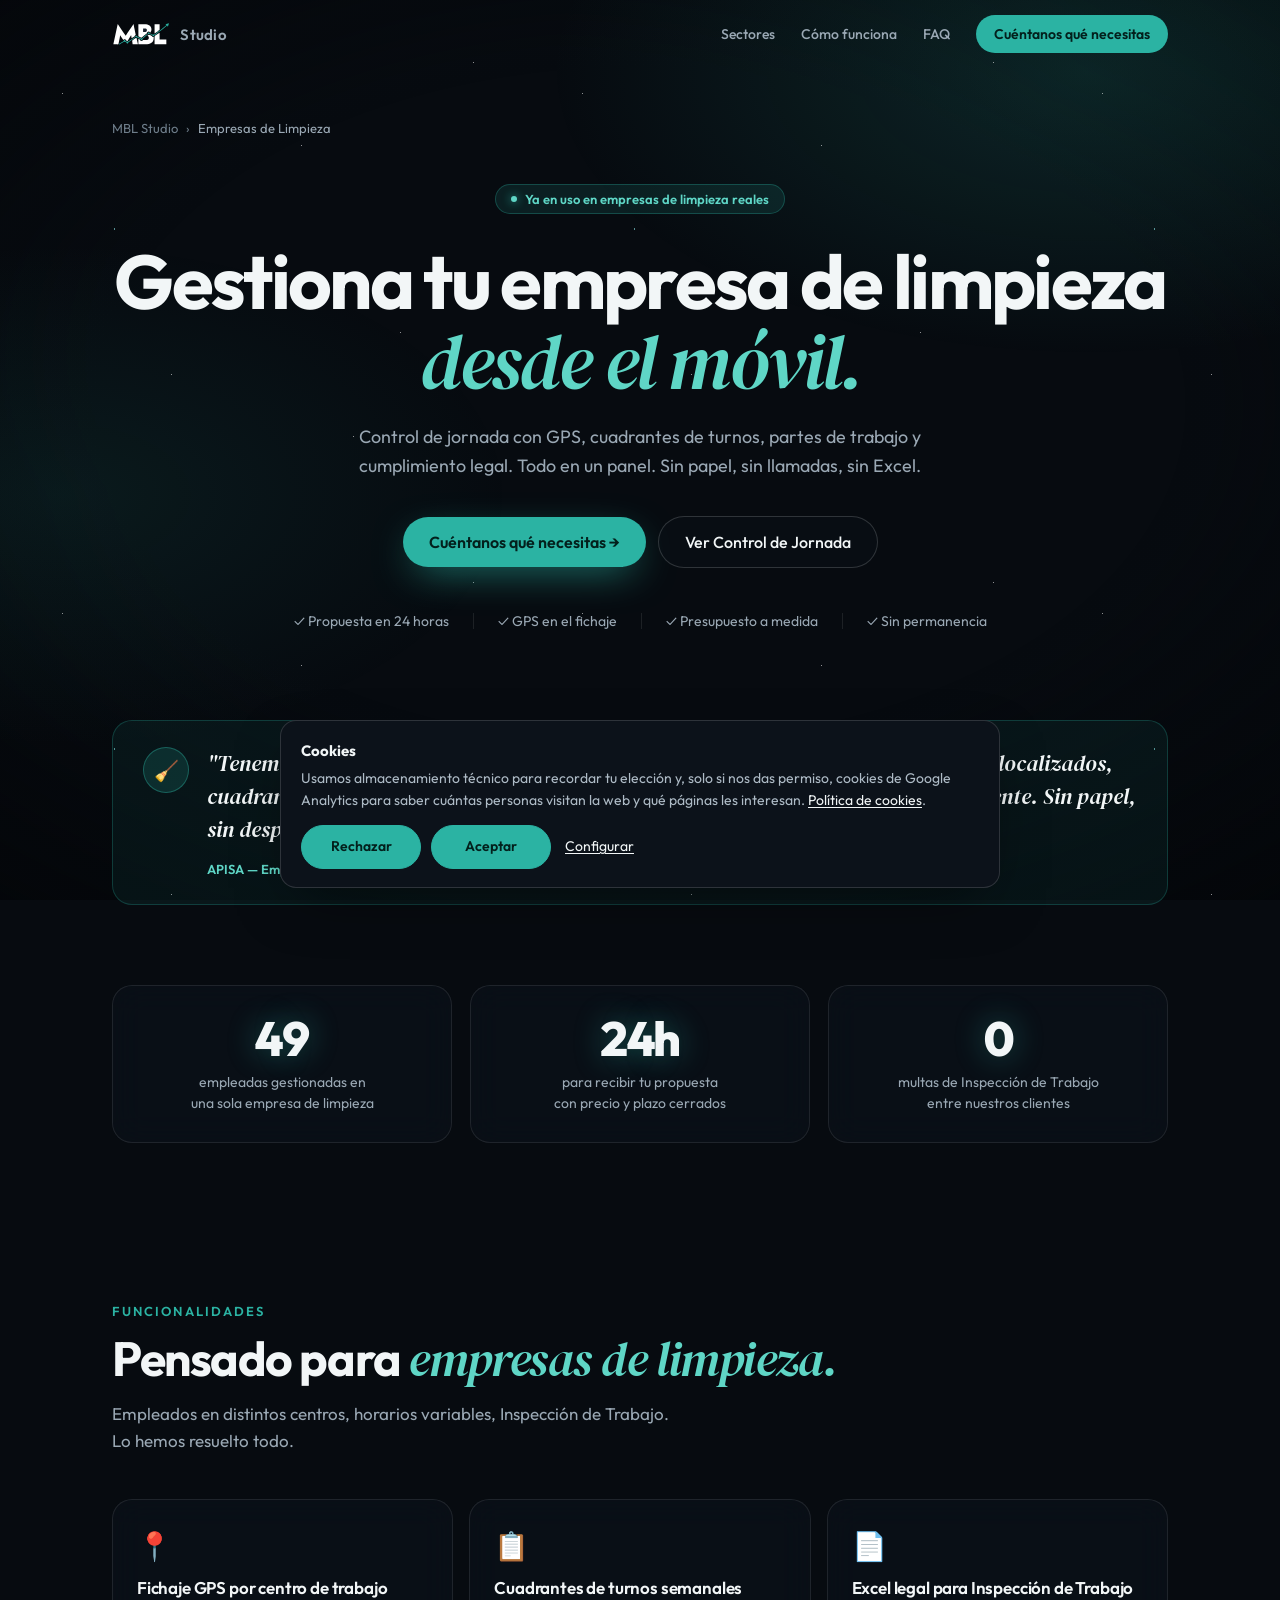
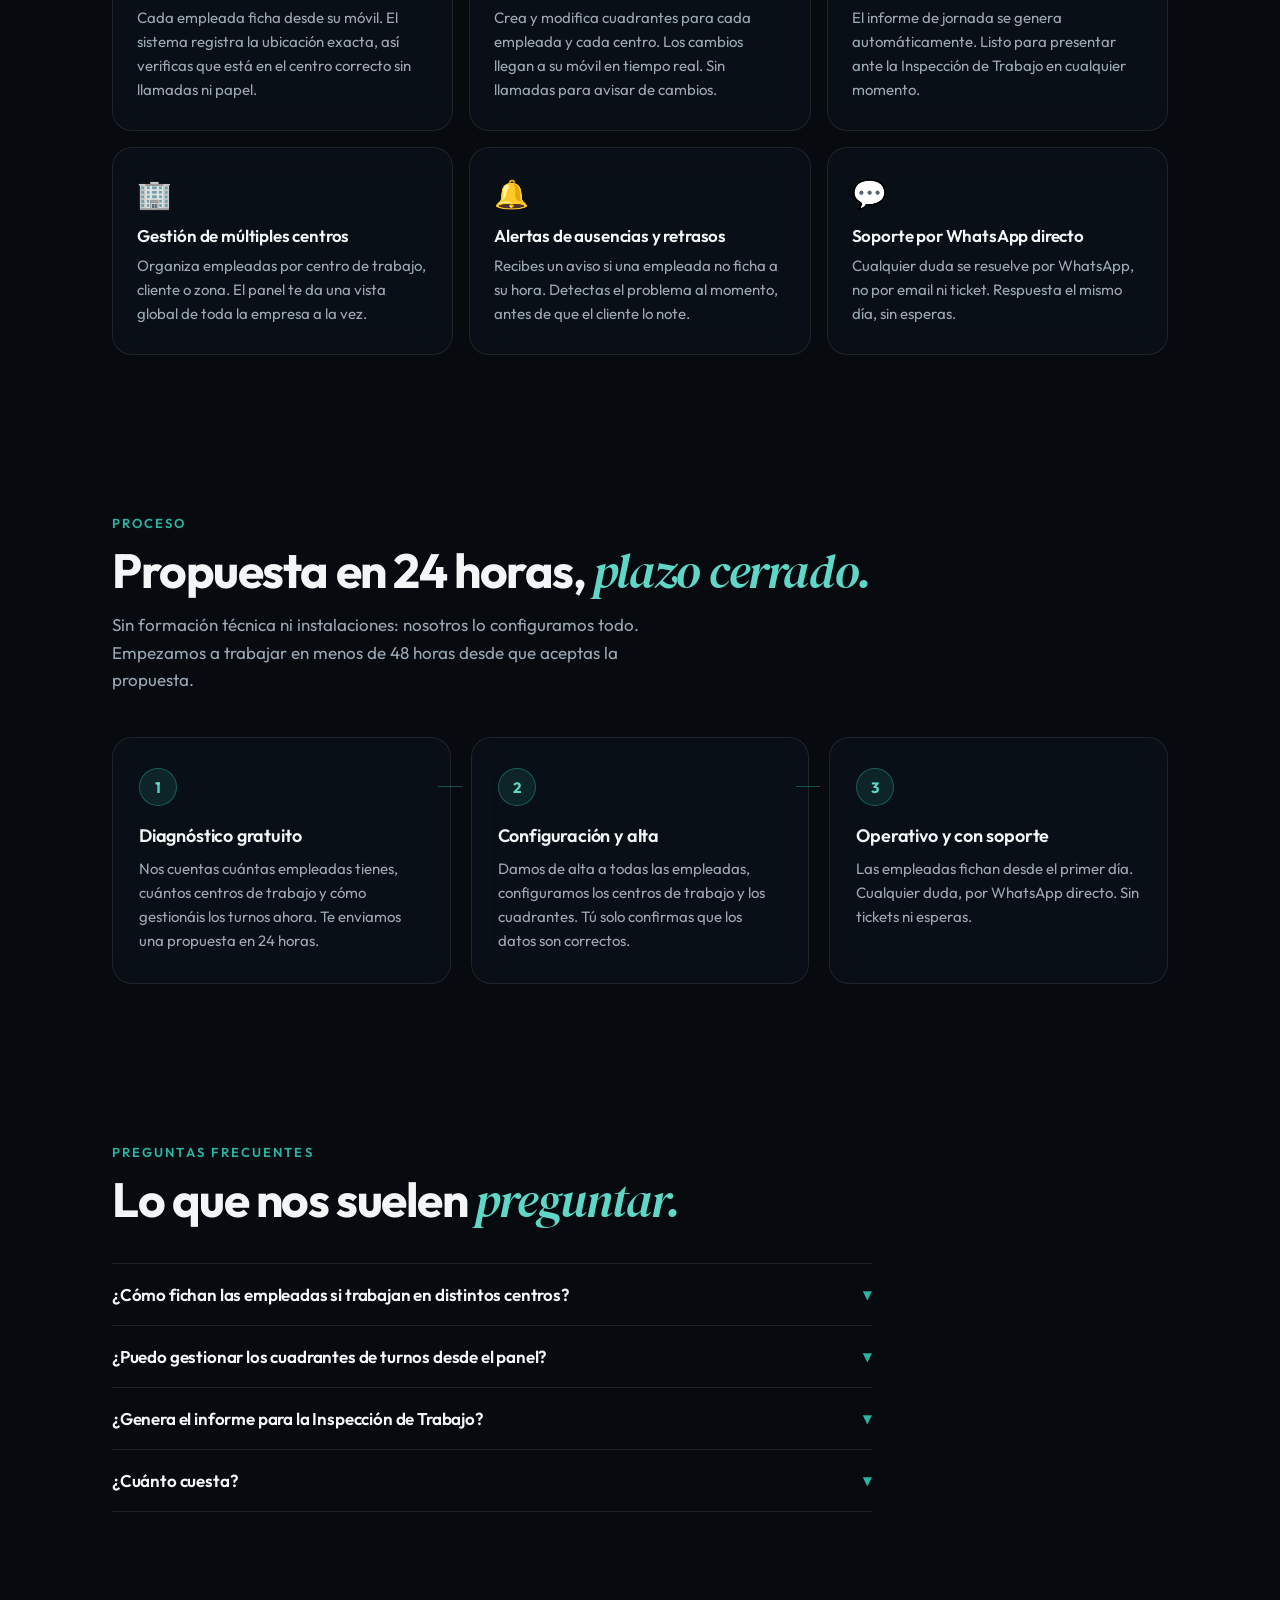
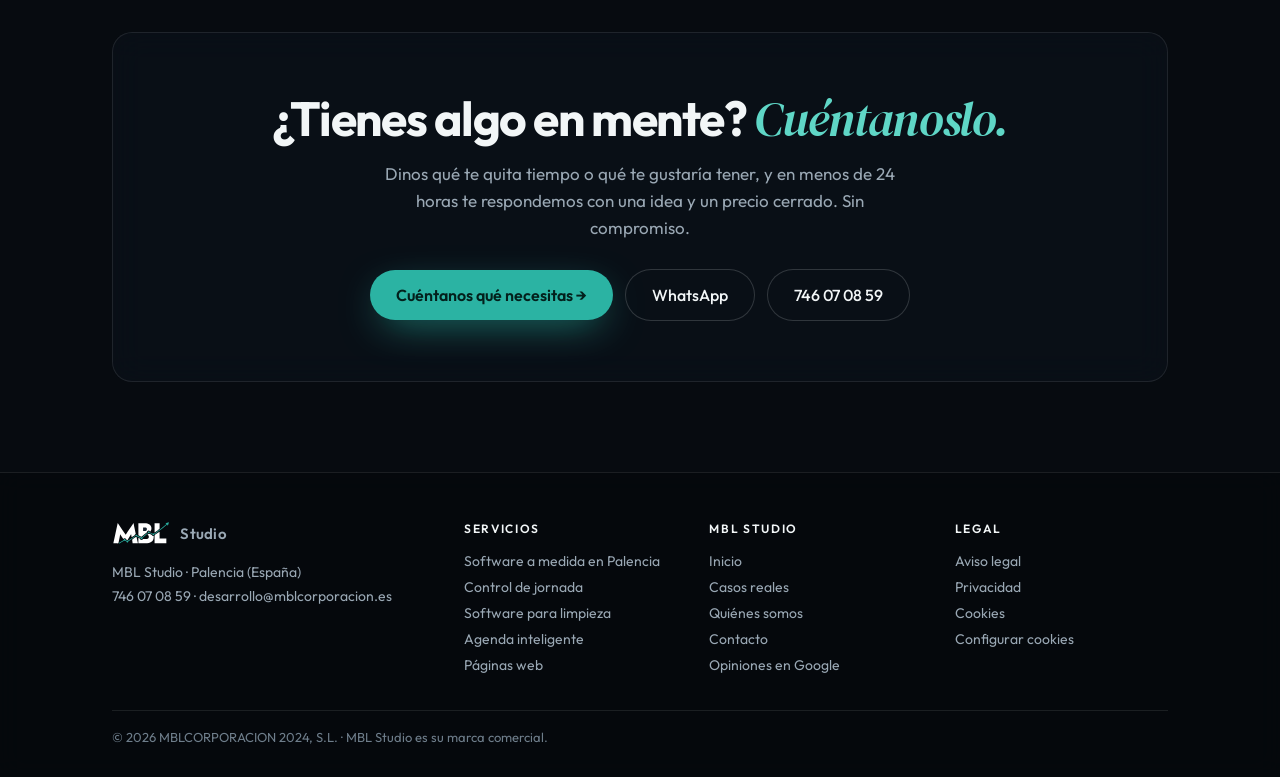
<file: empresas-limpieza/index.html>
<!DOCTYPE html>
<html lang="es">
<head>
  <meta charset="UTF-8" />
  <meta name="viewport" content="width=device-width, initial-scale=1.0" />
  <title>Software para Empresas de Limpieza | MBL Studio</title>
  <meta name="description" content="Software de gestión para empresas de limpieza: control de jornada con GPS, cuadrantes de turnos, partes de trabajo y cumplimiento legal. Hecho en Palencia. Presupuesto a medida." />
  <link rel="canonical" href="https://mblcorporacion.es/empresas-limpieza/" />
  <link rel="icon" type="image/svg+xml" href="/favicon.svg" />
  <link rel="icon" type="image/png" sizes="48x48" href="/favicon-48.png" />
  <link rel="apple-touch-icon" href="/apple-touch-icon.png" />
  <link rel="preconnect" href="https://fonts.googleapis.com">
  <link rel="preconnect" href="https://fonts.gstatic.com" crossorigin>
  <link href="https://fonts.googleapis.com/css2?family=Outfit:wght@300;400;500;600;700;800;900&family=DM+Serif+Display:ital@0;1&display=swap" rel="stylesheet">
  <!-- Open Graph -->
  <meta property="og:type" content="website" />
  <meta property="og:url" content="https://mblcorporacion.es/empresas-limpieza/" />
  <meta property="og:title" content="Software para Empresas de Limpieza | MBL Studio" />
  <meta property="og:description" content="Control de jornada con GPS, cuadrantes de turnos y partes de trabajo para empresas de limpieza. Presupuesto a medida." />
  <meta property="og:image" content="https://mblcorporacion.es/og-image.png" />
  <meta property="og:locale" content="es_ES" />
  <meta property="og:site_name" content="MBL Studio" />
  <!-- Twitter Card -->
  <meta name="twitter:card" content="summary_large_image" />
  <meta name="twitter:title" content="Software Empresas de Limpieza | MBL Studio" />
  <meta name="twitter:description" content="Control de jornada GPS, cuadrantes y partes de trabajo. Presupuesto a medida." />
  <meta name="twitter:image" content="https://mblcorporacion.es/og-image.png" />
  <!-- Schema.org -->
  <script type="application/ld+json">
  {
    "@context": "https://schema.org",
    "@type": "Service",
    "name": "MBL Studio — Software para Empresas de Limpieza",
    "description": "Software de gestión integral para empresas de limpieza: control de jornada con geolocalización, cuadrantes de turnos, partes de trabajo y cumplimiento del Real Decreto-ley 8/2019.",
    "provider": { "@id": "https://mblcorporacion.es/#organizacion", "name": "MBL Studio" },
    "areaServed": { "@type": "Country", "name": "España" }
  }
  </script>
  <script type="application/ld+json">
  {
    "@context": "https://schema.org",
    "@type": "BreadcrumbList",
    "itemListElement": [
      { "@type": "ListItem", "position": 1, "name": "MBL Studio", "item": "https://mblcorporacion.es/" },
      { "@type": "ListItem", "position": 2, "name": "Empresas de Limpieza", "item": "https://mblcorporacion.es/empresas-limpieza/" }
    ]
  }
  </script>
  <script type="application/ld+json">
  {
    "@context": "https://schema.org",
    "@type": "FAQPage",
    "mainEntity": [
      {
        "@type": "Question",
        "name": "¿Cómo fichan los empleados si trabajan en distintos centros?",
        "acceptedAnswer": { "@type": "Answer", "text": "Desde su móvil, sin instalar nada. El sistema registra la geolocalización en el momento del fichaje, así puedes verificar que cada empleado está en el centro de trabajo correcto." }
      },
      {
        "@type": "Question",
        "name": "¿Puedo gestionar los cuadrantes de turnos desde el panel?",
        "acceptedAnswer": { "@type": "Answer", "text": "Sí. Crea y modifica cuadrantes semanales para cada empleado y cada centro de trabajo. Los empleados ven su turno en tiempo real desde el móvil." }
      },
      {
        "@type": "Question",
        "name": "¿Genera informes para la Inspección de Trabajo?",
        "acceptedAnswer": { "@type": "Answer", "text": "Sí. Exporta los registros de jornada en PDF o Excel, listos para presentar ante la Inspección de Trabajo. Cumple con el Real Decreto-ley 8/2019." }
      },
      {
        "@type": "Question",
        "name": "¿Cuánto cuesta?",
        "acceptedAnswer": { "@type": "Answer", "text": "Depende de lo que necesites y del tamaño de tu equipo. Por eso empezamos con el diagnóstico: en menos de 24 horas te enviamos una propuesta con precio y plazo cerrados, sin compromiso." }
      }
    ]
  }
  </script>
  <!-- Cookie consent: loads Google Analytics only after the visitor accepts -->
  <script src="/assets/consent.js" defer></script>
  <style>
    :root {
      --bg: #070B10; --ink: #F2F6F7; --muted: #9AA8B4; --soft: #6E7D8A; --teal: #2BB3A3; --teal-2: #5FD6C6;
      --glass: rgba(12, 18, 26, .62); --line: rgba(255, 255, 255, .09); --radius: 20px; --radius2: 24px;
      --font: 'Outfit', system-ui, sans-serif; --serif: 'DM Serif Display', Georgia, serif;
    }
    *, *::before, *::after { box-sizing: border-box; margin: 0; padding: 0; }
    html { scroll-behavior: smooth; scroll-padding-top: 90px; }
    body { background: var(--bg); color: var(--ink); font-family: var(--font); -webkit-font-smoothing: antialiased; overflow-x: hidden; }
    a { color: inherit; }
    em { font-family: var(--serif); font-style: italic; font-weight: 400; color: var(--teal-2); }
    .container { max-width: 1120px; margin: 0 auto; padding: 0 clamp(16px, 4vw, 32px); }

    /* Space background: soft teal glows and a few stars, fixed behind the page (same as the home) */
    .space { position: fixed; inset: 0; z-index: 0; pointer-events: none;
      background:
        radial-gradient(ellipse 60% 45% at 85% 8%, rgba(43, 179, 163, .16), transparent 70%),
        radial-gradient(ellipse 50% 40% at 5% 55%, rgba(43, 179, 163, .09), transparent 70%),
        radial-gradient(ellipse 85% 75% at 50% 45%, transparent 50%, rgba(3, 5, 8, .85) 100%); }
    .space::before { content: ""; position: absolute; inset: 0; opacity: .55;
      background-image:
        radial-gradient(1px 1px at 12% 18%, #fff 50%, transparent 51%), radial-gradient(1px 1px at 33% 72%, #fff 50%, transparent 51%),
        radial-gradient(1px 1px at 58% 28%, #fff 50%, transparent 51%), radial-gradient(1px 1px at 77% 64%, #fff 50%, transparent 51%),
        radial-gradient(1px 1px at 91% 12%, #fff 50%, transparent 51%), radial-gradient(1px 1px at 46% 90%, #9ff 50%, transparent 51%),
        radial-gradient(1.5px 1.5px at 22% 44%, #9ff 50%, transparent 51%), radial-gradient(1px 1px at 68% 84%, #fff 50%, transparent 51%);
      background-size: 520px 520px; }
    .breadcrumb, .hero, section, .cta-final, footer { position: relative; z-index: 1; }

    /* REVEAL */
    .reveal { opacity: 0; transform: translateY(26px); transition: opacity .8s cubic-bezier(.2, .7, .2, 1), transform .8s cubic-bezier(.2, .7, .2, 1); }
    .reveal.visible { opacity: 1; transform: none; }
    .reveal-delay-1 { transition-delay: .08s; } .reveal-delay-2 { transition-delay: .16s; } .reveal-delay-3 { transition-delay: .24s; }

    /* HEADER (same as the home) */
    header { position: fixed; top: 0; left: 0; right: 0; z-index: 10; transition: background .3s, border-color .3s; border-bottom: 1px solid transparent; }
    header.scrolled { background: rgba(7, 11, 16, .72); backdrop-filter: blur(14px); -webkit-backdrop-filter: blur(14px); border-color: var(--line); }
    .nav-inner { display: flex; align-items: center; justify-content: space-between; height: 68px; }
    .brand { display: flex; align-items: center; gap: 10px; text-decoration: none; }
    .brand-logo svg { height: 24px; width: auto; display: block; }
    .brand-name { font-weight: 600; font-size: 15px; color: var(--muted); letter-spacing: .02em; }
    nav { display: flex; align-items: center; gap: 26px; }
    .nav-link { color: var(--muted); text-decoration: none; font-size: 14px; font-weight: 500; transition: color .2s; }
    .nav-link:hover { color: var(--ink); }
    .nav-cta { background: var(--teal); color: #03201C; font: 600 14px var(--font); padding: 10px 18px; border-radius: 999px; text-decoration: none; white-space: nowrap; transition: transform .2s, box-shadow .2s; }
    .nav-cta:hover { transform: translateY(-1px); box-shadow: 0 8px 28px -8px rgba(43, 179, 163, .8); }

    /* BREADCRUMB */
    .breadcrumb { padding: 120px 0 0; }
    .breadcrumb-inner { display: flex; flex-wrap: wrap; align-items: center; gap: 8px; font-size: 13px; color: var(--soft); }
    .breadcrumb-inner a { color: var(--soft); text-decoration: none; }
    .breadcrumb-inner a:hover { color: var(--teal-2); }
    .breadcrumb-current { color: var(--muted); }

    /* HERO */
    .hero { padding: 48px 0 90px; }
    .hero-content { text-align: center; }
    .hero-badge { display: inline-flex; align-items: center; gap: 8px; color: var(--teal-2); font-size: 13px; font-weight: 600; background: rgba(43, 179, 163, .12); border: 1px solid rgba(43, 179, 163, .3); padding: 6px 15px; border-radius: 999px; margin-bottom: 28px; opacity: 0; transform: translateY(12px); animation: fadeUp .6s .1s ease forwards; }
    .badge-dot { width: 6px; height: 6px; border-radius: 50%; background: var(--teal-2); box-shadow: 0 0 10px var(--teal); animation: blink 2s ease infinite; }
    @keyframes blink { 0%, 100% { opacity: 1 } 50% { opacity: .4 } }
    .hero-title { font-size: clamp(40px, 6vw, 76px); font-weight: 700; letter-spacing: -.035em; line-height: 1.04; margin-bottom: 22px; opacity: 0; transform: translateY(20px); animation: fadeUp .7s .2s ease forwards; }
    .hero-sub { font-size: clamp(17px, 1.4vw, 20px); color: var(--muted); max-width: 34em; margin: 0 auto 36px; line-height: 1.6; opacity: 0; transform: translateY(20px); animation: fadeUp .7s .3s ease forwards; }
    .hero-actions { display: flex; align-items: center; justify-content: center; gap: 12px; flex-wrap: wrap; opacity: 0; transform: translateY(20px); animation: fadeUp .7s .4s ease forwards; }
    @keyframes fadeUp { to { opacity: 1; transform: translateY(0); } }
    .hero-proof { margin-top: 44px; display: flex; align-items: center; justify-content: center; gap: 14px 24px; flex-wrap: wrap; opacity: 0; animation: fadeUp .7s .6s ease forwards; }
    .proof-item { display: flex; align-items: center; gap: 7px; font-size: 14px; color: var(--muted); }
    .proof-div { width: 1px; height: 16px; background: var(--line); }

    /* BUTTONS (same as the home) */
    .btn-primary, .btn-secondary, .btn-white, .btn-ghost { display: inline-flex; align-items: center; justify-content: center; gap: 8px; font: 600 16px var(--font); padding: 15px 26px; border-radius: 999px; border: 0; cursor: pointer; text-decoration: none; transition: transform .2s, box-shadow .2s, border-color .2s; }
    .btn-primary, .btn-white { background: var(--teal); color: #03201C; box-shadow: 0 12px 40px -12px rgba(43, 179, 163, .8); }
    .btn-primary:hover, .btn-white:hover { transform: translateY(-2px); box-shadow: 0 16px 50px -10px rgba(43, 179, 163, .95); }
    .btn-secondary, .btn-ghost { color: var(--ink); font-weight: 500; border: 1px solid rgba(255, 255, 255, .16); background: rgba(12, 18, 26, .4); }
    .btn-secondary:hover, .btn-ghost:hover { border-color: rgba(255, 255, 255, .4); }

    /* SECTIONS */
    section { padding: 80px 0; }
    .section-label { color: var(--teal); font-weight: 600; font-size: 13px; letter-spacing: .16em; text-transform: uppercase; margin-bottom: 14px; }
    .section-title { font-size: clamp(30px, 4vw, 48px); font-weight: 700; letter-spacing: -.03em; line-height: 1.08; margin-bottom: 14px; }
    .section-sub { font-size: 17px; color: var(--muted); line-height: 1.6; max-width: 34em; margin-bottom: 44px; }

    /* Glass cards */
    .glass, .funcion-card, .step-card, .sector-card, .precio-card, .stat-card, .camino-card, .extra-card { background: var(--glass); border: 1px solid var(--line); border-radius: var(--radius); backdrop-filter: blur(16px) saturate(120%); -webkit-backdrop-filter: blur(16px) saturate(120%); }

    /* FEATURES */
    .funciones-grid { display: grid; grid-template-columns: repeat(3, 1fr); gap: 16px; }
    .funcion-card { padding: 28px 24px; transition: transform .25s, border-color .25s; }
    .funcion-card:hover { transform: translateY(-4px); border-color: rgba(43, 179, 163, .4); }
    .funcion-icon { font-size: 28px; margin-bottom: 14px; display: block; }
    .funcion-card h3 { font-size: 17px; font-weight: 600; letter-spacing: -.01em; margin-bottom: 8px; }
    .funcion-card p { font-size: 15px; color: var(--muted); line-height: 1.6; }

    /* HOW IT WORKS */
    .steps-grid { display: grid; grid-template-columns: repeat(3, 1fr); gap: 20px; }
    .step-card { padding: 30px 26px; position: relative; }
    .step-num { width: 38px; height: 38px; border-radius: 50%; color: var(--teal-2); background: rgba(43, 179, 163, .14); border: 1px solid rgba(43, 179, 163, .4); font-size: 15px; font-weight: 700; display: flex; align-items: center; justify-content: center; margin-bottom: 18px; }
    .step-card h3 { font-size: 18px; font-weight: 600; margin-bottom: 10px; letter-spacing: -.01em; }
    .step-card p { font-size: 15px; color: var(--muted); line-height: 1.6; }
    .step-connector { position: absolute; top: 48px; right: -12px; width: 24px; height: 1px; background: rgba(43, 179, 163, .4); z-index: 1; }

    /* FAQ */
    .faq-list { display: flex; flex-direction: column; max-width: 760px; border-top: 1px solid var(--line); }
    .faq-item { border-bottom: 1px solid var(--line); }
    .faq-q { display: flex; justify-content: space-between; align-items: center; padding: 20px 0; cursor: pointer; gap: 16px; }
    .faq-q h3 { font-size: 17px; font-weight: 600; letter-spacing: -.01em; transition: color .2s; }
    .faq-q:hover h3 { color: var(--teal-2); }
    .faq-chevron { font-size: 12px; color: var(--teal); flex-shrink: 0; transition: transform .2s; }
    .faq-item.open .faq-chevron { transform: rotate(180deg); }
    .faq-a { font-size: 15px; color: var(--muted); line-height: 1.7; max-height: 0; overflow: hidden; transition: max-height .3s ease, padding .3s; }
    .faq-item.open .faq-a { max-height: 320px; padding-bottom: 20px; }

    /* CTA (glass card, same as the home) */
    .cta-final { padding: 40px 0 90px; }
    .cta-card { text-align: center; padding: clamp(36px, 5vw, 60px) clamp(22px, 4vw, 48px); }
    .cta-final h2 { font-size: clamp(30px, 4vw, 48px); font-weight: 700; letter-spacing: -.03em; line-height: 1.08; margin-bottom: 14px; }
    .cta-final p { color: var(--muted); font-size: 17px; line-height: 1.6; max-width: 32em; margin: 0 auto 28px; }
    .cta-row { display: flex; align-items: center; justify-content: center; gap: 12px; flex-wrap: wrap; }

    /* FOOTER (same as the home) */
    footer { padding: 48px 0 32px; border-top: 1px solid var(--line); background: rgba(5, 8, 12, .7); backdrop-filter: blur(12px); -webkit-backdrop-filter: blur(12px); }
    .footer-grid { display: grid; grid-template-columns: 1.5fr 1fr 1fr 1fr; gap: 32px; }
    .footer-nap { font-style: normal; color: var(--muted); font-size: 14px; line-height: 1.7; margin-top: 16px; }
    .footer-nap a, .footer-col a { color: var(--muted); text-decoration: none; }
    .footer-title { color: var(--ink); font-weight: 600; font-size: 12px; letter-spacing: .14em; text-transform: uppercase; margin-bottom: 12px; }
    .footer-col a { display: block; font-size: 14px; padding: 4px 0; }
    .footer-nap a:hover, .footer-col a:hover { color: var(--ink); }
    .footer-bottom { color: var(--soft); font-size: 13px; margin-top: 32px; padding-top: 18px; border-top: 1px solid var(--line); }

    /* TESTIMONIAL */
    .testimonial-strip { background: rgba(43, 179, 163, .07); border: 1px solid rgba(43, 179, 163, .25); border-radius: var(--radius); padding: 26px 30px; display: flex; align-items: flex-start; gap: 18px; }
    .t-avatar { width: 46px; height: 46px; border-radius: 50%; background: rgba(43, 179, 163, .16); border: 1px solid rgba(43, 179, 163, .4); display: flex; align-items: center; justify-content: center; font-size: 20px; flex-shrink: 0; }
    .t-content blockquote { font-family: var(--serif); font-size: clamp(18px, 1.8vw, 22px); color: var(--ink); line-height: 1.5; font-style: italic; margin-bottom: 12px; }
    .t-content cite { font-size: 13px; color: var(--teal-2); font-style: normal; font-weight: 600; }

    /* STATS */
    .stats { padding-top: 20px; }
    .stats-grid { display: grid; grid-template-columns: repeat(3, 1fr); gap: 18px; }
    .stat-card { padding: 28px 26px; text-align: center; }
    .stat-num { font-size: 48px; font-weight: 800; letter-spacing: -.03em; color: var(--ink); line-height: 1; margin-bottom: 10px; font-variant-numeric: tabular-nums; text-shadow: 0 0 30px rgba(43, 179, 163, .45); }
    .stat-label { font-size: 14px; color: var(--muted); line-height: 1.5; }

    @media (max-width: 760px) {
      .nav-link { display: none; }
      .breadcrumb { padding-top: 96px; }
      .hero { padding: 36px 0 64px; }
      section { padding: 56px 0; }
      .funciones-grid, .steps-grid { grid-template-columns: 1fr; }
      .step-connector { display: none; }
      .proof-div { display: none; } .hero-proof { gap: 10px 18px; }
      .stats-grid { grid-template-columns: 1fr; gap: 12px; } .testimonial-strip { padding: 22px 20px; flex-direction: column; gap: 14px; }
      .footer-grid { grid-template-columns: 1fr 1fr; } .footer-about { grid-column: 1 / -1; }
    }
    @media (prefers-reduced-motion: reduce) {
      .reveal { opacity: 1; transform: none; transition: none; }
      .hero-badge, .hero-title, .hero-sub, .hero-actions, .hero-proof { animation: none; opacity: 1; transform: none; }
      html { scroll-behavior: auto; }
    }
    @media (max-width: 380px) { header .brand-name { display: none; } }   /* small phones: room for the header button */
  </style>
</head>
<body>
  <template id="logo-flat">
<svg xmlns="http://www.w3.org/2000/svg" viewBox="146 669 1748 720"><path transform="translate(0,0)" fill="#FFFFFF" d="M 317.549 728.538 C 320.137 730.715 335.297 753.968 338.298 758.431 L 387.512 831.441 C 443.695 914.794 502.326 998.227 557.719 1081.88 C 595.641 1025.55 633.079 968.885 670.031 911.908 C 687.304 885.744 705.41 859.296 723.099 833.349 C 746.247 799.396 769.577 762.195 793.578 729.151 C 795.287 743.947 799.286 763.363 802.035 778.3 C 807.042 806.438 812.461 834.501 818.292 862.48 L 858.501 1057.11 C 836.728 1066.08 827.584 1075.46 825.517 1099.5 C 803.991 1116.1 758.661 1143.42 734.681 1158.05 L 720.785 1064.11 C 718.135 1067.71 715.419 1071.79 712.844 1075.49 L 607.855 1243.26 C 596.48 1238.28 582.928 1230.96 571.153 1225.44 C 567.413 1216.93 563.953 1210.47 557.303 1203.86 C 548.059 1194.53 535.407 1189.38 522.273 1189.59 C 504.937 1189.98 494.334 1198.44 483.067 1210.04 C 475.05 1199.36 467.062 1185.63 459.88 1174.19 C 446.131 1152.33 432.508 1130.38 419.011 1108.36 C 411.539 1096.25 401.765 1079.58 392.947 1068.76 C 387.032 1091.33 381.861 1123.01 377.095 1146.79 L 352.274 1266.21 C 347.193 1290.87 343.005 1315.41 337.218 1339.93 C 321.453 1340.7 300.28 1340.07 284.176 1340.04 L 186.484 1340.07 L 317.549 728.538 z"/>
<path transform="translate(0,0)" fill="#FFFFFF" d="M 937.249 736.844 L 1073.4 736.899 C 1092.35 736.883 1111.44 736.858 1130.38 736.869 C 1232.82 736.934 1336.27 783.304 1329.27 901.532 C 1327.59 934.771 1312.7 965.961 1287.91 988.166 C 1275.17 966.165 1258.57 952.547 1230.89 958.79 C 1215.89 962.172 1207.22 972.015 1199.65 984.729 C 1196.75 991.26 1195.58 995.874 1194.97 1002.95 C 1182.82 1012.31 1169.59 1024.2 1157.64 1034.11 C 1114.54 1069.84 1073.67 1107.85 1031.41 1144.68 C 1022.3 1139.41 1002.35 1131.07 992.052 1126.35 C 973.768 1117.83 955.649 1108.97 937.704 1099.76 L 937.249 736.844 z"/>
<path transform="translate(0,0)" fill="#1B2430" d="M 1083.37 862.501 C 1112.07 862.045 1163.27 856.11 1183.14 881.252 C 1201.7 904.738 1198.19 938.209 1174.56 957.831 C 1155.65 972.443 1138.7 971.324 1116.24 971.258 L 1079.51 971.086 C 1079.16 959.642 1078.34 868.206 1080.15 863.288 L 1083.37 862.501 z"/>
<path transform="translate(0,0)" fill="#FFFFFF" d="M 1572.06 988.782 L 1572.86 989.474 C 1574.38 994.735 1573.4 1032.47 1573.43 1039.89 L 1573.95 1197.19 C 1640.92 1198.07 1709.53 1197.34 1776.6 1197.24 C 1775.84 1243.83 1776.71 1293.1 1776.82 1339.91 L 1630.5 1340 L 1423.02 1339.91 L 1423.09 1106.61 C 1430.4 1097.39 1431.65 1096.29 1434.27 1084.97 C 1480.51 1053.12 1526.87 1022.09 1572.06 988.782 z"/>
<path transform="translate(0,0)" fill="#FFFFFF" d="M 1262.1 1051.18 C 1267.04 1050.72 1332.85 1081.56 1341.22 1085.49 C 1352.18 1109.63 1369.24 1123.61 1397.21 1120.25 L 1397.35 1135.65 C 1397.6 1187.88 1391.1 1240.26 1351.44 1278.8 C 1282.32 1345.94 1190.89 1340.04 1102.77 1340.01 L 968.5 1340.08 L 937.745 1340.2 L 937.005 1173.92 L 987.68 1198.13 C 997.439 1246.04 1057.01 1249.68 1076.87 1206.54 C 1096.02 1205.22 1131.85 1205.16 1152.58 1206.32 C 1205.38 1209.29 1267.15 1190.06 1249.64 1123.03 C 1243.5 1099.53 1229.76 1091.17 1208.64 1079.63 L 1238.25 1055.36 C 1247.86 1054.99 1253.11 1054.32 1262.1 1051.18 z"/>
<path transform="translate(0,0)" fill="#FFFFFF" d="M 1423.25 736.988 L 1573.93 737.064 L 1573.74 904.915 C 1557 919.785 1531.21 939.753 1513.02 952.176 C 1483.44 973.38 1453.19 992.791 1423.27 1013.48 L 1423.25 736.988 z"/>
<path transform="translate(0,0)" fill="#FFFFFF" d="M 877.397 1151.5 L 881.058 1151.14 C 881.564 1151.49 882.071 1151.84 882.578 1152.19 C 895.413 1202.41 910.776 1293.56 923.64 1339.96 L 797.5 1339.91 L 764.317 1339.93 C 761.816 1307.82 753.984 1260.74 749.688 1228.14 C 778.344 1205.55 831.324 1172.09 864.119 1152.27 C 865.325 1151.55 875.134 1151.52 877.397 1151.5 z"/>
<path transform="translate(0,0)" fill="#2BB3A3" d="M 1851.02 709.159 C 1853.02 708.754 1852.01 708.685 1854.06 709.516 C 1854.03 718.202 1827.25 801.011 1823.43 813.059 C 1816.95 804.332 1807.3 786.324 1799.75 775.194 C 1775.11 793.797 1750.51 815.63 1726.75 835.65 C 1692.92 863.935 1658.92 892.003 1624.73 919.852 C 1578.45 957.279 1527.85 992.64 1478.93 1026.39 C 1458.42 1040.55 1437.16 1056.54 1416.67 1070.14 L 1415.72 1073.63 C 1407.2 1105.48 1367.92 1106.97 1361.96 1070.92 C 1352.59 1065.61 1337.5 1059.28 1327.41 1054.76 C 1305.39 1045.1 1283.49 1035.17 1261.72 1024.97 C 1249.66 1031.63 1241.12 1034.07 1228.6 1027.1 C 1217.64 1018.96 1213.35 1005.63 1220.66 993.466 C 1224.38 987.304 1230.42 982.889 1237.42 981.205 C 1255.24 976.88 1265.89 989.524 1269.6 1005.54 C 1301.18 1020.57 1340.09 1036.6 1372.6 1050.8 C 1383.86 1044.15 1394.42 1045.21 1405.03 1052.14 C 1422.85 1043.61 1438.62 1030.38 1454.96 1019.42 C 1571.2 941.441 1675.7 849.151 1783.86 760.704 C 1772.88 751.787 1761.96 742.799 1751.1 733.742 C 1784.48 725.218 1817.53 718.082 1851.02 709.159 z"/>
<path transform="translate(0,0)" fill="#2BB3A3" d="M 829.544 1124.99 C 831.803 1126.56 835.552 1133.36 843.187 1138.94 C 773.226 1182.64 700.153 1234.48 631.968 1281.68 C 632.943 1298.34 626.987 1310.94 609.09 1312.36 C 590.647 1313.82 581.335 1299.25 580.997 1282.91 L 540.127 1258.59 C 528.974 1266.55 519.646 1266.19 509.031 1257.99 C 492.907 1266.55 470.054 1281.83 454.164 1291.78 C 428.284 1307.97 400.856 1324.7 375.503 1341.57 C 359.737 1348.51 352.763 1329.68 362.212 1323.39 C 395.332 1301.3 430.295 1280.96 464.569 1260.59 C 475.365 1254.17 488.474 1247.73 497.53 1239.1 C 498.931 1232.07 499.564 1227.32 504.422 1221.51 C 513.606 1210.53 532.21 1209.25 542.415 1219.55 C 548.564 1225.76 549.143 1230.51 549.05 1238.98 C 562.635 1245.52 579.705 1256.11 593.695 1263.54 C 603.579 1261.26 610.113 1261.09 619.531 1264.8 C 651.959 1244.91 682.506 1217.96 714.492 1198.02 C 751.087 1175.21 791.14 1143.97 829.544 1124.99 z"/>
<path transform="translate(0,0)" fill="#2BB3A3" d="M 1201.38 1026.75 C 1204.55 1027.76 1211.21 1037.09 1215.98 1041.5 C 1201.97 1056.48 1176.96 1076.01 1160.71 1090.34 L 1058.78 1181.61 C 1059.23 1191.57 1060.12 1198.57 1052.63 1206.67 C 1047.79 1211.81 1041.08 1214.79 1034.02 1214.93 C 1027.2 1215.13 1020.62 1212.45 1015.88 1207.55 C 1009.13 1200.61 1008.02 1193.39 1008.37 1184.23 C 967.752 1163.43 928.751 1146.16 888.095 1123.86 C 879.169 1129.07 876.173 1130.87 866.138 1129.29 C 827.186 1114.81 849.87 1064.52 885.704 1082.88 C 896.487 1087.21 892.387 1102.14 899.977 1106.19 C 939.377 1127.22 981.147 1144.64 1020.54 1165.69 C 1030.66 1162.58 1033.97 1161.87 1043.68 1165.61 C 1064.12 1146.03 1088.17 1125.85 1109.34 1106.75 C 1139.42 1079.61 1169.88 1052.18 1201.38 1026.75 z"/></svg>
  </template>
  <div class="space" aria-hidden="true"></div>

  <header id="top">
    <div class="container">
      <div class="nav-inner">
        <a class="brand" href="/" aria-label="MBL Studio">
          <span class="brand-logo" data-logo></span>
          <span class="brand-name">Studio</span>
        </a>
        <nav>
          <a class="nav-link" href="/#sectores">Sectores</a>
          <a class="nav-link" href="/#como">Cómo funciona</a>
          <a class="nav-link" href="/#faq">FAQ</a>
          <a class="nav-cta" href="/diagnostico/">Cuéntanos qué necesitas</a>
        </nav>
      </div>
    </div>
  </header>

<div class="breadcrumb">
  <div class="container">
    <div class="breadcrumb-inner">
      <a href="/">MBL Studio</a>
      <span class="breadcrumb-sep">›</span>
      <span class="breadcrumb-current">Empresas de Limpieza</span>
    </div>
  </div>
</div>

<div class="hero">
  <div class="container">
    <div class="hero-content">
      <div class="hero-badge">
        <div class="badge-dot"></div>
        Ya en uso en empresas de limpieza reales
      </div>
      <h1 class="hero-title">
        Gestiona tu empresa de limpieza<br><em>desde el móvil.</em>
      </h1>
      <p class="hero-sub">
        Control de jornada con GPS, cuadrantes de turnos, partes de trabajo y cumplimiento legal. Todo en un panel. Sin papel, sin llamadas, sin Excel.
      </p>
      <div class="hero-actions">
        <a class="btn-primary" href="/diagnostico/">Cuéntanos qué necesitas →</a>
        <a class="btn-secondary" href="/control-jornada/">Ver Control de Jornada</a>
      </div>
      <div class="hero-proof">
        <div class="proof-item">✓ Propuesta en 24 horas</div>
        <div class="proof-div"></div>
        <div class="proof-item">✓ GPS en el fichaje</div>
        <div class="proof-div"></div>
        <div class="proof-item">✓ Presupuesto a medida</div>
        <div class="proof-div"></div>
        <div class="proof-item">✓ Sin permanencia</div>
      </div>
    </div>
  </div>
</div>

<!-- TESTIMONIAL -->
<section style="padding: 0 0 60px;">
  <div class="container">
    <div class="testimonial-strip reveal">
      <div class="t-avatar">🧹</div>
      <div class="t-content">
        <blockquote>"Tenemos 49 empleadas gestionando su jornada laboral desde el móvil. Fichajes geolocalizados, cuadrantes semanales y el Excel para Inspección de Trabajo se genera automáticamente. Sin papel, sin desplazamientos, sin complicaciones."</blockquote>
        <cite>APISA — Empresa de limpieza, Palencia · Cliente desde 2024</cite>
      </div>
    </div>
  </div>
</section>

<!-- STATS -->
<section class="stats">
  <div class="container">
    <div class="stats-grid">
      <div class="stat-card reveal">
        <div class="stat-num">49</div>
        <div class="stat-label">empleadas gestionadas en<br>una sola empresa de limpieza</div>
      </div>
      <div class="stat-card reveal reveal-delay-1">
        <div class="stat-num">24h</div>
        <div class="stat-label">para recibir tu propuesta<br>con precio y plazo cerrados</div>
      </div>
      <div class="stat-card reveal reveal-delay-2">
        <div class="stat-num">0</div>
        <div class="stat-label">multas de Inspección de Trabajo<br>entre nuestros clientes</div>
      </div>
    </div>
  </div>
</section>

<!-- FUNCIONALIDADES -->
<section class="funciones">
  <div class="container">
    <div class="section-label">Funcionalidades</div>
    <h2 class="section-title">Pensado para <em>empresas de limpieza.</em></h2>
    <p class="section-sub">Empleados en distintos centros, horarios variables, Inspección de Trabajo. Lo hemos resuelto todo.</p>
    <div class="funciones-grid">
      <div class="funcion-card reveal">
        <span class="funcion-icon">📍</span>
        <h3>Fichaje GPS por centro de trabajo</h3>
        <p>Cada empleada ficha desde su móvil. El sistema registra la ubicación exacta, así verificas que está en el centro correcto sin llamadas ni papel.</p>
      </div>
      <div class="funcion-card reveal reveal-delay-1">
        <span class="funcion-icon">📋</span>
        <h3>Cuadrantes de turnos semanales</h3>
        <p>Crea y modifica cuadrantes para cada empleada y cada centro. Los cambios llegan a su móvil en tiempo real. Sin llamadas para avisar de cambios.</p>
      </div>
      <div class="funcion-card reveal reveal-delay-2">
        <span class="funcion-icon">📄</span>
        <h3>Excel legal para Inspección de Trabajo</h3>
        <p>El informe de jornada se genera automáticamente. Listo para presentar ante la Inspección de Trabajo en cualquier momento.</p>
      </div>
      <div class="funcion-card reveal">
        <span class="funcion-icon">🏢</span>
        <h3>Gestión de múltiples centros</h3>
        <p>Organiza empleadas por centro de trabajo, cliente o zona. El panel te da una vista global de toda la empresa a la vez.</p>
      </div>
      <div class="funcion-card reveal reveal-delay-1">
        <span class="funcion-icon">🔔</span>
        <h3>Alertas de ausencias y retrasos</h3>
        <p>Recibes un aviso si una empleada no ficha a su hora. Detectas el problema al momento, antes de que el cliente lo note.</p>
      </div>
      <div class="funcion-card reveal reveal-delay-2">
        <span class="funcion-icon">💬</span>
        <h3>Soporte por WhatsApp directo</h3>
        <p>Cualquier duda se resuelve por WhatsApp, no por email ni ticket. Respuesta el mismo día, sin esperas.</p>
      </div>
    </div>
  </div>
</section>

<!-- CÓMO FUNCIONA -->
<section class="como">
  <div class="container">
    <div class="section-label">Proceso</div>
    <h2 class="section-title">Propuesta en 24 horas, <em>plazo cerrado.</em></h2>
    <p class="section-sub">Sin formación técnica ni instalaciones: nosotros lo configuramos todo. Empezamos a trabajar en menos de 48 horas desde que aceptas la propuesta.</p>
    <div class="steps-grid">
      <div class="step-card reveal">
        <div class="step-connector"></div>
        <div class="step-num">1</div>
        <h3>Diagnóstico gratuito</h3>
        <p>Nos cuentas cuántas empleadas tienes, cuántos centros de trabajo y cómo gestionáis los turnos ahora. Te enviamos una propuesta en 24 horas.</p>
      </div>
      <div class="step-card reveal reveal-delay-1">
        <div class="step-connector"></div>
        <div class="step-num">2</div>
        <h3>Configuración y alta</h3>
        <p>Damos de alta a todas las empleadas, configuramos los centros de trabajo y los cuadrantes. Tú solo confirmas que los datos son correctos.</p>
      </div>
      <div class="step-card reveal reveal-delay-2">
        <div class="step-num">3</div>
        <h3>Operativo y con soporte</h3>
        <p>Las empleadas fichan desde el primer día. Cualquier duda, por WhatsApp directo. Sin tickets ni esperas.</p>
      </div>
    </div>
  </div>
</section>

<!-- FAQ -->
<section class="faq">
  <div class="container">
    <div class="section-label">Preguntas frecuentes</div>
    <h2 class="section-title" style="margin-bottom:36px">Lo que nos suelen <em>preguntar.</em></h2>
    <div class="faq-list">
      <div class="faq-item">
        <div class="faq-q" onclick="toggleFaq(this)">
          <h3>¿Cómo fichan las empleadas si trabajan en distintos centros?</h3>
          <span class="faq-chevron">▼</span>
        </div>
        <div class="faq-a">Desde su móvil, sin instalar nada. El sistema registra la geolocalización en el momento del fichaje, así puedes verificar que cada empleada está en el centro correcto.</div>
      </div>
      <div class="faq-item">
        <div class="faq-q" onclick="toggleFaq(this)">
          <h3>¿Puedo gestionar los cuadrantes de turnos desde el panel?</h3>
          <span class="faq-chevron">▼</span>
        </div>
        <div class="faq-a">Sí. Crea y modifica cuadrantes semanales para cada empleada y cada centro de trabajo. Las empleadas ven su turno en tiempo real desde el móvil.</div>
      </div>
      <div class="faq-item">
        <div class="faq-q" onclick="toggleFaq(this)">
          <h3>¿Genera el informe para la Inspección de Trabajo?</h3>
          <span class="faq-chevron">▼</span>
        </div>
        <div class="faq-a">Sí. El informe de jornada en PDF y Excel se genera automáticamente, listo para presentar ante la Inspección de Trabajo. Cumple el Real Decreto-ley 8/2019.</div>
      </div>
      <div class="faq-item">
        <div class="faq-q" onclick="toggleFaq(this)">
          <h3>¿Cuánto cuesta?</h3>
          <span class="faq-chevron">▼</span>
        </div>
        <div class="faq-a">Depende de lo que necesites y del tamaño de tu equipo. Por eso empezamos con el diagnóstico: en menos de 24 horas te enviamos una propuesta con precio y plazo cerrados, sin compromiso.</div>
      </div>
    </div>
  </div>
</section>

<!-- CTA FINAL -->
<div class="cta-final">
  <div class="container">
    <div class="cta-card glass">
      <h2 class="reveal">¿Tienes algo en mente? <em>Cuéntanoslo.</em></h2>
      <p class="reveal reveal-delay-1">Dinos qué te quita tiempo o qué te gustaría tener, y en menos de 24 horas te respondemos con una idea y un precio cerrado. Sin compromiso.</p>
      <div class="cta-row reveal reveal-delay-2">
        <a class="btn-white" href="/diagnostico/">Cuéntanos qué necesitas →</a>
        <a class="btn-ghost" href="https://wa.me/34746070859" target="_blank" rel="noopener" data-wa>WhatsApp</a>
        <a class="btn-ghost" href="tel:+34746070859">746 07 08 59</a>
      </div>
    </div>
  </div>
</div>

<footer>
  <div class="container">
    <div class="footer-grid">
      <div class="footer-about">
        <a class="brand" href="/" aria-label="MBL Studio"><span class="brand-logo" data-logo></span><span class="brand-name">Studio</span></a>
        <address class="footer-nap">MBL Studio · Palencia (España)<br><a href="tel:+34746070859">746 07 08 59</a> · <a href="mailto:desarrollo@mblcorporacion.es">desarrollo@mblcorporacion.es</a></address>
      </div>
      <div class="footer-col">
        <p class="footer-title">Servicios</p>
        <a href="/software-a-medida-palencia/">Software a medida en Palencia</a>
        <a href="/control-jornada/">Control de jornada</a>
        <a href="/empresas-limpieza/">Software para limpieza</a>
        <a href="/agenda-inteligente/">Agenda inteligente</a>
        <a href="/pagina-web/">Páginas web</a>
      </div>
      <div class="footer-col">
        <p class="footer-title">MBL Studio</p>
        <a href="/">Inicio</a>
        <a href="/casos/">Casos reales</a>
        <a href="/quienes-somos/">Quiénes somos</a>
        <a href="/contacto/">Contacto</a>
        <a href="https://share.google/ra83VbyMqOb64w9Xh" target="_blank" rel="noopener">Opiniones en Google</a>
      </div>
      <div class="footer-col">
        <p class="footer-title">Legal</p>
        <a href="/aviso-legal/">Aviso legal</a>
        <a href="/privacidad/">Privacidad</a>
        <a href="/cookies/">Cookies</a>
        <a href="#" data-consent-open>Configurar cookies</a>
      </div>
    </div>
    <p class="footer-bottom">© 2026 MBLCORPORACION 2024, S.L. · MBL Studio es su marca comercial.</p>
  </div>
</footer>

<script>
  const observer = new IntersectionObserver((entries) => {
    entries.forEach(e => { if (e.isIntersecting) { e.target.classList.add('visible'); observer.unobserve(e.target); } });
  }, { threshold: 0.1 });
  document.querySelectorAll('.reveal').forEach(el => observer.observe(el));
  function toggleFaq(el) {
    const item = el.parentElement;
    const wasOpen = item.classList.contains('open');
    document.querySelectorAll('.faq-item').forEach(i => i.classList.remove('open'));
    if (!wasOpen) item.classList.add('open');
  }
</script>
  <script>
    // Logo and header background on scroll (same as the home)
    const flatLogo = document.getElementById('logo-flat').innerHTML;
    document.querySelectorAll('[data-logo]').forEach(el => { el.innerHTML = flatLogo; });
    const header = document.getElementById('top');
    const onScroll = () => header.classList.toggle('scrolled', scrollY > 20);
    addEventListener('scroll', onScroll, { passive: true }); onScroll();
  </script>
</body>
</html>
</file>
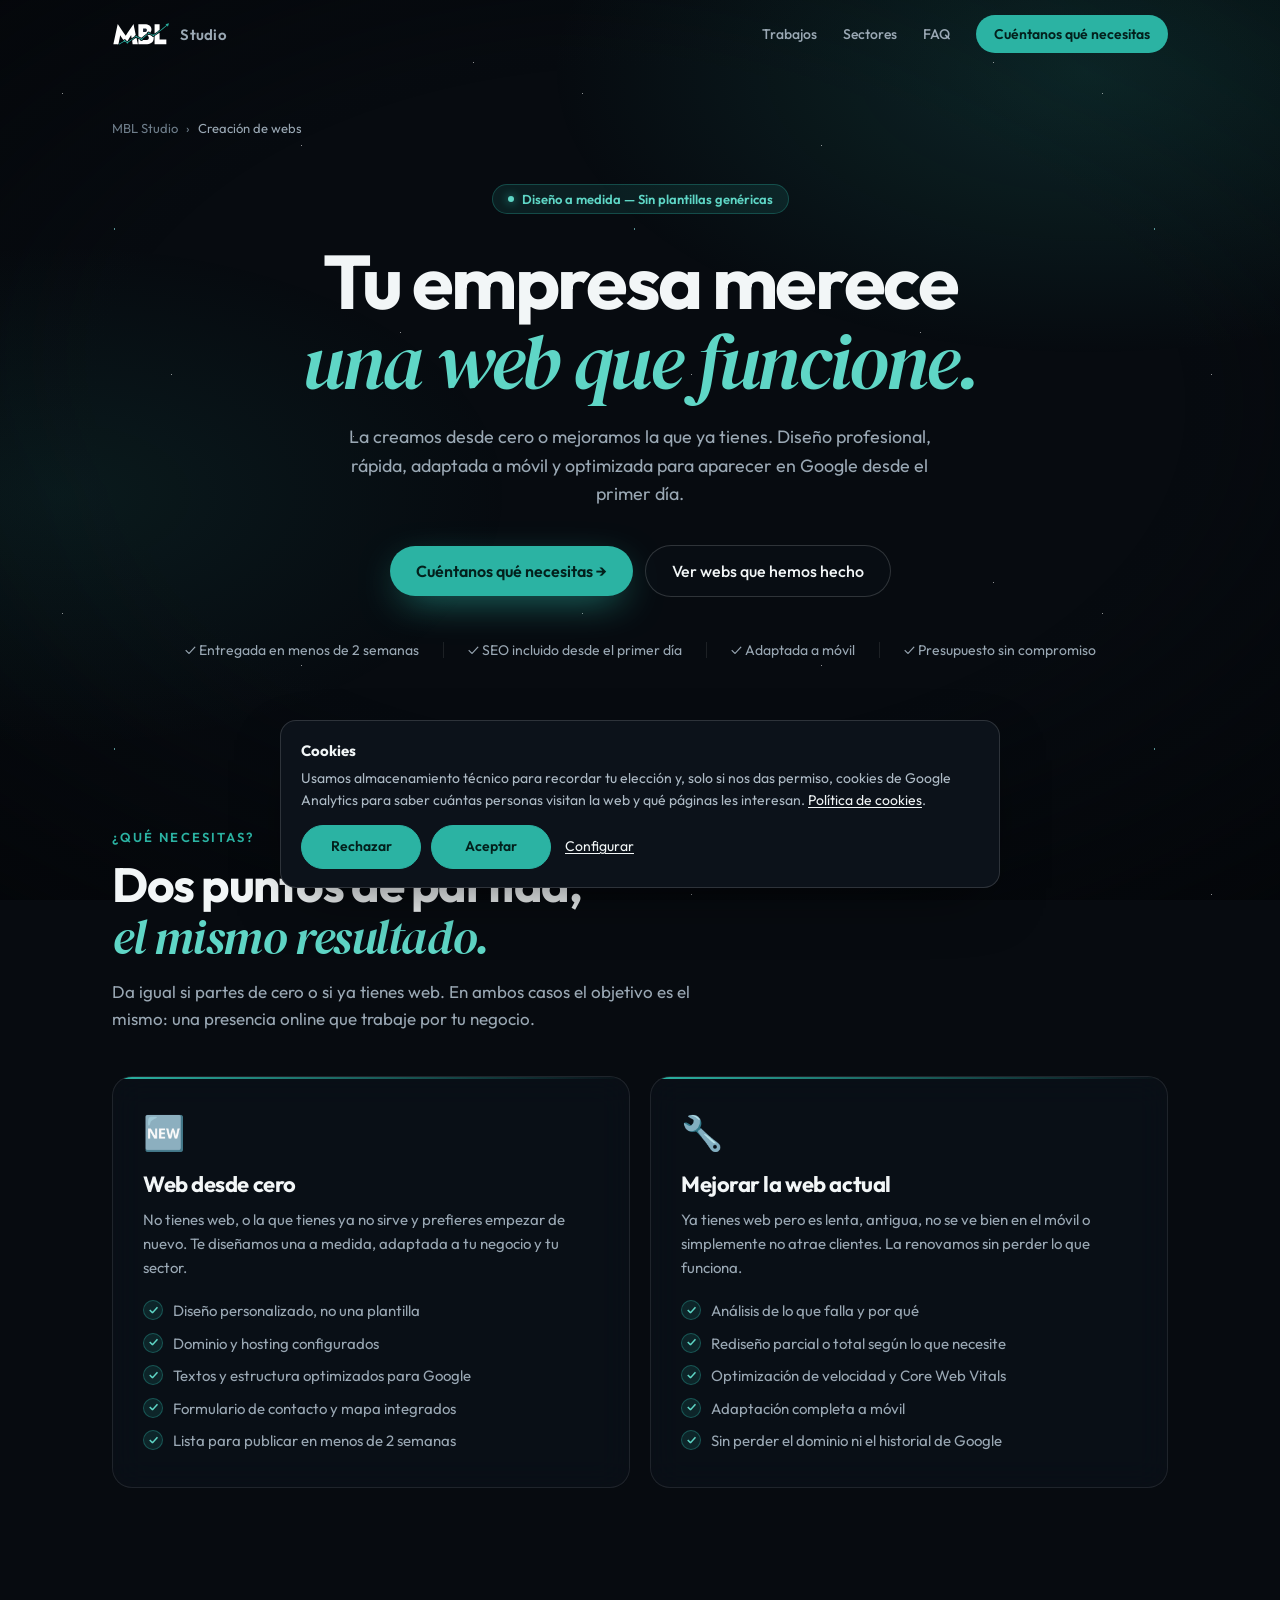
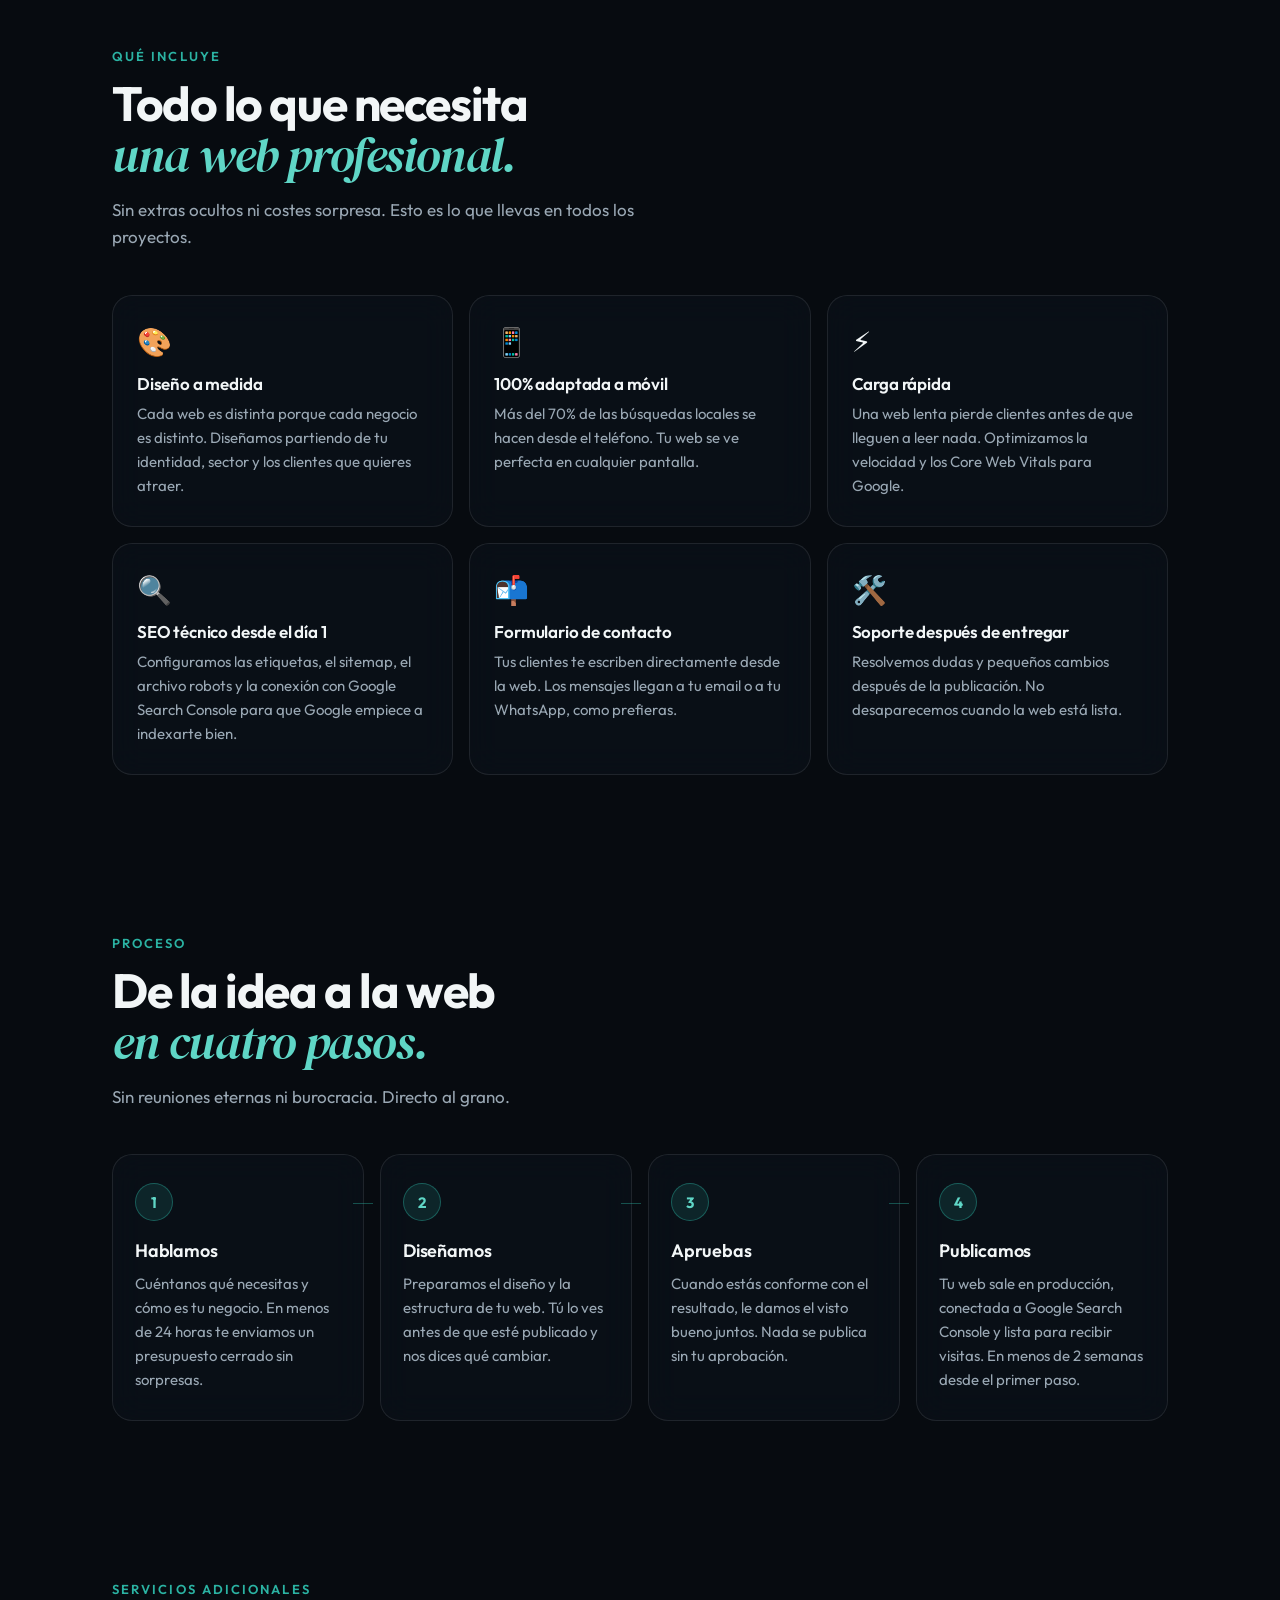
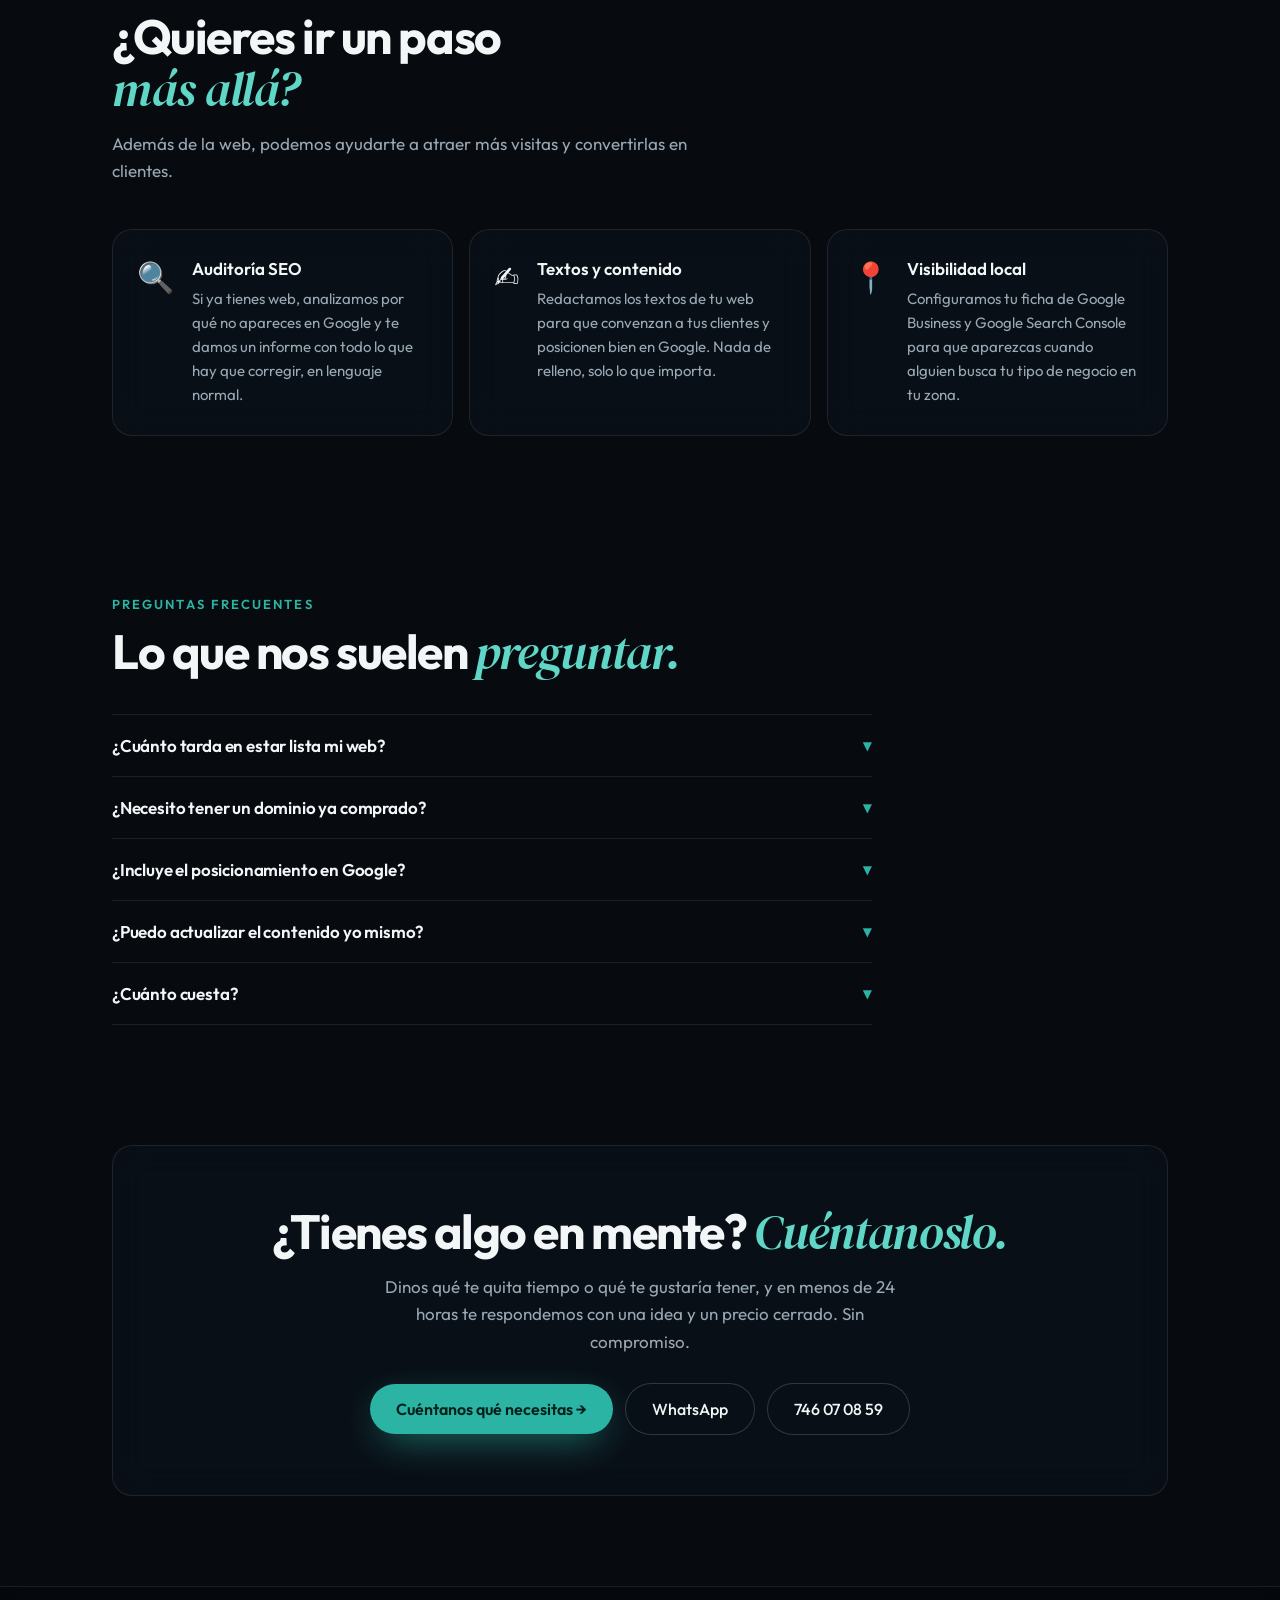
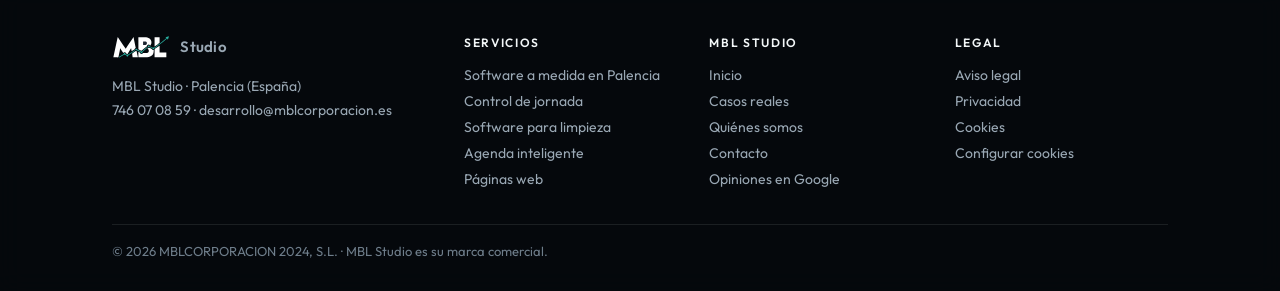
<file: pagina-web/index.html>
<!DOCTYPE html>
<html lang="es">
<head>
  <meta charset="UTF-8" />
  <meta name="viewport" content="width=device-width, initial-scale=1.0" />
  <title>Creación y Mejora de Páginas Web para Empresas | MBL Studio</title>
  <meta name="description" content="Diseñamos tu web desde cero o mejoramos la que ya tienes. Responsive, rápida y optimizada para Google. Entregada en menos de 2 semanas. Presupuesto sin compromiso." />
  <link rel="canonical" href="https://mblcorporacion.es/pagina-web/" />
  <link rel="icon" type="image/svg+xml" href="/favicon.svg" />
  <link rel="icon" type="image/png" sizes="48x48" href="/favicon-48.png" />
  <link rel="apple-touch-icon" href="/apple-touch-icon.png" />
  <link rel="preconnect" href="https://fonts.googleapis.com">
  <link rel="preconnect" href="https://fonts.gstatic.com" crossorigin>
  <link href="https://fonts.googleapis.com/css2?family=Outfit:wght@300;400;500;600;700;800;900&family=DM+Serif+Display:ital@0;1&display=swap" rel="stylesheet">
  <!-- Open Graph -->
  <meta property="og:type" content="website" />
  <meta property="og:url" content="https://mblcorporacion.es/pagina-web/" />
  <meta property="og:title" content="Creación y Mejora de Páginas Web para Empresas | MBL Studio" />
  <meta property="og:description" content="Tu web diseñada a medida, entregada en 2 semanas. Sin plantillas genéricas. Optimizada para Google desde el primer día." />
  <meta property="og:image" content="https://mblcorporacion.es/og-image.png" />
  <meta property="og:locale" content="es_ES" />
  <meta property="og:site_name" content="MBL Studio" />
  <!-- Twitter Card -->
  <meta name="twitter:card" content="summary_large_image" />
  <meta name="twitter:title" content="Webs para Empresas | MBL Studio" />
  <meta name="twitter:description" content="Diseñamos tu web desde cero o mejoramos la que tienes. Entregada en 2 semanas." />
  <meta name="twitter:image" content="https://mblcorporacion.es/og-image.png" />
  <!-- Schema.org -->
  <script type="application/ld+json">
  {
    "@context": "https://schema.org",
    "@type": "Service",
    "name": "Creación y mejora de páginas web — MBL Studio",
    "description": "Diseño de páginas web a medida para empresas y pymes. Web desde cero o mejora de web existente. Responsive, optimizada para SEO y entregada en menos de 2 semanas.",
    "provider": { "@id": "https://mblcorporacion.es/#organizacion", "name": "MBL Studio" },
    "areaServed": { "@type": "Country", "name": "España" }
  }
  </script>
  <script type="application/ld+json">
  {
    "@context": "https://schema.org",
    "@type": "BreadcrumbList",
    "itemListElement": [
      { "@type": "ListItem", "position": 1, "name": "MBL Studio", "item": "https://mblcorporacion.es/" },
      { "@type": "ListItem", "position": 2, "name": "Creación de webs", "item": "https://mblcorporacion.es/pagina-web/" }
    ]
  }
  </script>
  <script type="application/ld+json">
  {
    "@context": "https://schema.org",
    "@type": "FAQPage",
    "mainEntity": [
      {
        "@type": "Question",
        "name": "¿Cuánto tarda en estar lista mi web?",
        "acceptedAnswer": { "@type": "Answer", "text": "Normalmente entre 10 y 14 días desde que nos das el visto bueno al diseño. Para webs más simples (una página o landing) puede ser incluso en menos de una semana." }
      },
      {
        "@type": "Question",
        "name": "¿Necesito tener un dominio ya comprado?",
        "acceptedAnswer": { "@type": "Answer", "text": "No es necesario. Podemos ayudarte a elegir y comprar el dominio si aún no lo tienes. Su coste es anual y bajo, y te lo detallamos en el presupuesto." }
      },
      {
        "@type": "Question",
        "name": "¿Incluye el posicionamiento en Google?",
        "acceptedAnswer": { "@type": "Answer", "text": "Sí. Configuramos el SEO técnico básico desde el primer día: etiquetas, velocidad, adaptación a móvil y conexión con Google Search Console. Para un posicionamiento avanzado, tenemos un servicio adicional de visibilidad local." }
      },
      {
        "@type": "Question",
        "name": "¿Puedo actualizar el contenido yo mismo?",
        "acceptedAnswer": { "@type": "Answer", "text": "Depende del tipo de web. Te explicamos en el diagnóstico qué opciones se adaptan mejor a tu caso. En muchos proyectos, sí es posible editar textos e imágenes sin tocar código." }
      }
    ]
  }
  </script>
  <!-- Cookie consent: loads Google Analytics only after the visitor accepts -->
  <script src="/assets/consent.js" defer></script>
  <style>
    :root {
      --bg: #070B10; --ink: #F2F6F7; --muted: #9AA8B4; --soft: #6E7D8A; --teal: #2BB3A3; --teal-2: #5FD6C6;
      --glass: rgba(12, 18, 26, .62); --line: rgba(255, 255, 255, .09); --radius: 20px; --radius2: 24px;
      --font: 'Outfit', system-ui, sans-serif; --serif: 'DM Serif Display', Georgia, serif;
    }
    *, *::before, *::after { box-sizing: border-box; margin: 0; padding: 0; }
    html { scroll-behavior: smooth; scroll-padding-top: 90px; }
    body { background: var(--bg); color: var(--ink); font-family: var(--font); -webkit-font-smoothing: antialiased; overflow-x: hidden; }
    a { color: inherit; }
    em { font-family: var(--serif); font-style: italic; font-weight: 400; color: var(--teal-2); }
    .container { max-width: 1120px; margin: 0 auto; padding: 0 clamp(16px, 4vw, 32px); }

    /* Space background: soft teal glows and a few stars, fixed behind the page (same as the home) */
    .space { position: fixed; inset: 0; z-index: 0; pointer-events: none;
      background:
        radial-gradient(ellipse 60% 45% at 85% 8%, rgba(43, 179, 163, .16), transparent 70%),
        radial-gradient(ellipse 50% 40% at 5% 55%, rgba(43, 179, 163, .09), transparent 70%),
        radial-gradient(ellipse 85% 75% at 50% 45%, transparent 50%, rgba(3, 5, 8, .85) 100%); }
    .space::before { content: ""; position: absolute; inset: 0; opacity: .55;
      background-image:
        radial-gradient(1px 1px at 12% 18%, #fff 50%, transparent 51%), radial-gradient(1px 1px at 33% 72%, #fff 50%, transparent 51%),
        radial-gradient(1px 1px at 58% 28%, #fff 50%, transparent 51%), radial-gradient(1px 1px at 77% 64%, #fff 50%, transparent 51%),
        radial-gradient(1px 1px at 91% 12%, #fff 50%, transparent 51%), radial-gradient(1px 1px at 46% 90%, #9ff 50%, transparent 51%),
        radial-gradient(1.5px 1.5px at 22% 44%, #9ff 50%, transparent 51%), radial-gradient(1px 1px at 68% 84%, #fff 50%, transparent 51%);
      background-size: 520px 520px; }
    .breadcrumb, .hero, section, .cta-final, footer { position: relative; z-index: 1; }

    /* REVEAL */
    .reveal { opacity: 0; transform: translateY(26px); transition: opacity .8s cubic-bezier(.2, .7, .2, 1), transform .8s cubic-bezier(.2, .7, .2, 1); }
    .reveal.visible { opacity: 1; transform: none; }
    .reveal-delay-1 { transition-delay: .08s; } .reveal-delay-2 { transition-delay: .16s; } .reveal-delay-3 { transition-delay: .24s; }

    /* HEADER (same as the home) */
    header { position: fixed; top: 0; left: 0; right: 0; z-index: 10; transition: background .3s, border-color .3s; border-bottom: 1px solid transparent; }
    header.scrolled { background: rgba(7, 11, 16, .72); backdrop-filter: blur(14px); -webkit-backdrop-filter: blur(14px); border-color: var(--line); }
    .nav-inner { display: flex; align-items: center; justify-content: space-between; height: 68px; }
    .brand { display: flex; align-items: center; gap: 10px; text-decoration: none; }
    .brand-logo svg { height: 24px; width: auto; display: block; }
    .brand-name { font-weight: 600; font-size: 15px; color: var(--muted); letter-spacing: .02em; }
    nav { display: flex; align-items: center; gap: 26px; }
    .nav-link { color: var(--muted); text-decoration: none; font-size: 14px; font-weight: 500; transition: color .2s; }
    .nav-link:hover { color: var(--ink); }
    .nav-cta { background: var(--teal); color: #03201C; font: 600 14px var(--font); padding: 10px 18px; border-radius: 999px; text-decoration: none; white-space: nowrap; transition: transform .2s, box-shadow .2s; }
    .nav-cta:hover { transform: translateY(-1px); box-shadow: 0 8px 28px -8px rgba(43, 179, 163, .8); }

    /* BREADCRUMB */
    .breadcrumb { padding: 120px 0 0; }
    .breadcrumb-inner { display: flex; flex-wrap: wrap; align-items: center; gap: 8px; font-size: 13px; color: var(--soft); }
    .breadcrumb-inner a { color: var(--soft); text-decoration: none; }
    .breadcrumb-inner a:hover { color: var(--teal-2); }
    .breadcrumb-current { color: var(--muted); }

    /* HERO */
    .hero { padding: 48px 0 90px; }
    .hero-content { text-align: center; }
    .hero-badge { display: inline-flex; align-items: center; gap: 8px; color: var(--teal-2); font-size: 13px; font-weight: 600; background: rgba(43, 179, 163, .12); border: 1px solid rgba(43, 179, 163, .3); padding: 6px 15px; border-radius: 999px; margin-bottom: 28px; opacity: 0; transform: translateY(12px); animation: fadeUp .6s .1s ease forwards; }
    .badge-dot { width: 6px; height: 6px; border-radius: 50%; background: var(--teal-2); box-shadow: 0 0 10px var(--teal); animation: blink 2s ease infinite; }
    @keyframes blink { 0%, 100% { opacity: 1 } 50% { opacity: .4 } }
    .hero-title { font-size: clamp(40px, 6vw, 76px); font-weight: 700; letter-spacing: -.035em; line-height: 1.04; margin-bottom: 22px; opacity: 0; transform: translateY(20px); animation: fadeUp .7s .2s ease forwards; }
    .hero-sub { font-size: clamp(17px, 1.4vw, 20px); color: var(--muted); max-width: 34em; margin: 0 auto 36px; line-height: 1.6; opacity: 0; transform: translateY(20px); animation: fadeUp .7s .3s ease forwards; }
    .hero-actions { display: flex; align-items: center; justify-content: center; gap: 12px; flex-wrap: wrap; opacity: 0; transform: translateY(20px); animation: fadeUp .7s .4s ease forwards; }
    @keyframes fadeUp { to { opacity: 1; transform: translateY(0); } }
    .hero-proof { margin-top: 44px; display: flex; align-items: center; justify-content: center; gap: 14px 24px; flex-wrap: wrap; opacity: 0; animation: fadeUp .7s .6s ease forwards; }
    .proof-item { display: flex; align-items: center; gap: 7px; font-size: 14px; color: var(--muted); }
    .proof-div { width: 1px; height: 16px; background: var(--line); }

    /* BUTTONS (same as the home) */
    .btn-primary, .btn-secondary, .btn-white, .btn-ghost { display: inline-flex; align-items: center; justify-content: center; gap: 8px; font: 600 16px var(--font); padding: 15px 26px; border-radius: 999px; border: 0; cursor: pointer; text-decoration: none; transition: transform .2s, box-shadow .2s, border-color .2s; }
    .btn-primary, .btn-white { background: var(--teal); color: #03201C; box-shadow: 0 12px 40px -12px rgba(43, 179, 163, .8); }
    .btn-primary:hover, .btn-white:hover { transform: translateY(-2px); box-shadow: 0 16px 50px -10px rgba(43, 179, 163, .95); }
    .btn-secondary, .btn-ghost { color: var(--ink); font-weight: 500; border: 1px solid rgba(255, 255, 255, .16); background: rgba(12, 18, 26, .4); }
    .btn-secondary:hover, .btn-ghost:hover { border-color: rgba(255, 255, 255, .4); }

    /* SECTIONS */
    section { padding: 80px 0; }
    .section-label { color: var(--teal); font-weight: 600; font-size: 13px; letter-spacing: .16em; text-transform: uppercase; margin-bottom: 14px; }
    .section-title { font-size: clamp(30px, 4vw, 48px); font-weight: 700; letter-spacing: -.03em; line-height: 1.08; margin-bottom: 14px; }
    .section-sub { font-size: 17px; color: var(--muted); line-height: 1.6; max-width: 34em; margin-bottom: 44px; }

    /* Glass cards */
    .glass, .funcion-card, .step-card, .sector-card, .precio-card, .stat-card, .camino-card, .extra-card { background: var(--glass); border: 1px solid var(--line); border-radius: var(--radius); backdrop-filter: blur(16px) saturate(120%); -webkit-backdrop-filter: blur(16px) saturate(120%); }

    /* FEATURES */
    .funciones-grid { display: grid; grid-template-columns: repeat(3, 1fr); gap: 16px; }
    .funcion-card { padding: 28px 24px; transition: transform .25s, border-color .25s; }
    .funcion-card:hover { transform: translateY(-4px); border-color: rgba(43, 179, 163, .4); }
    .funcion-icon { font-size: 28px; margin-bottom: 14px; display: block; }
    .funcion-card h3 { font-size: 17px; font-weight: 600; letter-spacing: -.01em; margin-bottom: 8px; }
    .funcion-card p { font-size: 15px; color: var(--muted); line-height: 1.6; }

    /* HOW IT WORKS */
    .steps-grid { display: grid; grid-template-columns: repeat(3, 1fr); gap: 20px; }
    .step-card { padding: 30px 26px; position: relative; }
    .step-num { width: 38px; height: 38px; border-radius: 50%; color: var(--teal-2); background: rgba(43, 179, 163, .14); border: 1px solid rgba(43, 179, 163, .4); font-size: 15px; font-weight: 700; display: flex; align-items: center; justify-content: center; margin-bottom: 18px; }
    .step-card h3 { font-size: 18px; font-weight: 600; margin-bottom: 10px; letter-spacing: -.01em; }
    .step-card p { font-size: 15px; color: var(--muted); line-height: 1.6; }
    .step-connector { position: absolute; top: 48px; right: -12px; width: 24px; height: 1px; background: rgba(43, 179, 163, .4); z-index: 1; }

    /* FAQ */
    .faq-list { display: flex; flex-direction: column; max-width: 760px; border-top: 1px solid var(--line); }
    .faq-item { border-bottom: 1px solid var(--line); }
    .faq-q { display: flex; justify-content: space-between; align-items: center; padding: 20px 0; cursor: pointer; gap: 16px; }
    .faq-q h3 { font-size: 17px; font-weight: 600; letter-spacing: -.01em; transition: color .2s; }
    .faq-q:hover h3 { color: var(--teal-2); }
    .faq-chevron { font-size: 12px; color: var(--teal); flex-shrink: 0; transition: transform .2s; }
    .faq-item.open .faq-chevron { transform: rotate(180deg); }
    .faq-a { font-size: 15px; color: var(--muted); line-height: 1.7; max-height: 0; overflow: hidden; transition: max-height .3s ease, padding .3s; }
    .faq-item.open .faq-a { max-height: 320px; padding-bottom: 20px; }

    /* CTA (glass card, same as the home) */
    .cta-final { padding: 40px 0 90px; }
    .cta-card { text-align: center; padding: clamp(36px, 5vw, 60px) clamp(22px, 4vw, 48px); }
    .cta-final h2 { font-size: clamp(30px, 4vw, 48px); font-weight: 700; letter-spacing: -.03em; line-height: 1.08; margin-bottom: 14px; }
    .cta-final p { color: var(--muted); font-size: 17px; line-height: 1.6; max-width: 32em; margin: 0 auto 28px; }
    .cta-row { display: flex; align-items: center; justify-content: center; gap: 12px; flex-wrap: wrap; }

    /* FOOTER (same as the home) */
    footer { padding: 48px 0 32px; border-top: 1px solid var(--line); background: rgba(5, 8, 12, .7); backdrop-filter: blur(12px); -webkit-backdrop-filter: blur(12px); }
    .footer-grid { display: grid; grid-template-columns: 1.5fr 1fr 1fr 1fr; gap: 32px; }
    .footer-nap { font-style: normal; color: var(--muted); font-size: 14px; line-height: 1.7; margin-top: 16px; }
    .footer-nap a, .footer-col a { color: var(--muted); text-decoration: none; }
    .footer-title { color: var(--ink); font-weight: 600; font-size: 12px; letter-spacing: .14em; text-transform: uppercase; margin-bottom: 12px; }
    .footer-col a { display: block; font-size: 14px; padding: 4px 0; }
    .footer-nap a:hover, .footer-col a:hover { color: var(--ink); }
    .footer-bottom { color: var(--soft); font-size: 13px; margin-top: 32px; padding-top: 18px; border-top: 1px solid var(--line); }

    /* TWO STARTING POINTS */
    .caminos-grid { display: grid; grid-template-columns: 1fr 1fr; gap: 20px; }
    .camino-card { padding: 34px 30px; position: relative; overflow: hidden; transition: transform .25s, border-color .25s; }
    .camino-card::before { content: ''; position: absolute; top: 0; left: 0; right: 0; height: 2px; background: linear-gradient(90deg, var(--teal), transparent); }
    .camino-card:hover { transform: translateY(-4px); border-color: rgba(43, 179, 163, .4); }
    .camino-icon { font-size: 34px; margin-bottom: 16px; display: block; }
    .camino-card h3 { font-size: 22px; font-weight: 700; letter-spacing: -.02em; margin-bottom: 10px; }
    .camino-card p { font-size: 15px; color: var(--muted); line-height: 1.6; margin-bottom: 20px; }
    .camino-list { list-style: none; display: flex; flex-direction: column; gap: 10px; }
    .camino-list li { position: relative; padding-left: 30px; font-size: 15px; color: var(--muted); line-height: 1.5; }
    .camino-list li::before { content: "✓"; position: absolute; left: 0; width: 20px; height: 20px; border-radius: 50%; display: grid; place-items: center; font-size: 11px; font-weight: 700; color: var(--teal-2); background: rgba(43, 179, 163, .14); border: 1px solid rgba(43, 179, 163, .35); top: 0; }

    /* Four steps on this page */
    .steps-grid { grid-template-columns: repeat(4, 1fr); gap: 16px; }
    .step-card { padding: 28px 22px; }
    .step-connector { right: -10px; width: 20px; }

    /* EXTRAS */
    .extras-grid { display: grid; grid-template-columns: repeat(3, 1fr); gap: 16px; }
    .extra-card { padding: 28px 24px; display: flex; gap: 18px; align-items: flex-start; transition: transform .25s, border-color .25s; }
    .extra-card:hover { transform: translateY(-3px); border-color: rgba(43, 179, 163, .4); }
    .extra-icon { font-size: 30px; flex-shrink: 0; }
    .extra-title { font-size: 17px; font-weight: 600; margin-bottom: 8px; }
    .extra-desc { font-size: 15px; color: var(--muted); line-height: 1.6; }
    @media (max-width: 1000px) and (min-width: 761px) { .steps-grid { grid-template-columns: repeat(2, 1fr); } .step-connector { display: none; } }

    @media (max-width: 760px) {
      .nav-link { display: none; }
      .breadcrumb { padding-top: 96px; }
      .hero { padding: 36px 0 64px; }
      section { padding: 56px 0; }
      .funciones-grid, .steps-grid { grid-template-columns: 1fr; }
      .step-connector { display: none; }
      .proof-div { display: none; } .hero-proof { gap: 10px 18px; }
      .caminos-grid, .extras-grid { grid-template-columns: 1fr; } .camino-card { padding: 28px 22px; }
      .footer-grid { grid-template-columns: 1fr 1fr; } .footer-about { grid-column: 1 / -1; }
    }
    @media (prefers-reduced-motion: reduce) {
      .reveal { opacity: 1; transform: none; transition: none; }
      .hero-badge, .hero-title, .hero-sub, .hero-actions, .hero-proof { animation: none; opacity: 1; transform: none; }
      html { scroll-behavior: auto; }
    }
    @media (max-width: 380px) { header .brand-name { display: none; } }   /* small phones: room for the header button */
  </style>
</head>
<body>
  <template id="logo-flat">
<svg xmlns="http://www.w3.org/2000/svg" viewBox="146 669 1748 720"><path transform="translate(0,0)" fill="#FFFFFF" d="M 317.549 728.538 C 320.137 730.715 335.297 753.968 338.298 758.431 L 387.512 831.441 C 443.695 914.794 502.326 998.227 557.719 1081.88 C 595.641 1025.55 633.079 968.885 670.031 911.908 C 687.304 885.744 705.41 859.296 723.099 833.349 C 746.247 799.396 769.577 762.195 793.578 729.151 C 795.287 743.947 799.286 763.363 802.035 778.3 C 807.042 806.438 812.461 834.501 818.292 862.48 L 858.501 1057.11 C 836.728 1066.08 827.584 1075.46 825.517 1099.5 C 803.991 1116.1 758.661 1143.42 734.681 1158.05 L 720.785 1064.11 C 718.135 1067.71 715.419 1071.79 712.844 1075.49 L 607.855 1243.26 C 596.48 1238.28 582.928 1230.96 571.153 1225.44 C 567.413 1216.93 563.953 1210.47 557.303 1203.86 C 548.059 1194.53 535.407 1189.38 522.273 1189.59 C 504.937 1189.98 494.334 1198.44 483.067 1210.04 C 475.05 1199.36 467.062 1185.63 459.88 1174.19 C 446.131 1152.33 432.508 1130.38 419.011 1108.36 C 411.539 1096.25 401.765 1079.58 392.947 1068.76 C 387.032 1091.33 381.861 1123.01 377.095 1146.79 L 352.274 1266.21 C 347.193 1290.87 343.005 1315.41 337.218 1339.93 C 321.453 1340.7 300.28 1340.07 284.176 1340.04 L 186.484 1340.07 L 317.549 728.538 z"/>
<path transform="translate(0,0)" fill="#FFFFFF" d="M 937.249 736.844 L 1073.4 736.899 C 1092.35 736.883 1111.44 736.858 1130.38 736.869 C 1232.82 736.934 1336.27 783.304 1329.27 901.532 C 1327.59 934.771 1312.7 965.961 1287.91 988.166 C 1275.17 966.165 1258.57 952.547 1230.89 958.79 C 1215.89 962.172 1207.22 972.015 1199.65 984.729 C 1196.75 991.26 1195.58 995.874 1194.97 1002.95 C 1182.82 1012.31 1169.59 1024.2 1157.64 1034.11 C 1114.54 1069.84 1073.67 1107.85 1031.41 1144.68 C 1022.3 1139.41 1002.35 1131.07 992.052 1126.35 C 973.768 1117.83 955.649 1108.97 937.704 1099.76 L 937.249 736.844 z"/>
<path transform="translate(0,0)" fill="#1B2430" d="M 1083.37 862.501 C 1112.07 862.045 1163.27 856.11 1183.14 881.252 C 1201.7 904.738 1198.19 938.209 1174.56 957.831 C 1155.65 972.443 1138.7 971.324 1116.24 971.258 L 1079.51 971.086 C 1079.16 959.642 1078.34 868.206 1080.15 863.288 L 1083.37 862.501 z"/>
<path transform="translate(0,0)" fill="#FFFFFF" d="M 1572.06 988.782 L 1572.86 989.474 C 1574.38 994.735 1573.4 1032.47 1573.43 1039.89 L 1573.95 1197.19 C 1640.92 1198.07 1709.53 1197.34 1776.6 1197.24 C 1775.84 1243.83 1776.71 1293.1 1776.82 1339.91 L 1630.5 1340 L 1423.02 1339.91 L 1423.09 1106.61 C 1430.4 1097.39 1431.65 1096.29 1434.27 1084.97 C 1480.51 1053.12 1526.87 1022.09 1572.06 988.782 z"/>
<path transform="translate(0,0)" fill="#FFFFFF" d="M 1262.1 1051.18 C 1267.04 1050.72 1332.85 1081.56 1341.22 1085.49 C 1352.18 1109.63 1369.24 1123.61 1397.21 1120.25 L 1397.35 1135.65 C 1397.6 1187.88 1391.1 1240.26 1351.44 1278.8 C 1282.32 1345.94 1190.89 1340.04 1102.77 1340.01 L 968.5 1340.08 L 937.745 1340.2 L 937.005 1173.92 L 987.68 1198.13 C 997.439 1246.04 1057.01 1249.68 1076.87 1206.54 C 1096.02 1205.22 1131.85 1205.16 1152.58 1206.32 C 1205.38 1209.29 1267.15 1190.06 1249.64 1123.03 C 1243.5 1099.53 1229.76 1091.17 1208.64 1079.63 L 1238.25 1055.36 C 1247.86 1054.99 1253.11 1054.32 1262.1 1051.18 z"/>
<path transform="translate(0,0)" fill="#FFFFFF" d="M 1423.25 736.988 L 1573.93 737.064 L 1573.74 904.915 C 1557 919.785 1531.21 939.753 1513.02 952.176 C 1483.44 973.38 1453.19 992.791 1423.27 1013.48 L 1423.25 736.988 z"/>
<path transform="translate(0,0)" fill="#FFFFFF" d="M 877.397 1151.5 L 881.058 1151.14 C 881.564 1151.49 882.071 1151.84 882.578 1152.19 C 895.413 1202.41 910.776 1293.56 923.64 1339.96 L 797.5 1339.91 L 764.317 1339.93 C 761.816 1307.82 753.984 1260.74 749.688 1228.14 C 778.344 1205.55 831.324 1172.09 864.119 1152.27 C 865.325 1151.55 875.134 1151.52 877.397 1151.5 z"/>
<path transform="translate(0,0)" fill="#2BB3A3" d="M 1851.02 709.159 C 1853.02 708.754 1852.01 708.685 1854.06 709.516 C 1854.03 718.202 1827.25 801.011 1823.43 813.059 C 1816.95 804.332 1807.3 786.324 1799.75 775.194 C 1775.11 793.797 1750.51 815.63 1726.75 835.65 C 1692.92 863.935 1658.92 892.003 1624.73 919.852 C 1578.45 957.279 1527.85 992.64 1478.93 1026.39 C 1458.42 1040.55 1437.16 1056.54 1416.67 1070.14 L 1415.72 1073.63 C 1407.2 1105.48 1367.92 1106.97 1361.96 1070.92 C 1352.59 1065.61 1337.5 1059.28 1327.41 1054.76 C 1305.39 1045.1 1283.49 1035.17 1261.72 1024.97 C 1249.66 1031.63 1241.12 1034.07 1228.6 1027.1 C 1217.64 1018.96 1213.35 1005.63 1220.66 993.466 C 1224.38 987.304 1230.42 982.889 1237.42 981.205 C 1255.24 976.88 1265.89 989.524 1269.6 1005.54 C 1301.18 1020.57 1340.09 1036.6 1372.6 1050.8 C 1383.86 1044.15 1394.42 1045.21 1405.03 1052.14 C 1422.85 1043.61 1438.62 1030.38 1454.96 1019.42 C 1571.2 941.441 1675.7 849.151 1783.86 760.704 C 1772.88 751.787 1761.96 742.799 1751.1 733.742 C 1784.48 725.218 1817.53 718.082 1851.02 709.159 z"/>
<path transform="translate(0,0)" fill="#2BB3A3" d="M 829.544 1124.99 C 831.803 1126.56 835.552 1133.36 843.187 1138.94 C 773.226 1182.64 700.153 1234.48 631.968 1281.68 C 632.943 1298.34 626.987 1310.94 609.09 1312.36 C 590.647 1313.82 581.335 1299.25 580.997 1282.91 L 540.127 1258.59 C 528.974 1266.55 519.646 1266.19 509.031 1257.99 C 492.907 1266.55 470.054 1281.83 454.164 1291.78 C 428.284 1307.97 400.856 1324.7 375.503 1341.57 C 359.737 1348.51 352.763 1329.68 362.212 1323.39 C 395.332 1301.3 430.295 1280.96 464.569 1260.59 C 475.365 1254.17 488.474 1247.73 497.53 1239.1 C 498.931 1232.07 499.564 1227.32 504.422 1221.51 C 513.606 1210.53 532.21 1209.25 542.415 1219.55 C 548.564 1225.76 549.143 1230.51 549.05 1238.98 C 562.635 1245.52 579.705 1256.11 593.695 1263.54 C 603.579 1261.26 610.113 1261.09 619.531 1264.8 C 651.959 1244.91 682.506 1217.96 714.492 1198.02 C 751.087 1175.21 791.14 1143.97 829.544 1124.99 z"/>
<path transform="translate(0,0)" fill="#2BB3A3" d="M 1201.38 1026.75 C 1204.55 1027.76 1211.21 1037.09 1215.98 1041.5 C 1201.97 1056.48 1176.96 1076.01 1160.71 1090.34 L 1058.78 1181.61 C 1059.23 1191.57 1060.12 1198.57 1052.63 1206.67 C 1047.79 1211.81 1041.08 1214.79 1034.02 1214.93 C 1027.2 1215.13 1020.62 1212.45 1015.88 1207.55 C 1009.13 1200.61 1008.02 1193.39 1008.37 1184.23 C 967.752 1163.43 928.751 1146.16 888.095 1123.86 C 879.169 1129.07 876.173 1130.87 866.138 1129.29 C 827.186 1114.81 849.87 1064.52 885.704 1082.88 C 896.487 1087.21 892.387 1102.14 899.977 1106.19 C 939.377 1127.22 981.147 1144.64 1020.54 1165.69 C 1030.66 1162.58 1033.97 1161.87 1043.68 1165.61 C 1064.12 1146.03 1088.17 1125.85 1109.34 1106.75 C 1139.42 1079.61 1169.88 1052.18 1201.38 1026.75 z"/></svg>
  </template>
  <div class="space" aria-hidden="true"></div>

  <header id="top">
    <div class="container">
      <div class="nav-inner">
        <a class="brand" href="/" aria-label="MBL Studio">
          <span class="brand-logo" data-logo></span>
          <span class="brand-name">Studio</span>
        </a>
        <nav>
          <a class="nav-link" href="/#escaparate">Trabajos</a>
          <a class="nav-link" href="/#sectores">Sectores</a>
          <a class="nav-link" href="/#faq">FAQ</a>
          <a class="nav-cta" href="/diagnostico/">Cuéntanos qué necesitas</a>
        </nav>
      </div>
    </div>
  </header>

<!-- BREADCRUMB -->
<div class="breadcrumb">
  <div class="container">
    <div class="breadcrumb-inner">
      <a href="/">MBL Studio</a>
      <span class="breadcrumb-sep">›</span>
      <span class="breadcrumb-current">Creación de webs</span>
    </div>
  </div>
</div>

<!-- HERO -->
<div class="hero">
  <div class="container">
    <div class="hero-content">
      <div class="hero-badge">
        <div class="badge-dot"></div>
        Diseño a medida — Sin plantillas genéricas
      </div>
      <h1 class="hero-title">
        Tu empresa merece<br><em>una web que funcione.</em>
      </h1>
      <p class="hero-sub">
        La creamos desde cero o mejoramos la que ya tienes. Diseño profesional, rápida, adaptada a móvil y optimizada para aparecer en Google desde el primer día.
      </p>
      <div class="hero-actions">
        <a class="btn-primary" href="/diagnostico/">Cuéntanos qué necesitas →</a>
        <a class="btn-secondary" href="/#escaparate">Ver webs que hemos hecho</a>
      </div>
      <div class="hero-proof">
        <div class="proof-item">✓ Entregada en menos de 2 semanas</div>
        <div class="proof-div"></div>
        <div class="proof-item">✓ SEO incluido desde el primer día</div>
        <div class="proof-div"></div>
        <div class="proof-item">✓ Adaptada a móvil</div>
        <div class="proof-div"></div>
        <div class="proof-item">✓ Presupuesto sin compromiso</div>
      </div>
    </div>
  </div>
</div>

<!-- DOS CAMINOS -->
<section class="dos-caminos">
  <div class="container">
    <div class="section-label">¿Qué necesitas?</div>
    <h2 class="section-title">Dos puntos de partida,<br><em>el mismo resultado.</em></h2>
    <p class="section-sub">Da igual si partes de cero o si ya tienes web. En ambos casos el objetivo es el mismo: una presencia online que trabaje por tu negocio.</p>
    <div class="caminos-grid">
      <div class="camino-card reveal">
        <span class="camino-icon">🆕</span>
        <h3>Web desde cero</h3>
        <p>No tienes web, o la que tienes ya no sirve y prefieres empezar de nuevo. Te diseñamos una a medida, adaptada a tu negocio y tu sector.</p>
        <ul class="camino-list">
          <li>Diseño personalizado, no una plantilla</li>
          <li>Dominio y hosting configurados</li>
          <li>Textos y estructura optimizados para Google</li>
          <li>Formulario de contacto y mapa integrados</li>
          <li>Lista para publicar en menos de 2 semanas</li>
        </ul>
      </div>
      <div class="camino-card reveal reveal-delay-1">
        <span class="camino-icon">🔧</span>
        <h3>Mejorar la web actual</h3>
        <p>Ya tienes web pero es lenta, antigua, no se ve bien en el móvil o simplemente no atrae clientes. La renovamos sin perder lo que funciona.</p>
        <ul class="camino-list">
          <li>Análisis de lo que falla y por qué</li>
          <li>Rediseño parcial o total según lo que necesite</li>
          <li>Optimización de velocidad y Core Web Vitals</li>
          <li>Adaptación completa a móvil</li>
          <li>Sin perder el dominio ni el historial de Google</li>
        </ul>
      </div>
    </div>
  </div>
</section>

<!-- QUÉ INCLUYE -->
<section class="funciones">
  <div class="container">
    <div class="section-label">Qué incluye</div>
    <h2 class="section-title">Todo lo que necesita<br><em>una web profesional.</em></h2>
    <p class="section-sub">Sin extras ocultos ni costes sorpresa. Esto es lo que llevas en todos los proyectos.</p>
    <div class="funciones-grid">
      <div class="funcion-card reveal">
        <span class="funcion-icon">🎨</span>
        <h3>Diseño a medida</h3>
        <p>Cada web es distinta porque cada negocio es distinto. Diseñamos partiendo de tu identidad, sector y los clientes que quieres atraer.</p>
      </div>
      <div class="funcion-card reveal reveal-delay-1">
        <span class="funcion-icon">📱</span>
        <h3>100% adaptada a móvil</h3>
        <p>Más del 70% de las búsquedas locales se hacen desde el teléfono. Tu web se ve perfecta en cualquier pantalla.</p>
      </div>
      <div class="funcion-card reveal reveal-delay-2">
        <span class="funcion-icon">⚡</span>
        <h3>Carga rápida</h3>
        <p>Una web lenta pierde clientes antes de que lleguen a leer nada. Optimizamos la velocidad y los Core Web Vitals para Google.</p>
      </div>
      <div class="funcion-card reveal">
        <span class="funcion-icon">🔍</span>
        <h3>SEO técnico desde el día 1</h3>
        <p>Configuramos las etiquetas, el sitemap, el archivo robots y la conexión con Google Search Console para que Google empiece a indexarte bien.</p>
      </div>
      <div class="funcion-card reveal reveal-delay-1">
        <span class="funcion-icon">📬</span>
        <h3>Formulario de contacto</h3>
        <p>Tus clientes te escriben directamente desde la web. Los mensajes llegan a tu email o a tu WhatsApp, como prefieras.</p>
      </div>
      <div class="funcion-card reveal reveal-delay-2">
        <span class="funcion-icon">🛠️</span>
        <h3>Soporte después de entregar</h3>
        <p>Resolvemos dudas y pequeños cambios después de la publicación. No desaparecemos cuando la web está lista.</p>
      </div>
    </div>
  </div>
</section>

<!-- CÓMO FUNCIONA -->
<section class="como">
  <div class="container">
    <div class="section-label">Proceso</div>
    <h2 class="section-title">De la idea a la web<br><em>en cuatro pasos.</em></h2>
    <p class="section-sub">Sin reuniones eternas ni burocracia. Directo al grano.</p>
    <div class="steps-grid">
      <div class="step-card reveal">
        <div class="step-connector"></div>
        <div class="step-num">1</div>
        <h3>Hablamos</h3>
        <p>Cuéntanos qué necesitas y cómo es tu negocio. En menos de 24 horas te enviamos un presupuesto cerrado sin sorpresas.</p>
      </div>
      <div class="step-card reveal reveal-delay-1">
        <div class="step-connector"></div>
        <div class="step-num">2</div>
        <h3>Diseñamos</h3>
        <p>Preparamos el diseño y la estructura de tu web. Tú lo ves antes de que esté publicado y nos dices qué cambiar.</p>
      </div>
      <div class="step-card reveal reveal-delay-2">
        <div class="step-connector"></div>
        <div class="step-num">3</div>
        <h3>Apruebas</h3>
        <p>Cuando estás conforme con el resultado, le damos el visto bueno juntos. Nada se publica sin tu aprobación.</p>
      </div>
      <div class="step-card reveal reveal-delay-3">
        <div class="step-num">4</div>
        <h3>Publicamos</h3>
        <p>Tu web sale en producción, conectada a Google Search Console y lista para recibir visitas. En menos de 2 semanas desde el primer paso.</p>
      </div>
    </div>
  </div>
</section>

<!-- EXTRAS -->
<section class="extras">
  <div class="container">
    <div class="section-label">Servicios adicionales</div>
    <h2 class="section-title">¿Quieres ir un paso<br><em>más allá?</em></h2>
    <p class="section-sub">Además de la web, podemos ayudarte a atraer más visitas y convertirlas en clientes.</p>
    <div class="extras-grid">
      <div class="extra-card reveal">
        <span class="extra-icon">🔍</span>
        <div>
          <div class="extra-title">Auditoría SEO</div>
          <div class="extra-desc">Si ya tienes web, analizamos por qué no apareces en Google y te damos un informe con todo lo que hay que corregir, en lenguaje normal.</div>
        </div>
      </div>
      <div class="extra-card reveal reveal-delay-1">
        <span class="extra-icon">✍️</span>
        <div>
          <div class="extra-title">Textos y contenido</div>
          <div class="extra-desc">Redactamos los textos de tu web para que convenzan a tus clientes y posicionen bien en Google. Nada de relleno, solo lo que importa.</div>
        </div>
      </div>
      <div class="extra-card reveal reveal-delay-2">
        <span class="extra-icon">📍</span>
        <div>
          <div class="extra-title">Visibilidad local</div>
          <div class="extra-desc">Configuramos tu ficha de Google Business y Google Search Console para que aparezcas cuando alguien busca tu tipo de negocio en tu zona.</div>
        </div>
      </div>
    </div>
  </div>
</section>

<!-- FAQ -->
<section class="faq">
  <div class="container">
    <div class="section-label">Preguntas frecuentes</div>
    <h2 class="section-title" style="margin-bottom:36px">Lo que nos suelen <em>preguntar.</em></h2>
    <div class="faq-list">
      <div class="faq-item">
        <div class="faq-q" onclick="toggleFaq(this)">
          <h3>¿Cuánto tarda en estar lista mi web?</h3>
          <span class="faq-chevron">▼</span>
        </div>
        <div class="faq-a">Normalmente entre 10 y 14 días desde que nos das el visto bueno al diseño. Para webs más simples puede ser incluso menos de una semana.</div>
      </div>
      <div class="faq-item">
        <div class="faq-q" onclick="toggleFaq(this)">
          <h3>¿Necesito tener un dominio ya comprado?</h3>
          <span class="faq-chevron">▼</span>
        </div>
        <div class="faq-a">No. Si todavía no tienes dominio, te ayudamos a elegirlo y comprarlo. Su coste es anual, depende de la extensión (.es, .com, etc.) y te lo detallamos en el presupuesto.</div>
      </div>
      <div class="faq-item">
        <div class="faq-q" onclick="toggleFaq(this)">
          <h3>¿Incluye el posicionamiento en Google?</h3>
          <span class="faq-chevron">▼</span>
        </div>
        <div class="faq-a">Sí, incluye el SEO técnico básico: etiquetas, velocidad, adaptación a móvil y conexión con Google Search Console. Para un trabajo más profundo de posicionamiento, tenemos el servicio de visibilidad local como complemento.</div>
      </div>
      <div class="faq-item">
        <div class="faq-q" onclick="toggleFaq(this)">
          <h3>¿Puedo actualizar el contenido yo mismo?</h3>
          <span class="faq-chevron">▼</span>
        </div>
        <div class="faq-a">Depende del tipo de web. Te lo aclaramos en el presupuesto. En muchos proyectos es posible editar textos e imágenes sin tocar código, y en otros casos simplemente nos mandas los cambios y los hacemos nosotros.</div>
      </div>
      <div class="faq-item">
        <div class="faq-q" onclick="toggleFaq(this)">
          <h3>¿Cuánto cuesta?</h3>
          <span class="faq-chevron">▼</span>
        </div>
        <div class="faq-a">Cada proyecto es distinto, así que no hay un precio fijo. Cuéntanos qué necesitas y en menos de 24 horas te enviamos una propuesta con precio y plazo cerrados, sin compromiso. Sin letra pequeña.</div>
      </div>
    </div>
  </div>
</section>

<!-- CTA FINAL -->
<div class="cta-final">
  <div class="container">
    <div class="cta-card glass">
      <h2 class="reveal">¿Tienes algo en mente? <em>Cuéntanoslo.</em></h2>
      <p class="reveal reveal-delay-1">Dinos qué te quita tiempo o qué te gustaría tener, y en menos de 24 horas te respondemos con una idea y un precio cerrado. Sin compromiso.</p>
      <div class="cta-row reveal reveal-delay-2">
        <a class="btn-white" href="/diagnostico/">Cuéntanos qué necesitas →</a>
        <a class="btn-ghost" href="https://wa.me/34746070859" target="_blank" rel="noopener" data-wa>WhatsApp</a>
        <a class="btn-ghost" href="tel:+34746070859">746 07 08 59</a>
      </div>
    </div>
  </div>
</div>

<footer>
  <div class="container">
    <div class="footer-grid">
      <div class="footer-about">
        <a class="brand" href="/" aria-label="MBL Studio"><span class="brand-logo" data-logo></span><span class="brand-name">Studio</span></a>
        <address class="footer-nap">MBL Studio · Palencia (España)<br><a href="tel:+34746070859">746 07 08 59</a> · <a href="mailto:desarrollo@mblcorporacion.es">desarrollo@mblcorporacion.es</a></address>
      </div>
      <div class="footer-col">
        <p class="footer-title">Servicios</p>
        <a href="/software-a-medida-palencia/">Software a medida en Palencia</a>
        <a href="/control-jornada/">Control de jornada</a>
        <a href="/empresas-limpieza/">Software para limpieza</a>
        <a href="/agenda-inteligente/">Agenda inteligente</a>
        <a href="/pagina-web/">Páginas web</a>
      </div>
      <div class="footer-col">
        <p class="footer-title">MBL Studio</p>
        <a href="/">Inicio</a>
        <a href="/casos/">Casos reales</a>
        <a href="/quienes-somos/">Quiénes somos</a>
        <a href="/contacto/">Contacto</a>
        <a href="https://share.google/ra83VbyMqOb64w9Xh" target="_blank" rel="noopener">Opiniones en Google</a>
      </div>
      <div class="footer-col">
        <p class="footer-title">Legal</p>
        <a href="/aviso-legal/">Aviso legal</a>
        <a href="/privacidad/">Privacidad</a>
        <a href="/cookies/">Cookies</a>
        <a href="#" data-consent-open>Configurar cookies</a>
      </div>
    </div>
    <p class="footer-bottom">© 2026 MBLCORPORACION 2024, S.L. · MBL Studio es su marca comercial.</p>
  </div>
</footer>

<script>
  const observer = new IntersectionObserver((entries) => {
    entries.forEach(e => { if (e.isIntersecting) { e.target.classList.add('visible'); observer.unobserve(e.target); } });
  }, { threshold: 0.1 });
  document.querySelectorAll('.reveal').forEach(el => observer.observe(el));

  function toggleFaq(el) {
    const item = el.parentElement;
    const wasOpen = item.classList.contains('open');
    document.querySelectorAll('.faq-item').forEach(i => i.classList.remove('open'));
    if (!wasOpen) item.classList.add('open');
  }
</script>
  <script>
    // Logo and header background on scroll (same as the home)
    const flatLogo = document.getElementById('logo-flat').innerHTML;
    document.querySelectorAll('[data-logo]').forEach(el => { el.innerHTML = flatLogo; });
    const header = document.getElementById('top');
    const onScroll = () => header.classList.toggle('scrolled', scrollY > 20);
    addEventListener('scroll', onScroll, { passive: true }); onScroll();
  </script>
</body>
</html>
</file>
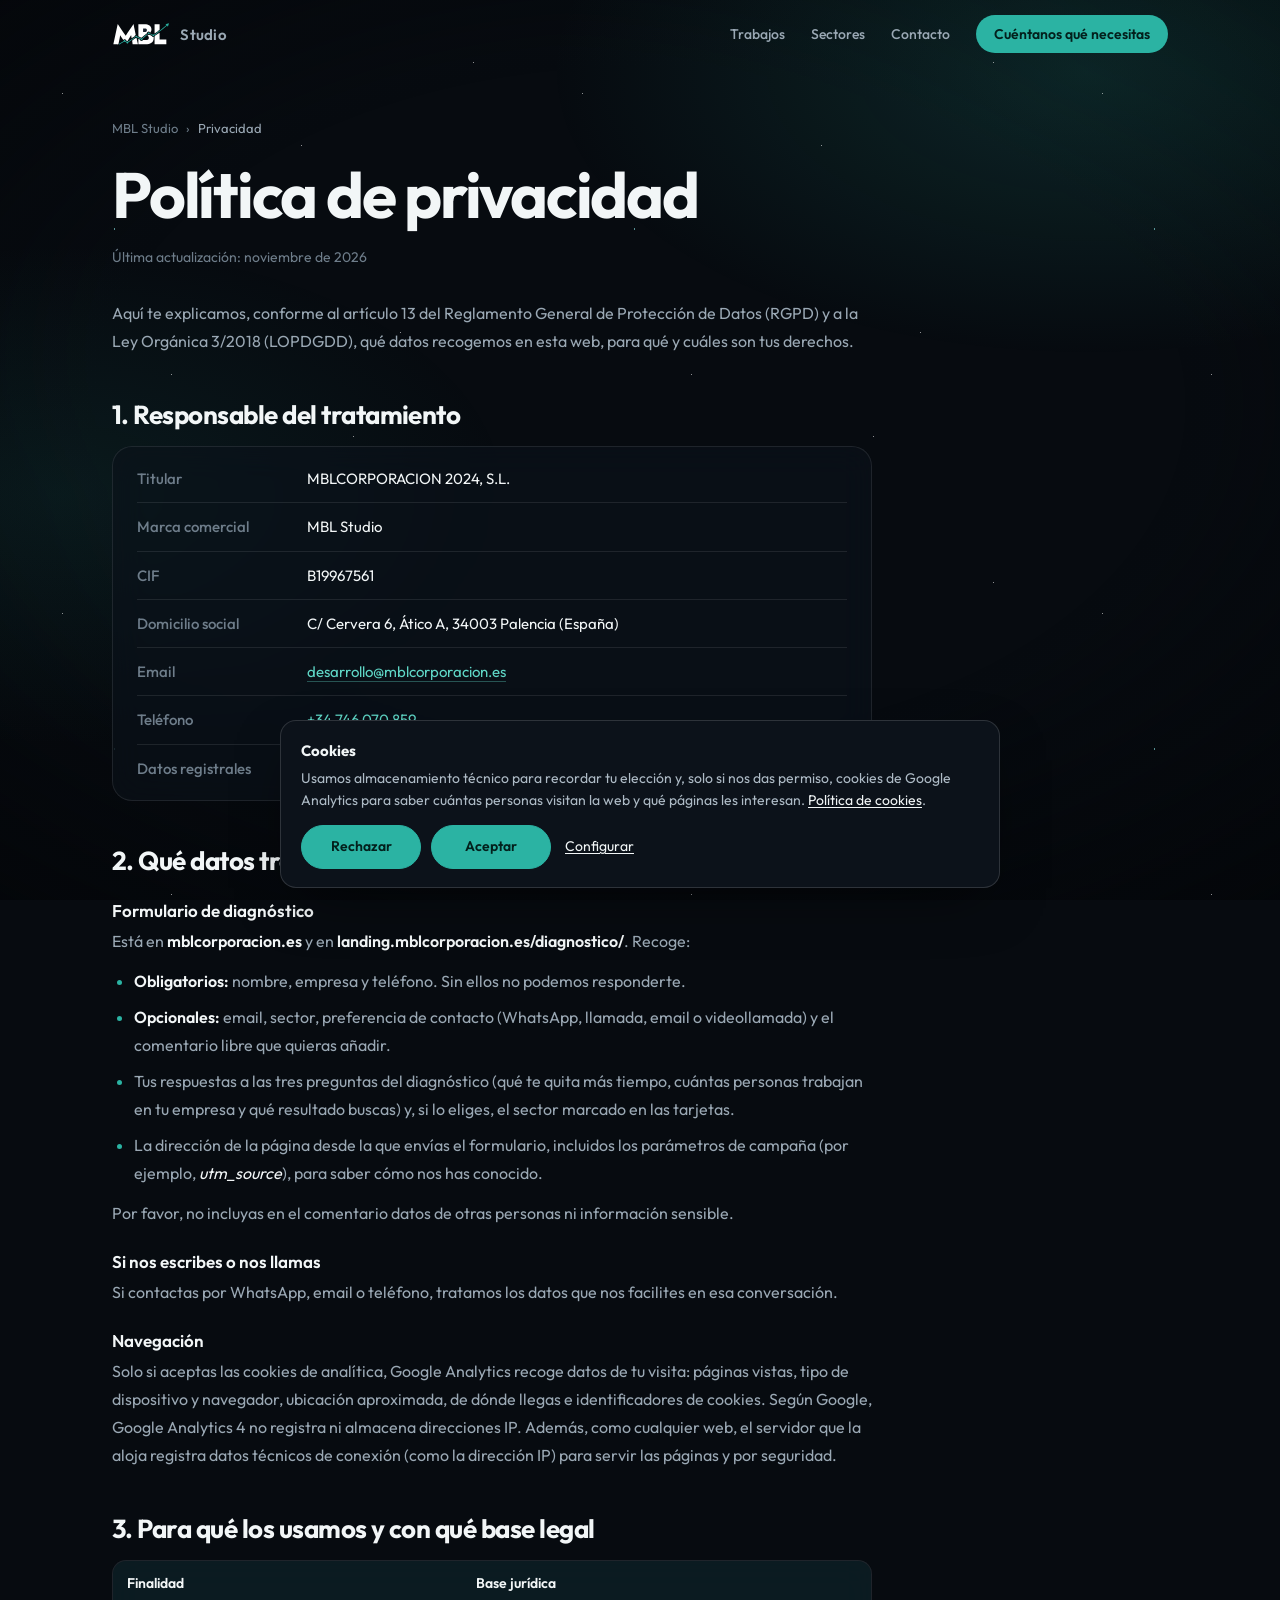
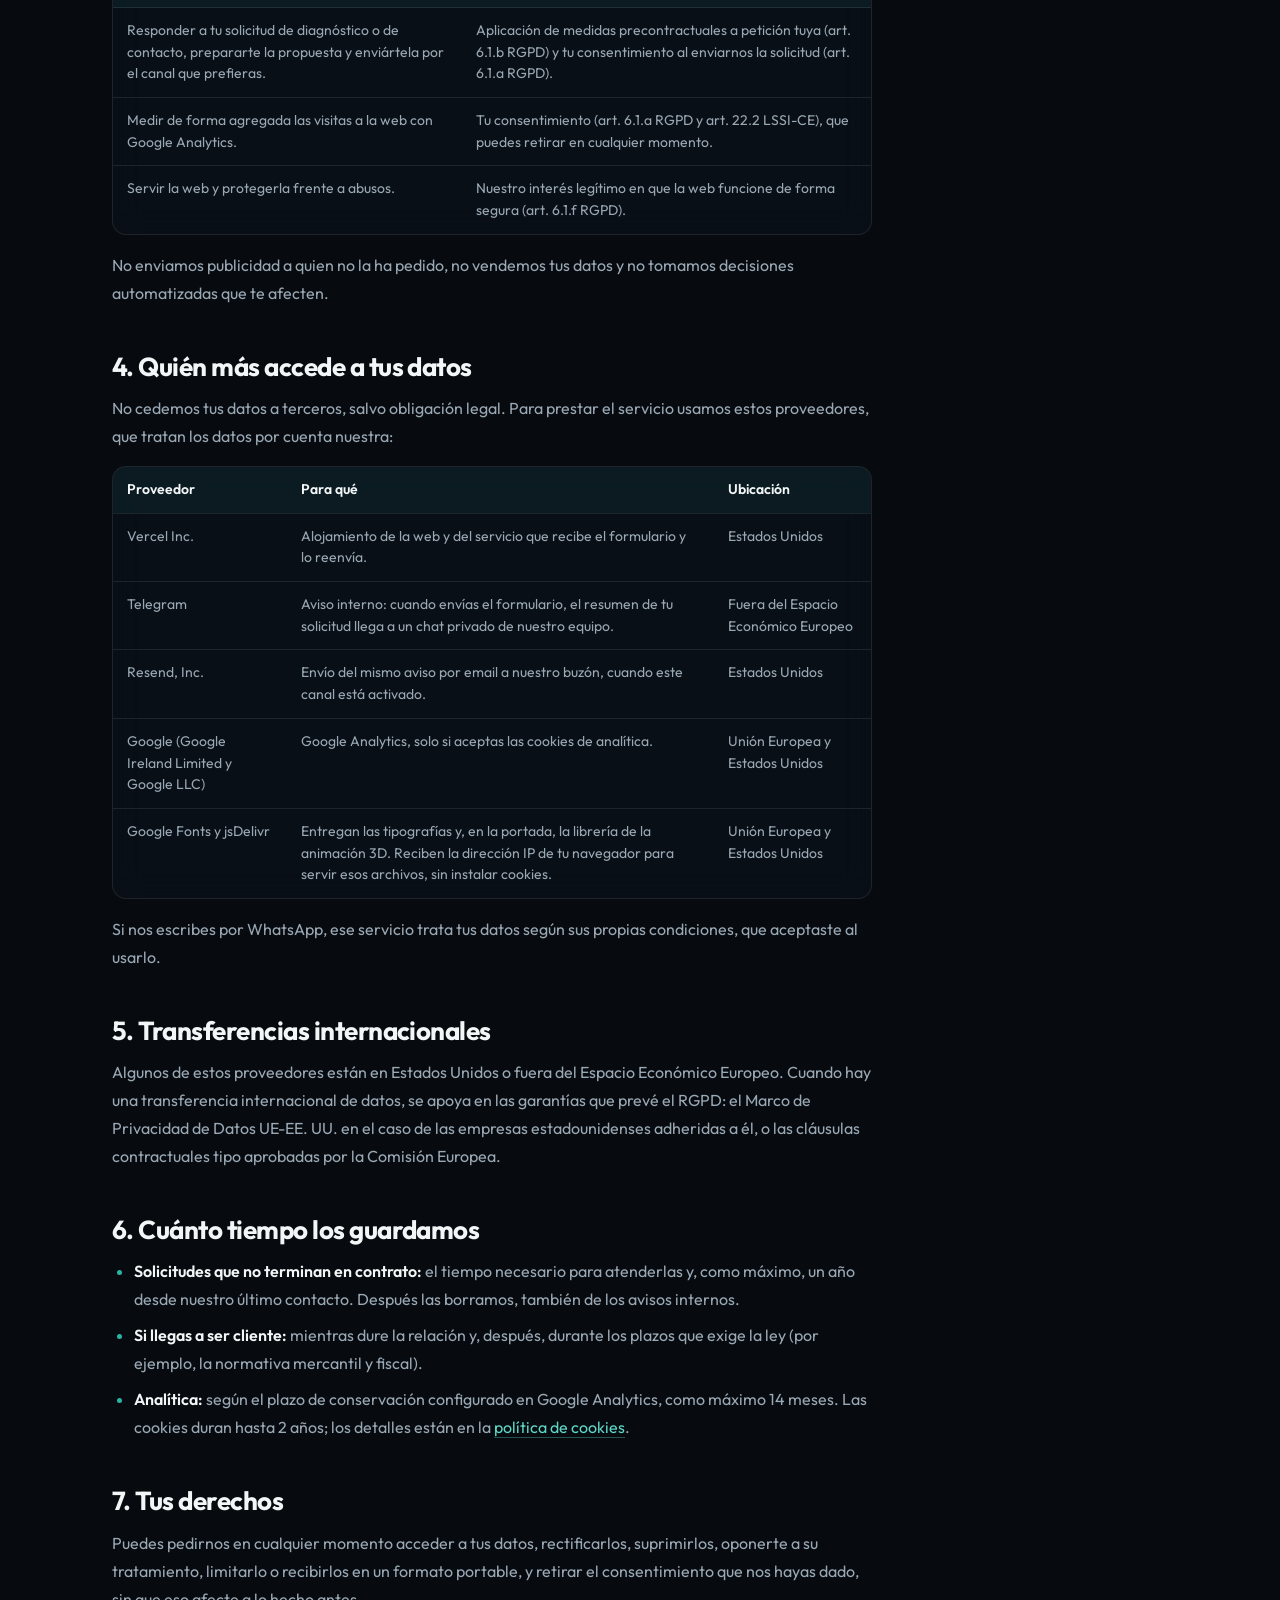
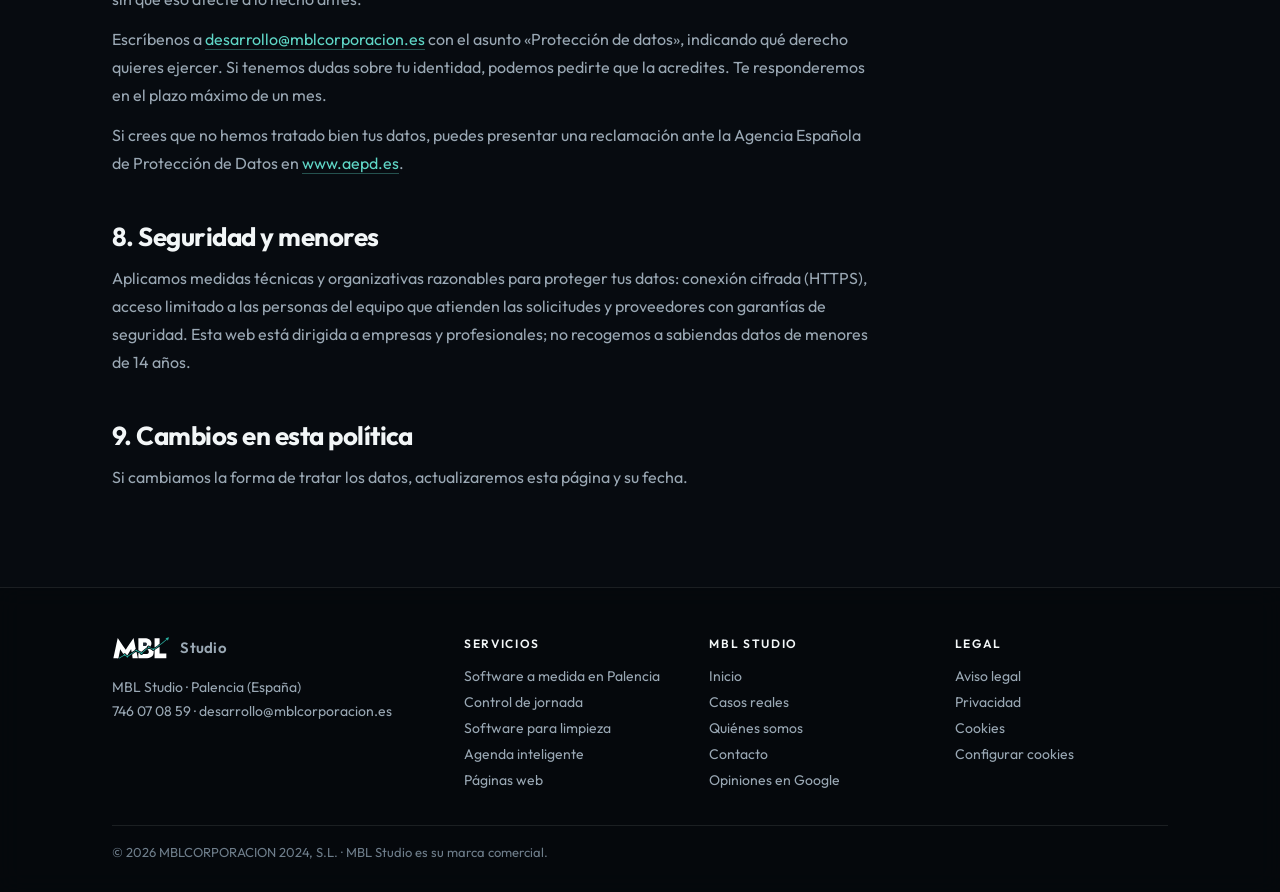
<file: privacidad/index.html>
<!DOCTYPE html>
<html lang="es">
<head>
  <meta charset="UTF-8" />
  <meta name="viewport" content="width=device-width, initial-scale=1.0" />
  <title>Política de privacidad | MBL Studio</title>
  <meta name="description" content="Cómo trata MBL Studio (MBLCORPORACION 2024, S.L.) los datos que nos envías en el diagnóstico y el formulario de contacto, y cómo ejercer tus derechos." />
  <link rel="canonical" href="https://mblcorporacion.es/privacidad/" />
  <link rel="icon" type="image/svg+xml" href="/favicon.svg" />
  <link rel="icon" type="image/png" sizes="48x48" href="/favicon-48.png" />
  <link rel="apple-touch-icon" href="/apple-touch-icon.png" />
  <link rel="preconnect" href="https://fonts.googleapis.com">
  <link rel="preconnect" href="https://fonts.gstatic.com" crossorigin>
  <link href="https://fonts.googleapis.com/css2?family=Outfit:wght@400;500;600;700;800;900&family=DM+Serif+Display:ital@0;1&display=swap" rel="stylesheet">
  <meta property="og:type" content="website" />
  <meta property="og:url" content="https://mblcorporacion.es/privacidad/" />
  <meta property="og:title" content="Política de privacidad | MBL Studio" />
  <meta property="og:description" content="Cómo trata MBL Studio (MBLCORPORACION 2024, S.L.) los datos que nos envías en el diagnóstico y el formulario de contacto, y cómo ejercer tus derechos." />
  <meta property="og:image" content="https://mblcorporacion.es/og-image.png" />
  <meta property="og:locale" content="es_ES" />
  <meta property="og:site_name" content="MBL Studio" />
  <script type="application/ld+json">
  {
    "@context": "https://schema.org",
    "@type": "BreadcrumbList",
    "itemListElement": [
      {
        "@type": "ListItem",
        "position": 1,
        "name": "MBL Studio",
        "item": "https://mblcorporacion.es/"
      },
      {
        "@type": "ListItem",
        "position": 2,
        "name": "Privacidad",
        "item": "https://mblcorporacion.es/privacidad/"
      }
    ]
  }
  </script>
  <link rel="stylesheet" href="/assets/simple-page.css" />
  <!-- Cookie consent: loads Google Analytics only after the visitor accepts -->
  <script src="/assets/consent.js" defer></script>
</head>
<body>
  <template id="logo-flat">
<svg xmlns="http://www.w3.org/2000/svg" viewBox="146 669 1748 720"><path transform="translate(0,0)" fill="#FFFFFF" d="M 317.549 728.538 C 320.137 730.715 335.297 753.968 338.298 758.431 L 387.512 831.441 C 443.695 914.794 502.326 998.227 557.719 1081.88 C 595.641 1025.55 633.079 968.885 670.031 911.908 C 687.304 885.744 705.41 859.296 723.099 833.349 C 746.247 799.396 769.577 762.195 793.578 729.151 C 795.287 743.947 799.286 763.363 802.035 778.3 C 807.042 806.438 812.461 834.501 818.292 862.48 L 858.501 1057.11 C 836.728 1066.08 827.584 1075.46 825.517 1099.5 C 803.991 1116.1 758.661 1143.42 734.681 1158.05 L 720.785 1064.11 C 718.135 1067.71 715.419 1071.79 712.844 1075.49 L 607.855 1243.26 C 596.48 1238.28 582.928 1230.96 571.153 1225.44 C 567.413 1216.93 563.953 1210.47 557.303 1203.86 C 548.059 1194.53 535.407 1189.38 522.273 1189.59 C 504.937 1189.98 494.334 1198.44 483.067 1210.04 C 475.05 1199.36 467.062 1185.63 459.88 1174.19 C 446.131 1152.33 432.508 1130.38 419.011 1108.36 C 411.539 1096.25 401.765 1079.58 392.947 1068.76 C 387.032 1091.33 381.861 1123.01 377.095 1146.79 L 352.274 1266.21 C 347.193 1290.87 343.005 1315.41 337.218 1339.93 C 321.453 1340.7 300.28 1340.07 284.176 1340.04 L 186.484 1340.07 L 317.549 728.538 z"/>
<path transform="translate(0,0)" fill="#FFFFFF" d="M 937.249 736.844 L 1073.4 736.899 C 1092.35 736.883 1111.44 736.858 1130.38 736.869 C 1232.82 736.934 1336.27 783.304 1329.27 901.532 C 1327.59 934.771 1312.7 965.961 1287.91 988.166 C 1275.17 966.165 1258.57 952.547 1230.89 958.79 C 1215.89 962.172 1207.22 972.015 1199.65 984.729 C 1196.75 991.26 1195.58 995.874 1194.97 1002.95 C 1182.82 1012.31 1169.59 1024.2 1157.64 1034.11 C 1114.54 1069.84 1073.67 1107.85 1031.41 1144.68 C 1022.3 1139.41 1002.35 1131.07 992.052 1126.35 C 973.768 1117.83 955.649 1108.97 937.704 1099.76 L 937.249 736.844 z"/>
<path transform="translate(0,0)" fill="#1B2430" d="M 1083.37 862.501 C 1112.07 862.045 1163.27 856.11 1183.14 881.252 C 1201.7 904.738 1198.19 938.209 1174.56 957.831 C 1155.65 972.443 1138.7 971.324 1116.24 971.258 L 1079.51 971.086 C 1079.16 959.642 1078.34 868.206 1080.15 863.288 L 1083.37 862.501 z"/>
<path transform="translate(0,0)" fill="#FFFFFF" d="M 1572.06 988.782 L 1572.86 989.474 C 1574.38 994.735 1573.4 1032.47 1573.43 1039.89 L 1573.95 1197.19 C 1640.92 1198.07 1709.53 1197.34 1776.6 1197.24 C 1775.84 1243.83 1776.71 1293.1 1776.82 1339.91 L 1630.5 1340 L 1423.02 1339.91 L 1423.09 1106.61 C 1430.4 1097.39 1431.65 1096.29 1434.27 1084.97 C 1480.51 1053.12 1526.87 1022.09 1572.06 988.782 z"/>
<path transform="translate(0,0)" fill="#FFFFFF" d="M 1262.1 1051.18 C 1267.04 1050.72 1332.85 1081.56 1341.22 1085.49 C 1352.18 1109.63 1369.24 1123.61 1397.21 1120.25 L 1397.35 1135.65 C 1397.6 1187.88 1391.1 1240.26 1351.44 1278.8 C 1282.32 1345.94 1190.89 1340.04 1102.77 1340.01 L 968.5 1340.08 L 937.745 1340.2 L 937.005 1173.92 L 987.68 1198.13 C 997.439 1246.04 1057.01 1249.68 1076.87 1206.54 C 1096.02 1205.22 1131.85 1205.16 1152.58 1206.32 C 1205.38 1209.29 1267.15 1190.06 1249.64 1123.03 C 1243.5 1099.53 1229.76 1091.17 1208.64 1079.63 L 1238.25 1055.36 C 1247.86 1054.99 1253.11 1054.32 1262.1 1051.18 z"/>
<path transform="translate(0,0)" fill="#FFFFFF" d="M 1423.25 736.988 L 1573.93 737.064 L 1573.74 904.915 C 1557 919.785 1531.21 939.753 1513.02 952.176 C 1483.44 973.38 1453.19 992.791 1423.27 1013.48 L 1423.25 736.988 z"/>
<path transform="translate(0,0)" fill="#FFFFFF" d="M 877.397 1151.5 L 881.058 1151.14 C 881.564 1151.49 882.071 1151.84 882.578 1152.19 C 895.413 1202.41 910.776 1293.56 923.64 1339.96 L 797.5 1339.91 L 764.317 1339.93 C 761.816 1307.82 753.984 1260.74 749.688 1228.14 C 778.344 1205.55 831.324 1172.09 864.119 1152.27 C 865.325 1151.55 875.134 1151.52 877.397 1151.5 z"/>
<path transform="translate(0,0)" fill="#2BB3A3" d="M 1851.02 709.159 C 1853.02 708.754 1852.01 708.685 1854.06 709.516 C 1854.03 718.202 1827.25 801.011 1823.43 813.059 C 1816.95 804.332 1807.3 786.324 1799.75 775.194 C 1775.11 793.797 1750.51 815.63 1726.75 835.65 C 1692.92 863.935 1658.92 892.003 1624.73 919.852 C 1578.45 957.279 1527.85 992.64 1478.93 1026.39 C 1458.42 1040.55 1437.16 1056.54 1416.67 1070.14 L 1415.72 1073.63 C 1407.2 1105.48 1367.92 1106.97 1361.96 1070.92 C 1352.59 1065.61 1337.5 1059.28 1327.41 1054.76 C 1305.39 1045.1 1283.49 1035.17 1261.72 1024.97 C 1249.66 1031.63 1241.12 1034.07 1228.6 1027.1 C 1217.64 1018.96 1213.35 1005.63 1220.66 993.466 C 1224.38 987.304 1230.42 982.889 1237.42 981.205 C 1255.24 976.88 1265.89 989.524 1269.6 1005.54 C 1301.18 1020.57 1340.09 1036.6 1372.6 1050.8 C 1383.86 1044.15 1394.42 1045.21 1405.03 1052.14 C 1422.85 1043.61 1438.62 1030.38 1454.96 1019.42 C 1571.2 941.441 1675.7 849.151 1783.86 760.704 C 1772.88 751.787 1761.96 742.799 1751.1 733.742 C 1784.48 725.218 1817.53 718.082 1851.02 709.159 z"/>
<path transform="translate(0,0)" fill="#2BB3A3" d="M 829.544 1124.99 C 831.803 1126.56 835.552 1133.36 843.187 1138.94 C 773.226 1182.64 700.153 1234.48 631.968 1281.68 C 632.943 1298.34 626.987 1310.94 609.09 1312.36 C 590.647 1313.82 581.335 1299.25 580.997 1282.91 L 540.127 1258.59 C 528.974 1266.55 519.646 1266.19 509.031 1257.99 C 492.907 1266.55 470.054 1281.83 454.164 1291.78 C 428.284 1307.97 400.856 1324.7 375.503 1341.57 C 359.737 1348.51 352.763 1329.68 362.212 1323.39 C 395.332 1301.3 430.295 1280.96 464.569 1260.59 C 475.365 1254.17 488.474 1247.73 497.53 1239.1 C 498.931 1232.07 499.564 1227.32 504.422 1221.51 C 513.606 1210.53 532.21 1209.25 542.415 1219.55 C 548.564 1225.76 549.143 1230.51 549.05 1238.98 C 562.635 1245.52 579.705 1256.11 593.695 1263.54 C 603.579 1261.26 610.113 1261.09 619.531 1264.8 C 651.959 1244.91 682.506 1217.96 714.492 1198.02 C 751.087 1175.21 791.14 1143.97 829.544 1124.99 z"/>
<path transform="translate(0,0)" fill="#2BB3A3" d="M 1201.38 1026.75 C 1204.55 1027.76 1211.21 1037.09 1215.98 1041.5 C 1201.97 1056.48 1176.96 1076.01 1160.71 1090.34 L 1058.78 1181.61 C 1059.23 1191.57 1060.12 1198.57 1052.63 1206.67 C 1047.79 1211.81 1041.08 1214.79 1034.02 1214.93 C 1027.2 1215.13 1020.62 1212.45 1015.88 1207.55 C 1009.13 1200.61 1008.02 1193.39 1008.37 1184.23 C 967.752 1163.43 928.751 1146.16 888.095 1123.86 C 879.169 1129.07 876.173 1130.87 866.138 1129.29 C 827.186 1114.81 849.87 1064.52 885.704 1082.88 C 896.487 1087.21 892.387 1102.14 899.977 1106.19 C 939.377 1127.22 981.147 1144.64 1020.54 1165.69 C 1030.66 1162.58 1033.97 1161.87 1043.68 1165.61 C 1064.12 1146.03 1088.17 1125.85 1109.34 1106.75 C 1139.42 1079.61 1169.88 1052.18 1201.38 1026.75 z"/></svg>
  </template>
  <div class="space" aria-hidden="true"></div>

  <header id="top">
    <div class="container">
      <div class="nav-inner">
        <a class="brand" href="/" aria-label="MBL Studio">
          <span class="brand-logo" data-logo></span>
          <span class="brand-name">Studio</span>
        </a>
        <nav>
          <a class="nav-link" href="/#escaparate">Trabajos</a>
          <a class="nav-link" href="/#sectores">Sectores</a>
          <a class="nav-link" href="/contacto/">Contacto</a>
          <a class="nav-cta" href="/diagnostico/">Cuéntanos qué necesitas</a>
        </nav>
      </div>
    </div>
  </header>

<div class="breadcrumb">
  <div class="container">
    <div class="breadcrumb-inner">
      <a href="/">MBL Studio</a>
      <span class="breadcrumb-sep">›</span>
      <span class="breadcrumb-current">Privacidad</span>
    </div>
  </div>
</div>

<main class="page">
  <div class="container">
    <div class="page-inner">
      <h1>Política de privacidad</h1>
      <p class="updated">Última actualización: noviembre de 2026</p>
      <p>Aquí te explicamos, conforme al artículo 13 del Reglamento General de Protección de Datos (RGPD) y a la Ley Orgánica 3/2018 (LOPDGDD), qué datos recogemos en esta web, para qué y cuáles son tus derechos.</p>
      
      <h2>1. Responsable del tratamiento</h2>
      <div class="data-card">
        <dl>
          <dt>Titular</dt><dd>MBLCORPORACION 2024, S.L.</dd>
          <dt>Marca comercial</dt><dd>MBL Studio</dd>
          <dt>CIF</dt><dd>B19967561</dd>
          <dt>Domicilio social</dt><dd>C/ Cervera 6, Ático A, 34003 Palencia (España)</dd>
          <dt>Email</dt><dd><a href="mailto:desarrollo@mblcorporacion.es">desarrollo@mblcorporacion.es</a></dd>
          <dt>Teléfono</dt><dd><a href="tel:+34746070859">+34 746 070 859</a></dd>
          <dt>Datos registrales</dt><dd>Inscrita en el Registro Mercantil de Palencia, hoja 8809, inscripción 1ª</dd>
        </dl>
      </div>
      
      <h2>2. Qué datos tratamos</h2>
      <h3>Formulario de diagnóstico</h3>
      <p>Está en <strong>mblcorporacion.es</strong> y en <strong>landing.mblcorporacion.es/diagnostico/</strong>. Recoge:</p>
      <ul>
        <li><strong>Obligatorios:</strong> nombre, empresa y teléfono. Sin ellos no podemos responderte.</li>
        <li><strong>Opcionales:</strong> email, sector, preferencia de contacto (WhatsApp, llamada, email o videollamada) y el comentario libre que quieras añadir.</li>
        <li>Tus respuestas a las tres preguntas del diagnóstico (qué te quita más tiempo, cuántas personas trabajan en tu empresa y qué resultado buscas) y, si lo eliges, el sector marcado en las tarjetas.</li>
        <li>La dirección de la página desde la que envías el formulario, incluidos los parámetros de campaña (por ejemplo, <em>utm_source</em>), para saber cómo nos has conocido.</li>
      </ul>
      <p>Por favor, no incluyas en el comentario datos de otras personas ni información sensible.</p>
      <h3>Si nos escribes o nos llamas</h3>
      <p>Si contactas por WhatsApp, email o teléfono, tratamos los datos que nos facilites en esa conversación.</p>
      <h3>Navegación</h3>
      <p>Solo si aceptas las cookies de analítica, Google Analytics recoge datos de tu visita: páginas vistas, tipo de dispositivo y navegador, ubicación aproximada, de dónde llegas e identificadores de cookies. Según Google, Google Analytics 4 no registra ni almacena direcciones IP. Además, como cualquier web, el servidor que la aloja registra datos técnicos de conexión (como la dirección IP) para servir las páginas y por seguridad.</p>
      
      <h2>3. Para qué los usamos y con qué base legal</h2>
      <div class="table-wrap"><table>
        <thead><tr><th>Finalidad</th><th>Base jurídica</th></tr></thead>
        <tbody>
          <tr><td>Responder a tu solicitud de diagnóstico o de contacto, prepararte la propuesta y enviártela por el canal que prefieras.</td><td>Aplicación de medidas precontractuales a petición tuya (art. 6.1.b RGPD) y tu consentimiento al enviarnos la solicitud (art. 6.1.a RGPD).</td></tr>
          <tr><td>Medir de forma agregada las visitas a la web con Google Analytics.</td><td>Tu consentimiento (art. 6.1.a RGPD y art. 22.2 LSSI-CE), que puedes retirar en cualquier momento.</td></tr>
          <tr><td>Servir la web y protegerla frente a abusos.</td><td>Nuestro interés legítimo en que la web funcione de forma segura (art. 6.1.f RGPD).</td></tr>
        </tbody>
      </table></div>
      <p>No enviamos publicidad a quien no la ha pedido, no vendemos tus datos y no tomamos decisiones automatizadas que te afecten.</p>
      
      <h2>4. Quién más accede a tus datos</h2>
      <p>No cedemos tus datos a terceros, salvo obligación legal. Para prestar el servicio usamos estos proveedores, que tratan los datos por cuenta nuestra:</p>
      <div class="table-wrap"><table>
        <thead><tr><th>Proveedor</th><th>Para qué</th><th>Ubicación</th></tr></thead>
        <tbody>
          <tr><td>Vercel Inc.</td><td>Alojamiento de la web y del servicio que recibe el formulario y lo reenvía.</td><td>Estados Unidos</td></tr>
          <tr><td>Telegram</td><td>Aviso interno: cuando envías el formulario, el resumen de tu solicitud llega a un chat privado de nuestro equipo.</td><td>Fuera del Espacio Económico Europeo</td></tr>
          <tr><td>Resend, Inc.</td><td>Envío del mismo aviso por email a nuestro buzón, cuando este canal está activado.</td><td>Estados Unidos</td></tr>
          <tr><td>Google (Google Ireland Limited y Google LLC)</td><td>Google Analytics, solo si aceptas las cookies de analítica.</td><td>Unión Europea y Estados Unidos</td></tr>
          <tr><td>Google Fonts y jsDelivr</td><td>Entregan las tipografías y, en la portada, la librería de la animación 3D. Reciben la dirección IP de tu navegador para servir esos archivos, sin instalar cookies.</td><td>Unión Europea y Estados Unidos</td></tr>
        </tbody>
      </table></div>
      <p>Si nos escribes por WhatsApp, ese servicio trata tus datos según sus propias condiciones, que aceptaste al usarlo.</p>
      
      <h2>5. Transferencias internacionales</h2>
      <p>Algunos de estos proveedores están en Estados Unidos o fuera del Espacio Económico Europeo. Cuando hay una transferencia internacional de datos, se apoya en las garantías que prevé el RGPD: el Marco de Privacidad de Datos UE-EE. UU. en el caso de las empresas estadounidenses adheridas a él, o las cláusulas contractuales tipo aprobadas por la Comisión Europea.</p>
      
      <h2>6. Cuánto tiempo los guardamos</h2>
      <ul>
        <li><strong>Solicitudes que no terminan en contrato:</strong> el tiempo necesario para atenderlas y, como máximo, un año desde nuestro último contacto. Después las borramos, también de los avisos internos.</li>
        <li><strong>Si llegas a ser cliente:</strong> mientras dure la relación y, después, durante los plazos que exige la ley (por ejemplo, la normativa mercantil y fiscal).</li>
        <li><strong>Analítica:</strong> según el plazo de conservación configurado en Google Analytics, como máximo 14 meses. Las cookies duran hasta 2 años; los detalles están en la <a href="/cookies/">política de cookies</a>.</li>
      </ul>
      
      <h2>7. Tus derechos</h2>
      <p>Puedes pedirnos en cualquier momento acceder a tus datos, rectificarlos, suprimirlos, oponerte a su tratamiento, limitarlo o recibirlos en un formato portable, y retirar el consentimiento que nos hayas dado, sin que eso afecte a lo hecho antes.</p>
      <p>Escríbenos a <a href="mailto:desarrollo@mblcorporacion.es?subject=Protecci%C3%B3n%20de%20datos">desarrollo@mblcorporacion.es</a> con el asunto «Protección de datos», indicando qué derecho quieres ejercer. Si tenemos dudas sobre tu identidad, podemos pedirte que la acredites. Te responderemos en el plazo máximo de un mes.</p>
      <p>Si crees que no hemos tratado bien tus datos, puedes presentar una reclamación ante la Agencia Española de Protección de Datos en <a href="https://www.aepd.es" target="_blank" rel="noopener">www.aepd.es</a>.</p>
      
      <h2>8. Seguridad y menores</h2>
      <p>Aplicamos medidas técnicas y organizativas razonables para proteger tus datos: conexión cifrada (HTTPS), acceso limitado a las personas del equipo que atienden las solicitudes y proveedores con garantías de seguridad. Esta web está dirigida a empresas y profesionales; no recogemos a sabiendas datos de menores de 14 años.</p>
      
      <h2>9. Cambios en esta política</h2>
      <p>Si cambiamos la forma de tratar los datos, actualizaremos esta página y su fecha.</p>
    </div>
  </div>
</main>

<footer>
  <div class="container">
    <div class="footer-grid">
      <div class="footer-about">
        <a class="brand" href="/" aria-label="MBL Studio"><span class="brand-logo" data-logo></span><span class="brand-name">Studio</span></a>
        <address class="footer-nap">MBL Studio · Palencia (España)<br><a href="tel:+34746070859">746 07 08 59</a> · <a href="mailto:desarrollo@mblcorporacion.es">desarrollo@mblcorporacion.es</a></address>
      </div>
      <div class="footer-col">
        <p class="footer-title">Servicios</p>
        <a href="/software-a-medida-palencia/">Software a medida en Palencia</a>
        <a href="/control-jornada/">Control de jornada</a>
        <a href="/empresas-limpieza/">Software para limpieza</a>
        <a href="/agenda-inteligente/">Agenda inteligente</a>
        <a href="/pagina-web/">Páginas web</a>
      </div>
      <div class="footer-col">
        <p class="footer-title">MBL Studio</p>
        <a href="/">Inicio</a>
        <a href="/casos/">Casos reales</a>
        <a href="/quienes-somos/">Quiénes somos</a>
        <a href="/contacto/">Contacto</a>
        <a href="https://share.google/ra83VbyMqOb64w9Xh" target="_blank" rel="noopener">Opiniones en Google</a>
      </div>
      <div class="footer-col">
        <p class="footer-title">Legal</p>
        <a href="/aviso-legal/">Aviso legal</a>
        <a href="/privacidad/">Privacidad</a>
        <a href="/cookies/">Cookies</a>
        <a href="#" data-consent-open>Configurar cookies</a>
      </div>
    </div>
    <p class="footer-bottom">© 2026 MBLCORPORACION 2024, S.L. · MBL Studio es su marca comercial.</p>
  </div>
</footer>

  <script>
    // Logo and header background on scroll (same as the home)
    const flatLogo = document.getElementById('logo-flat').innerHTML;
    document.querySelectorAll('[data-logo]').forEach(el => { el.innerHTML = flatLogo; });
    const header = document.getElementById('top');
    const onScroll = () => header.classList.toggle('scrolled', scrollY > 20);
    addEventListener('scroll', onScroll, { passive: true }); onScroll();
  </script>
</body>
</html>
</file>
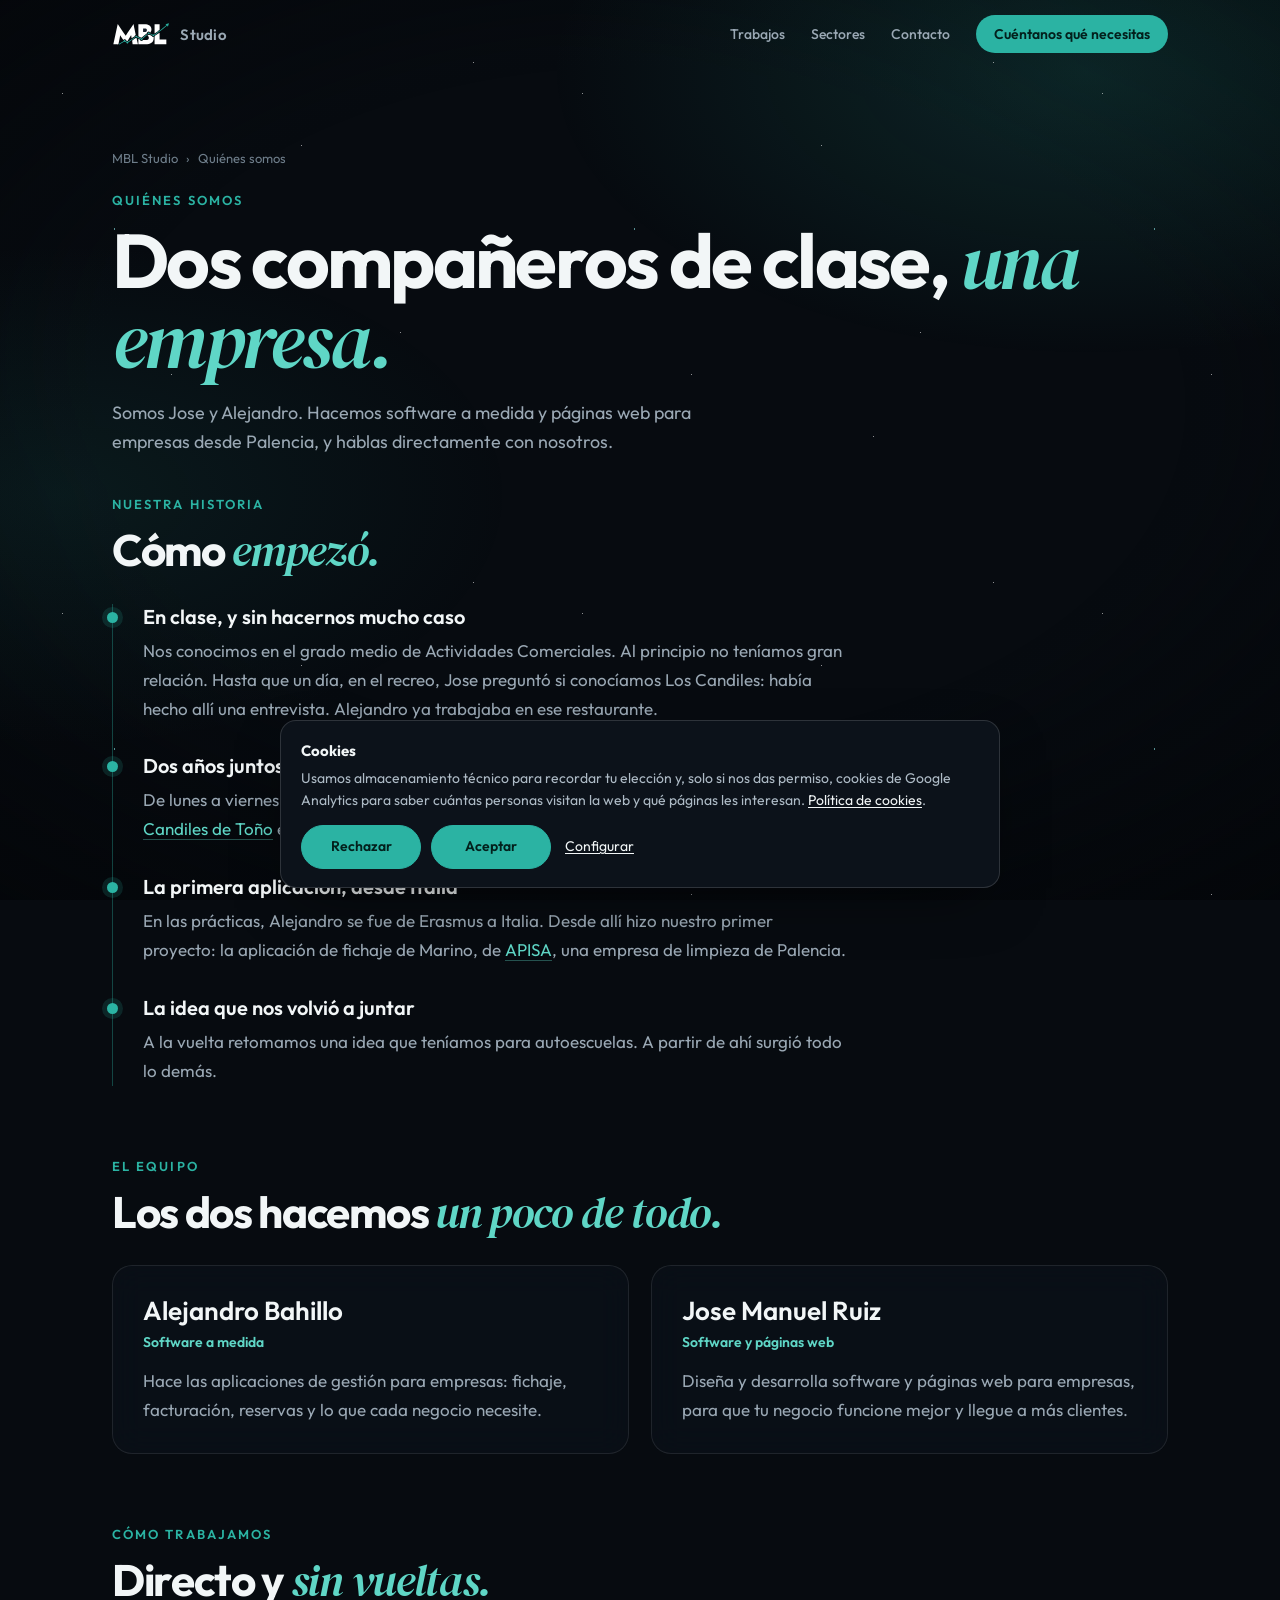
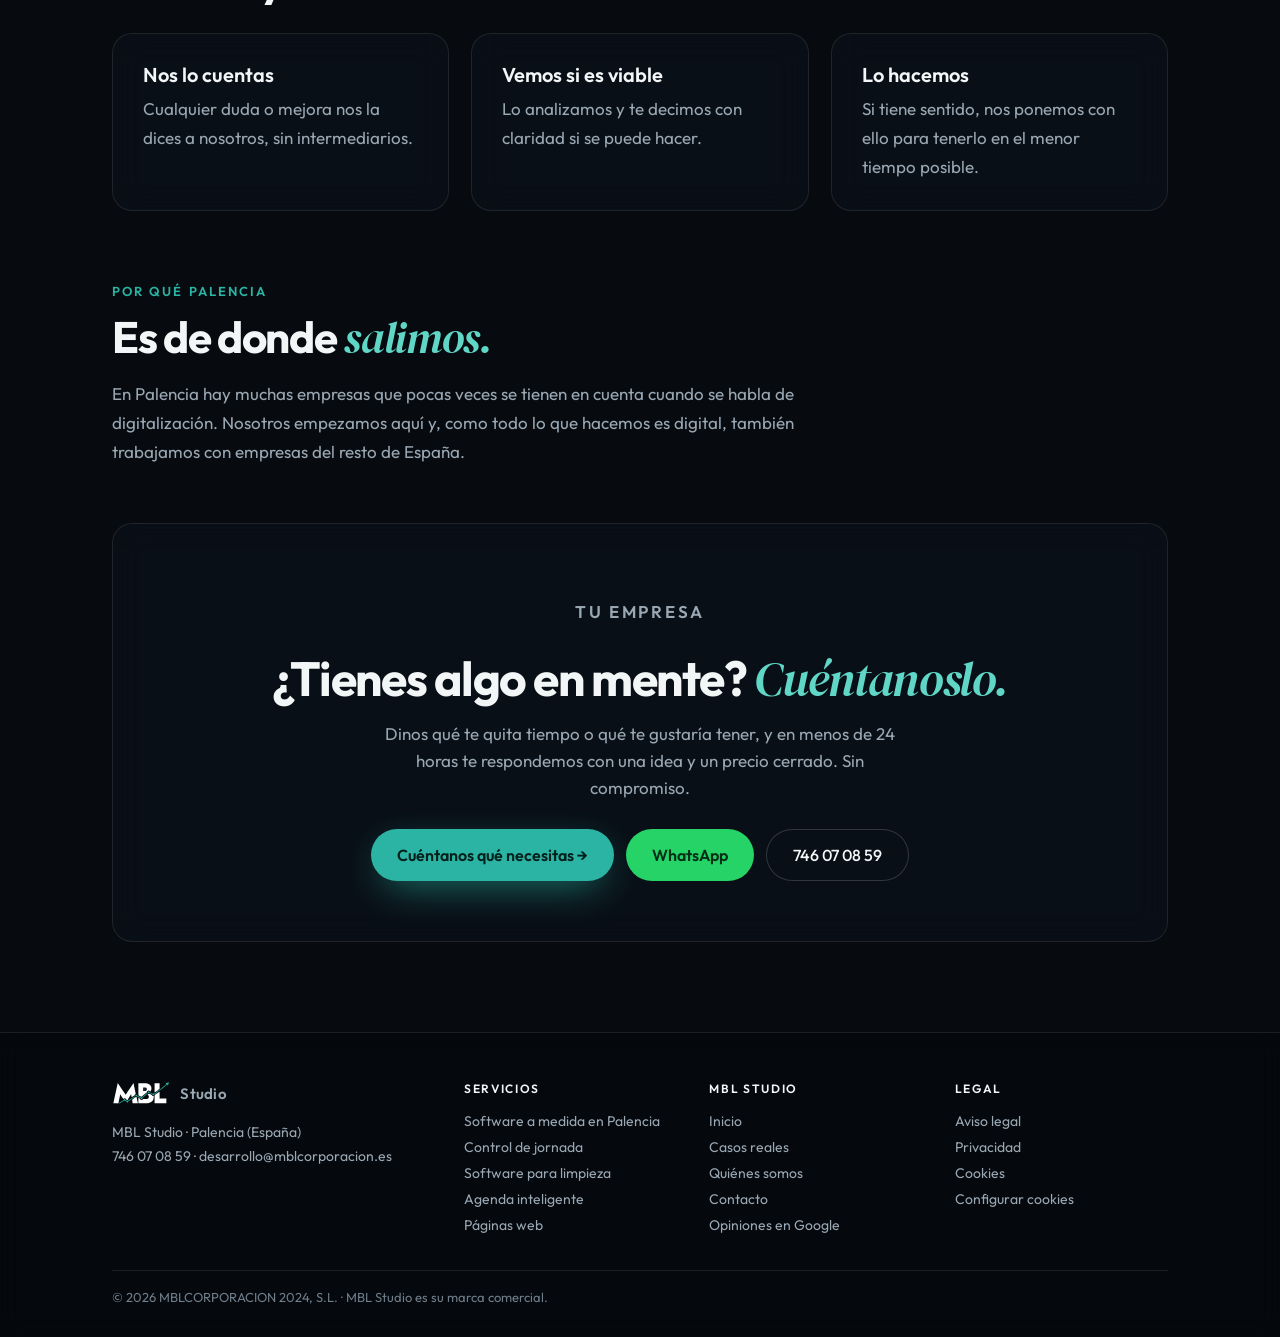
<file: quienes-somos/index.html>
<!DOCTYPE html>
<html lang="es">
<head>
  <meta charset="UTF-8" />
  <meta name="viewport" content="width=device-width, initial-scale=1.0" />
  <title>Quiénes somos: Jose y Alejandro, desde Palencia | MBL Studio</title>
  <meta name="description" content="Somos Jose y Alejandro. Nos conocimos estudiando y hoy hacemos software a medida y páginas web para empresas desde Palencia. Así empezó MBL Studio." />
  <link rel="canonical" href="https://mblcorporacion.es/quienes-somos/" />
  <link rel="icon" type="image/svg+xml" href="/favicon.svg" />
  <link rel="icon" type="image/png" sizes="48x48" href="/favicon-48.png" />
  <link rel="apple-touch-icon" href="/apple-touch-icon.png" />
  <link rel="preconnect" href="https://fonts.googleapis.com">
  <link rel="preconnect" href="https://fonts.gstatic.com" crossorigin>
  <link href="https://fonts.googleapis.com/css2?family=Outfit:wght@300;400;500;600;700;800;900&family=DM+Serif+Display:ital@0;1&display=swap" rel="stylesheet">
  <meta property="og:type" content="website" />
  <meta property="og:url" content="https://mblcorporacion.es/quienes-somos/" />
  <meta property="og:title" content="Quiénes somos: Jose y Alejandro, desde Palencia | MBL Studio" />
  <meta property="og:description" content="Somos Jose y Alejandro. Nos conocimos estudiando y hoy hacemos software a medida y páginas web para empresas desde Palencia. Así empezó MBL Studio." />
  <meta property="og:image" content="https://mblcorporacion.es/og-image.png" />
  <meta property="og:locale" content="es_ES" />
  <meta property="og:site_name" content="MBL Studio" />
  <script type="application/ld+json">
  {
    "@context": "https://schema.org",
    "@type": "BreadcrumbList",
    "itemListElement": [
      { "@type": "ListItem", "position": 1, "name": "MBL Studio", "item": "https://mblcorporacion.es/" },
      { "@type": "ListItem", "position": 2, "name": "Quiénes somos", "item": "https://mblcorporacion.es/quienes-somos/" }
    ]
  }
  </script>
  <style>
    :root {
      --bg: #070B10; --ink: #F2F6F7; --muted: #9AA8B4; --soft: #6E7D8A; --teal: #2BB3A3; --teal-2: #5FD6C6;
      --glass: rgba(12, 18, 26, .62); --line: rgba(255, 255, 255, .09); --radius: 20px;
    }
    *, *::before, *::after { box-sizing: border-box; margin: 0; padding: 0; }
    html { scroll-behavior: smooth; scroll-padding-top: 90px; }
    body { background: var(--bg); color: var(--ink); font-family: 'Outfit', system-ui, sans-serif; -webkit-font-smoothing: antialiased; overflow-x: hidden; }
    a { color: inherit; }
    em { font-family: 'DM Serif Display', Georgia, serif; font-style: italic; font-weight: 400; color: var(--teal-2); }
    .container { max-width: 1120px; margin: 0 auto; padding: 0 clamp(16px, 4vw, 32px); }

    /* Space background: soft teal glows and a few stars, fixed behind the page */
    .space { position: fixed; inset: 0; z-index: 0; pointer-events: none;
      background:
        radial-gradient(ellipse 60% 45% at 85% 8%, rgba(43, 179, 163, .16), transparent 70%),
        radial-gradient(ellipse 50% 40% at 5% 55%, rgba(43, 179, 163, .09), transparent 70%),
        radial-gradient(ellipse 85% 75% at 50% 45%, transparent 50%, rgba(3, 5, 8, .85) 100%); }
    .space::before { content: ""; position: absolute; inset: 0; opacity: .55;
      background-image:
        radial-gradient(1px 1px at 12% 18%, #fff 50%, transparent 51%), radial-gradient(1px 1px at 33% 72%, #fff 50%, transparent 51%),
        radial-gradient(1px 1px at 58% 28%, #fff 50%, transparent 51%), radial-gradient(1px 1px at 77% 64%, #fff 50%, transparent 51%),
        radial-gradient(1px 1px at 91% 12%, #fff 50%, transparent 51%), radial-gradient(1px 1px at 46% 90%, #9ff 50%, transparent 51%),
        radial-gradient(1.5px 1.5px at 22% 44%, #9ff 50%, transparent 51%), radial-gradient(1px 1px at 68% 84%, #fff 50%, transparent 51%);
      background-size: 520px 520px; }
    main, footer { position: relative; z-index: 1; }

    /* Header (same as the home) */
    header { position: fixed; top: 0; left: 0; right: 0; z-index: 10; transition: background .3s, border-color .3s; border-bottom: 1px solid transparent; }
    header.scrolled { background: rgba(7, 11, 16, .72); backdrop-filter: blur(14px); -webkit-backdrop-filter: blur(14px); border-color: var(--line); }
    .nav-inner { display: flex; align-items: center; justify-content: space-between; height: 68px; }
    .brand { display: flex; align-items: center; gap: 10px; text-decoration: none; }
    .brand-logo svg { height: 24px; width: auto; display: block; }
    .brand-name { font-weight: 600; font-size: 15px; color: var(--muted); letter-spacing: .02em; }
    nav { display: flex; align-items: center; gap: 26px; }
    .nav-link { color: var(--muted); text-decoration: none; font-size: 14px; font-weight: 500; transition: color .2s; }
    .nav-link:hover { color: var(--ink); }
    .nav-cta { background: var(--teal); color: #03201C; font: 600 14px 'Outfit', sans-serif; padding: 10px 18px; border-radius: 999px; text-decoration: none; transition: transform .2s, box-shadow .2s; }
    .nav-cta:hover { transform: translateY(-1px); box-shadow: 0 8px 28px -8px rgba(43, 179, 163, .8); }
    @media (max-width: 760px) { .nav-link { display: none; } }

    /* Hero */
    .hero { padding: 150px 0 40px; }
    .crumbs { font-size: 13px; color: var(--soft); margin-bottom: 26px; }
    .crumbs a { color: var(--soft); text-decoration: none; } .crumbs a:hover { color: var(--teal-2); }
    .crumbs span { margin: 0 8px; }
    .section-label { color: var(--teal); font-weight: 600; font-size: 13px; letter-spacing: .16em; text-transform: uppercase; margin-bottom: 14px; }
    h1 { font-size: clamp(40px, 6vw, 76px); font-weight: 700; letter-spacing: -.035em; line-height: 1.02; }
    .lead { color: var(--muted); font-size: clamp(17px, 1.4vw, 20px); line-height: 1.6; max-width: 34em; margin-top: 20px; }
    .glass { background: var(--glass); border: 1px solid var(--line); border-radius: var(--radius); backdrop-filter: blur(16px) saturate(120%); -webkit-backdrop-filter: blur(16px) saturate(120%); }
    /* Story, people and how we work */
    .block { margin-top: 72px; }
    .sec-title { font-size: clamp(28px, 3.6vw, 44px); font-weight: 700; letter-spacing: -.03em; line-height: 1.1; }
    .steps { list-style: none; margin-top: 28px; border-left: 1px solid rgba(43, 179, 163, .35); }
    .steps li { position: relative; padding: 0 0 30px 30px; max-width: 46em; }
    .steps li:last-child { padding-bottom: 0; }
    .steps li::before { content: ""; position: absolute; left: -6px; top: 8px; width: 11px; height: 11px; border-radius: 50%; background: var(--teal); box-shadow: 0 0 0 5px rgba(43, 179, 163, .16); }
    .steps h3, .card h3 { font-size: 20px; font-weight: 600; margin-bottom: 8px; }
    .steps p, .card p, .text { color: var(--muted); font-size: 17px; line-height: 1.7; }
    .steps a { color: var(--teal-2); text-decoration: none; border-bottom: 1px solid rgba(95, 214, 198, .35); }
    .text { max-width: 42em; margin-top: 18px; }
    .grid { display: grid; grid-template-columns: repeat(2, 1fr); gap: 22px; margin-top: 28px; }
    .grid.three { grid-template-columns: repeat(3, 1fr); }
    .card { padding: 28px 30px; }
    .card .role { color: var(--teal-2); font-size: 14px; font-weight: 600; margin-bottom: 12px; }
    .people h3 { font-size: 26px; margin-bottom: 4px; }
    @media (max-width: 760px) { .block { margin-top: 56px; } .grid, .grid.three { grid-template-columns: 1fr; } .card { padding: 24px; } }

    /* CTA */
    .cta { text-align: center; padding: clamp(36px, 5vw, 60px) clamp(22px, 4vw, 48px); margin: 56px 0 90px; }
    .cta h2 { font-size: clamp(30px, 4vw, 48px); font-weight: 700; letter-spacing: -.03em; line-height: 1.08; }
    .cta p { color: var(--muted); font-size: 17px; line-height: 1.6; max-width: 32em; margin: 14px auto 28px; }
    .actions { display: flex; gap: 12px; justify-content: center; flex-wrap: wrap; }
    .btn { display: inline-flex; align-items: center; gap: 8px; font: 600 16px 'Outfit', sans-serif; padding: 15px 26px; border-radius: 999px; text-decoration: none; transition: transform .2s, box-shadow .2s, border-color .2s; }
    .btn-primary { background: var(--teal); color: #03201C; box-shadow: 0 12px 40px -12px rgba(43, 179, 163, .8); }
    .btn-primary:hover { transform: translateY(-2px); box-shadow: 0 16px 50px -10px rgba(43, 179, 163, .95); }
    .btn-wa { background: #25D366; color: #052e16; }
    .btn-wa:hover { transform: translateY(-2px); }
    .btn-secondary { color: var(--ink); font-weight: 500; border: 1px solid rgba(255, 255, 255, .16); background: rgba(12, 18, 26, .4); }
    .btn-secondary:hover { border-color: rgba(255, 255, 255, .4); }

    /* Footer (same as the home) */
    footer { padding: 48px 0 32px; border-top: 1px solid var(--line); background: rgba(5, 8, 12, .7); backdrop-filter: blur(12px); -webkit-backdrop-filter: blur(12px); }
    .footer-grid { display: grid; grid-template-columns: 1.5fr 1fr 1fr 1fr; gap: 32px; }
    .footer-nap { font-style: normal; color: var(--muted); font-size: 14px; line-height: 1.7; margin-top: 16px; }
    .footer-nap a, .footer-col a { color: var(--muted); text-decoration: none; }
    .footer-title { color: var(--ink); font-weight: 600; font-size: 12px; letter-spacing: .14em; text-transform: uppercase; margin-bottom: 12px; }
    .footer-col a { display: block; font-size: 14px; padding: 4px 0; }
    .footer-nap a:hover, .footer-col a:hover { color: var(--ink); }
    .footer-copy { color: var(--soft); font-size: 13px; margin-top: 32px; padding-top: 18px; border-top: 1px solid var(--line); }

    .reveal { opacity: 0; transform: translateY(26px); transition: opacity .8s cubic-bezier(.2, .7, .2, 1), transform .8s cubic-bezier(.2, .7, .2, 1); }
    .reveal.visible { opacity: 1; transform: none; }
    .d1 { transition-delay: .08s; } .d2 { transition-delay: .16s; }

    @media (max-width: 760px) {
      .hero { padding-top: 110px; }
      .footer-grid { grid-template-columns: 1fr 1fr; } .footer-about { grid-column: 1 / -1; }
    }
    @media (prefers-reduced-motion: reduce) { .reveal { opacity: 1; transform: none; transition: none; } html { scroll-behavior: auto; } }
    @media (max-width: 380px) { header .brand-name { display: none; } }   /* small phones: room for the header button */
  </style>
  <!-- Cookie consent: loads Google Analytics only after the visitor accepts -->
  <script src="/assets/consent.js" defer></script>
</head>
<body>
  <template id="logo-flat">
<svg xmlns="http://www.w3.org/2000/svg" viewBox="146 669 1748 720"><path transform="translate(0,0)" fill="#FFFFFF" d="M 317.549 728.538 C 320.137 730.715 335.297 753.968 338.298 758.431 L 387.512 831.441 C 443.695 914.794 502.326 998.227 557.719 1081.88 C 595.641 1025.55 633.079 968.885 670.031 911.908 C 687.304 885.744 705.41 859.296 723.099 833.349 C 746.247 799.396 769.577 762.195 793.578 729.151 C 795.287 743.947 799.286 763.363 802.035 778.3 C 807.042 806.438 812.461 834.501 818.292 862.48 L 858.501 1057.11 C 836.728 1066.08 827.584 1075.46 825.517 1099.5 C 803.991 1116.1 758.661 1143.42 734.681 1158.05 L 720.785 1064.11 C 718.135 1067.71 715.419 1071.79 712.844 1075.49 L 607.855 1243.26 C 596.48 1238.28 582.928 1230.96 571.153 1225.44 C 567.413 1216.93 563.953 1210.47 557.303 1203.86 C 548.059 1194.53 535.407 1189.38 522.273 1189.59 C 504.937 1189.98 494.334 1198.44 483.067 1210.04 C 475.05 1199.36 467.062 1185.63 459.88 1174.19 C 446.131 1152.33 432.508 1130.38 419.011 1108.36 C 411.539 1096.25 401.765 1079.58 392.947 1068.76 C 387.032 1091.33 381.861 1123.01 377.095 1146.79 L 352.274 1266.21 C 347.193 1290.87 343.005 1315.41 337.218 1339.93 C 321.453 1340.7 300.28 1340.07 284.176 1340.04 L 186.484 1340.07 L 317.549 728.538 z"/>
<path transform="translate(0,0)" fill="#FFFFFF" d="M 937.249 736.844 L 1073.4 736.899 C 1092.35 736.883 1111.44 736.858 1130.38 736.869 C 1232.82 736.934 1336.27 783.304 1329.27 901.532 C 1327.59 934.771 1312.7 965.961 1287.91 988.166 C 1275.17 966.165 1258.57 952.547 1230.89 958.79 C 1215.89 962.172 1207.22 972.015 1199.65 984.729 C 1196.75 991.26 1195.58 995.874 1194.97 1002.95 C 1182.82 1012.31 1169.59 1024.2 1157.64 1034.11 C 1114.54 1069.84 1073.67 1107.85 1031.41 1144.68 C 1022.3 1139.41 1002.35 1131.07 992.052 1126.35 C 973.768 1117.83 955.649 1108.97 937.704 1099.76 L 937.249 736.844 z"/>
<path transform="translate(0,0)" fill="#1B2430" d="M 1083.37 862.501 C 1112.07 862.045 1163.27 856.11 1183.14 881.252 C 1201.7 904.738 1198.19 938.209 1174.56 957.831 C 1155.65 972.443 1138.7 971.324 1116.24 971.258 L 1079.51 971.086 C 1079.16 959.642 1078.34 868.206 1080.15 863.288 L 1083.37 862.501 z"/>
<path transform="translate(0,0)" fill="#FFFFFF" d="M 1572.06 988.782 L 1572.86 989.474 C 1574.38 994.735 1573.4 1032.47 1573.43 1039.89 L 1573.95 1197.19 C 1640.92 1198.07 1709.53 1197.34 1776.6 1197.24 C 1775.84 1243.83 1776.71 1293.1 1776.82 1339.91 L 1630.5 1340 L 1423.02 1339.91 L 1423.09 1106.61 C 1430.4 1097.39 1431.65 1096.29 1434.27 1084.97 C 1480.51 1053.12 1526.87 1022.09 1572.06 988.782 z"/>
<path transform="translate(0,0)" fill="#FFFFFF" d="M 1262.1 1051.18 C 1267.04 1050.72 1332.85 1081.56 1341.22 1085.49 C 1352.18 1109.63 1369.24 1123.61 1397.21 1120.25 L 1397.35 1135.65 C 1397.6 1187.88 1391.1 1240.26 1351.44 1278.8 C 1282.32 1345.94 1190.89 1340.04 1102.77 1340.01 L 968.5 1340.08 L 937.745 1340.2 L 937.005 1173.92 L 987.68 1198.13 C 997.439 1246.04 1057.01 1249.68 1076.87 1206.54 C 1096.02 1205.22 1131.85 1205.16 1152.58 1206.32 C 1205.38 1209.29 1267.15 1190.06 1249.64 1123.03 C 1243.5 1099.53 1229.76 1091.17 1208.64 1079.63 L 1238.25 1055.36 C 1247.86 1054.99 1253.11 1054.32 1262.1 1051.18 z"/>
<path transform="translate(0,0)" fill="#FFFFFF" d="M 1423.25 736.988 L 1573.93 737.064 L 1573.74 904.915 C 1557 919.785 1531.21 939.753 1513.02 952.176 C 1483.44 973.38 1453.19 992.791 1423.27 1013.48 L 1423.25 736.988 z"/>
<path transform="translate(0,0)" fill="#FFFFFF" d="M 877.397 1151.5 L 881.058 1151.14 C 881.564 1151.49 882.071 1151.84 882.578 1152.19 C 895.413 1202.41 910.776 1293.56 923.64 1339.96 L 797.5 1339.91 L 764.317 1339.93 C 761.816 1307.82 753.984 1260.74 749.688 1228.14 C 778.344 1205.55 831.324 1172.09 864.119 1152.27 C 865.325 1151.55 875.134 1151.52 877.397 1151.5 z"/>
<path transform="translate(0,0)" fill="#2BB3A3" d="M 1851.02 709.159 C 1853.02 708.754 1852.01 708.685 1854.06 709.516 C 1854.03 718.202 1827.25 801.011 1823.43 813.059 C 1816.95 804.332 1807.3 786.324 1799.75 775.194 C 1775.11 793.797 1750.51 815.63 1726.75 835.65 C 1692.92 863.935 1658.92 892.003 1624.73 919.852 C 1578.45 957.279 1527.85 992.64 1478.93 1026.39 C 1458.42 1040.55 1437.16 1056.54 1416.67 1070.14 L 1415.72 1073.63 C 1407.2 1105.48 1367.92 1106.97 1361.96 1070.92 C 1352.59 1065.61 1337.5 1059.28 1327.41 1054.76 C 1305.39 1045.1 1283.49 1035.17 1261.72 1024.97 C 1249.66 1031.63 1241.12 1034.07 1228.6 1027.1 C 1217.64 1018.96 1213.35 1005.63 1220.66 993.466 C 1224.38 987.304 1230.42 982.889 1237.42 981.205 C 1255.24 976.88 1265.89 989.524 1269.6 1005.54 C 1301.18 1020.57 1340.09 1036.6 1372.6 1050.8 C 1383.86 1044.15 1394.42 1045.21 1405.03 1052.14 C 1422.85 1043.61 1438.62 1030.38 1454.96 1019.42 C 1571.2 941.441 1675.7 849.151 1783.86 760.704 C 1772.88 751.787 1761.96 742.799 1751.1 733.742 C 1784.48 725.218 1817.53 718.082 1851.02 709.159 z"/>
<path transform="translate(0,0)" fill="#2BB3A3" d="M 829.544 1124.99 C 831.803 1126.56 835.552 1133.36 843.187 1138.94 C 773.226 1182.64 700.153 1234.48 631.968 1281.68 C 632.943 1298.34 626.987 1310.94 609.09 1312.36 C 590.647 1313.82 581.335 1299.25 580.997 1282.91 L 540.127 1258.59 C 528.974 1266.55 519.646 1266.19 509.031 1257.99 C 492.907 1266.55 470.054 1281.83 454.164 1291.78 C 428.284 1307.97 400.856 1324.7 375.503 1341.57 C 359.737 1348.51 352.763 1329.68 362.212 1323.39 C 395.332 1301.3 430.295 1280.96 464.569 1260.59 C 475.365 1254.17 488.474 1247.73 497.53 1239.1 C 498.931 1232.07 499.564 1227.32 504.422 1221.51 C 513.606 1210.53 532.21 1209.25 542.415 1219.55 C 548.564 1225.76 549.143 1230.51 549.05 1238.98 C 562.635 1245.52 579.705 1256.11 593.695 1263.54 C 603.579 1261.26 610.113 1261.09 619.531 1264.8 C 651.959 1244.91 682.506 1217.96 714.492 1198.02 C 751.087 1175.21 791.14 1143.97 829.544 1124.99 z"/>
<path transform="translate(0,0)" fill="#2BB3A3" d="M 1201.38 1026.75 C 1204.55 1027.76 1211.21 1037.09 1215.98 1041.5 C 1201.97 1056.48 1176.96 1076.01 1160.71 1090.34 L 1058.78 1181.61 C 1059.23 1191.57 1060.12 1198.57 1052.63 1206.67 C 1047.79 1211.81 1041.08 1214.79 1034.02 1214.93 C 1027.2 1215.13 1020.62 1212.45 1015.88 1207.55 C 1009.13 1200.61 1008.02 1193.39 1008.37 1184.23 C 967.752 1163.43 928.751 1146.16 888.095 1123.86 C 879.169 1129.07 876.173 1130.87 866.138 1129.29 C 827.186 1114.81 849.87 1064.52 885.704 1082.88 C 896.487 1087.21 892.387 1102.14 899.977 1106.19 C 939.377 1127.22 981.147 1144.64 1020.54 1165.69 C 1030.66 1162.58 1033.97 1161.87 1043.68 1165.61 C 1064.12 1146.03 1088.17 1125.85 1109.34 1106.75 C 1139.42 1079.61 1169.88 1052.18 1201.38 1026.75 z"/></svg>
  </template>
  <div class="space" aria-hidden="true"></div>

  <header id="top">
    <div class="container">
      <div class="nav-inner">
        <a class="brand" href="/" aria-label="MBL Studio">
          <span class="brand-logo" data-logo></span>
          <span class="brand-name">Studio</span>
        </a>
        <nav>
          <a class="nav-link" href="/#escaparate">Trabajos</a>
          <a class="nav-link" href="/#sectores">Sectores</a>
          <a class="nav-link" href="/contacto/">Contacto</a>
          <a class="nav-cta" href="/diagnostico/">Cuéntanos qué necesitas</a>
        </nav>
      </div>
    </div>
  </header>

  <main>
    <section class="hero">
      <div class="container">
        <p class="crumbs"><a href="/">MBL Studio</a><span>›</span>Quiénes somos</p>
        <p class="section-label">Quiénes somos</p>
        <h1>Dos compañeros de clase, <em>una empresa.</em></h1>
        <p class="lead">Somos Jose y Alejandro. Hacemos software a medida y páginas web para empresas desde Palencia, y hablas directamente con nosotros.</p>
      </div>
    </section>

    <div class="container">
      <section>
        <p class="section-label">Nuestra historia</p>
        <h2 class="sec-title">Cómo <em>empezó.</em></h2>
        <ol class="steps">
          <li class="reveal"><h3>En clase, y sin hacernos mucho caso</h3><p>Nos conocimos en el grado medio de Actividades Comerciales. Al principio no teníamos gran relación. Hasta que un día, en el recreo, Jose preguntó si conocíamos Los Candiles: había hecho allí una entrevista. Alejandro ya trabajaba en ese restaurante.</p></li>
          <li class="reveal"><h3>Dos años juntos, de lunes a domingo</h3><p>De lunes a viernes, en clase. Los fines de semana, unas diez horas al día juntos. Hoy <a href="/casos/#los-candiles">Los Candiles de Toño</a> es cliente nuestro.</p></li>
          <li class="reveal"><h3>La primera aplicación, desde Italia</h3><p>En las prácticas, Alejandro se fue de Erasmus a Italia. Desde allí hizo nuestro primer proyecto: la aplicación de fichaje de Marino, de <a href="/casos/#apisa">APISA</a>, una empresa de limpieza de Palencia.</p></li>
          <li class="reveal"><h3>La idea que nos volvió a juntar</h3><p>A la vuelta retomamos una idea que teníamos para autoescuelas. A partir de ahí surgió todo lo demás.</p></li>
        </ol>
      </section>

      <section class="block people">
        <p class="section-label">El equipo</p>
        <h2 class="sec-title">Los dos hacemos <em>un poco de todo.</em></h2>
        <div class="grid">
          <div class="card glass reveal"><h3>Alejandro Bahillo</h3><p class="role">Software a medida</p><p>Hace las aplicaciones de gestión para empresas: fichaje, facturación, reservas y lo que cada negocio necesite.</p></div>
          <div class="card glass reveal d1"><h3>Jose Manuel Ruiz</h3><p class="role">Software y páginas web</p><p>Diseña y desarrolla software y páginas web para empresas, para que tu negocio funcione mejor y llegue a más clientes.</p></div>
        </div>
      </section>

      <section class="block">
        <p class="section-label">Cómo trabajamos</p>
        <h2 class="sec-title">Directo y <em>sin vueltas.</em></h2>
        <div class="grid three">
          <div class="card glass reveal"><h3>Nos lo cuentas</h3><p>Cualquier duda o mejora nos la dices a nosotros, sin intermediarios.</p></div>
          <div class="card glass reveal d1"><h3>Vemos si es viable</h3><p>Lo analizamos y te decimos con claridad si se puede hacer.</p></div>
          <div class="card glass reveal d2"><h3>Lo hacemos</h3><p>Si tiene sentido, nos ponemos con ello para tenerlo en el menor tiempo posible.</p></div>
        </div>
      </section>

      <section class="block">
        <p class="section-label">Por qué Palencia</p>
        <h2 class="sec-title">Es de donde <em>salimos.</em></h2>
        <p class="text">En Palencia hay muchas empresas que pocas veces se tienen en cuenta cuando se habla de digitalización. Nosotros empezamos aquí y, como todo lo que hacemos es digital, también trabajamos con empresas del resto de España.</p>
      </section>

      <section class="cta glass reveal">
        <p class="section-label">Tu empresa</p>
        <h2>¿Tienes algo en mente? <em>Cuéntanoslo.</em></h2>
        <p>Dinos qué te quita tiempo o qué te gustaría tener, y en menos de 24 horas te respondemos con una idea y un precio cerrado. Sin compromiso.</p>
        <div class="actions">
          <a class="btn btn-primary" href="https://landing.mblcorporacion.es/diagnostico/?utm_source=web&utm_medium=organico&utm_campaign=quienes-somos">Cuéntanos qué necesitas →</a>
          <a class="btn btn-wa" href="https://wa.me/34746070859" target="_blank" rel="noopener" data-wa>WhatsApp</a>
          <a class="btn btn-secondary" href="tel:+34746070859">746 07 08 59</a>
        </div>
      </section>
    </div>
  </main>

  <footer>
    <div class="container">
      <div class="footer-grid">
        <div class="footer-about">
          <a class="brand" href="/" aria-label="MBL Studio"><span class="brand-logo" data-logo></span><span class="brand-name">Studio</span></a>
          <address class="footer-nap">MBL Studio · Palencia (España)<br><a href="tel:+34746070859">746 07 08 59</a> · <a href="mailto:desarrollo@mblcorporacion.es">desarrollo@mblcorporacion.es</a></address>
        </div>
        <div class="footer-col">
          <p class="footer-title">Servicios</p>
          <a href="/software-a-medida-palencia/">Software a medida en Palencia</a>
          <a href="/control-jornada/">Control de jornada</a>
          <a href="/empresas-limpieza/">Software para limpieza</a>
          <a href="/agenda-inteligente/">Agenda inteligente</a>
          <a href="/pagina-web/">Páginas web</a>
        </div>
        <div class="footer-col">
          <p class="footer-title">MBL Studio</p>
          <a href="/">Inicio</a>
          <a href="/casos/">Casos reales</a>
          <a href="/quienes-somos/">Quiénes somos</a>
          <a href="/contacto/">Contacto</a>
          <a href="https://share.google/ra83VbyMqOb64w9Xh" target="_blank" rel="noopener">Opiniones en Google</a>
        </div>
        <div class="footer-col">
          <p class="footer-title">Legal</p>
          <a href="/aviso-legal/">Aviso legal</a>
          <a href="/privacidad/">Privacidad</a>
          <a href="/cookies/">Cookies</a>
          <a href="#" data-consent-open>Configurar cookies</a>
        </div>
      </div>
      <p class="footer-copy">© <span id="year">2026</span> MBLCORPORACION 2024, S.L. · MBL Studio es su marca comercial.</p>
    </div>
  </footer>

  <script>
    // Logo, year and header background on scroll (same as the home)
    const flatLogo = document.getElementById('logo-flat').innerHTML;
    document.querySelectorAll('[data-logo]').forEach(el => { el.innerHTML = flatLogo; });
    document.getElementById('year').textContent = new Date().getFullYear();
    const header = document.getElementById('top');
    const onScroll = () => header.classList.toggle('scrolled', scrollY > 20);
    addEventListener('scroll', onScroll, { passive: true }); onScroll();

    // Scroll reveal
    const revealObs = new IntersectionObserver((entries) => {
      entries.forEach(e => { if (e.isIntersecting) { e.target.classList.add('visible'); revealObs.unobserve(e.target); } });
    }, { threshold: 0.08, rootMargin: '0px 0px -40px 0px' });
    document.querySelectorAll('.reveal').forEach(el => revealObs.observe(el));

    // WhatsApp taps count as contacts in Analytics (only if the visitor accepted analytics)
    document.querySelectorAll('[data-wa]').forEach(a => a.addEventListener('click', () => {
      if (window.gtag) gtag('event', 'contact', { method: 'whatsapp', page: 'quienes-somos' });
    }));
  </script>

</body>
</html>
</file>
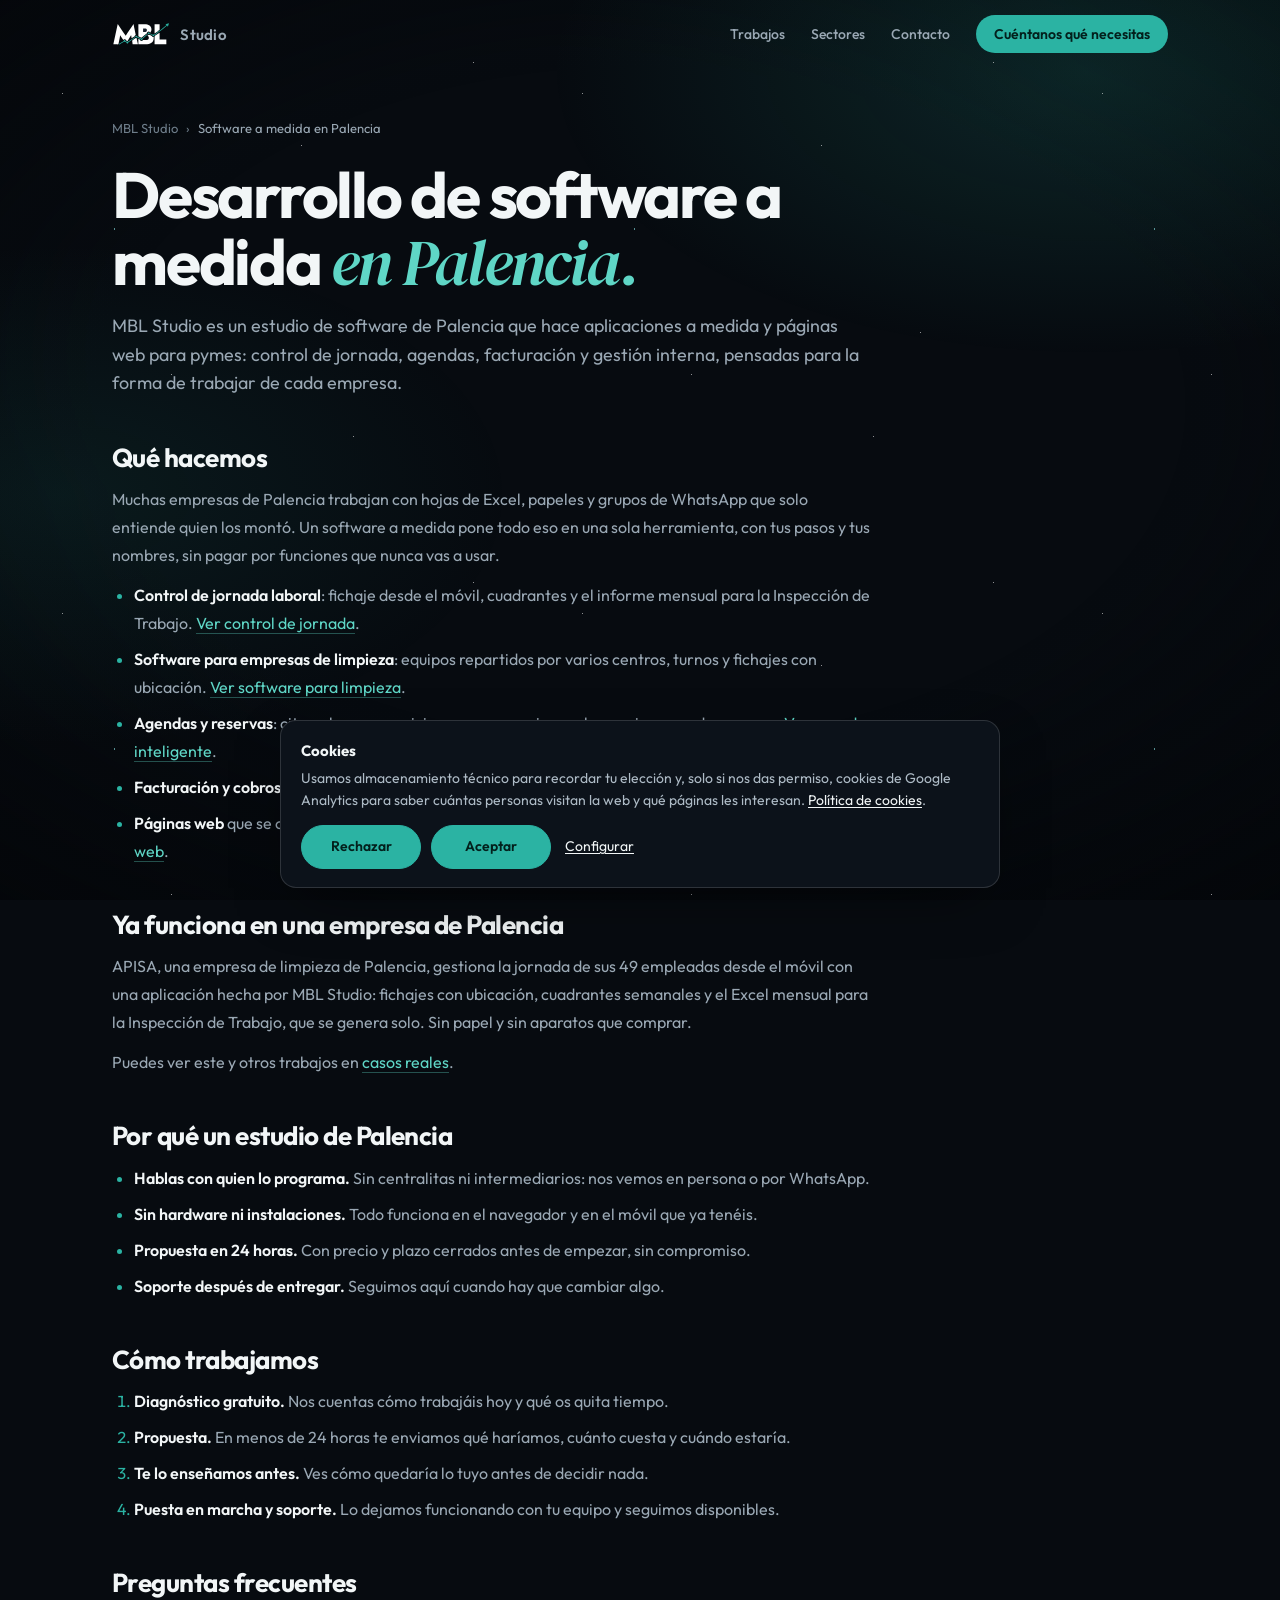
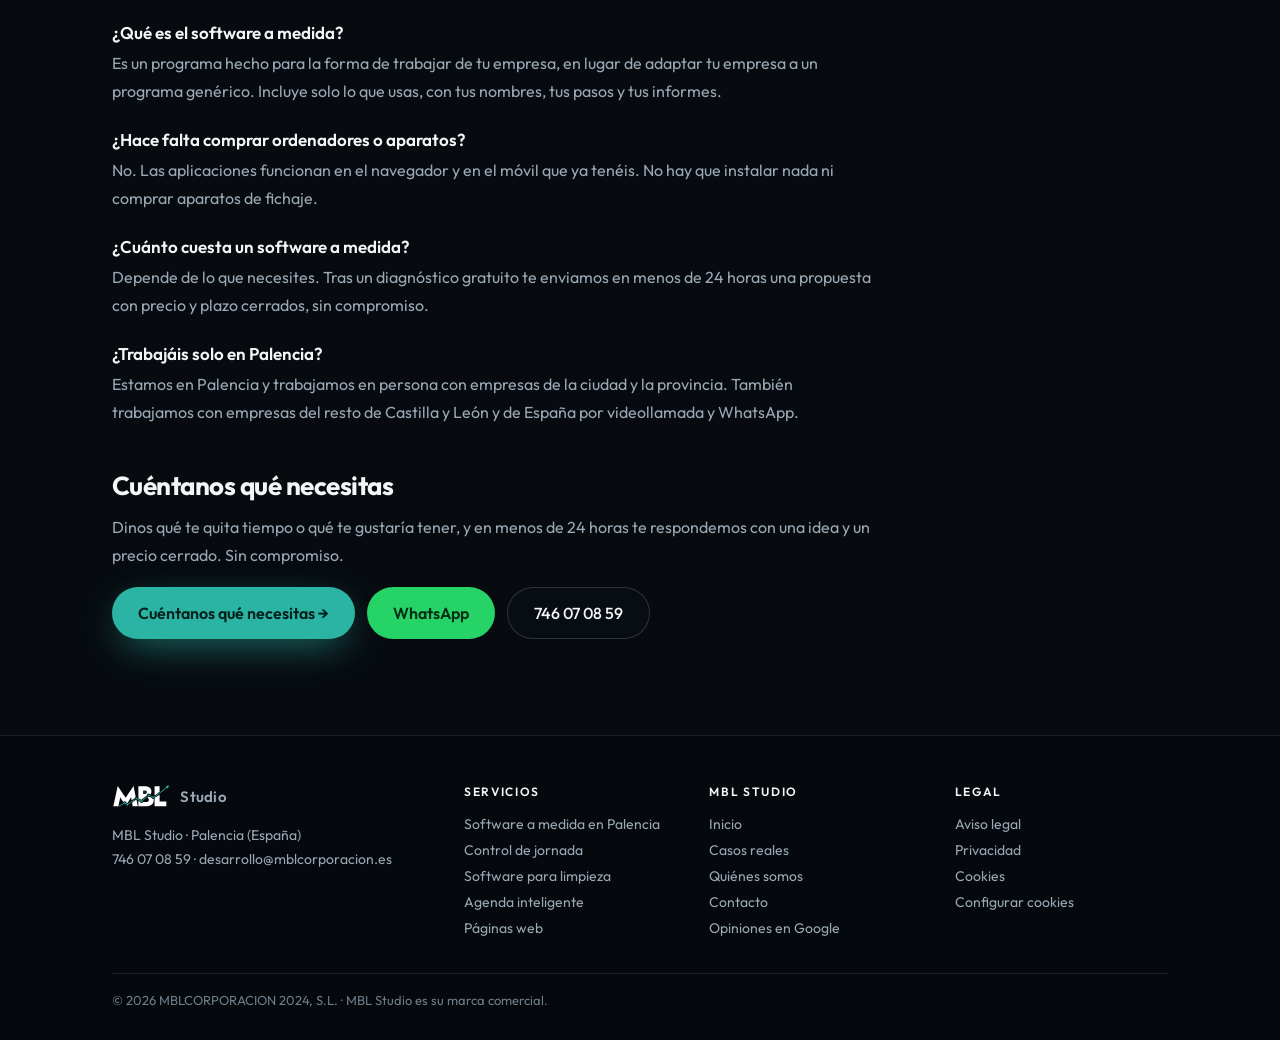
<file: software-a-medida-palencia/index.html>
<!DOCTYPE html>
<html lang="es">
<head>
  <meta charset="UTF-8" />
  <meta name="viewport" content="width=device-width, initial-scale=1.0" />
  <title>Desarrollo de software a medida en Palencia | MBL Studio</title>
  <meta name="description" content="MBL Studio desarrolla software a medida en Palencia: control de jornada, agendas, facturación y gestión para pymes. Equipo local, sin hardware y con propuesta en 24 horas." />
  <link rel="canonical" href="https://mblcorporacion.es/software-a-medida-palencia/" />
  <link rel="icon" type="image/svg+xml" href="/favicon.svg" />
  <link rel="icon" type="image/png" sizes="48x48" href="/favicon-48.png" />
  <link rel="apple-touch-icon" href="/apple-touch-icon.png" />
  <link rel="preconnect" href="https://fonts.googleapis.com">
  <link rel="preconnect" href="https://fonts.gstatic.com" crossorigin>
  <link href="https://fonts.googleapis.com/css2?family=Outfit:wght@400;500;600;700;800;900&family=DM+Serif+Display:ital@0;1&display=swap" rel="stylesheet">
  <meta property="og:type" content="website" />
  <meta property="og:url" content="https://mblcorporacion.es/software-a-medida-palencia/" />
  <meta property="og:title" content="Desarrollo de software a medida en Palencia | MBL Studio" />
  <meta property="og:description" content="Software a medida para pymes de Palencia: control de jornada, agendas, facturación y gestión. Equipo local, sin hardware y con propuesta en 24 horas." />
  <meta property="og:image" content="https://mblcorporacion.es/og-image.png" />
  <meta property="og:locale" content="es_ES" />
  <meta property="og:site_name" content="MBL Studio" />
  <script type="application/ld+json">
  {
    "@context": "https://schema.org",
    "@type": "BreadcrumbList",
    "itemListElement": [
      { "@type": "ListItem", "position": 1, "name": "MBL Studio", "item": "https://mblcorporacion.es/" },
      { "@type": "ListItem", "position": 2, "name": "Software a medida en Palencia", "item": "https://mblcorporacion.es/software-a-medida-palencia/" }
    ]
  }
  </script>
  <script type="application/ld+json">
  {
    "@context": "https://schema.org",
    "@type": "Service",
    "name": "Desarrollo de software a medida en Palencia",
    "serviceType": "Desarrollo de software a medida",
    "url": "https://mblcorporacion.es/software-a-medida-palencia/",
    "provider": { "@id": "https://mblcorporacion.es/#organizacion", "name": "MBL Studio" },
    "areaServed": [
      { "@type": "City", "name": "Palencia" },
      { "@type": "AdministrativeArea", "name": "Castilla y León" }
    ]
  }
  </script>
  <script type="application/ld+json">
  {
    "@context": "https://schema.org",
    "@type": "FAQPage",
    "mainEntity": [
      {
        "@type": "Question",
        "name": "¿Qué es el software a medida?",
        "acceptedAnswer": { "@type": "Answer", "text": "Es un programa hecho para la forma de trabajar de tu empresa, en lugar de adaptar tu empresa a un programa genérico. Incluye solo lo que usas, con tus nombres, tus pasos y tus informes." }
      },
      {
        "@type": "Question",
        "name": "¿Hace falta comprar ordenadores o aparatos?",
        "acceptedAnswer": { "@type": "Answer", "text": "No. Las aplicaciones de MBL Studio funcionan en el navegador y en el móvil que ya tenéis. No hay que instalar nada ni comprar aparatos de fichaje." }
      },
      {
        "@type": "Question",
        "name": "¿Cuánto cuesta un software a medida?",
        "acceptedAnswer": { "@type": "Answer", "text": "Depende de lo que necesites. Tras un diagnóstico gratuito te enviamos en menos de 24 horas una propuesta con precio y plazo cerrados, sin compromiso." }
      },
      {
        "@type": "Question",
        "name": "¿Trabajáis solo en Palencia?",
        "acceptedAnswer": { "@type": "Answer", "text": "Estamos en Palencia y trabajamos en persona con empresas de la ciudad y la provincia. También trabajamos con empresas del resto de Castilla y León y de España por videollamada y WhatsApp." }
      }
    ]
  }
  </script>
  <link rel="stylesheet" href="/assets/simple-page.css" />
  <!-- Cookie consent: loads Google Analytics only after the visitor accepts -->
  <script src="/assets/consent.js" defer></script>
</head>
<body>
  <template id="logo-flat">
<svg xmlns="http://www.w3.org/2000/svg" viewBox="146 669 1748 720"><path transform="translate(0,0)" fill="#FFFFFF" d="M 317.549 728.538 C 320.137 730.715 335.297 753.968 338.298 758.431 L 387.512 831.441 C 443.695 914.794 502.326 998.227 557.719 1081.88 C 595.641 1025.55 633.079 968.885 670.031 911.908 C 687.304 885.744 705.41 859.296 723.099 833.349 C 746.247 799.396 769.577 762.195 793.578 729.151 C 795.287 743.947 799.286 763.363 802.035 778.3 C 807.042 806.438 812.461 834.501 818.292 862.48 L 858.501 1057.11 C 836.728 1066.08 827.584 1075.46 825.517 1099.5 C 803.991 1116.1 758.661 1143.42 734.681 1158.05 L 720.785 1064.11 C 718.135 1067.71 715.419 1071.79 712.844 1075.49 L 607.855 1243.26 C 596.48 1238.28 582.928 1230.96 571.153 1225.44 C 567.413 1216.93 563.953 1210.47 557.303 1203.86 C 548.059 1194.53 535.407 1189.38 522.273 1189.59 C 504.937 1189.98 494.334 1198.44 483.067 1210.04 C 475.05 1199.36 467.062 1185.63 459.88 1174.19 C 446.131 1152.33 432.508 1130.38 419.011 1108.36 C 411.539 1096.25 401.765 1079.58 392.947 1068.76 C 387.032 1091.33 381.861 1123.01 377.095 1146.79 L 352.274 1266.21 C 347.193 1290.87 343.005 1315.41 337.218 1339.93 C 321.453 1340.7 300.28 1340.07 284.176 1340.04 L 186.484 1340.07 L 317.549 728.538 z"/>
<path transform="translate(0,0)" fill="#FFFFFF" d="M 937.249 736.844 L 1073.4 736.899 C 1092.35 736.883 1111.44 736.858 1130.38 736.869 C 1232.82 736.934 1336.27 783.304 1329.27 901.532 C 1327.59 934.771 1312.7 965.961 1287.91 988.166 C 1275.17 966.165 1258.57 952.547 1230.89 958.79 C 1215.89 962.172 1207.22 972.015 1199.65 984.729 C 1196.75 991.26 1195.58 995.874 1194.97 1002.95 C 1182.82 1012.31 1169.59 1024.2 1157.64 1034.11 C 1114.54 1069.84 1073.67 1107.85 1031.41 1144.68 C 1022.3 1139.41 1002.35 1131.07 992.052 1126.35 C 973.768 1117.83 955.649 1108.97 937.704 1099.76 L 937.249 736.844 z"/>
<path transform="translate(0,0)" fill="#1B2430" d="M 1083.37 862.501 C 1112.07 862.045 1163.27 856.11 1183.14 881.252 C 1201.7 904.738 1198.19 938.209 1174.56 957.831 C 1155.65 972.443 1138.7 971.324 1116.24 971.258 L 1079.51 971.086 C 1079.16 959.642 1078.34 868.206 1080.15 863.288 L 1083.37 862.501 z"/>
<path transform="translate(0,0)" fill="#FFFFFF" d="M 1572.06 988.782 L 1572.86 989.474 C 1574.38 994.735 1573.4 1032.47 1573.43 1039.89 L 1573.95 1197.19 C 1640.92 1198.07 1709.53 1197.34 1776.6 1197.24 C 1775.84 1243.83 1776.71 1293.1 1776.82 1339.91 L 1630.5 1340 L 1423.02 1339.91 L 1423.09 1106.61 C 1430.4 1097.39 1431.65 1096.29 1434.27 1084.97 C 1480.51 1053.12 1526.87 1022.09 1572.06 988.782 z"/>
<path transform="translate(0,0)" fill="#FFFFFF" d="M 1262.1 1051.18 C 1267.04 1050.72 1332.85 1081.56 1341.22 1085.49 C 1352.18 1109.63 1369.24 1123.61 1397.21 1120.25 L 1397.35 1135.65 C 1397.6 1187.88 1391.1 1240.26 1351.44 1278.8 C 1282.32 1345.94 1190.89 1340.04 1102.77 1340.01 L 968.5 1340.08 L 937.745 1340.2 L 937.005 1173.92 L 987.68 1198.13 C 997.439 1246.04 1057.01 1249.68 1076.87 1206.54 C 1096.02 1205.22 1131.85 1205.16 1152.58 1206.32 C 1205.38 1209.29 1267.15 1190.06 1249.64 1123.03 C 1243.5 1099.53 1229.76 1091.17 1208.64 1079.63 L 1238.25 1055.36 C 1247.86 1054.99 1253.11 1054.32 1262.1 1051.18 z"/>
<path transform="translate(0,0)" fill="#FFFFFF" d="M 1423.25 736.988 L 1573.93 737.064 L 1573.74 904.915 C 1557 919.785 1531.21 939.753 1513.02 952.176 C 1483.44 973.38 1453.19 992.791 1423.27 1013.48 L 1423.25 736.988 z"/>
<path transform="translate(0,0)" fill="#FFFFFF" d="M 877.397 1151.5 L 881.058 1151.14 C 881.564 1151.49 882.071 1151.84 882.578 1152.19 C 895.413 1202.41 910.776 1293.56 923.64 1339.96 L 797.5 1339.91 L 764.317 1339.93 C 761.816 1307.82 753.984 1260.74 749.688 1228.14 C 778.344 1205.55 831.324 1172.09 864.119 1152.27 C 865.325 1151.55 875.134 1151.52 877.397 1151.5 z"/>
<path transform="translate(0,0)" fill="#2BB3A3" d="M 1851.02 709.159 C 1853.02 708.754 1852.01 708.685 1854.06 709.516 C 1854.03 718.202 1827.25 801.011 1823.43 813.059 C 1816.95 804.332 1807.3 786.324 1799.75 775.194 C 1775.11 793.797 1750.51 815.63 1726.75 835.65 C 1692.92 863.935 1658.92 892.003 1624.73 919.852 C 1578.45 957.279 1527.85 992.64 1478.93 1026.39 C 1458.42 1040.55 1437.16 1056.54 1416.67 1070.14 L 1415.72 1073.63 C 1407.2 1105.48 1367.92 1106.97 1361.96 1070.92 C 1352.59 1065.61 1337.5 1059.28 1327.41 1054.76 C 1305.39 1045.1 1283.49 1035.17 1261.72 1024.97 C 1249.66 1031.63 1241.12 1034.07 1228.6 1027.1 C 1217.64 1018.96 1213.35 1005.63 1220.66 993.466 C 1224.38 987.304 1230.42 982.889 1237.42 981.205 C 1255.24 976.88 1265.89 989.524 1269.6 1005.54 C 1301.18 1020.57 1340.09 1036.6 1372.6 1050.8 C 1383.86 1044.15 1394.42 1045.21 1405.03 1052.14 C 1422.85 1043.61 1438.62 1030.38 1454.96 1019.42 C 1571.2 941.441 1675.7 849.151 1783.86 760.704 C 1772.88 751.787 1761.96 742.799 1751.1 733.742 C 1784.48 725.218 1817.53 718.082 1851.02 709.159 z"/>
<path transform="translate(0,0)" fill="#2BB3A3" d="M 829.544 1124.99 C 831.803 1126.56 835.552 1133.36 843.187 1138.94 C 773.226 1182.64 700.153 1234.48 631.968 1281.68 C 632.943 1298.34 626.987 1310.94 609.09 1312.36 C 590.647 1313.82 581.335 1299.25 580.997 1282.91 L 540.127 1258.59 C 528.974 1266.55 519.646 1266.19 509.031 1257.99 C 492.907 1266.55 470.054 1281.83 454.164 1291.78 C 428.284 1307.97 400.856 1324.7 375.503 1341.57 C 359.737 1348.51 352.763 1329.68 362.212 1323.39 C 395.332 1301.3 430.295 1280.96 464.569 1260.59 C 475.365 1254.17 488.474 1247.73 497.53 1239.1 C 498.931 1232.07 499.564 1227.32 504.422 1221.51 C 513.606 1210.53 532.21 1209.25 542.415 1219.55 C 548.564 1225.76 549.143 1230.51 549.05 1238.98 C 562.635 1245.52 579.705 1256.11 593.695 1263.54 C 603.579 1261.26 610.113 1261.09 619.531 1264.8 C 651.959 1244.91 682.506 1217.96 714.492 1198.02 C 751.087 1175.21 791.14 1143.97 829.544 1124.99 z"/>
<path transform="translate(0,0)" fill="#2BB3A3" d="M 1201.38 1026.75 C 1204.55 1027.76 1211.21 1037.09 1215.98 1041.5 C 1201.97 1056.48 1176.96 1076.01 1160.71 1090.34 L 1058.78 1181.61 C 1059.23 1191.57 1060.12 1198.57 1052.63 1206.67 C 1047.79 1211.81 1041.08 1214.79 1034.02 1214.93 C 1027.2 1215.13 1020.62 1212.45 1015.88 1207.55 C 1009.13 1200.61 1008.02 1193.39 1008.37 1184.23 C 967.752 1163.43 928.751 1146.16 888.095 1123.86 C 879.169 1129.07 876.173 1130.87 866.138 1129.29 C 827.186 1114.81 849.87 1064.52 885.704 1082.88 C 896.487 1087.21 892.387 1102.14 899.977 1106.19 C 939.377 1127.22 981.147 1144.64 1020.54 1165.69 C 1030.66 1162.58 1033.97 1161.87 1043.68 1165.61 C 1064.12 1146.03 1088.17 1125.85 1109.34 1106.75 C 1139.42 1079.61 1169.88 1052.18 1201.38 1026.75 z"/></svg>
  </template>
  <div class="space" aria-hidden="true"></div>

  <header id="top">
    <div class="container">
      <div class="nav-inner">
        <a class="brand" href="/" aria-label="MBL Studio">
          <span class="brand-logo" data-logo></span>
          <span class="brand-name">Studio</span>
        </a>
        <nav>
          <a class="nav-link" href="/#escaparate">Trabajos</a>
          <a class="nav-link" href="/#sectores">Sectores</a>
          <a class="nav-link" href="/contacto/">Contacto</a>
          <a class="nav-cta" href="/diagnostico/">Cuéntanos qué necesitas</a>
        </nav>
      </div>
    </div>
  </header>

<div class="breadcrumb">
  <div class="container">
    <div class="breadcrumb-inner">
      <a href="/">MBL Studio</a>
      <span class="breadcrumb-sep">›</span>
      <span class="breadcrumb-current">Software a medida en Palencia</span>
    </div>
  </div>
</div>

<main class="page">
  <div class="container">
    <div class="page-inner">
      <h1>Desarrollo de software a medida <em>en Palencia.</em></h1>
      <p class="lead">MBL Studio es un estudio de software de Palencia que hace aplicaciones a medida y páginas web para pymes: control de jornada, agendas, facturación y gestión interna, pensadas para la forma de trabajar de cada empresa.</p>

      <h2>Qué hacemos</h2>
      <p>Muchas empresas de Palencia trabajan con hojas de Excel, papeles y grupos de WhatsApp que solo entiende quien los montó. Un software a medida pone todo eso en una sola herramienta, con tus pasos y tus nombres, sin pagar por funciones que nunca vas a usar.</p>
      <ul>
        <li><strong>Control de jornada laboral</strong>: fichaje desde el móvil, cuadrantes y el informe mensual para la Inspección de Trabajo. <a href="/control-jornada/">Ver control de jornada</a>.</li>
        <li><strong>Software para empresas de limpieza</strong>: equipos repartidos por varios centros, turnos y fichajes con ubicación. <a href="/empresas-limpieza/">Ver software para limpieza</a>.</li>
        <li><strong>Agendas y reservas</strong>: citas, clases o servicios que se organizan solos y avisan a cada persona. <a href="/agenda-inteligente/">Ver agenda inteligente</a>.</li>
        <li><strong>Facturación y cobros</strong>: facturas, recibos y avisos de pago sin perseguir a nadie.</li>
        <li><strong>Páginas web</strong> que se cargan rápido y están preparadas para Google desde el primer día. <a href="/pagina-web/">Ver páginas web</a>.</li>
      </ul>

      <h2>Ya funciona en una empresa de Palencia</h2>
      <p>APISA, una empresa de limpieza de Palencia, gestiona la jornada de sus 49 empleadas desde el móvil con una aplicación hecha por MBL Studio: fichajes con ubicación, cuadrantes semanales y el Excel mensual para la Inspección de Trabajo, que se genera solo. Sin papel y sin aparatos que comprar.</p>
      <p>Puedes ver este y otros trabajos en <a href="/casos/">casos reales</a>.</p>

      <h2>Por qué un estudio de Palencia</h2>
      <ul>
        <li><strong>Hablas con quien lo programa.</strong> Sin centralitas ni intermediarios: nos vemos en persona o por WhatsApp.</li>
        <li><strong>Sin hardware ni instalaciones.</strong> Todo funciona en el navegador y en el móvil que ya tenéis.</li>
        <li><strong>Propuesta en 24 horas.</strong> Con precio y plazo cerrados antes de empezar, sin compromiso.</li>
        <li><strong>Soporte después de entregar.</strong> Seguimos aquí cuando hay que cambiar algo.</li>
      </ul>

      <h2>Cómo trabajamos</h2>
      <ol>
        <li><strong>Diagnóstico gratuito.</strong> Nos cuentas cómo trabajáis hoy y qué os quita tiempo.</li>
        <li><strong>Propuesta.</strong> En menos de 24 horas te enviamos qué haríamos, cuánto cuesta y cuándo estaría.</li>
        <li><strong>Te lo enseñamos antes.</strong> Ves cómo quedaría lo tuyo antes de decidir nada.</li>
        <li><strong>Puesta en marcha y soporte.</strong> Lo dejamos funcionando con tu equipo y seguimos disponibles.</li>
      </ol>

      <h2>Preguntas frecuentes</h2>
      <h3>¿Qué es el software a medida?</h3>
      <p>Es un programa hecho para la forma de trabajar de tu empresa, en lugar de adaptar tu empresa a un programa genérico. Incluye solo lo que usas, con tus nombres, tus pasos y tus informes.</p>
      <h3>¿Hace falta comprar ordenadores o aparatos?</h3>
      <p>No. Las aplicaciones funcionan en el navegador y en el móvil que ya tenéis. No hay que instalar nada ni comprar aparatos de fichaje.</p>
      <h3>¿Cuánto cuesta un software a medida?</h3>
      <p>Depende de lo que necesites. Tras un diagnóstico gratuito te enviamos en menos de 24 horas una propuesta con precio y plazo cerrados, sin compromiso.</p>
      <h3>¿Trabajáis solo en Palencia?</h3>
      <p>Estamos en Palencia y trabajamos en persona con empresas de la ciudad y la provincia. También trabajamos con empresas del resto de Castilla y León y de España por videollamada y WhatsApp.</p>

      <h2>Cuéntanos qué necesitas</h2>
      <p>Dinos qué te quita tiempo o qué te gustaría tener, y en menos de 24 horas te respondemos con una idea y un precio cerrado. Sin compromiso.</p>
      <div class="actions">
        <a class="btn-primary" href="https://landing.mblcorporacion.es/diagnostico/?utm_source=web&utm_medium=organico&utm_campaign=software-palencia">Cuéntanos qué necesitas →</a>
        <a class="btn-wa" href="https://wa.me/34746070859" target="_blank" rel="noopener" data-wa>WhatsApp</a>
        <a class="btn-secondary" href="tel:+34746070859">746 07 08 59</a>
      </div>
    </div>
  </div>
</main>

<footer>
  <div class="container">
    <div class="footer-grid">
      <div class="footer-about">
        <a class="brand" href="/" aria-label="MBL Studio"><span class="brand-logo" data-logo></span><span class="brand-name">Studio</span></a>
        <address class="footer-nap">MBL Studio · Palencia (España)<br><a href="tel:+34746070859">746 07 08 59</a> · <a href="mailto:desarrollo@mblcorporacion.es">desarrollo@mblcorporacion.es</a></address>
      </div>
      <div class="footer-col">
        <p class="footer-title">Servicios</p>
        <a href="/software-a-medida-palencia/">Software a medida en Palencia</a>
        <a href="/control-jornada/">Control de jornada</a>
        <a href="/empresas-limpieza/">Software para limpieza</a>
        <a href="/agenda-inteligente/">Agenda inteligente</a>
        <a href="/pagina-web/">Páginas web</a>
      </div>
      <div class="footer-col">
        <p class="footer-title">MBL Studio</p>
        <a href="/">Inicio</a>
        <a href="/casos/">Casos reales</a>
        <a href="/quienes-somos/">Quiénes somos</a>
        <a href="/contacto/">Contacto</a>
        <a href="https://share.google/ra83VbyMqOb64w9Xh" target="_blank" rel="noopener">Opiniones en Google</a>
      </div>
      <div class="footer-col">
        <p class="footer-title">Legal</p>
        <a href="/aviso-legal/">Aviso legal</a>
        <a href="/privacidad/">Privacidad</a>
        <a href="/cookies/">Cookies</a>
        <a href="#" data-consent-open>Configurar cookies</a>
      </div>
    </div>
    <p class="footer-bottom">© 2026 MBLCORPORACION 2024, S.L. · MBL Studio es su marca comercial.</p>
  </div>
</footer>

<script>
  // WhatsApp taps count as contacts in Analytics (only if the visitor accepted analytics)
  document.querySelectorAll('[data-wa]').forEach(a => a.addEventListener('click', () => {
    if (window.gtag) gtag('event', 'contact', { method: 'whatsapp', page: 'software-palencia' });
  }));
</script>

  <script>
    // Logo and header background on scroll (same as the home)
    const flatLogo = document.getElementById('logo-flat').innerHTML;
    document.querySelectorAll('[data-logo]').forEach(el => { el.innerHTML = flatLogo; });
    const header = document.getElementById('top');
    const onScroll = () => header.classList.toggle('scrolled', scrollY > 20);
    addEventListener('scroll', onScroll, { passive: true }); onScroll();
  </script>
</body>
</html>
</file>
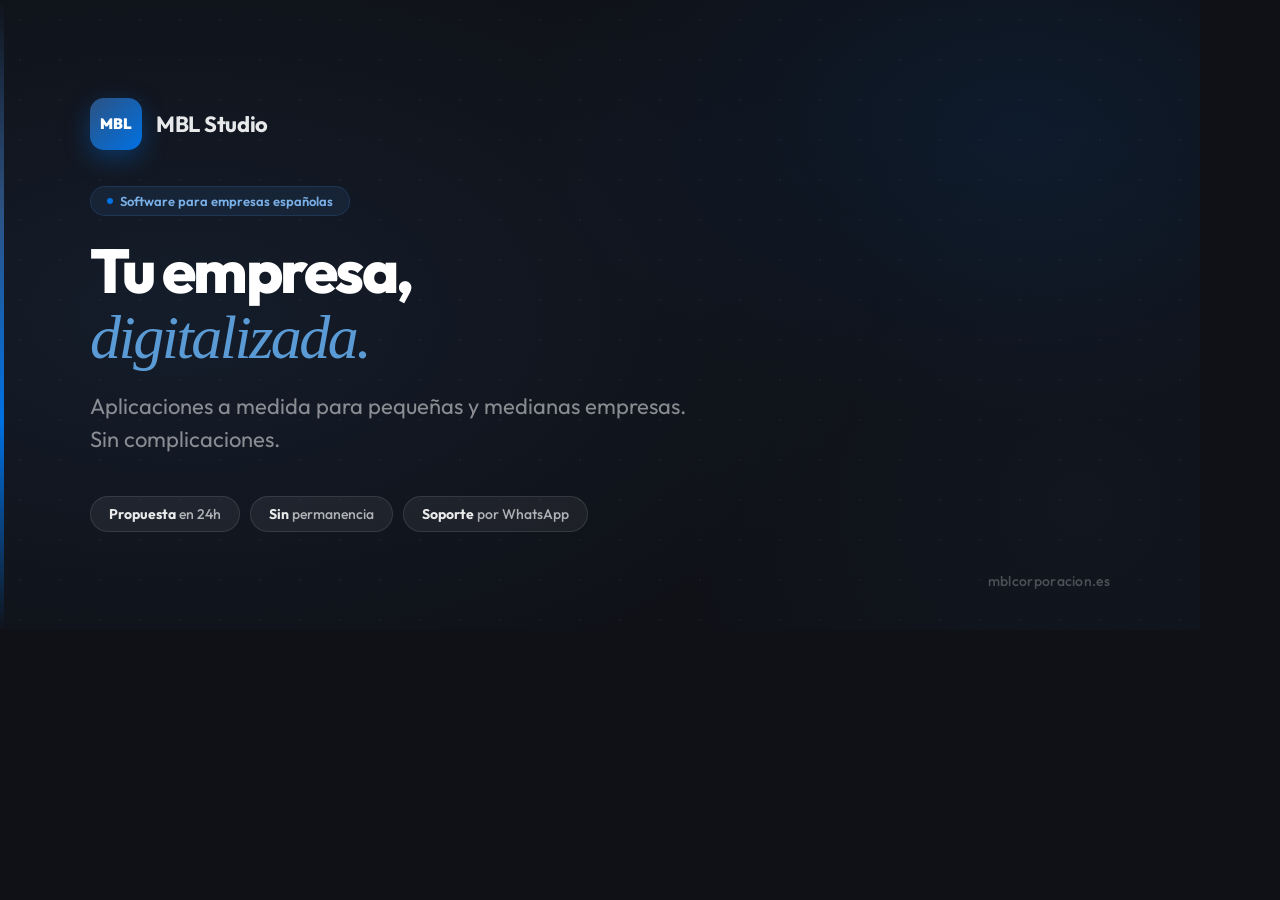
<file: og-image.html>
<!DOCTYPE html>
<html lang="es">
<head>
<meta charset="UTF-8">
<meta name="viewport" content="width=1200">
<meta name="robots" content="noindex">
<style>
  * { margin: 0; padding: 0; box-sizing: border-box; }
  body {
    width: 1200px;
    height: 630px;
    overflow: hidden;
    font-family: 'Outfit', -apple-system, BlinkMacSystemFont, 'Segoe UI', sans-serif;
    background: #0f1117;
    display: flex;
    align-items: center;
    justify-content: center;
    position: relative;
  }

  /* Fondo con gradientes sutiles */
  .bg-glow {
    position: absolute;
    inset: 0;
    background:
      radial-gradient(ellipse 700px 400px at 15% 50%, rgba(44,82,130,0.18), transparent),
      radial-gradient(ellipse 500px 300px at 85% 20%, rgba(0,113,227,0.10), transparent),
      radial-gradient(ellipse 400px 400px at 90% 80%, rgba(44,82,130,0.08), transparent);
  }

  /* Grid de puntos de fondo */
  .bg-dots {
    position: absolute;
    inset: 0;
    background-image: radial-gradient(circle, rgba(255,255,255,0.04) 1px, transparent 1px);
    background-size: 40px 40px;
  }

  /* Línea de acento izquierda */
  .accent-line {
    position: absolute;
    left: 0; top: 0; bottom: 0;
    width: 4px;
    background: linear-gradient(180deg, transparent, #2c5282, #0071e3, transparent);
  }

  .content {
    position: relative;
    z-index: 1;
    padding: 0 90px;
    width: 100%;
  }

  .logo-row {
    display: flex;
    align-items: center;
    gap: 14px;
    margin-bottom: 36px;
  }

  .logo-mark {
    width: 52px;
    height: 52px;
    border-radius: 14px;
    background: linear-gradient(135deg, #2c5282 0%, #0071e3 100%);
    display: flex;
    align-items: center;
    justify-content: center;
    box-shadow: 0 8px 24px rgba(0,113,227,0.35);
  }

  .logo-mark span {
    font-size: 15px;
    font-weight: 900;
    color: white;
    letter-spacing: -0.3px;
  }

  .logo-name {
    font-size: 22px;
    font-weight: 700;
    color: rgba(255,255,255,0.9);
    letter-spacing: -0.3px;
  }

  .badge {
    display: inline-flex;
    align-items: center;
    gap: 7px;
    background: rgba(44,82,130,0.2);
    border: 1px solid rgba(44,82,130,0.4);
    border-radius: 999px;
    padding: 6px 16px;
    font-size: 13px;
    font-weight: 600;
    color: #7ab0e8;
    margin-bottom: 22px;
  }

  .badge-dot {
    width: 6px;
    height: 6px;
    border-radius: 50%;
    background: #0071e3;
  }

  h1 {
    font-size: 62px;
    font-weight: 800;
    color: white;
    line-height: 1.05;
    letter-spacing: -2.5px;
    margin-bottom: 20px;
  }

  h1 em {
    font-style: italic;
    font-family: Georgia, 'Times New Roman', serif;
    font-weight: 400;
    color: #5b9bd5;
  }

  .sub {
    font-size: 22px;
    color: rgba(255,255,255,0.5);
    font-weight: 400;
    line-height: 1.5;
    max-width: 600px;
    margin-bottom: 40px;
  }

  .pills {
    display: flex;
    gap: 10px;
    flex-wrap: wrap;
  }

  .pill {
    background: rgba(255,255,255,0.06);
    border: 1px solid rgba(255,255,255,0.1);
    border-radius: 999px;
    padding: 8px 18px;
    font-size: 14px;
    font-weight: 500;
    color: rgba(255,255,255,0.65);
  }

  .pill strong {
    color: rgba(255,255,255,0.9);
    font-weight: 700;
  }

  .domain {
    position: absolute;
    bottom: 40px;
    right: 90px;
    font-size: 14px;
    color: rgba(255,255,255,0.25);
    font-weight: 500;
    letter-spacing: 0.3px;
  }
</style>
<link href="https://fonts.googleapis.com/css2?family=Outfit:wght@400;500;600;700;800;900&display=swap" rel="stylesheet">
</head>
<body>
  <div class="bg-glow"></div>
  <div class="bg-dots"></div>
  <div class="accent-line"></div>

  <div class="content">
    <div class="logo-row">
      <div class="logo-mark"><span>MBL</span></div>
      <span class="logo-name">MBL Studio</span>
    </div>

    <div class="badge">
      <span class="badge-dot"></span>
      Software para empresas españolas
    </div>

    <h1>Tu empresa,<br><em>digitalizada.</em></h1>

    <p class="sub">Aplicaciones a medida para pequeñas y medianas empresas. Sin complicaciones.</p>

    <div class="pills">
      <div class="pill"><strong>Propuesta</strong> en 24h</div>
      <div class="pill"><strong>Sin</strong> permanencia</div>
      <div class="pill"><strong>Soporte</strong> por WhatsApp</div>
    </div>
  </div>

  <div class="domain">mblcorporacion.es</div>
</body>
</html>
</file>
<file: assets/simple-page.css>
/* Shared styles for the simple text pages (contacto, aviso legal, privacidad, cookies,
   software a medida en Palencia). Same dark look as the home and /casos/:
   space background, glass cards, teal accents, same header and footer. */
:root {
  --bg: #070B10;
  --ink: #F2F6F7;
  --muted: #9AA8B4;
  --soft: #6E7D8A;
  --teal: #2BB3A3;
  --teal-2: #5FD6C6;
  --glass: rgba(12, 18, 26, .62);
  --line: rgba(255, 255, 255, .09);
  --radius: 20px;
  --font: 'Outfit', system-ui, sans-serif;
  --serif: 'DM Serif Display', Georgia, serif;
}
*, *::before, *::after { box-sizing: border-box; margin: 0; padding: 0; }
html { scroll-behavior: smooth; scroll-padding-top: 90px; }
body { font-family: var(--font); background: var(--bg); color: var(--ink); overflow-x: hidden; -webkit-font-smoothing: antialiased; }
.container { max-width: 1120px; margin: 0 auto; padding: 0 clamp(16px, 4vw, 32px); }

/* Space background: soft teal glows and a few stars, fixed behind the page */
.space { position: fixed; inset: 0; z-index: 0; pointer-events: none;
  background:
    radial-gradient(ellipse 60% 45% at 85% 8%, rgba(43, 179, 163, .16), transparent 70%),
    radial-gradient(ellipse 50% 40% at 5% 55%, rgba(43, 179, 163, .09), transparent 70%),
    radial-gradient(ellipse 85% 75% at 50% 45%, transparent 50%, rgba(3, 5, 8, .85) 100%); }
.space::before { content: ""; position: absolute; inset: 0; opacity: .55;
  background-image:
    radial-gradient(1px 1px at 12% 18%, #fff 50%, transparent 51%), radial-gradient(1px 1px at 33% 72%, #fff 50%, transparent 51%),
    radial-gradient(1px 1px at 58% 28%, #fff 50%, transparent 51%), radial-gradient(1px 1px at 77% 64%, #fff 50%, transparent 51%),
    radial-gradient(1px 1px at 91% 12%, #fff 50%, transparent 51%), radial-gradient(1px 1px at 46% 90%, #9ff 50%, transparent 51%),
    radial-gradient(1.5px 1.5px at 22% 44%, #9ff 50%, transparent 51%), radial-gradient(1px 1px at 68% 84%, #fff 50%, transparent 51%);
  background-size: 520px 520px; }
main, footer, .breadcrumb { position: relative; z-index: 1; }

/* HEADER (same as the home) */
header { position: fixed; top: 0; left: 0; right: 0; z-index: 10; transition: background .3s, border-color .3s; border-bottom: 1px solid transparent; }
header.scrolled { background: rgba(7, 11, 16, .72); backdrop-filter: blur(14px); -webkit-backdrop-filter: blur(14px); border-color: var(--line); }
.nav-inner { display: flex; align-items: center; justify-content: space-between; height: 68px; }
.brand { display: flex; align-items: center; gap: 10px; text-decoration: none; }
.brand-logo svg { height: 24px; width: auto; display: block; }
.brand-name { font-weight: 600; font-size: 15px; color: var(--muted); letter-spacing: .02em; }
nav { display: flex; align-items: center; gap: 26px; }
.nav-link { color: var(--muted); text-decoration: none; font-size: 14px; font-weight: 500; transition: color .2s; }
.nav-link:hover { color: var(--ink); }
.nav-cta { background: var(--teal); color: #03201C; font: 600 14px var(--font); padding: 10px 18px; border-radius: 999px; text-decoration: none; white-space: nowrap; transition: transform .2s, box-shadow .2s; }
.nav-cta:hover { transform: translateY(-1px); box-shadow: 0 8px 28px -8px rgba(43, 179, 163, .8); }

/* BREADCRUMB */
.breadcrumb { padding: 120px 0 0; }
.breadcrumb-inner { display: flex; flex-wrap: wrap; align-items: center; gap: 8px; font-size: 13px; color: var(--soft); }
.breadcrumb-inner a { color: var(--soft); text-decoration: none; }
.breadcrumb-inner a:hover { color: var(--teal-2); }
.breadcrumb-current { color: var(--muted); }

/* TEXT PAGE */
.page { padding: 26px 0 96px; }
.page-inner { max-width: 760px; }
.page h1 { font-size: clamp(36px, 5.4vw, 64px); font-weight: 700; letter-spacing: -.035em; line-height: 1.04; margin-bottom: 16px; }
.page h1 em { font-family: var(--serif); font-style: italic; font-weight: 400; color: var(--teal-2); }
.page .lead { font-size: clamp(17px, 1.4vw, 20px); color: var(--muted); line-height: 1.6; margin-bottom: 8px; }
.page .updated { font-size: 14px; color: var(--soft); margin-bottom: 30px; }
.page h2 { font-size: clamp(22px, 2.2vw, 26px); font-weight: 700; letter-spacing: -.02em; line-height: 1.2; margin: 44px 0 12px; color: var(--ink); }
.page h3 { font-size: 17px; font-weight: 600; margin: 24px 0 6px; color: var(--ink); }
.page p, .page li { font-size: 16px; line-height: 1.75; color: var(--muted); }
.page p + p { margin-top: 12px; }
.page ul, .page ol { padding-left: 22px; margin: 12px 0; }
.page li + li { margin-top: 8px; }
.page li::marker { color: var(--teal); }
.page a { color: var(--teal-2); text-decoration: none; border-bottom: 1px solid rgba(95, 214, 198, .35); transition: border-color .2s; }
.page a:hover { border-color: var(--teal-2); }
.page strong { color: var(--ink); font-weight: 600; }
.page em { color: var(--ink); }
.page code { font-size: .9em; color: var(--teal-2); }

/* Glass surfaces: tables, data cards, contact cards */
.table-wrap, .data-card, .contact-card { background: var(--glass); border: 1px solid var(--line); border-radius: var(--radius); backdrop-filter: blur(16px) saturate(120%); -webkit-backdrop-filter: blur(16px) saturate(120%); }
.table-wrap { overflow-x: auto; margin: 16px 0; border-radius: 14px; }
.page table { width: 100%; border-collapse: collapse; font-size: 14px; min-width: 520px; }
.page th, .page td { text-align: left; padding: 12px 14px; border-bottom: 1px solid var(--line); vertical-align: top; line-height: 1.55; color: var(--muted); }
.page th { font-weight: 600; color: var(--ink); background: rgba(43, 179, 163, .08); }
.page tr:last-child td { border-bottom: 0; }
.data-card { padding: 8px 24px; margin: 16px 0; }
.data-card dl { display: grid; grid-template-columns: 170px 1fr; }
.data-card dt, .data-card dd { padding: 12px 0; border-bottom: 1px solid var(--line); font-size: 15px; line-height: 1.55; }
.data-card dt { color: var(--soft); font-weight: 500; padding-right: 16px; }
.data-card dd { color: var(--ink); overflow-wrap: anywhere; }
.data-card dt:last-of-type, .data-card dd:last-of-type { border-bottom: 0; }
.link-button { font: inherit; color: var(--teal-2); background: none; border: 0; padding: 0; cursor: pointer; text-decoration: underline; text-underline-offset: 2px; }

/* CONTACT */
.contact-grid { display: grid; grid-template-columns: repeat(2, 1fr); gap: 14px; margin: 28px 0; }
.contact-card { padding: 22px 24px; }
.page .contact-card .label { font-size: 12px; font-weight: 600; letter-spacing: .16em; text-transform: uppercase; color: var(--teal); margin-bottom: 8px; }
.page .contact-card .value { font-size: 18px; font-weight: 600; color: var(--ink); line-height: 1.4; overflow-wrap: anywhere; }
.page .contact-card .value a { color: var(--ink); border-bottom: 0; }
.page .contact-card .value a:hover { color: var(--teal-2); }
.page .contact-card .hint { font-size: 14px; color: var(--soft); margin-top: 4px; }

/* BUTTONS (same as the home) */
.actions { display: flex; gap: 12px; flex-wrap: wrap; margin-top: 18px; }
.btn-primary, .btn-secondary, .btn-wa { display: inline-flex; align-items: center; gap: 8px; font: 600 16px var(--font); padding: 15px 26px; border-radius: 999px; text-decoration: none; transition: transform .2s, box-shadow .2s, border-color .2s; }
.page .actions a { border-bottom: 0; }
.page .actions .btn-primary, .btn-primary { background: var(--teal); color: #03201C; box-shadow: 0 12px 40px -12px rgba(43, 179, 163, .8); }
.btn-primary:hover { transform: translateY(-2px); box-shadow: 0 16px 50px -10px rgba(43, 179, 163, .95); }
.page .actions .btn-wa, .btn-wa { background: #25D366; color: #052e16; }
.btn-wa:hover { transform: translateY(-2px); }
.page .actions .btn-secondary, .btn-secondary { color: var(--ink); font-weight: 500; border: 1px solid rgba(255, 255, 255, .16); background: rgba(12, 18, 26, .4); }
.page .actions .btn-secondary:hover, .btn-secondary:hover { border-color: rgba(255, 255, 255, .4); }

/* FOOTER (same as the home) */
footer { padding: 48px 0 32px; border-top: 1px solid var(--line); background: rgba(5, 8, 12, .7); backdrop-filter: blur(12px); -webkit-backdrop-filter: blur(12px); }
.footer-grid { display: grid; grid-template-columns: 1.5fr 1fr 1fr 1fr; gap: 32px; }
.footer-nap { font-style: normal; color: var(--muted); font-size: 14px; line-height: 1.7; margin-top: 16px; }
.footer-nap a, .footer-col a { color: var(--muted); text-decoration: none; }
.footer-title { color: var(--ink); font-weight: 600; font-size: 12px; letter-spacing: .14em; text-transform: uppercase; margin-bottom: 12px; }
.footer-col a { display: block; font-size: 14px; padding: 4px 0; }
.footer-nap a:hover, .footer-col a:hover { color: var(--ink); }
.footer-bottom { color: var(--soft); font-size: 13px; margin-top: 32px; padding-top: 18px; border-top: 1px solid var(--line); }

/* CASE STUDIES: screenshots with caption */
.page figure { margin: 18px 0 8px; }
.page figure img { width: 100%; height: auto; display: block; border-radius: 12px; border: 1px solid var(--line); background: #f4f6f7; box-shadow: 0 24px 60px -20px rgba(0, 0, 0, .7); }
.page figcaption { font-size: 13px; color: var(--soft); margin-top: 10px; }

@media (max-width: 760px) {
  .nav-link { display: none; }
  .breadcrumb { padding-top: 96px; }
  .contact-grid { grid-template-columns: 1fr; }
  .data-card { padding: 4px 18px; }
  .data-card dl { grid-template-columns: 1fr; }
  .data-card dt { padding-bottom: 0; border-bottom: 0; }
  .footer-grid { grid-template-columns: 1fr 1fr; }
  .footer-about { grid-column: 1 / -1; }
}
@media (prefers-reduced-motion: reduce) { html { scroll-behavior: auto; } }

/* small phones: room for the header button */
@media (max-width: 380px) { header .brand-name { display: none; } }
</file>
